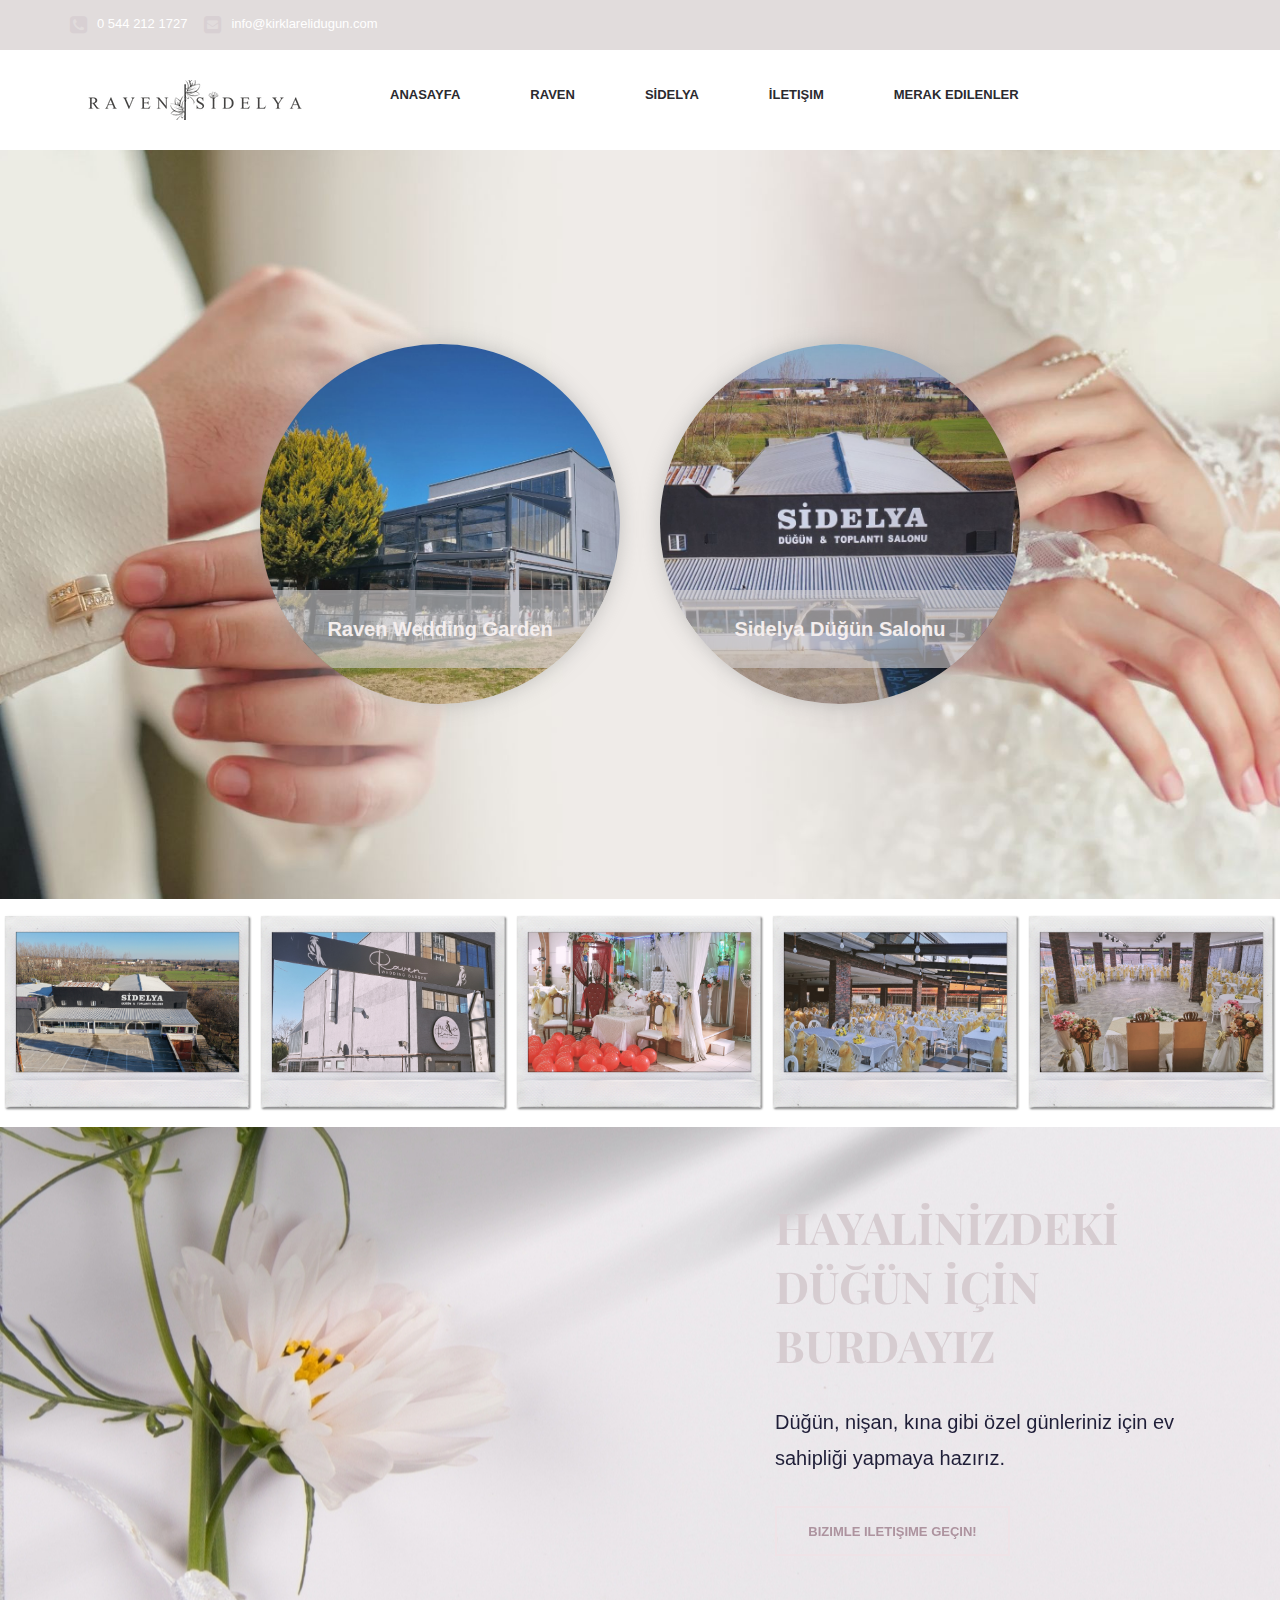
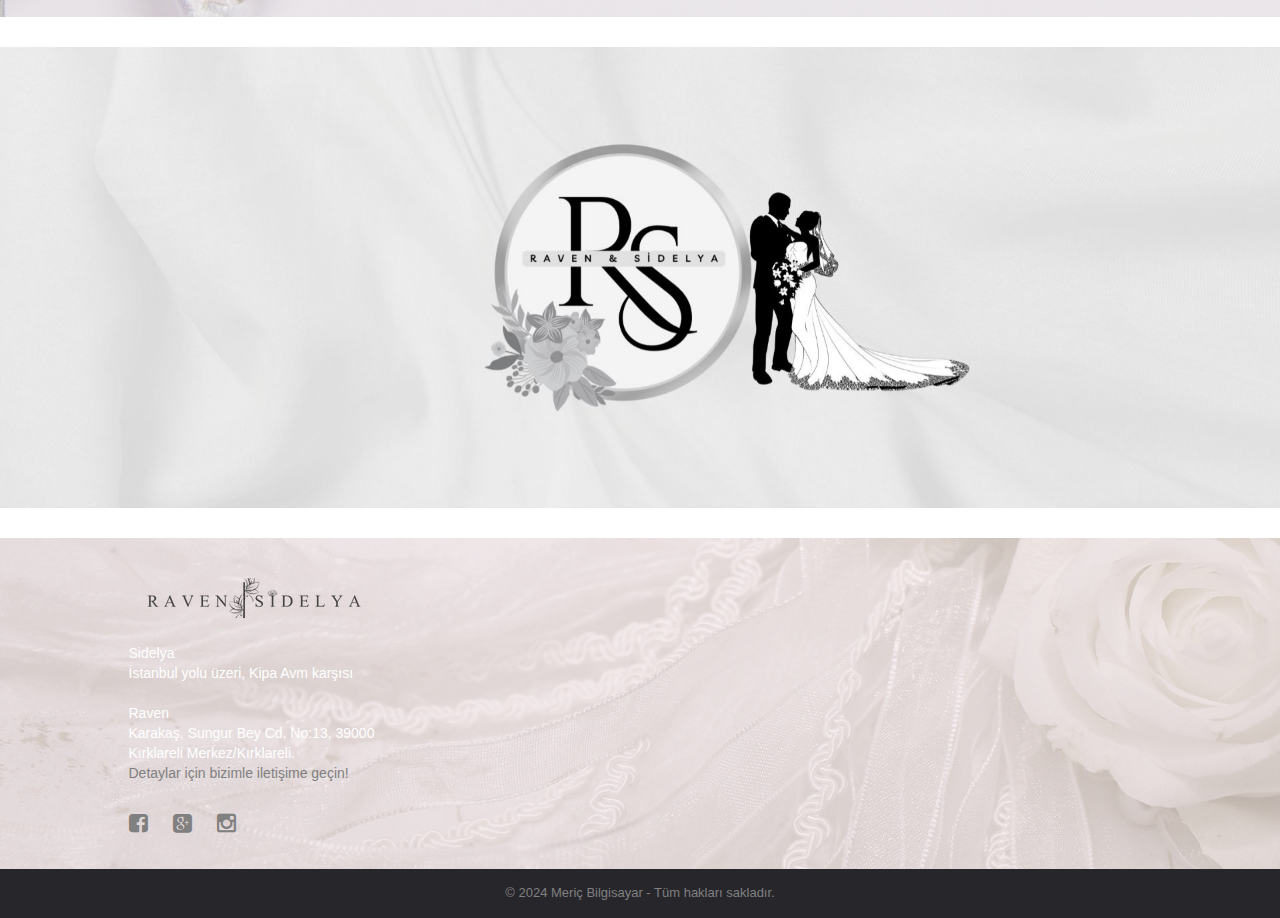
<file: index.html>
<!DOCTYPE html>
<html lang="en">

<head>
    <meta charset="utf-8">
    <meta http-equiv="X-UA-Compatible" content="IE=edge">
    <meta name="viewport" content="width=device-width, initial-scale=1">
    <title>Raven & Sidelya </title>

    <!-- fonts -->
    <link href='http://fonts.googleapis.com/css?family=Raleway:400,300,500,600,700' rel='stylesheet' type='text/css'>
    <link href='http://fonts.googleapis.com/css?family=Roboto+Slab:400,700,300' rel='stylesheet' type='text/css'>
    <link href='http://fonts.googleapis.com/css?family=Playfair+Display:400,700' rel='stylesheet' type='text/css'>
    <link href='font-awesome/css/font-awesome.css' rel='stylesheet' type='text/css'>
    <link href="https://fonts.googleapis.com/css2?family=Roboto:wght@400&family=Playfair+Display:wght@700&display=swap"
        rel="stylesheet">

    <!-- Bootstrap -->
    <link href="css/bootstrap.min.css" rel="stylesheet">

    <!-- main css -->
    <link href="style.css" rel="stylesheet">
    <link href="responsive.css" rel="stylesheet">

    <!-- Slider -->
    <link href="css/owl.carousel.css" rel="stylesheet">
    <link href="css/owl.theme.css" rel="stylesheet">
    <link href="css/owl.transitions.css" rel="stylesheet">

    <!-- lightbox -->
    <link href="css/prettyPhoto.css" rel="stylesheet">

    <!-- HTML5 shim and Respond.js for IE8 support of HTML5 elements and media queries -->
    <!-- WARNING: Respond.js doesn't work if you view the page via file:// -->
    <!--[if lt IE 9]>
      <script src="https://oss.maxcdn.com/html5shiv/3.7.2/html5shiv.min.js"></script>
      <script src="https://oss.maxcdn.com/respond/1.4.2/respond.min.js"></script>
    <![endif]-->
    <link rel="icon" type="image/png" href="images/fav-icon1.png" sizes="32x32">

    <head>
        <!-- Diğer meta ve stil dosyaları buraya gelir -->

        <!-- Google Tag (gtag.js) kodu buraya eklenir -->
        <script async src="https://www.googletagmanager.com/gtag/js?id=AW-11458740863"></script>
        <script>
            window.dataLayer = window.dataLayer || [];
            function gtag() { dataLayer.push(arguments); }
            gtag('js', new Date());

            gtag('config', 'AW-11458740863');
        </script>
    </head>
</head>

<body>

    <div id="wrapper" class="homepage-1"> <!-- wrapper -->
        <div id="header"> <!-- header -->
            <div class="top"> <!-- top -->
                <div class="container">
                    <ul class="top-support">
                        <li><i class="fa fa-phone-square"></i><span>0 544 212 1727</span></li>
                        <li><a href=""><i class="fa fa-envelope-square"></i><span>info@kirklarelidugun.com</span></a>
                        </li>
                    </ul>

                </div>


            </div>
        </div> <!-- top -->

        <div id="believe-nav"> <!-- Nav -->
            <div class="container">
                <div class="min-marg">
                    <nav class="navbar navbar-default">
                        <!-- <div class="container-fluid"> -->
                        <!-- Brand and toggle get grouped for better mobile display -->
                        <div class="navbar-header">
                            <button type="button" class="navbar-toggle collapsed" data-toggle="collapse"
                                data-target="#bs-example-navbar-collapse-1">
                                <span class="sr-only">Toggle navigation</span>
                                <span class="icon-bar"></span>
                                <span class="icon-bar"></span>
                                <span class="icon-bar"></span>
                            </button>
                            <a class="navbar-brand" href="index.html"><img src="images/logo.png" alt=""></a>
                        </div>

                        <!-- Collect the nav links, forms, and other content for toggling -->
                        <div class="collapse navbar-collapse" id="bs-example-navbar-collapse-1">
                            <ul class="nav navbar-nav">
                                <li><a href="index.html">Anasayfa<span class="sr-only">(current)</span></a></li>
                                <li class=><a href="raven1/index.html">Raven</a></li>
                                <li class=><a href="sidelya1/index.html">Sİdelya</a></li>
                                <!-- <li><a href="raven.html">Raven</a></li> -->
                                <!-- <li><a href="sidelya.html">Sidelya</a></li> -->
                                <li class=><a href="contact.html">İletişim</a></li>
                                <li class=><a href="askquestions.html">Merak edilenler</a></li>

                            </ul>

                        </div>
                        <!--</div> -->
                    </nav>


                    </nav>
                </div>
            </div>
        </div> <!-- header -->
        <div class="background">
            <div class="circles-container">
                <div class="circle">
                    <a href="raven1/index.html"> <!-- İlk düğün salonu bağlantısı -->
                        <img src="images/ravencircle.jpg" alt="Raven">
                        <div class="circle-text">Raven Wedding Garden</div>
                    </a>
                </div>
                <div class="circle">
                    <a href="sidelya1/index.html"> <!-- İkinci düğün salonu bağlantısı -->
                        <img src="images/sidelyacircle.jpg" alt="Sidelya">
                        <div class="circle-text">Sidelya Düğün Salonu</div>
                    </a>
                </div>
            </div>
        </div>




        <div id="slider-home"> <!-- Slider -->
            <div id="brand-carousel" class="owl-carousel owl-theme">
                <div class="item">
                    <img src="images/brand-1.png" alt="slide-1" class="img-responsive">
                </div>
                <div class="item">
                    <img src="images/brand-2.png" alt="slide-1" class="img-responsive">
                </div>
                <div class="item">
                    <img src="images/brand-3.png" alt="slide-1" class="img-responsive">
                </div>
                <div class="item">
                    <img src="images/brand-4.png" alt="slide-1" class="img-responsive">
                </div>

                <div class="item">
                    <img src="images/brand-5.png" alt="slide-1" class="img-responsive">
                </div>
                <div class="item">
                    <img src="images/brand-6.png" alt="slide-1" class="img-responsive">
                </div>
                <div class="item">
                    <img src="images/brand-7.png" alt="slide-1" class="img-responsive">
                </div>
                <div class="item">
                    <img src="images/brand-8.png" alt="slide-1" class="img-responsive">
                </div>
                <div class="item">
                    <img src="images/brand-9.jpg" alt="slide-1" class="img-responsive">
                </div>
                <div class="item">
                    <img src="images/brand-10.png" alt="slide-1" class="img-responsive">
                </div>
                <div class="item">
                    <img src="images/brand-11.png" alt="slide-1" class="img-responsive">
                </div>
                <div class="item">
                    <img src="images/brand-12.png" alt="slide-1" class="img-responsive">
                </div>
                <div class="item">
                    <img src="images/brand-13.png" alt="slide-1" class="img-responsive">
                </div>
                <div class="item">
                    <img src="images/brand-14.png" alt="slide-1" class="img-responsive">
                </div>
                <div class="item">
                    <img src="images/brand-15.png" alt="slide-1" class="img-responsive">
                </div>
                <div class="item">
                    <img src="images/brand-16.png" alt="slide-1" class="img-responsive">
                </div>
                <div class="item">
                    <img src="images/brand-17.png" alt="slide-1" class="img-responsive">
                </div>
                <div class="item">
                    <img src="images/brand-18.png" alt="slide-1" class="img-responsive">
                </div>
                <div class="item">
                    <img src="images/brand-19.png" alt="slide-1" class="img-responsive">
                </div>
                <div class="item">
                    <img src="images/brand-20.png" alt="slide-1" class="img-responsive">
                </div>
                <div class="item">
                    <img src="images/brand-21.png" alt="slide-1" class="img-responsive">
                </div>

            </div>
        </div> <!-- Slider -->

    </div>
    </div>
    </div>
    <div class="content-offers">
        <div class="container">
            <div class="ct-offers">
                <div class="ct-offers-title">Hayalİnİzdekİ düğün İçİn <br />burdayız</div>
                <p>Düğün, nişan, kına gibi özel günleriniz için ev sahipliği yapmaya hazırız.</p>
                <div>
                    <a href="contact.html" class="btn btn-magenta">Bizimle iletişime geçin!</a>
                </div>
            </div>
        </div>
    </div>

    <div id="main-slider"> <!-- Slider -->
        <div id="home-slider" class="owl-carousel owl-theme">
            <div class="item">
                <img src="images/slider-1.jpg" alt="slide-1" class="img-responsive">
                <div class="slider-desc">
                    <div class="container">
                        <div class="row">
                            <div class="col-md-6">
                                <div class="slide-offers-left">
                                    <div class="slide-offers-title"><span></span><br /></div>
                                    <p><br /></p>

                                </div>
                            </div>
                            <div class="col-md-6">
                                <div class="slide-offers-right">
                                    <div class="slide-offers-title"><span></span><br /></div>
                                    <p><br /></p>

                                </div>
                            </div>
                        </div>
                    </div>
                </div>
            </div>
            <div class="item">
                <img src="images/slider-2.jpg" alt="slide-2" class="img-responsive">
                <div class="slider-desc">
                    <div class="container">
                        <div class="row">
                            <div class="col-md-6">
                                <div class="slide-offers-left">
                                    <!-- İçerik buraya gelecek -->
                                </div>
                            </div>
                            <div class="col-md-6">
                                <!-- İçerik buraya gelecek -->
                            </div>
                        </div>
                    </div>
                </div>
            </div>
        </div>
    </div> <!-- Slider -->



    <div id="footer"><!-- Footer -->
        <div class="footer-widget">
            <div class="container">
                <div class="row">
                    <div class="col-md-3">
                        <div class="text-widget">

                            <img src="images/logo.png" alt="ft-logo">

                            <p>
                            <div>Sidelya</div>İstanbul yolu üzeri, Kipa Avm karşısı
                            <div></div>
                            <br />
                            <div>Raven</div>Karakaş, Sungur Bey Cd. No:13, 39000 Kırklareli Merkez/Kırklareli.<div><a
                                    href=""> Detaylar için bizimle iletişime geçin!</a> </div>
                            </p>
                            <ul class="ft-soc clearfix">
                                <li><a href="https://www.facebook.com/sidelya39/?locale=tr_TR"><i
                                            class="fa fa-facebook-square"></i></a></li>


                                <li><a
                                        href="https://www.google.com/maps?rlz=1C5GCEM_enTR1113TR1113&um=1&ie=UTF-8&fb=1&gl=tr&sa=X&geocode=KdkcBMNeU6dAMUCqmP7655MM&daddr=%C4%B0stanbul+yolu+%C3%BCzeri+Migros+kar%C5%9F%C4%B1s%C4%B1,+39010+K%C4%B1rklareli+Merkez/K%C4%B1rklareli"><i
                                            class="fa fa-google-plus-square"></i></a></li>
                                <li><a
                                        href="https://www.instagram.com/sidelyadugun?utm_source=ig_web_button_share_sheet&igsh=ZDNlZDc0MzIxNw=="><i
                                            class="fa fa-instagram"></i></a></li>

                            </ul>
                            <div class="clearfix"></div>
                        </div>
                    </div>
                    <div class="col-md-2">
                        <div class="quick-links">

                            </ul>
                        </div>
                    </div>
                    <div class="col-md-2">
                        <div class="term">
                            <div class="wid-title">&nbsp;</div>
                            <p>

                            </p>
                        </div>
                    </div>
                    <div class="col-md-2">
                        <div class="quick-links">



                        </div>
                    </div>

                </div>
            </div>
        </div>
    </div>
    </div>
    <div class="footer-text">
        <div class="container">
            <p>&copy; 2024 Meriç Bilgisayar - Tüm hakları sakladır. </a></p>
        </div>
    </div>
    </div><!-- Footer -->
    </div> <!-- wrapper -->

    <!-- jQuery (necessary for Bootstrap's JavaScript plugins) -->
    <script src="js/library.js"></script>
    <!-- Include all compiled plugins (below), or include individual files as needed -->
    <script src="js/bootstrap.min.js"></script>
    <script src="js/owl.carousel.min.js"></script>
    <script src="js/jquery.raty.js"></script>
    <script src="js/ui.js"></script>
    <script src="js/jquery.prettyPhoto.js"></script>
    <script src="js/jquery.selectbox-0.2.js"></script>
    <script src="js/theme-script.js"></script>
</body>

</html>
</file>
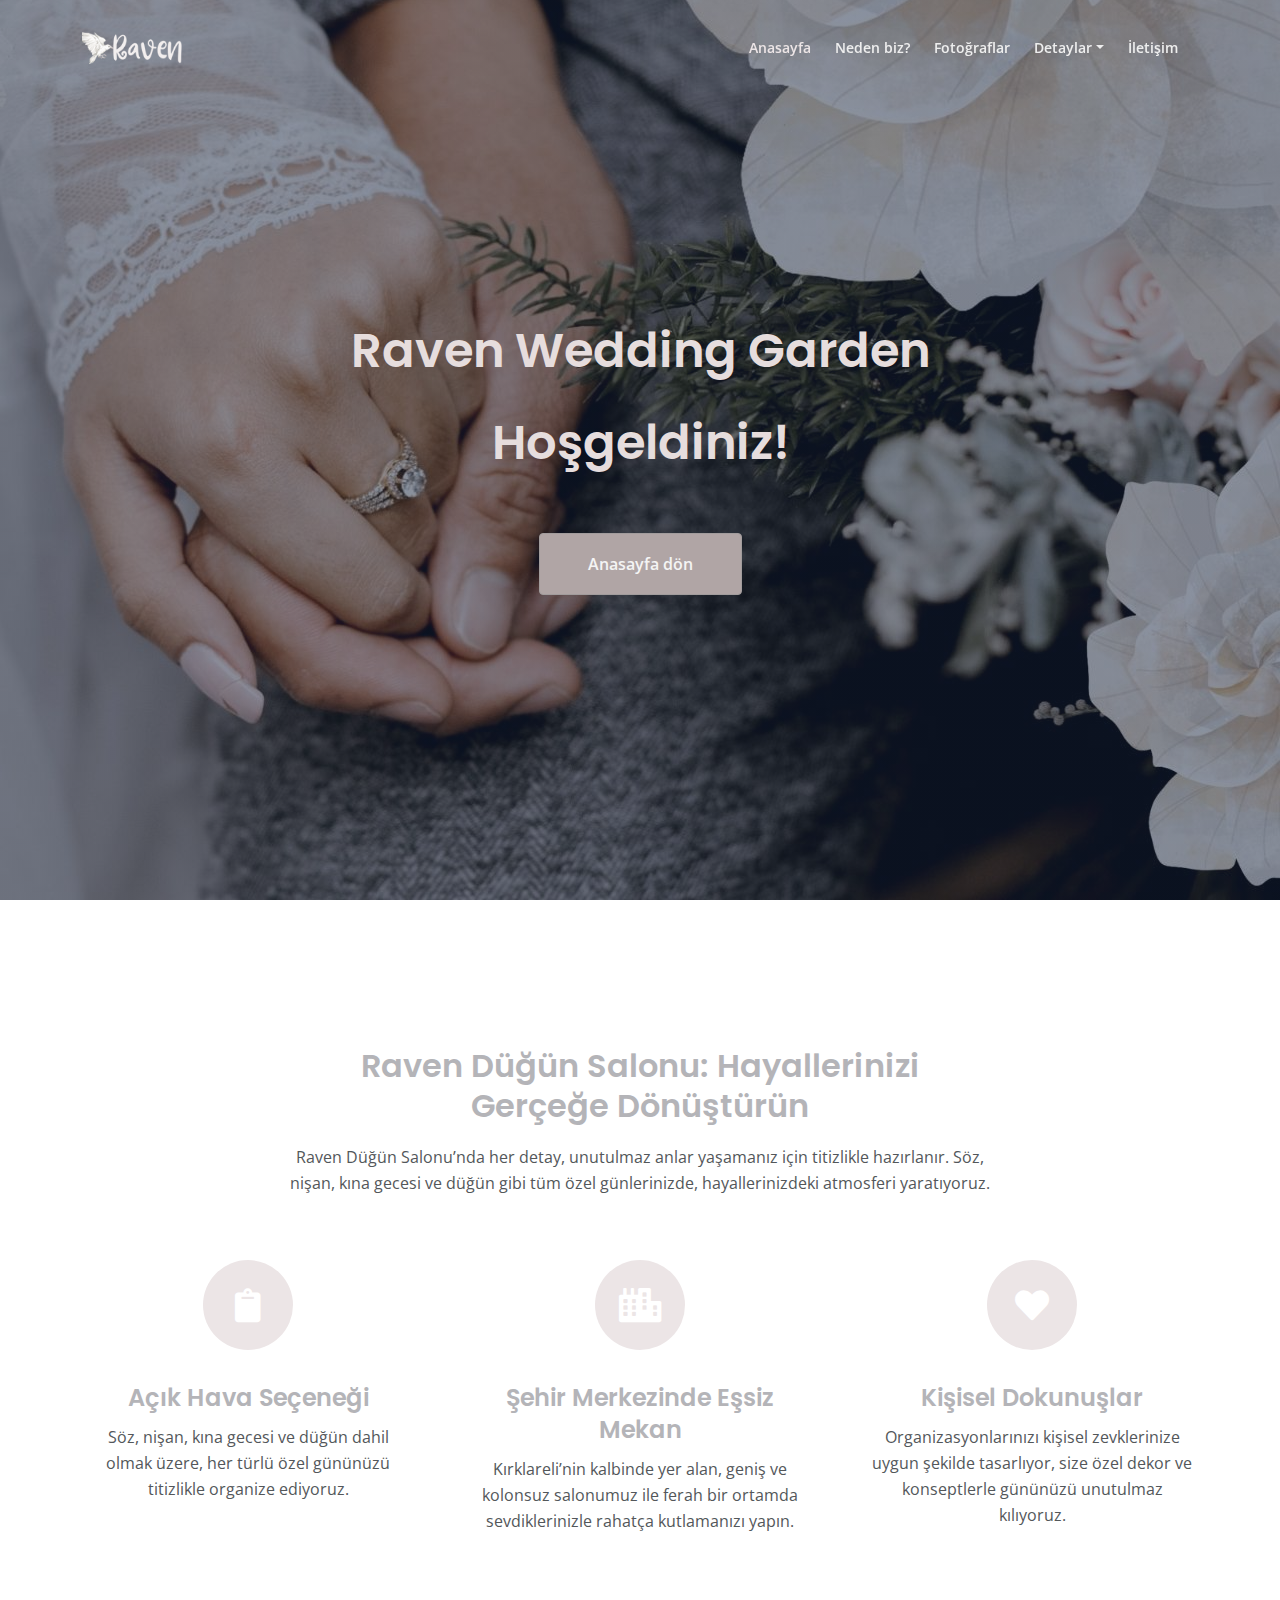
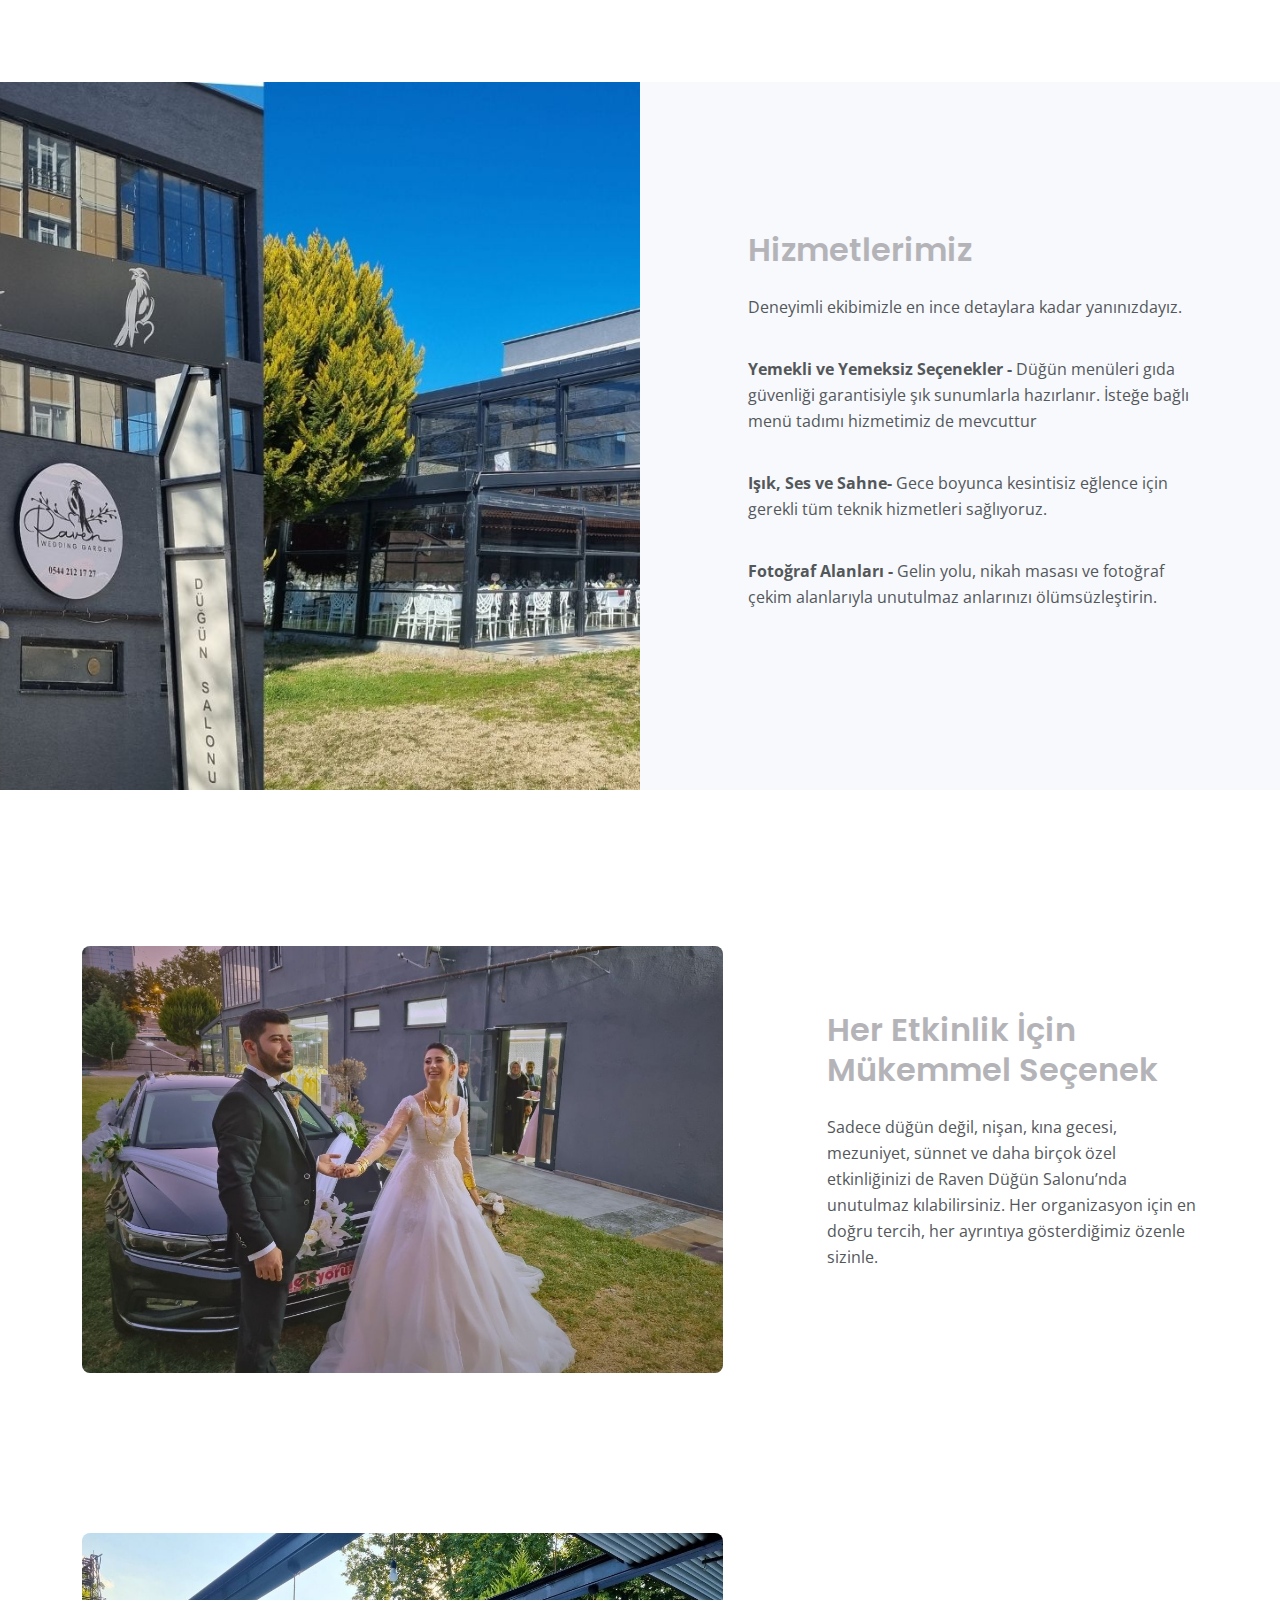
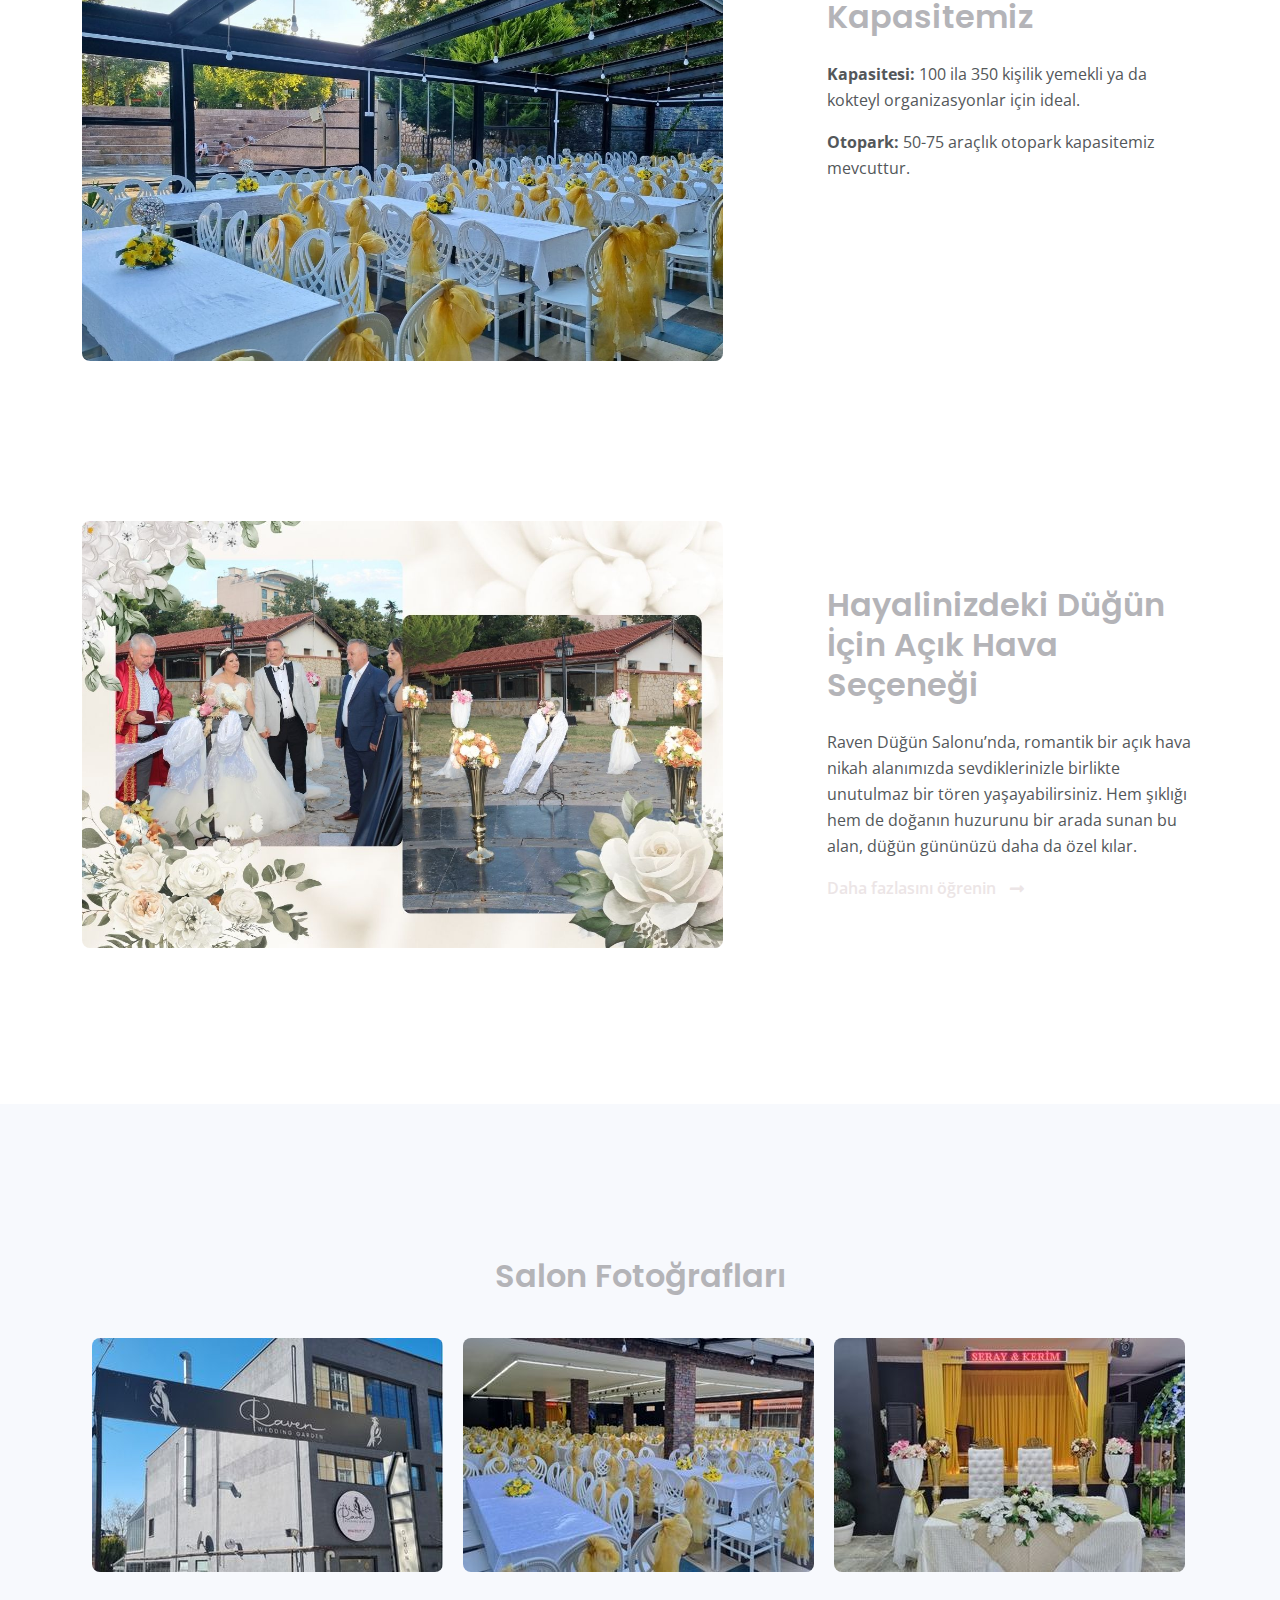
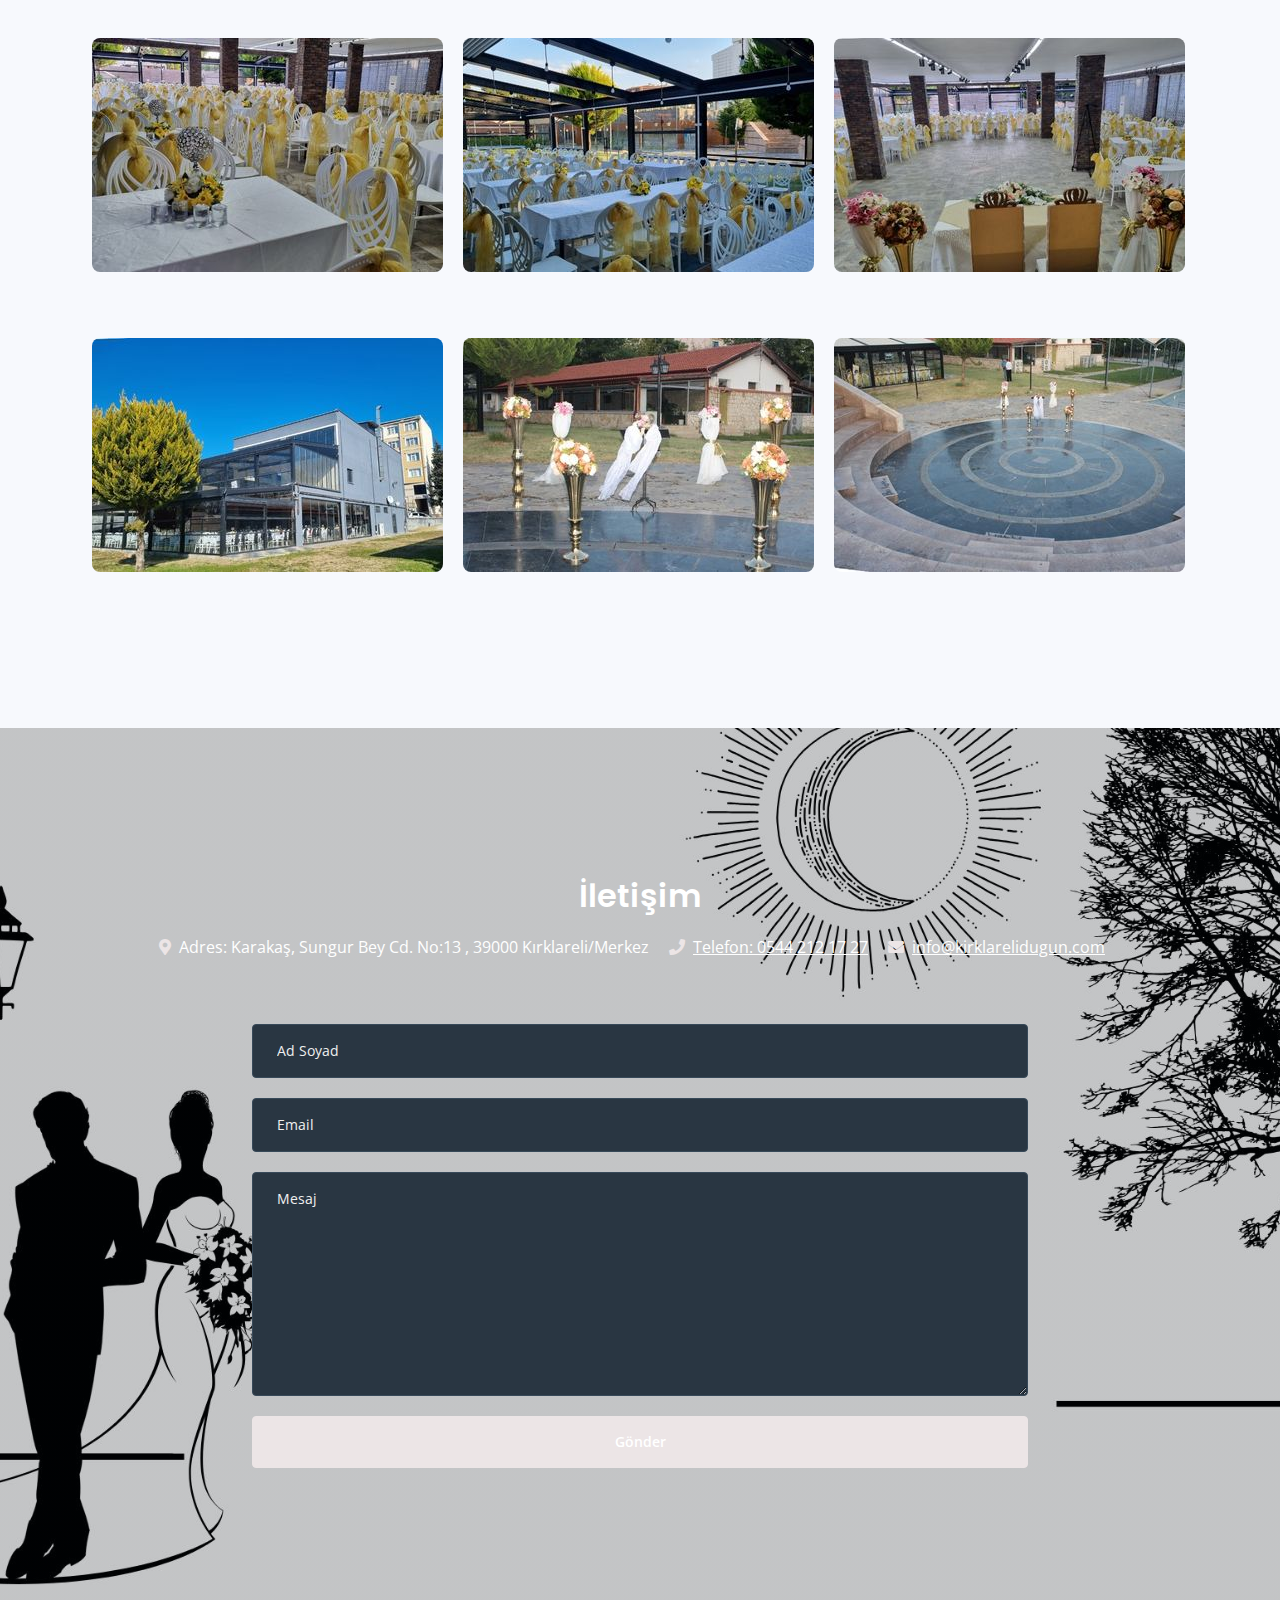
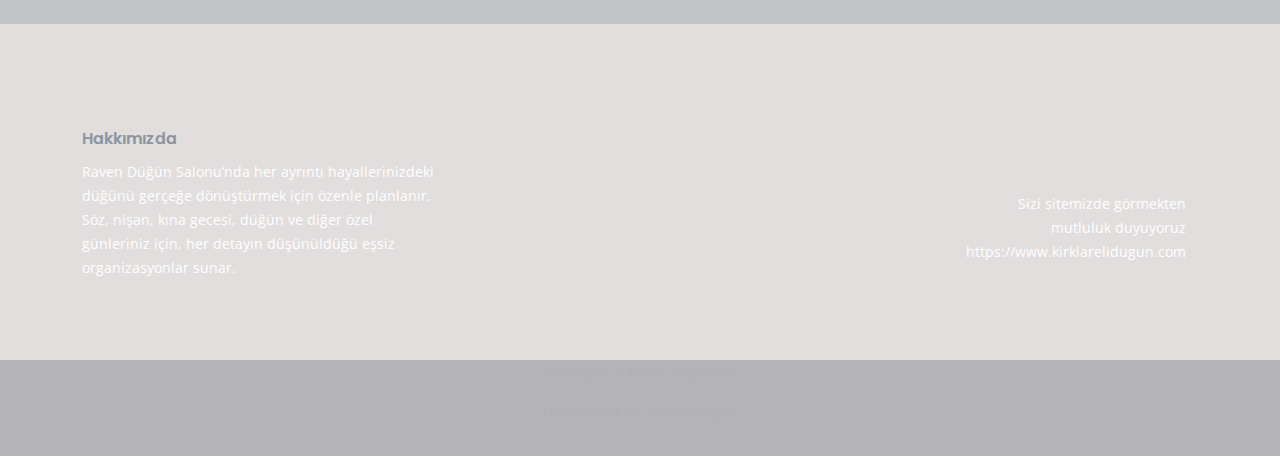
<file: raven1/index.html>
<!DOCTYPE html>
<html lang="en">
<head>
    <meta charset="utf-8">
    <meta name="viewport" content="width=device-width, initial-scale=1, shrink-to-fit=no">
    
    <!-- SEO Meta Tags -->
    <meta name="description" content="Your description">
    <meta name="author" content="Your name">

    <!-- OG Meta Tags to improve the way the post looks when you share the page on Facebook, Twitter, LinkedIn -->
	<meta property="og:site_name" content="" /> <!-- website name -->
	<meta property="og:site" content="" /> <!-- website link -->
	<meta property="og:title" content=""/> <!-- title shown in the actual shared post -->
	<meta property="og:description" content="" /> <!-- description shown in the actual shared post -->
	<meta property="og:image" content="" /> <!-- image link, make sure it's jpg -->
	<meta property="og:url" content="" /> <!-- where do you want your post to link to -->
	<meta name="twitter:card" content="summary_large_image"> <!-- to have large image post format in Twitter -->

    <!-- Webpage Title -->
    <title>Raven</title>
    
    <!-- Styles -->
    <link href="https://fonts.googleapis.com/css2?family=Open+Sans:ital,wght@0,400;0,600;0,700;1,400&display=swap" rel="stylesheet">
    <link href="https://fonts.googleapis.com/css2?family=Poppins:wght@600&display=swap" rel="stylesheet">
    <link href="css/bootstrap.min.css" rel="stylesheet">
    <link href="css/fontawesome-all.min.css" rel="stylesheet">
    <link href="css/swiper.css" rel="stylesheet">
    <link rel="stylesheet" href="https://cdnjs.cloudflare.com/ajax/libs/font-awesome/5.15.4/css/all.min.css">
	<link href="css/styles.css" rel="stylesheet">
	
	<!-- fav-icon1  -->
<link rel="icon" type="png" href="images/fav-icon1.png">
</head>
<body>
    
    <!-- Navigation -->
    <nav id="navbar" class="navbar navbar-expand-lg fixed-top navbar-dark" aria-label="Main navigation">
        <div class="container">

            <!-- Image Logo -->
            <a class="navbar-brand logo-image" href="index.html"><img src="images/logo.png" alt="alternative"></a> 

            <!-- Text Logo - Use this if you don't have a graphic logo -->
            <!-- <a class="navbar-brand logo-text" href="index.html">Desi</a> -->

            <button class="navbar-toggler p-0 border-0" type="button" id="navbarSideCollapse" aria-label="Toggle navigation">
                <span class="navbar-toggler-icon"></span>
            </button>

            <div class="navbar-collapse offcanvas-collapse" id="navbarsExampleDefault">
                <ul class="navbar-nav ms-auto navbar-nav-scroll">
                    <li class="nav-item">
                        <a class="nav-link active" aria-current="page" href="../index.html">Anasayfa</a>
                    </li>
                    <li class="nav-item">
                        <a class="nav-link" href="#services">Neden biz?</a>
                    </li>
                    <li class="nav-item">
                        <a class="nav-link" href="#projects">Fotoğraflar</a>
                    </li>
                    <li class="nav-item dropdown">
                        <a class="nav-link dropdown-toggle" href="#" id="dropdown01" data-bs-toggle="dropdown"
                            aria-expanded="false">Detaylar</a>
                        <ul class="dropdown-menu" aria-labelledby="dropdown01">
                            <li><a class="dropdown-item" href="article.html">Salon detayları</a></li>
                            
                            
                           
                        </ul>
                    </li>
                    <li class="nav-item">
                        <a class="nav-link" href="#contact">İletişim </a>
                    </li>
                </ul>
                <span class="nav-item social-icons">
                    <!-- <span class="fa-stack">
                        <a href="https://www.facebook.com/Raven39/?locale=tr_TR">
                            <i class="fas fa-circle fa-stack-2x"></i>
                            <i class="fab fa-facebook-f fa-stack-1x"></i>
                        </a>
                    </span>
                    <span class="fa-stack">
                        <a href="https://www.instagram.com/Ravendugun/">
                            <i class="fas fa-circle fa-stack-2x"></i>
                            <i class="fab fa-instagram fa-stack-1x"></i>
                        </a>
                    </span> -->
                </span>
            </div> <!-- end of navbar-collapse -->
        </div> <!-- end of container -->
    </nav> <!-- end of navbar -->
    <!-- end of navigation -->

      
    <!-- Header -->
    <header id="header" class="header">
        <div class="header-content">
            <div class="container">
                <div class="row">
                    <div class="col-lg-12">
                        <h1 class="h1-large">Raven Wedding Garden <div>Hoşgeldiniz!</div></h1>
                        
                        <a class="btn-solid-lg" href="../index.html">Anasayfa dön</a>
                    </div> <!-- end of col -->
                </div> <!-- end of row -->
            </div> <!-- end of container -->
        </div> <!-- end of header-content -->
        
        <!-- Video Background -->
        <video autoplay loop muted id="video-background" poster="images/header-background.jpg" playsinline>
            <source src="images/header-background.jpg" type="jpg" />
        </video>
        <!-- end of video background -->

    </header> <!-- end of header -->
    <!-- end of header -->


    <!-- Introduction -->
    <div id="introduction" class="cards-1">
        <div class="container">
            <div class="row">
                <div class="col-lg-12">
                    <h2 class="h2-heading">Raven Düğün Salonu: Hayallerinizi Gerçeğe Dönüştürün</h2>
                    <p class="p-heading">Raven Düğün Salonu’nda her detay, unutulmaz anlar yaşamanız için titizlikle hazırlanır. Söz, nişan, kına gecesi ve düğün
                    gibi tüm özel günlerinizde, hayallerinizdeki atmosferi yaratıyoruz.</p>
                </div> <!-- end of col -->
            </div> <!-- end of row -->
            <div class="row">
                <div class="col-lg-12">

                    <!-- Card -->
                    <div class="card">
                        <div class="card-icon">
                            <i class="fas fa-clipboard"></i> <!-- Yeni ikon: Clipboard -->
                        </div>
                        <div class="card-body">
                            <h4 class="card-title">Açık Hava Seçeneği</h4>
                            <div class="card-text">
                                Söz, nişan, kına gecesi ve düğün dahil olmak üzere, her türlü özel gününüzü titizlikle organize ediyoruz.
                            </div>
                        </div>
                    </div>
                    <!-- end of card -->
                    
                    <!-- Card -->
                    <div class="card">
                        <div class="card-icon">
                            <i class="fas fa-city"></i> <!-- Yeni ikon: Şehir -->
                        </div>
                        <div class="card-body">
                            <h4 class="card-title">Şehir Merkezinde Eşsiz Mekan</h4>
                            <div class="card-text">Kırklareli’nin kalbinde yer alan, geniş ve kolonsuz salonumuz ile ferah bir ortamda sevdiklerinizle rahatça kutlamanızı
                            yapın.
</div>
                        </div>
                    </div>
                    <!-- end of card -->
                    
                    <!-- Card -->
                    <div class="card">
                        <div class="card-icon">
                            <i class="fas fa-heart"></i> <!-- Yeni ikon: Düğün yüzükleri -->
                        </div>
                        <div class="card-body">
                            <h4 class="card-title">Kişisel Dokunuşlar</h4>
                            <div class="card-text">
                            Organizasyonlarınızı kişisel zevklerinize uygun şekilde tasarlıyor, size özel dekor ve konseptlerle gününüzü unutulmaz
                            kılıyoruz.
                            </div>
                        </div>
                    </div>
                    <!-- end of card -->
                </div> <!-- end of col -->
            </div> <!-- end of row -->
        </div> <!-- end of container -->
    </div> <!-- end of cards-1 -->
    <!-- end of introduction -->


    <!-- Details -->
	<div class="split">
		<div class="area-1">
		</div><!-- end of area-1 on same line and no space between comments to eliminate margin white space --><div class="area-2 bg-gray">
            <div class="container">    
                <div class="row">
                    <div class="col-lg-12">     
                        
                        <!-- Text Container -->
                        <div class="text-container">
                            <h2>Hizmetlerimiz</h2>
                            <p>Deneyimli ekibimizle en ince detaylara kadar yanınızdayız.
</p>
                            <p><strong>Yemekli ve Yemeksiz Seçenekler -</strong> Düğün menüleri gıda güvenliği garantisiyle şık sunumlarla hazırlanır. İsteğe bağlı menü tadımı hizmetimiz de mevcuttur</p>
                            <p><strong>Işık, Ses ve Sahne-</strong> Gece boyunca kesintisiz eğlence için gerekli tüm teknik hizmetleri sağlıyoruz.
                            </p>
                            <p><strong>Fotoğraf Alanları -</strong> Gelin yolu, nikah masası ve fotoğraf çekim alanlarıyla unutulmaz anlarınızı ölümsüzleştirin.
</p>
                        </div> <!-- end of text-container -->
                        <!-- end of text container -->

                    </div> <!-- end of col -->
                </div> <!-- end of row -->
            </div> <!-- end of container -->
		</div> <!-- end of area-2 -->
    </div> <!-- end of split -->
    <!-- end of details -->


    <!-- Services 1 -->
    <div id="services" class="basic-1">
        <div class="container">
            <div class="row">
                <div class="col-lg-7">
                    <div class="image-container">
                        <img class="img-fluid" src="images/services-1.jpg" alt="alternative">
                    </div> <!-- end of image-container -->
                </div> <!-- end of col -->
                <div class="col-lg-5">
                    <div class="text-container">
                        <h2>Her Etkinlik İçin Mükemmel Seçenek</h2>
                        <p> Sadece düğün değil, nişan, kına gecesi, mezuniyet, sünnet ve daha birçok özel etkinliğinizi de Raven Düğün
                            Salonu’nda
                            unutulmaz kılabilirsiniz. Her organizasyon için en doğru tercih, her ayrıntıya gösterdiğimiz özenle sizinle.</p>
                        
                        </div>
                       <!-- end of text-container -->
                </div> <!-- end of col -->
            </div> <!-- end of row -->
        </div> <!-- end of container -->
    </div> <!-- end of basic-1 -->
    <!-- end of services 1 -->


    <!-- Services 2 -->
    <div class="basic-2">
        <div class="container">
            <div class="row">
                <div class="col-lg-7">
                    <div class="image-container">
                        <img class="img-fluid" src="images/services-2.jpg" alt="alternative">
                    </div> <!-- end of image-container -->
                </div> <!-- end of col -->
                <div class="col-lg-5">
                    <div class="text-container">
                        <h2>Kapasitemiz</h2>
                        <p><strong> Kapasitesi:</strong> 100 ila 350 kişilik yemekli ya da kokteyl organizasyonlar için ideal.</p>
                        <p> <strong> Otopark:</strong> 50-75 araçlık otopark kapasitemiz mevcuttur.</p>
                        
                        </div>
                         <!-- end of text-container -->
                </div> <!-- end of col -->
            </div> <!-- end of row -->
        </div> <!-- end of container -->
    </div> <!-- end of basic-2 -->
    <!-- end of services 2 -->
    
    
    <!-- Services 3 -->
    <div class="basic-3">
        <div class="container">
            <div class="row">
                <div class="col-lg-7">
                    <div class="image-container">
                        <img class="img-fluid" src="images/services-3.jpg" alt="alternative">
                    </div> <!-- end of image-container -->
                </div> <!-- end of col -->
                <div class="col-lg-5">
                    <div class="text-container">
                        <h2>Hayalinizdeki Düğün İçin Açık Hava Seçeneği</h2>
                        <p>Raven Düğün Salonu’nda, romantik bir açık hava nikah alanımızda sevdiklerinizle birlikte unutulmaz bir
                        tören yaşayabilirsiniz. Hem şıklığı hem de doğanın huzurunu bir arada sunan bu alan, düğün gününüzü daha da özel kılar.</p>
                        <a class="read-more no-line green" href="terms.html">Daha fazlasını öğrenin <span class="fas fa-long-arrow-alt-right"></span></a>
                    </div> <!-- end of text-container -->
                </div> <!-- end of col -->
            </div> <!-- end of row -->
        </div> <!-- end of container -->
    </div> <!-- end of basic-3 -->
    <!-- end of services 3 -->


    <!-- Projects -->
	<div id="projects" class="filter bg-gray">
		<div class="container">
            <div class="row">
                <div class="col-lg-12">
                    <h2 class="h2-heading">Salon Fotoğrafları</h2>
                </div> <!-- end of col -->
            </div> <!-- end of row -->
            <div class="row">
                <div class="col-lg-12">
                    
                   
                    <div class="grid">
                        <div class="element-item finance">
                            <a href="article.html">
                                <img class="img-fluid" src="images/project-1.jpg" alt="alternative">
                               
                            </a>
                        </div>
                        <div class="element-item finance">
                            <a href="article.html">
                                <img class="img-fluid" src="images/project-2.jpg" alt="alternative">
                                
                            </a>
                        </div>
                        <div class="element-item finance">
                            <a href="article.html">
                                <img class="img-fluid" src="images/project-3.jpg" alt="alternative">
                                
                            </a>
                        </div>
                        <div class="element-item business finance">
                            <a href="article.html">
                                <img class="img-fluid" src="images/project-4.jpg" alt="alternative">
                                
                            </a>
                        </div>
                        <div class="element-item business finance">
                            <a href="article.html">
                                <img class="img-fluid" src="images/project-5.jpg" alt="alternative">
                                
                            </a>
                        </div>
                        <div class="element-item business software">
                            <a href="article.html">
                                <img class="img-fluid" src="images/project-6.jpg" alt="alternative">
                               
                            </a>
                        </div>
                        <div class="element-item business software">
                            <a href="article.html">
                                <img class="img-fluid" src="images/project-7.jpg" alt="alternative">
                                
                            </a>
                        </div>
                        <div class="element-item business software">
                            <a href="article.html">
                                <img class="img-fluid" src="images/project-8.jpg" alt="alternative">
                                
                            </a>
                        </div>
                        <div class="element-item business software">
                            <a href="article.html">
                                <img class="img-fluid" src="images/project-9.jpg" alt="alternative">
                                
                            </a>
                        </div>
                    </div> <!-- end of grid -->
                    <!-- end of filter -->
                    
                </div> <!-- end of col -->
            </div> <!-- end of row -->
		</div> <!-- end of container -->
    </div> <!-- end of filter -->
    <!-- end of projects -->


    


<!-- Contact -->
<div id="contact" class="form-1">
    <div class="container">
        <div class="row">
            <div class="col-lg-12">
                <h2 class="h2-heading">İletişim </h2>
                <ul class="list-unstyled li-space-lg">
                    <li><i class="fas fa-map-marker-alt"></i> &nbsp;Adres: Karakaş, Sungur Bey Cd. No:13 , 39000
                        Kırklareli/Merkez</li>
                    <li><i class="fas fa-phone"></i> &nbsp;<a href="tel:00817202212">Telefon: 0544 212 17 27</a></li>
                    <li><i class="fas fa-envelope"></i> &nbsp;<a
                            href="mailto:info@kirklarelidugun.com">info@kirklarelidugun.com</a></li>
                </ul>
            </div> <!-- end of col -->
        </div> <!-- end of row -->
        <div class="row">
            <div class="col-lg-10 offset-lg-1">

                <!-- Contact Form -->
                <form action="send_email.php" method="POST">
                    <div class="form-group">
                        <input type="text" class="form-control-input" name="name" placeholder="Ad Soyad" required>
                    </div>
                    <div class="form-group">
                        <input type="email" class="form-control-input" name="email" placeholder="Email" required>
                    </div>
                    <div class="form-group">
                        <textarea class="form-control-textarea" name="message" placeholder="Mesaj" required></textarea>
                    </div>
                    <div class="form-group">
                        <button type="submit" class="form-control-submit-button">Gönder</button>
                    </div>
                </form>
                <!-- end of contact form -->

            </div> <!-- end of col -->
        </div> <!-- end of row -->
    </div> <!-- end of container -->
</div> <!-- end of form-1 -->
<!-- end of contact -->
    <!-- Footer -->
    <div class="footer">
        <div class="container">
            <div class="row">
                <div class="col-lg-12">
                    <div class="footer-col first">
                        <h6>Hakkımızda</h6>
                        <p class="p-small">Raven Düğün Salonu’nda her ayrıntı hayallerinizdeki düğünü gerçeğe dönüştürmek için özenle planlanır. Söz, nişan, kına gecesi, düğün ve diğer özel günleriniz için, her detayın düşünüldüğü eşsiz
                        organizasyonlar sunar.</p>
                    </div> <!-- end of footer-col -->
                    <div class="footer-col second">
                        <h6></h6>
                        <ul class="list-unstyled li-space-lg p-small">
                            <!-- <li>Important: <a href="terms.html">Terms & Conditions</a>, <a href="privacy.html">Privacy Policy</a></li>
                            <li>Useful: <a href="#">Colorpicker</a>, <a href="#">Icon Library</a>, <a href="#">Illustrations</a></li>
                            <li>Menu: <a href="#header">Home</a>, <a href="#services">Services</a>, <a href="#projects">Projects</a>, <a href="#contact">Contact</a></li> -->
                        </ul>
                    </div> <!-- end of footer-col -->
                    <div class="footer-col third">
                        <!-- <span class="fa-stack">
                            <a href="https://www.facebook.com/Raven39/?locale=tr_TR">
                                <i class="fas fa-circle fa-stack-2x"></i>
                                <i class="fab fa-facebook-f fa-stack-1x"></i>
                            </a> -->
                        </span>
                       
                       
                        </span>
                        <span class="fa-stack">
                            <!-- <a href="https://www.instagram.com/Ravendugun/">
                                <i class="fas fa-circle fa-stack-2x"></i>
                                <i class="fab fa-instagram fa-stack-1x"></i>
                            </a> -->
                        </span>
                        <p class="p-small">Sizi sitemizde görmekten mutluluk duyuyoruz <a href="mailto:contact@site.com">https://www.kirklarelidugun.com</strong></a></p>
                    </div> <!-- end of footer-col -->
                </div> <!-- end of col -->
            </div> <!-- end of row -->
        </div> <!-- end of container -->
    </div> <!-- end of footer -->  
    <!-- end of footer -->


    <!-- Copyright -->
    <div class="copyright">
        <div class="container">
            <div class="row">
                <div class="col-lg-12">
                    <p class="p-small">Copyright © <a href="#your-link">Meriç Bilgisayar</a></p>
                </div> <!-- end of col -->
            </div> <!-- enf of row -->
    
            <div class="row">
                <div class="col-lg-12">
                    <p class="p-small">Distributed by: <a href="https://themewagon.com/" target="_blank">Themewagon</a></p>
                </div> <!-- end of col -->
            </div> <!-- enf of row -->
        </div> <!-- end of container -->
    </div> <!-- end of copyright -->
    <!-- end of copyright -->

            <div class="row">
                <div class="col-lg-12">
                    <p class="p-small"></p>
                </div> <!-- end of col -->
            </div> <!-- enf of row -->
        </div> <!-- end of container -->
    </div> <!-- end of copyright --> 
    <!-- end of copyright -->
    

    <!-- Back To Top Button -->
    <button onclick="topFunction()" id="myBtn">
        <img src="images/up-arrow.png" alt="alternative">
    </button>
    <!-- end of back to top button -->
    	
    <!-- Scripts -->
    <script src="js/bootstrap.min.js"></script> <!-- Bootstrap framework -->
    <script src="js/swiper.min.js"></script> <!-- Swiper for image and text sliders -->
    <script src="js/purecounter.min.js"></script> <!-- Purecounter counter for statistics numbers -->
    <script src="js/isotope.pkgd.min.js"></script> <!-- Isotope for filter -->
    <script src="js/scripts.js"></script> <!-- Custom scripts -->
</body>
</html>
</file>
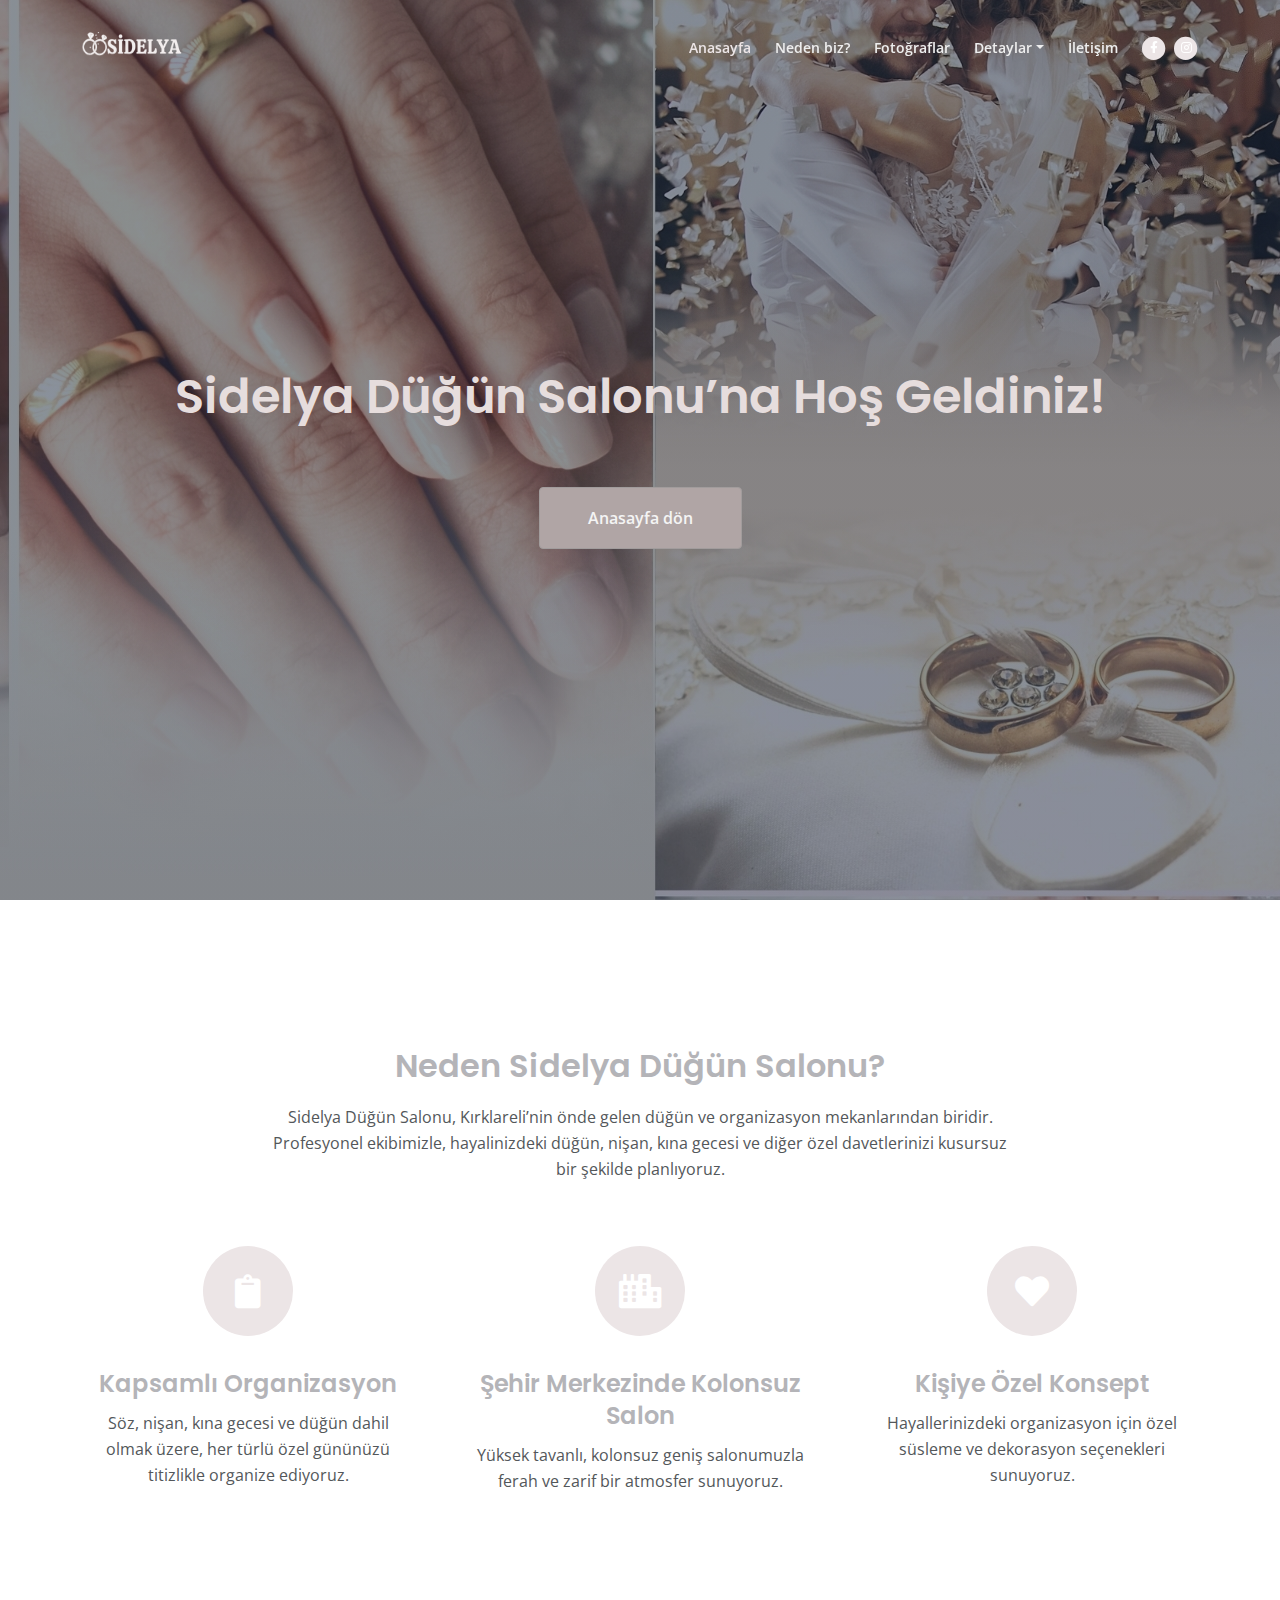
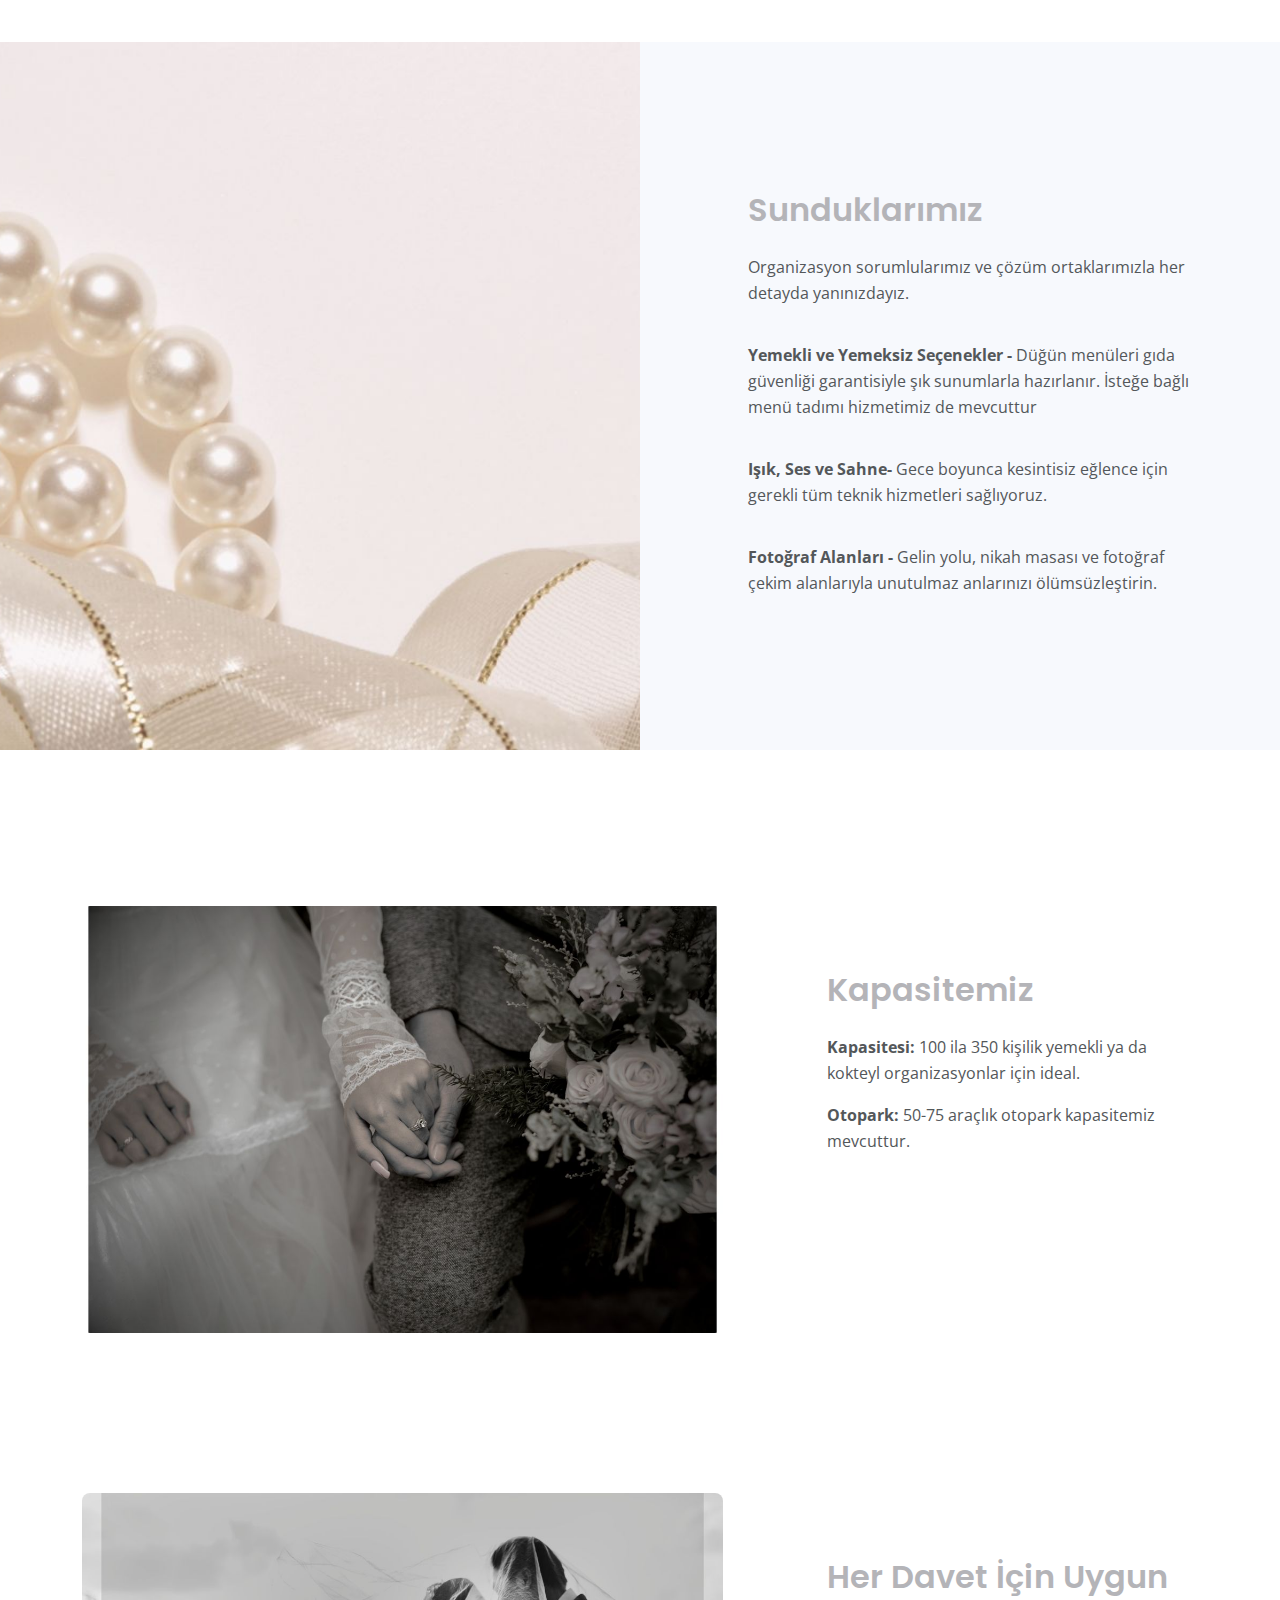
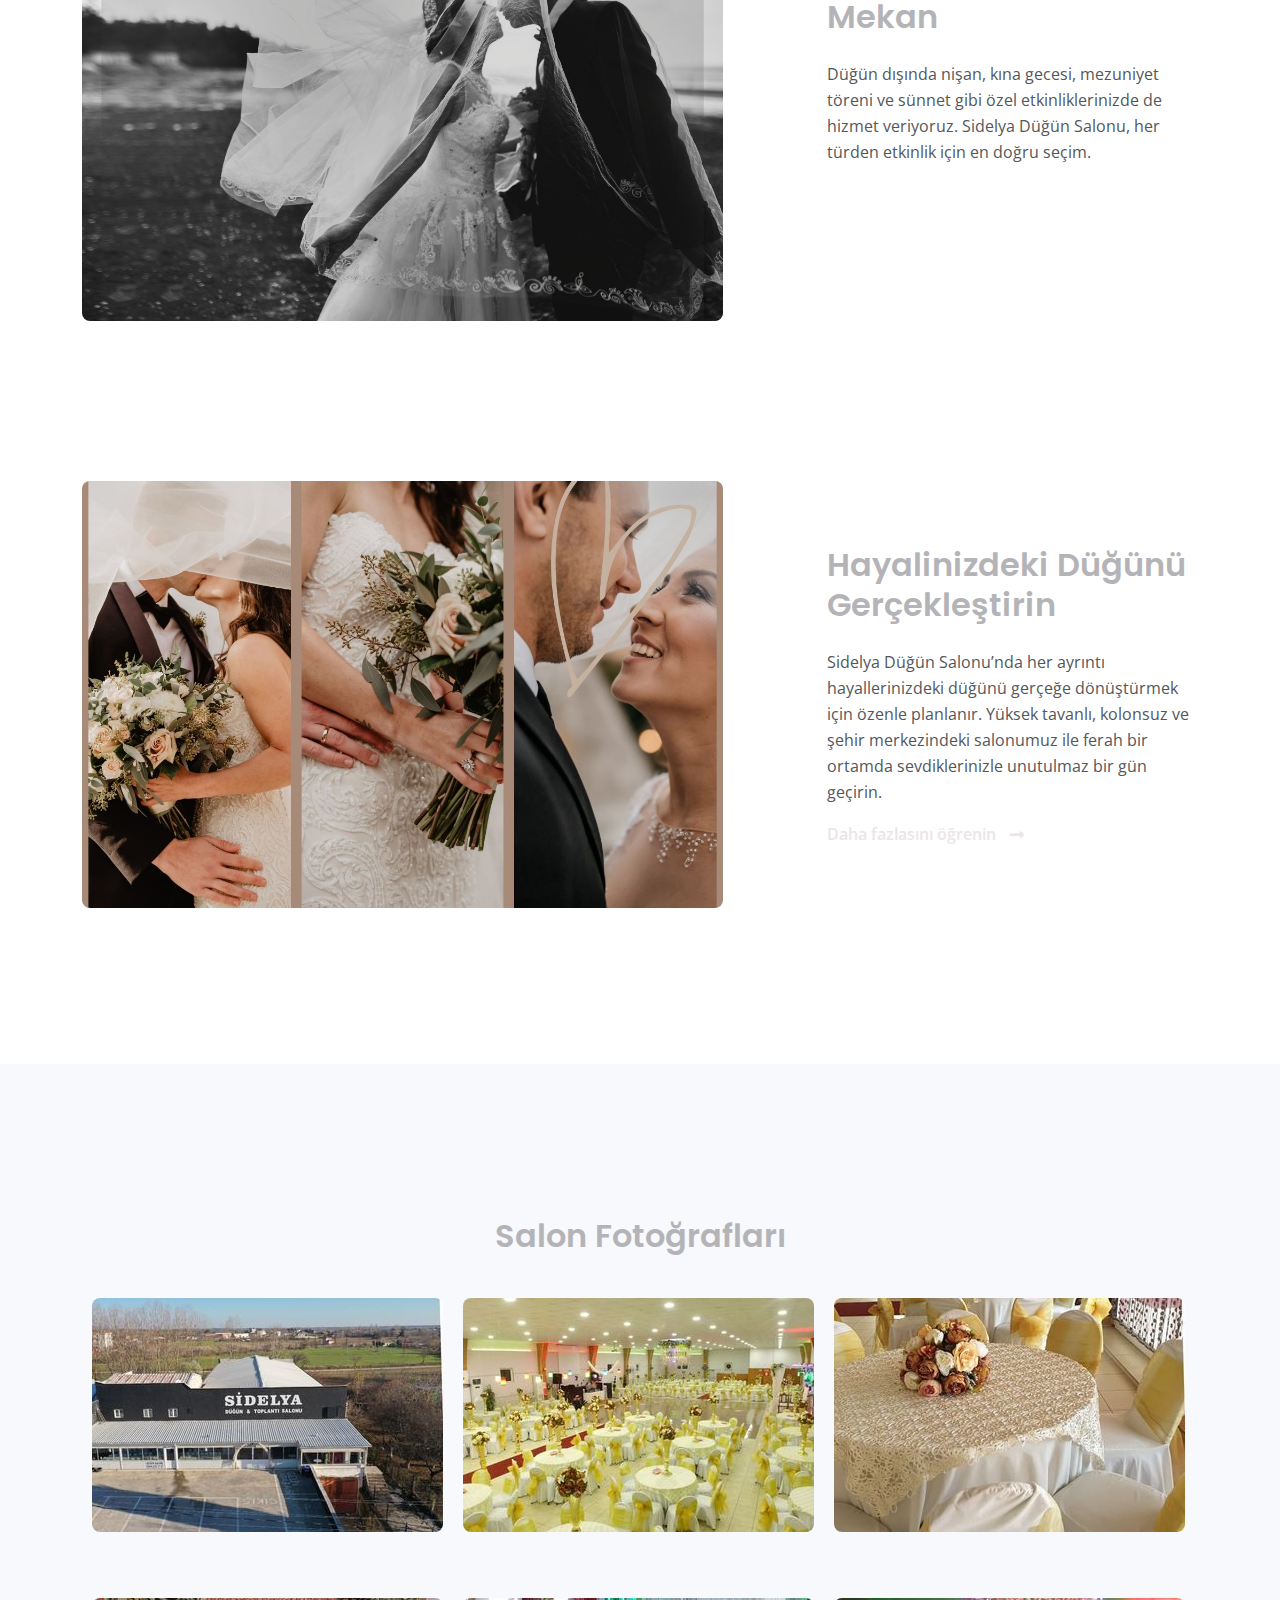
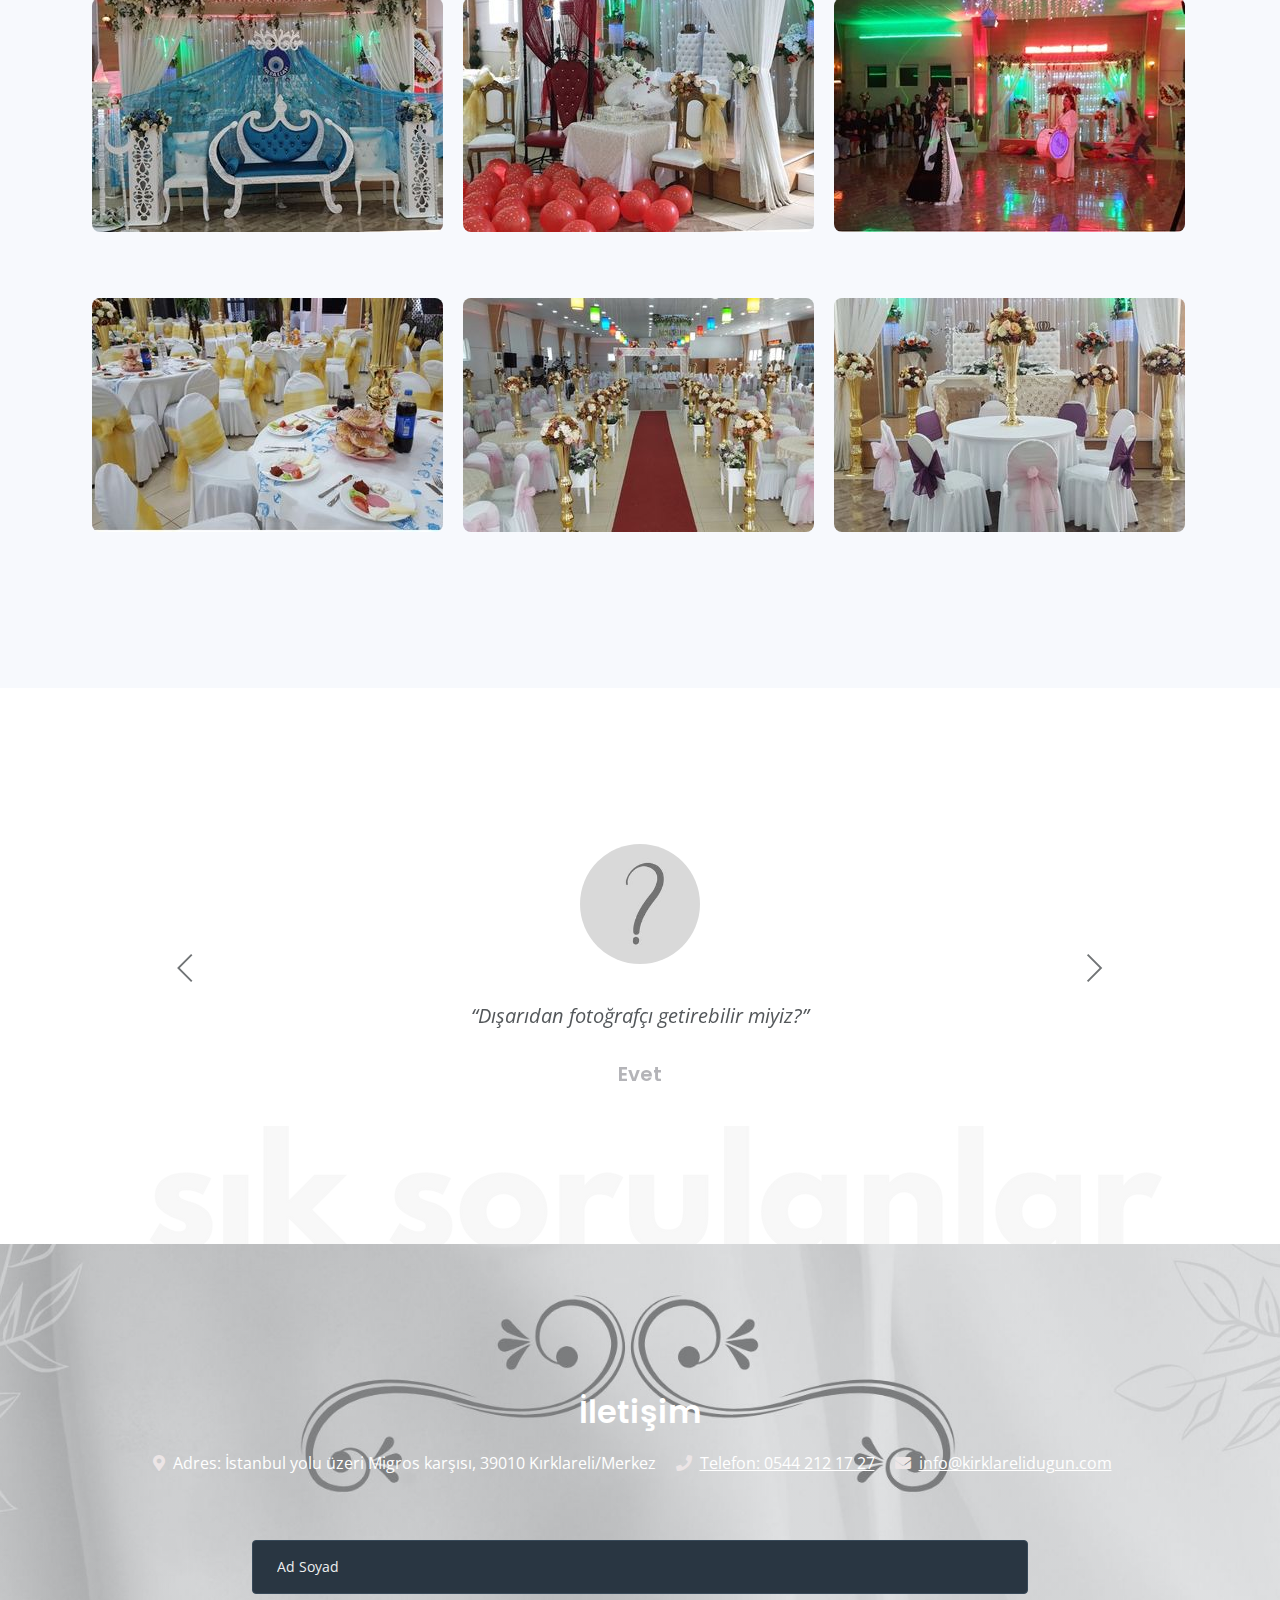
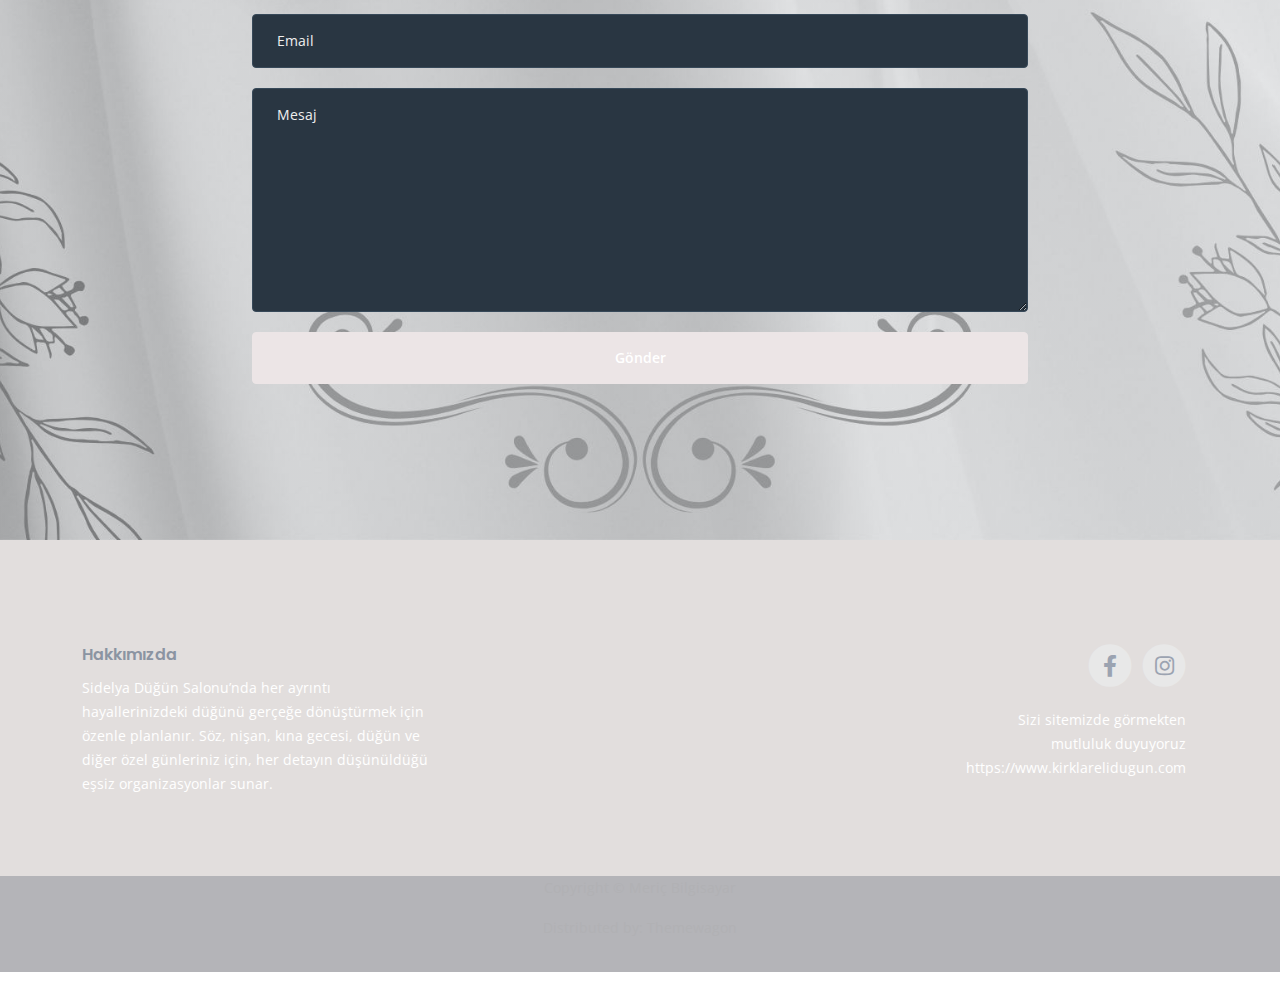
<file: sidelya1/index.html>
<!DOCTYPE html>
<html lang="en">
<head>
    <meta charset="utf-8">
    <meta name="viewport" content="width=device-width, initial-scale=1, shrink-to-fit=no">
    
    <!-- SEO Meta Tags -->
    <meta name="description" content="Your description">
    <meta name="author" content="Your name">

    <!-- OG Meta Tags to improve the way the post looks when you share the page on Facebook, Twitter, LinkedIn -->
	<meta property="og:site_name" content="" /> <!-- website name -->
	<meta property="og:site" content="" /> <!-- website link -->
	<meta property="og:title" content=""/> <!-- title shown in the actual shared post -->
	<meta property="og:description" content="" /> <!-- description shown in the actual shared post -->
	<meta property="og:image" content="" /> <!-- image link, make sure it's jpg -->
	<meta property="og:url" content="" /> <!-- where do you want your post to link to -->
	<meta name="twitter:card" content="summary_large_image"> <!-- to have large image post format in Twitter -->

    <!-- Webpage Title -->
    <title>Sidelya</title>
    
    <!-- Styles -->
    <link href="https://fonts.googleapis.com/css2?family=Open+Sans:ital,wght@0,400;0,600;0,700;1,400&display=swap" rel="stylesheet">
    <link href="https://fonts.googleapis.com/css2?family=Poppins:wght@600&display=swap" rel="stylesheet">
    <link href="css/bootstrap.min.css" rel="stylesheet">
    <link href="css/fontawesome-all.min.css" rel="stylesheet">
    <link href="css/swiper.css" rel="stylesheet">
    <link rel="stylesheet" href="https://cdnjs.cloudflare.com/ajax/libs/font-awesome/5.15.4/css/all.min.css">
	<link href="css/styles.css" rel="stylesheet">
	
	<!-- Favicon  -->
<link rel="icon" type="image/png" href="images/fav-icon1.png" sizes="32x32">
</head>
<body>
    
    <!-- Navigation -->
    <nav id="navbar" class="navbar navbar-expand-lg fixed-top navbar-dark" aria-label="Main navigation">
        <div class="container">

            <!-- Image Logo -->
            <a class="navbar-brand logo-image" href="index.html"><img src="images/logo.png" alt="alternative"></a> 

            <!-- Text Logo - Use this if you don't have a graphic logo -->
            <!-- <a class="navbar-brand logo-text" href="index.html">Desi</a> -->

            <button class="navbar-toggler p-0 border-0" type="button" id="navbarSideCollapse" aria-label="Toggle navigation">
                <span class="navbar-toggler-icon"></span>
            </button>

            <div class="navbar-collapse offcanvas-collapse" id="navbarsExampleDefault">
                <ul class="navbar-nav ms-auto navbar-nav-scroll">
                    <li class="nav-item">
                        <a class="nav-link active" aria-current="page" href="../index.html">Anasayfa</a>
                    </li>
                    <li class="nav-item">
                        <a class="nav-link" href="#services">Neden biz?</a>
                    </li>
                    <li class="nav-item">
                        <a class="nav-link" href="#projects">Fotoğraflar</a>
                    </li>
                    <li class="nav-item dropdown">
                        <a class="nav-link dropdown-toggle" href="#" id="dropdown01" data-bs-toggle="dropdown"
                            aria-expanded="false">Detaylar</a>
                        <ul class="dropdown-menu" aria-labelledby="dropdown01">
                            <li><a class="dropdown-item" href="article.html">Salon detayları</a></li>
                            <li>
                                <div class="dropdown-divider"></div>
                            </li>
                            <li><a class="dropdown-item" href="terms.html">Sık sorulanlar</a></li>
                            
                           
                        </ul>
                    </li>
                    <li class="nav-item">
                        <a class="nav-link" href="#contact">İletişim </a>
                    </li>
                </ul>
                <span class="nav-item social-icons">
                    <span class="fa-stack">
                        <a href="https://www.facebook.com/sidelya39/?locale=tr_TR">
                            <i class="fas fa-circle fa-stack-2x"></i>
                            <i class="fab fa-facebook-f fa-stack-1x"></i>
                        </a>
                    </span>
                    <span class="fa-stack">
                        <a href="https://www.instagram.com/sidelyadugun/">
                            <i class="fas fa-circle fa-stack-2x"></i>
                            <i class="fab fa-instagram fa-stack-1x"></i>
                        </a>
                    </span>
                </span>
            </div> <!-- end of navbar-collapse -->
        </div> <!-- end of container -->
    </nav> <!-- end of navbar -->
    <!-- end of navigation -->

      
    <!-- Header -->
    <header id="header" class="header">
        <div class="header-content">
            <div class="container">
                <div class="row">
                    <div class="col-lg-12">
                        <h1 class="h1-large">Sidelya Düğün Salonu’na Hoş Geldiniz!</h1>
                        <a class="btn-solid-lg" href="../index.html">Anasayfa dön</a>
                    </div> <!-- end of col -->
                </div> <!-- end of row -->
            </div> <!-- end of container -->
        </div> <!-- end of header-content -->
        
        <!-- Video Background -->
        <video autoplay loop muted id="video-background" poster="images/header-background.jpg" playsinline>
            <source src="images/header-background.jpg" type="jpg" />
        </video>
        <!-- end of video background -->

    </header> <!-- end of header -->
    <!-- end of header -->


    <!-- Introduction -->
    <div id="introduction" class="cards-1">
        <div class="container">
            <div class="row">
                <div class="col-lg-12">
                    <h2 class="h2-heading">Neden Sidelya Düğün Salonu?</h2>
                    <p class="p-heading">Sidelya Düğün Salonu, Kırklareli’nin önde gelen düğün ve organizasyon mekanlarından biridir. Profesyonel ekibimizle,
                    hayalinizdeki düğün, nişan, kına gecesi ve diğer özel davetlerinizi kusursuz bir şekilde planlıyoruz.</p>
                </div> <!-- end of col -->
            </div> <!-- end of row -->
            <div class="row">
                <div class="col-lg-12">

                    <!-- Card -->
                    <div class="card">
                        <div class="card-icon">
                            <i class="fas fa-clipboard"></i> <!-- Yeni ikon: Clipboard -->
                        </div>
                        <div class="card-body">
                            <h4 class="card-title">Kapsamlı Organizasyon</h4>
                            <div class="card-text">
                                Söz, nişan, kına gecesi ve düğün dahil olmak üzere, her türlü özel gününüzü titizlikle organize ediyoruz.
                            </div>
                        </div>
                    </div>
                    <!-- end of card -->
                    
                    <!-- Card -->
                    <div class="card">
                        <div class="card-icon">
                            <i class="fas fa-city"></i> <!-- Yeni ikon: Şehir -->
                        </div>
                        <div class="card-body">
                            <h4 class="card-title">Şehir Merkezinde Kolonsuz Salon</h4>
                            <div class="card-text">Yüksek tavanlı, kolonsuz geniş salonumuzla ferah ve zarif bir atmosfer sunuyoruz.</div>
                        </div>
                    </div>
                    <!-- end of card -->
                    
                    <!-- Card -->
                    <div class="card">
                        <div class="card-icon">
                            <i class="fas fa-heart"></i> <!-- Yeni ikon: Düğün yüzükleri -->
                        </div>
                        <div class="card-body">
                            <h4 class="card-title">Kişiye Özel Konsept</h4>
                            <div class="card-text">
                                Hayallerinizdeki organizasyon için özel süsleme ve dekorasyon seçenekleri sunuyoruz.
                            </div>
                        </div>
                    </div>
                    <!-- end of card -->
                </div> <!-- end of col -->
            </div> <!-- end of row -->
        </div> <!-- end of container -->
    </div> <!-- end of cards-1 -->
    <!-- end of introduction -->


    <!-- Details -->
	<div class="split">
		<div class="area-1">
		</div><!-- end of area-1 on same line and no space between comments to eliminate margin white space --><div class="area-2 bg-gray">
            <div class="container">    
                <div class="row">
                    <div class="col-lg-12">     
                        
                        <!-- Text Container -->
                        <div class="text-container">
                            <h2>Sunduklarımız</h2>
                            <p>Organizasyon sorumlularımız ve çözüm ortaklarımızla her detayda yanınızdayız.</p>
                            <p><strong>Yemekli ve Yemeksiz Seçenekler -</strong> Düğün menüleri gıda güvenliği garantisiyle şık sunumlarla hazırlanır. İsteğe bağlı menü tadımı hizmetimiz de mevcuttur</p>
                            <p><strong>Işık, Ses ve Sahne-</strong> Gece boyunca kesintisiz eğlence için gerekli tüm teknik hizmetleri sağlıyoruz.
                            </p>
                            <p><strong>Fotoğraf Alanları -</strong> Gelin yolu, nikah masası ve fotoğraf çekim alanlarıyla unutulmaz anlarınızı ölümsüzleştirin.
</p>
                        </div> <!-- end of text-container -->
                        <!-- end of text container -->

                    </div> <!-- end of col -->
                </div> <!-- end of row -->
            </div> <!-- end of container -->
		</div> <!-- end of area-2 -->
    </div> <!-- end of split -->
    <!-- end of details -->


    <!-- Services 1 -->
    <div id="services" class="basic-1">
        <div class="container">
            <div class="row">
                <div class="col-lg-7">
                    <div class="image-container">
                        <img class="img-fluid" src="images/services-1.jpg" alt="alternative">
                    </div> <!-- end of image-container -->
                </div> <!-- end of col -->
                <div class="col-lg-5">
                    <div class="text-container">
                        <h2>Kapasitemiz</h2>
                        <p><strong> Kapasitesi:</strong> 100 ila 350 kişilik yemekli ya da kokteyl organizasyonlar için ideal.</p>
                       <p> <strong> Otopark:</strong> 50-75 araçlık otopark kapasitemiz mevcuttur.</p>
                       
                    </div> <!-- end of text-container -->
                </div> <!-- end of col -->
            </div> <!-- end of row -->
        </div> <!-- end of container -->
    </div> <!-- end of basic-1 -->
    <!-- end of services 1 -->


    <!-- Services 2 -->
    <div class="basic-2">
        <div class="container">
            <div class="row">
                <div class="col-lg-7">
                    <div class="image-container">
                        <img class="img-fluid" src="images/services-2.jpg" alt="alternative">
                    </div> <!-- end of image-container -->
                </div> <!-- end of col -->
                <div class="col-lg-5">
                    <div class="text-container">
                        <h2>Her Davet İçin Uygun Mekan</h2>
                        <p> Düğün dışında nişan, kına gecesi, mezuniyet töreni ve sünnet gibi özel etkinliklerinizde de hizmet veriyoruz. Sidelya
                        Düğün Salonu, her türden etkinlik için en doğru seçim.</p>
                        
                    </div> <!-- end of text-container -->
                </div> <!-- end of col -->
            </div> <!-- end of row -->
        </div> <!-- end of container -->
    </div> <!-- end of basic-2 -->
    <!-- end of services 2 -->
    
    
    <!-- Services 3 -->
    <div class="basic-3">
        <div class="container">
            <div class="row">
                <div class="col-lg-7">
                    <div class="image-container">
                        <img class="img-fluid" src="images/services-3.jpg" alt="alternative">
                    </div> <!-- end of image-container -->
                </div> <!-- end of col -->
                <div class="col-lg-5">
                    <div class="text-container">
                        <h2>Hayalinizdeki Düğünü Gerçekleştirin</h2>
                        <p>Sidelya Düğün Salonu’nda her ayrıntı hayallerinizdeki düğünü gerçeğe dönüştürmek için özenle planlanır. Yüksek tavanlı,
                        kolonsuz ve şehir merkezindeki salonumuz ile ferah bir ortamda sevdiklerinizle unutulmaz bir gün geçirin.</p>
                        <a class="read-more no-line green" href="terms.html">Daha fazlasını öğrenin <span class="fas fa-long-arrow-alt-right"></span></a>
                    </div> <!-- end of text-container -->
                </div> <!-- end of col -->
            </div> <!-- end of row -->
        </div> <!-- end of container -->
    </div> <!-- end of basic-3 -->
    <!-- end of services 3 -->


    <!-- Projects -->
	<div id="projects" class="filter bg-gray">
		<div class="container">
            <div class="row">
                <div class="col-lg-12">
                    <h2 class="h2-heading">Salon Fotoğrafları</h2>
                </div> <!-- end of col -->
            </div> <!-- end of row -->
            <div class="row">
                <div class="col-lg-12">
                    
                   
                    <div class="grid">
                        <div class="element-item finance">
                            <a href="article.html">
                                <img class="img-fluid" src="images/project-1.jpg" alt="alternative">
                               
                            </a>
                        </div>
                        <div class="element-item finance">
                            <a href="article.html">
                                <img class="img-fluid" src="images/project-2.jpg" alt="alternative">
                                
                            </a>
                        </div>
                        <div class="element-item finance">
                            <a href="article.html">
                                <img class="img-fluid" src="images/project-3.jpg" alt="alternative">
                                
                            </a>
                        </div>
                        <div class="element-item business finance">
                            <a href="article.html">
                                <img class="img-fluid" src="images/project-4.jpg" alt="alternative">
                                
                            </a>
                        </div>
                        <div class="element-item business finance">
                            <a href="article.html">
                                <img class="img-fluid" src="images/project-5.jpg" alt="alternative">
                                
                            </a>
                        </div>
                        <div class="element-item business software">
                            <a href="article.html">
                                <img class="img-fluid" src="images/project-6.jpg" alt="alternative">
                               
                            </a>
                        </div>
                        <div class="element-item business software">
                            <a href="article.html">
                                <img class="img-fluid" src="images/project-7.jpg" alt="alternative">
                                
                            </a>
                        </div>
                        <div class="element-item business software">
                            <a href="article.html">
                                <img class="img-fluid" src="images/project-8.jpg" alt="alternative">
                                
                            </a>
                        </div>
                        <div class="element-item business software">
                            <a href="article.html">
                                <img class="img-fluid" src="images/project-9.jpg" alt="alternative">
                                
                            </a>
                        </div>
                    </div> <!-- end of grid -->
                    <!-- end of filter -->
                    
                </div> <!-- end of col -->
            </div> <!-- end of row -->
		</div> <!-- end of container -->
    </div> <!-- end of filter -->
    <!-- end of projects -->


    <!-- Testimonials -->
    <div class="slider-1">
        <img class="text-decoration img-fluid" src="images/testimonials-decoration.png" alt="alternative">
        <div class="container">
            <div class="row">
                <div class="col-lg-12">

                    <!-- Card Slider -->
                    <div class="slider-container">
                        <div class="swiper-container card-slider">
                            <div class="swiper-wrapper">
                                
                                <!-- Slide -->
                                <div class="swiper-slide">
                                    <img class="testimonial-image" src="images/testimonial-1.jpg" alt="alternative">
                                    <p class="testimonial-text">“Dışarıdan fotoğrafçı getirebilir miyiz?”</p>
                                    <div class="testimonial-author">Evet</div>
                                    <div class="testimonial-position"></div>
                                </div> <!-- end of swiper-slide -->
                                <!-- end of slide -->
        
                                <!-- Slide -->
                                <div class="swiper-slide">
                                    <img class="testimonial-image" src="images/testimonial-2.jpg" alt="alternative">
                                    <p class="testimonial-text">“Dışarıdan organizasyon firması getirebilir miyiz?”</p>
                                    <div class="testimonial-author">Evet</div>
                                    <div class="testimonial-position"></div>
                                </div> <!-- end of swiper-slide -->
                                <!-- end of slide -->
        
                                <!-- Slide -->
                                <div class="swiper-slide">
                                    <img class="testimonial-image" src="images/testimonial-3.jpg" alt="alternative">
                                    <p class="testimonial-text">“Mekan yemek servisi veriyor mu?”</p>
                                    <div class="testimonial-author">Evet</div>
                                    <div class="testimonial-position"></div>
                                </div> <!-- end of swiper-slide -->
                                <!-- end of slide -->
        <div class="swiper-slide">
            <img class="testimonial-image" src="images/testimonial-1.jpg" alt="alternative">
            <p class="testimonial-text">“Catering firması getirme imkanı var mı?”</p>
            <div class="testimonial-author">Hayır</div>
            <div class="testimonial-position"></div>
        </div> <!-- end of swiper-slide -->
        <!-- end of slide -->
        
        <!-- Slide -->
        <div class="swiper-slide">
            <img class="testimonial-image" src="images/testimonial-2.jpg" alt="alternative">
            <p class="testimonial-text">“Organizasyon sorumlusu var mı?”</p>
            <div class="testimonial-author">Evet</div>
            <div class="testimonial-position"></div>
        </div> <!-- end of swiper-slide -->
        <!-- end of slide -->
        
        <!-- Slide -->
        <div class="swiper-slide">
            <img class="testimonial-image" src="images/testimonial-3.jpg" alt="alternative">
            <p class="testimonial-text">“Düğün öncesi menü tadımı var mı?”</p>
            <div class="testimonial-author">Evet</div>
            <div class="testimonial-position"></div>
        </div>
        <div class="swiper-slide">
            <img class="testimonial-image" src="images/testimonial-1.jpg" alt="alternative">
            <p class="testimonial-text">“Işık, ses ve sahne hizmeti sağlanıyor mu?”</p>
            <div class="testimonial-author">Evet</div>
            <div class="testimonial-position"></div>
        </div> <!-- end of swiper-slide -->
        <!-- end of slide -->
        
        <!-- Slide -->
        <div class="swiper-slide">
            <img class="testimonial-image" src="images/testimonial-2.jpg" alt="alternative">
            <p class="testimonial-text">“Menülerde değişiklik yapabilir miyiz?”</p>
            <div class="testimonial-author">Evet</div>
            <div class="testimonial-position"></div>
        </div> <!-- end of swiper-slide -->
        <!-- end of slide -->
        
        <!-- Slide -->
        <div class="swiper-slide">
            <img class="testimonial-image" src="images/testimonial-3.jpg" alt="alternative">
            <p class="testimonial-text">“Düğün öncesi menü tadımı var mı?”</p>
            <div class="testimonial-author">Evet</div>
            <div class="testimonial-position"></div>
        </div>
        <div class="swiper-slide">
            <img class="testimonial-image" src="images/testimonial-1.jpg" alt="alternative">
            <p class="testimonial-text">“Vale hizmeti var mı?”</p>
            <div class="testimonial-author">Hayır</div>
            <div class="testimonial-position"></div>
        </div> <!-- end of swiper-slide -->
        <!-- end of slide -->
        
        <!-- Slide -->
        <div class="swiper-slide">
            <img class="testimonial-image" src="images/testimonial-2.jpg" alt="alternative">
            <p class="testimonial-text">“Engelli girişi var mı?”</p>
            <div class="testimonial-author">Hayır</div>
            <div class="testimonial-position"></div>
        </div> <!-- end of swiper-slide -->
        <!-- end of slide -->
        
        <!-- Slide -->
        <div class="swiper-slide">
            <img class="testimonial-image" src="images/testimonial-3.jpg" alt="alternative">
            <p class="testimonial-text">“Aynı zamanda birden fazla düğün yapılıyor mu?”</p>
            <div class="testimonial-author">Hayır</div>
            <div class="testimonial-position"></div>
        </div>
                            </div> <!-- end of swiper-wrapper -->
        
                            <!-- Add Arrows -->
                            <div class="swiper-button-next"></div>
                            <div class="swiper-button-prev"></div>
                            <!-- end of add arrows -->
        
                        </div> <!-- end of swiper-container -->
                    </div> <!-- end of slider-container -->
                    <!-- end of card slider -->

                </div> <!-- end of col -->
            </div> <!-- end of row -->
        </div> <!-- end of container -->
    </div> <!-- end of slider-1 -->
    <!-- end of testimonials -->


   

                </div> <!-- end of col -->
            </div> <!-- end of row -->
        </div> <!-- end of container -->
    </div> <!-- end of counter -->
    <!-- end of statistics -->


<!-- Contact -->
<div id="contact" class="form-1">
    <div class="container">
        <div class="row">
            <div class="col-lg-12">
                <h2 class="h2-heading">İletişim </h2>
                <ul class="list-unstyled li-space-lg">
                    <li><i class="fas fa-map-marker-alt"></i> &nbsp;Adres: İstanbul yolu üzeri Migros karşısı, 39010
                        Kırklareli/Merkez</li>
                    <li><i class="fas fa-phone"></i> &nbsp;<a href="tel:00817202212">Telefon: 0544 212 17 27</a></li>
                    <li><i class="fas fa-envelope"></i> &nbsp;<a
                            href="mailto:info@kirklarelidugun.com">info@kirklarelidugun.com</a></li>
                </ul>
            </div> <!-- end of col -->
        </div> <!-- end of row -->
        <div class="row">
            <div class="col-lg-10 offset-lg-1">

                <!-- Contact Form -->
                <form action="send_email.php" method="POST">
                    <div class="form-group">
                        <input type="text" class="form-control-input" name="name" placeholder="Ad Soyad" required>
                    </div>
                    <div class="form-group">
                        <input type="email" class="form-control-input" name="email" placeholder="Email" required>
                    </div>
                    <div class="form-group">
                        <textarea class="form-control-textarea" name="message" placeholder="Mesaj" required></textarea>
                    </div>
                    <div class="form-group">
                        <button type="submit" class="form-control-submit-button">Gönder</button>
                    </div>
                </form>
                <!-- end of contact form -->

            </div> <!-- end of col -->
        </div> <!-- end of row -->
    </div> <!-- end of container -->
</div> <!-- end of form-1 -->
<!-- end of contact -->
    <!-- Footer -->
    <div class="footer">
        <div class="container">
            <div class="row">
                <div class="col-lg-12">
                    <div class="footer-col first">
                        <h6>Hakkımızda</h6>
                        <p class="p-small">Sidelya Düğün Salonu’nda her ayrıntı hayallerinizdeki düğünü gerçeğe dönüştürmek için özenle planlanır. Söz, nişan, kına gecesi, düğün ve diğer özel günleriniz için, her detayın düşünüldüğü eşsiz
                        organizasyonlar sunar.</p>
                    </div> <!-- end of footer-col -->
                    <div class="footer-col second">
                        <h6></h6>
                        <ul class="list-unstyled li-space-lg p-small">
                            <!-- <li>Important: <a href="terms.html">Terms & Conditions</a>, <a href="privacy.html">Privacy Policy</a></li>
                            <li>Useful: <a href="#">Colorpicker</a>, <a href="#">Icon Library</a>, <a href="#">Illustrations</a></li>
                            <li>Menu: <a href="#header">Home</a>, <a href="#services">Services</a>, <a href="#projects">Projects</a>, <a href="#contact">Contact</a></li> -->
                        </ul>
                    </div> <!-- end of footer-col -->
                    <div class="footer-col third">
                        <span class="fa-stack">
                            <a href="https://www.facebook.com/sidelya39/?locale=tr_TR">
                                <i class="fas fa-circle fa-stack-2x"></i>
                                <i class="fab fa-facebook-f fa-stack-1x"></i>
                            </a>
                        </span>
                       
                       
                        </span>
                        <span class="fa-stack">
                            <a href="https://www.instagram.com/sidelyadugun/">
                                <i class="fas fa-circle fa-stack-2x"></i>
                                <i class="fab fa-instagram fa-stack-1x"></i>
                            </a>
                        </span>
                        <p class="p-small">Sizi sitemizde görmekten mutluluk duyuyoruz <a href="mailto:contact@site.com">https://www.kirklarelidugun.com</strong></a></p>
                    </div> <!-- end of footer-col -->
                </div> <!-- end of col -->
            </div> <!-- end of row -->
        </div> <!-- end of container -->
    </div> <!-- end of footer -->  
    <!-- end of footer -->


    <!-- Copyright -->
    <div class="copyright">
        <div class="container">
            <div class="row">
                <div class="col-lg-12">
                    <p class="p-small">Copyright © <a href="#your-link">Meriç Bilgisayar</a></p>
                </div> <!-- end of col -->
            </div> <!-- enf of row -->
    
            <div class="row">
                <div class="col-lg-12">
                    <p class="p-small">Distributed by: <a href="https://themewagon.com/" target="_blank">Themewagon</a></p>
                </div> <!-- end of col -->
            </div> <!-- enf of row -->
        </div> <!-- end of container -->
    </div> <!-- end of copyright -->
    <!-- end of copyright -->

            <div class="row">
                <div class="col-lg-12">
                    <p class="p-small"></p>
                </div> <!-- end of col -->
            </div> <!-- enf of row -->
        </div> <!-- end of container -->
    </div> <!-- end of copyright --> 
    <!-- end of copyright -->
    

    <!-- Back To Top Button -->
    <button onclick="topFunction()" id="myBtn">
        <img src="images/up-arrow.png" alt="alternative">
    </button>
    <!-- end of back to top button -->
    	
    <!-- Scripts -->
    <script src="js/bootstrap.min.js"></script> <!-- Bootstrap framework -->
    <script src="js/swiper.min.js"></script> <!-- Swiper for image and text sliders -->
    <script src="js/purecounter.min.js"></script> <!-- Purecounter counter for statistics numbers -->
    <script src="js/isotope.pkgd.min.js"></script> <!-- Isotope for filter -->
    <script src="js/scripts.js"></script> <!-- Custom scripts -->
</body>
</html>
</file>
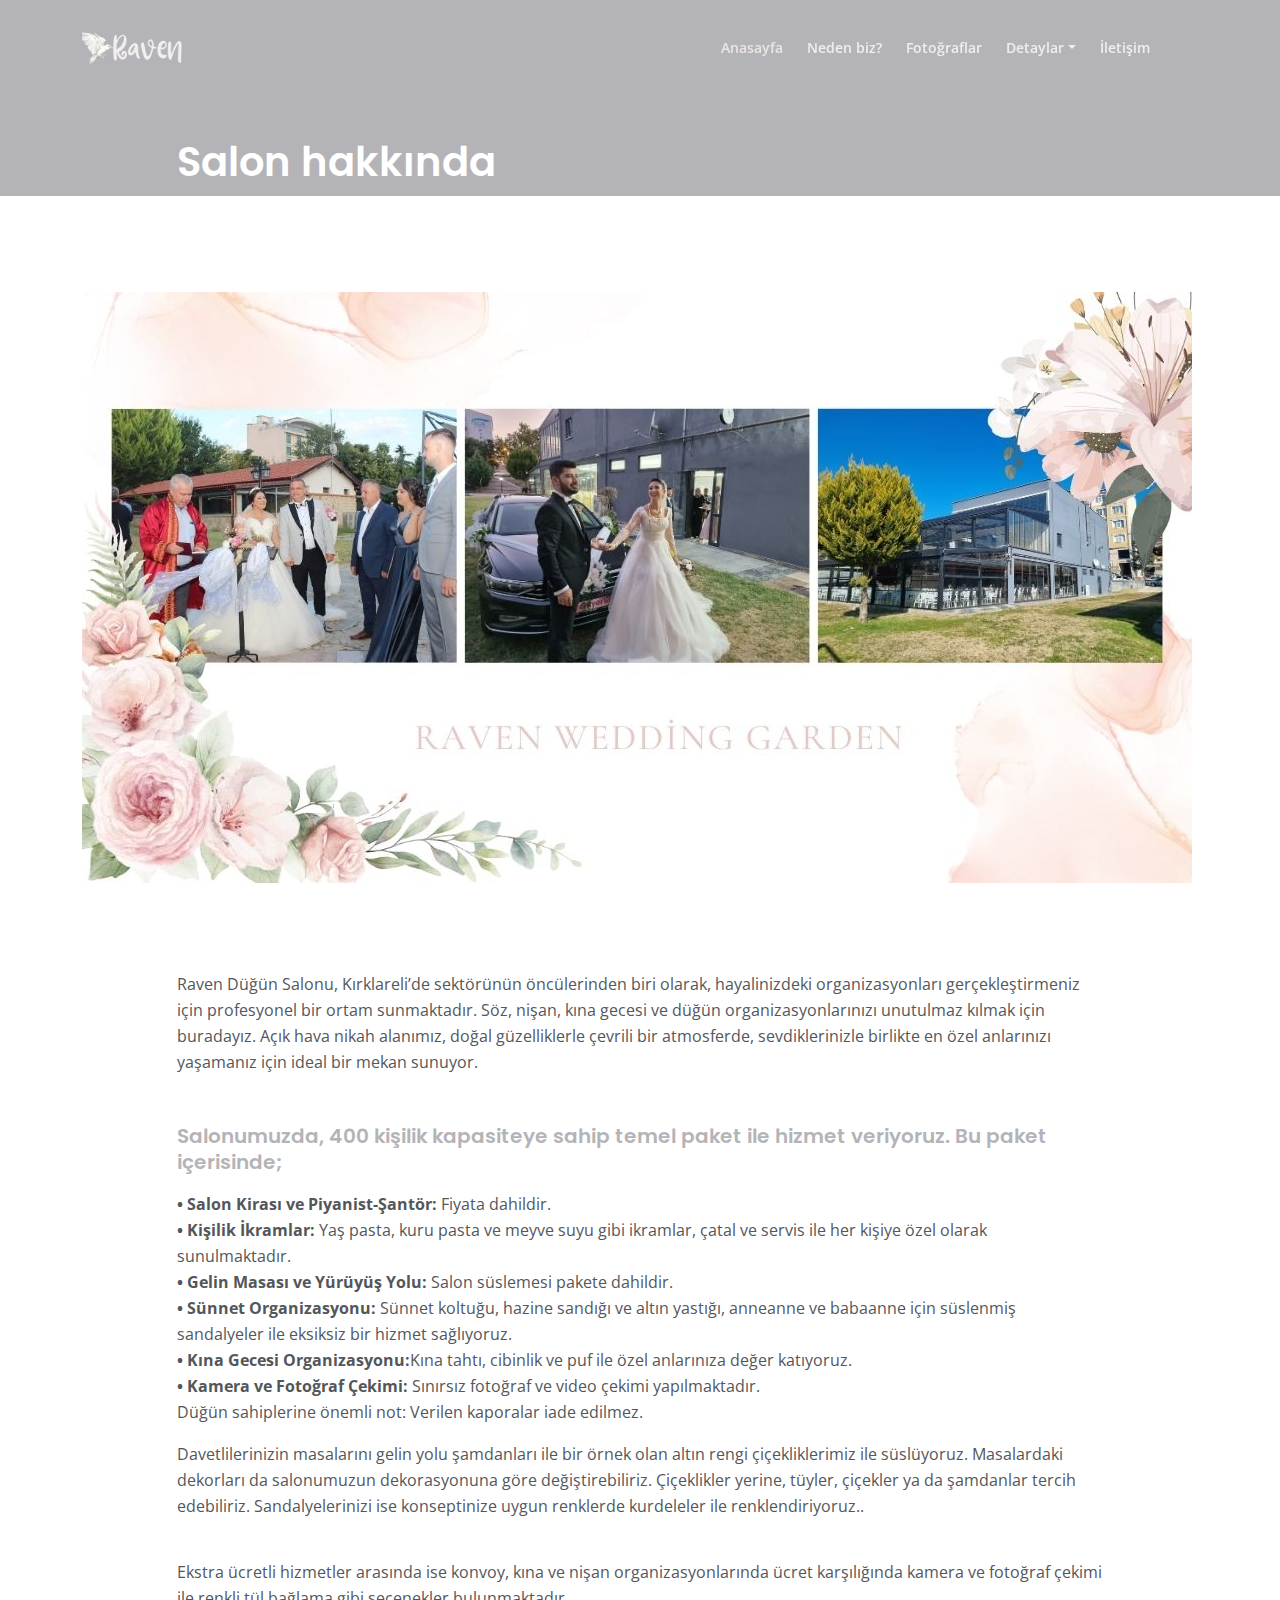
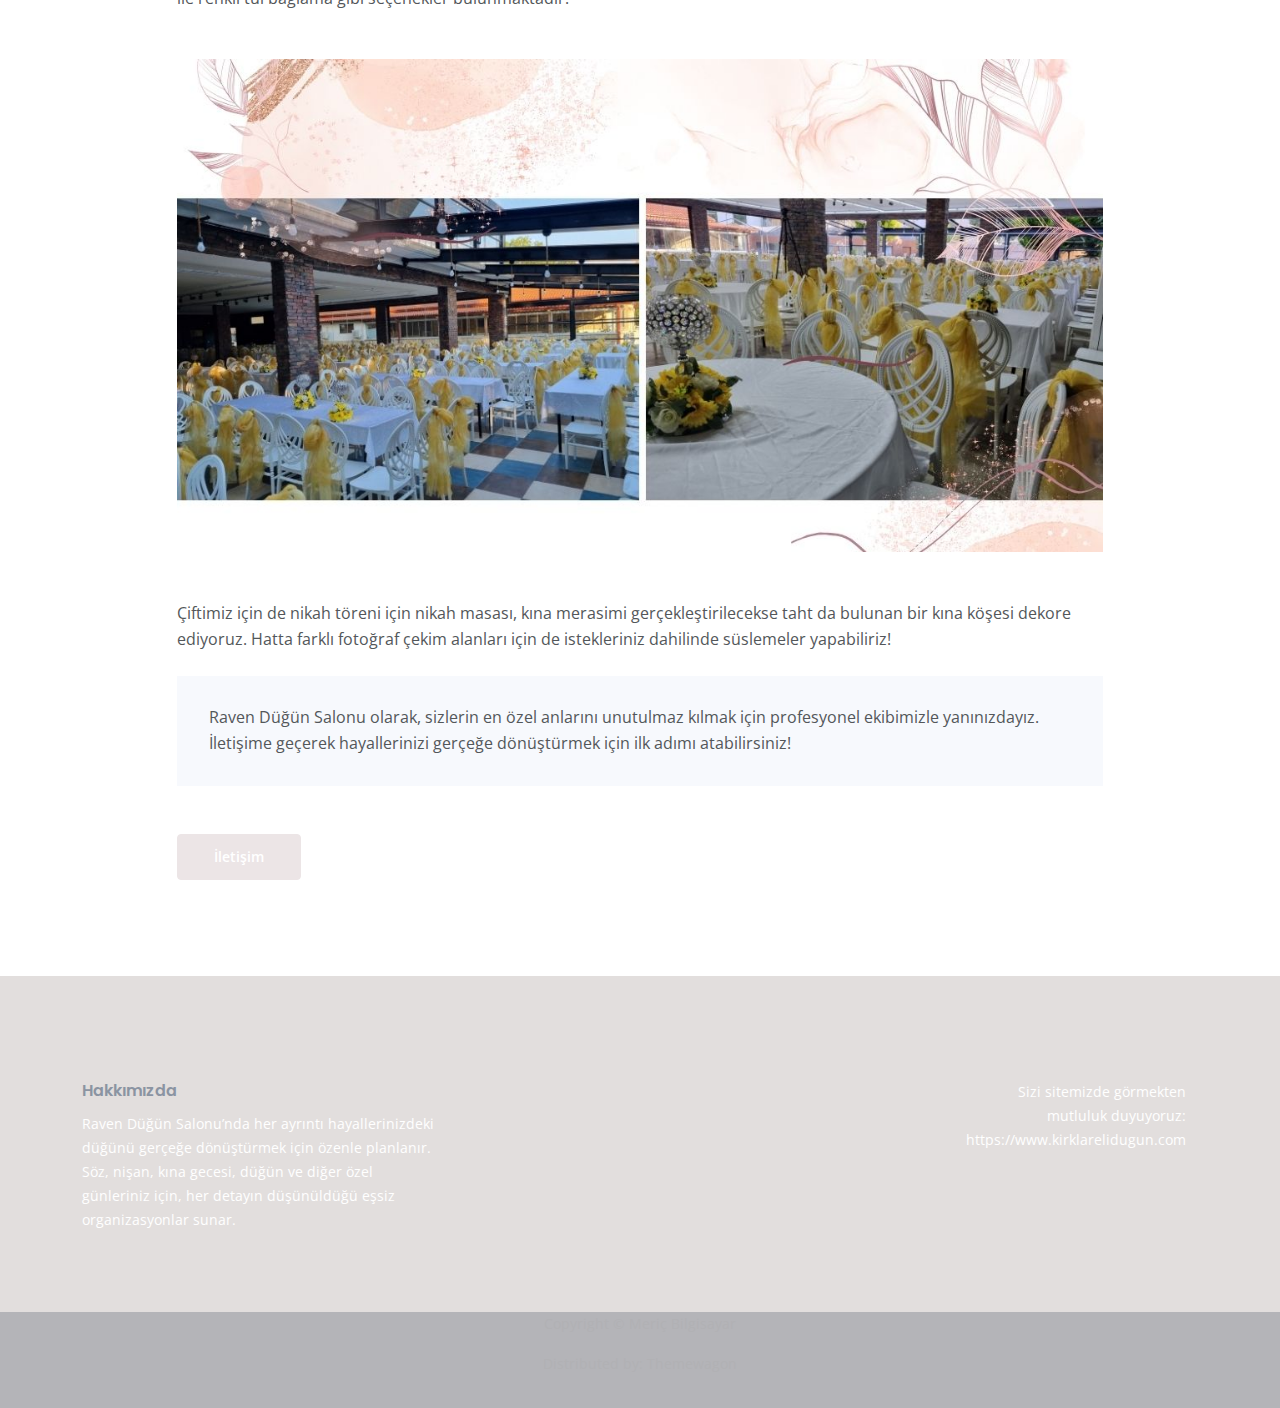
<file: raven1/article.html>
<!DOCTYPE html>
<html lang="en">

<head>
    <meta charset="utf-8">
    <meta name="viewport" content="width=device-width, initial-scale=1, shrink-to-fit=no">

    <!-- SEO Meta Tags -->
    <meta name="description" content="Your description">
    <meta name="author" content="Your name">

    <!-- OG Meta Tags to improve the way the post looks when you share the page on Facebook, Twitter, LinkedIn -->
    <meta property="og:site_name" content="" /> <!-- website name -->
    <meta property="og:site" content="" /> <!-- website link -->
    <meta property="og:title" content="" /> <!-- title shown in the actual shared post -->
    <meta property="og:description" content="" /> <!-- description shown in the actual shared post -->
    <meta property="og:image" content="" /> <!-- image link, make sure it's jpg -->
    <meta property="og:url" content="" /> <!-- where do you want your post to link to -->
    <meta name="twitter:card" content="summary_large_image"> <!-- to have large image post format in Twitter -->

    <!-- Webpage Title -->
    <title>Raven hakkında</title>

    <!-- Styles -->
    <link href="https://fonts.googleapis.com/css2?family=Open+Sans:ital,wght@0,400;0,600;0,700;1,400&display=swap"
        rel="stylesheet">
    <link href="https://fonts.googleapis.com/css2?family=Poppins:wght@600&display=swap" rel="stylesheet">
    <link href="css/bootstrap.min.css" rel="stylesheet">
    <link href="css/fontawesome-all.min.css" rel="stylesheet">
    <link href="css/swiper.css" rel="stylesheet">
    <link href="css/styles.css" rel="stylesheet">

    <!-- fav-icon1  -->
    <link rel="icon" href="images/fav-icon1.png">
</head>

<body>

    <!-- Navigation -->
    <nav id="navbar" class="navbar navbar-expand-lg fixed-top navbar-dark" aria-label="Main navigation">
        <div class="container">

            <!-- Image Logo -->
            <a class="navbar-brand logo-image" href="index.html"><img src="images/logo.png" alt="alternative"></a>

            <!-- Text Logo - Use this if you don't have a graphic logo -->
            <!-- <a class="navbar-brand logo-text" href="index.html">Desi</a> -->

            <button class="navbar-toggler p-0 border-0" type="button" id="navbarSideCollapse"
                aria-label="Toggle navigation">
                <span class="navbar-toggler-icon"></span>
            </button>

            <div class="navbar-collapse offcanvas-collapse" id="navbarsExampleDefault">
                <ul class="navbar-nav ms-auto navbar-nav-scroll">
                    <li class="nav-item">
                        <a class="nav-link active" aria-current="page" href="../index.html">Anasayfa</a>
                    </li>
                    <li class="nav-item">
                        <a class="nav-link" href="#index.htmlservices">Neden biz?</a>
                    </li>
                    <li class="nav-item">
                        <a class="nav-link" href="index.html#projects">Fotoğraflar</a>
                    </li>
                    <li class="nav-item dropdown">
                        <a class="nav-link dropdown-toggle" href="#" id="dropdown01" data-bs-toggle="dropdown"
                            aria-expanded="false">Detaylar</a>
                        <ul class="dropdown-menu" aria-labelledby="dropdown01">
                            <li><a class="dropdown-item" href="article.html">Salon detayları</a></li>
                            


                        </ul>
                    </li>
                    <li class="nav-item">
                        <a class="nav-link" href="index.html#contact">İletişim</a>
                    </li>
                </ul>
                <span class="nav-item social-icons">
               
                    </span>
                    <span class="fa-stack">
                   
                    </span>
                </span>
            </div> <!-- end of navbar-collapse -->
        </div> <!-- end of container -->
    </nav> <!-- end of navbar -->
    <!-- end of navigation -->


    <!-- Header -->
    <header class="ex-header">
        <div class="container">
            <div class="row">
                <div class="col-xl-10 offset-xl-1">
                    <h1>Salon hakkında</h1>
                </div> <!-- end of col -->
            </div> <!-- end of row -->
        </div> <!-- end of container -->
    </header> <!-- end of ex-header -->
    <!-- end of header -->


    <!-- Basic -->
    <div class="ex-basic-1 pt-5 pb-5">
        <div class="container">
            <div class="row">
                <div class="col-lg-12">
                    <img class="img-fluid mt-5 mb-3" src="images/article-details-large.jpg" alt="alternative">
                </div> <!-- end of col -->
            </div> <!-- end of row -->
        </div> <!-- end of container -->
    </div> <!-- end of ex-basic-1 -->
    <!-- end of basic -->


    <!-- Basic -->
    <div class="ex-basic-1 pt-4">
        <div class="container">
            <div class="row">
                <div class="col-xl-10 offset-xl-1">
                    
                    <p class="mb-5">Raven Düğün Salonu, Kırklareli’de sektörünün öncülerinden biri olarak, hayalinizdeki organizasyonları gerçekleştirmeniz
                    için profesyonel bir ortam sunmaktadır. Söz, nişan, kına gecesi ve düğün organizasyonlarınızı unutulmaz kılmak için
                    buradayız. Açık hava nikah alanımız, doğal güzelliklerle çevrili bir atmosferde, sevdiklerinizle birlikte en özel
                    anlarınızı yaşamanız için ideal bir mekan sunuyor.</p>

                    <h5 class="mb-3">Salonumuzda, 400 kişilik kapasiteye sahip temel paket ile hizmet veriyoruz. Bu paket içerisinde;
</h5>
                    <p><strong>• Salon Kirası ve Piyanist-Şantör: </strong> Fiyata dahildir.<br>
                    <strong>• Kişilik İkramlar:</strong>  Yaş pasta, kuru pasta ve meyve suyu gibi ikramlar, çatal ve servis ile her kişiye özel olarak
                    sunulmaktadır.<br>
                   <strong>• Gelin Masası ve Yürüyüş Yolu: </strong> Salon süslemesi pakete dahildir.<br>
                    <strong>• Sünnet Organizasyonu:</strong> Sünnet koltuğu, hazine sandığı ve altın yastığı, anneanne ve babaanne için süslenmiş sandalyeler
                    ile eksiksiz bir hizmet sağlıyoruz.<br>
                    <strong>• Kına Gecesi Organizasyonu:</strong>Kına tahtı, cibinlik ve puf ile özel anlarınıza değer katıyoruz.<br>
                   <strong>• Kamera ve Fotoğraf Çekimi:</strong> Sınırsız fotoğraf ve video çekimi yapılmaktadır.<br>
                    
                    Düğün sahiplerine önemli not: Verilen kaporalar iade edilmez.</p>
                    <p class="mb-4">Davetlilerinizin masalarını gelin yolu şamdanları ile bir örnek olan altın rengi
                        çiçekliklerimiz ile süslüyoruz.
                        Masalardaki dekorları da salonumuzun dekorasyonuna göre değiştirebiliriz. Çiçeklikler yerine,
                        tüyler, çiçekler ya da
                        şamdanlar tercih edebiliriz. Sandalyelerinizi ise konseptinize uygun renklerde kurdeleler ile
                        renklendiriyoruz..</p>
                </div> <!-- end of col -->
            </div> <!-- end of row -->
        </div> <!-- end of container -->
    </div> <!-- end of ex-basic-1 -->
    <!-- end of basic -->


   
                </div> <!-- end of col -->
            </div> <!-- end of row -->
        </div> <!-- end of container -->
    </div> <!-- end of ex-cards-1 -->
    <!-- end of cards -->


    <!-- Basic -->
    <div class="ex-basic-1 pt-3 pb-5">
        <div class="container">
            <div class="row">
                <div class="col-xl-10 offset-xl-1">
                    <p class="mb-5">Ekstra ücretli hizmetler arasında ise konvoy, kına ve nişan organizasyonlarında ücret karşılığında kamera ve fotoğraf
                    çekimi ile renkli tül bağlama gibi seçenekler bulunmaktadır.</p>


                    <img class="img-fluid mb-5" src="images/article-details-small.jpg" alt="alternative">
                    <p>Çiftimiz için de nikah töreni için nikah masası, kına merasimi gerçekleştirilecekse
                    taht da bulunan bir kına köşesi
                    dekore ediyoruz. Hatta farklı fotoğraf çekim alanları için de istekleriniz dahilinde süslemeler
                    yapabiliriz!</p>
                    <p class="mb-4"></p>
                    <div class="text-box mb-5">
                      
                        <p>Raven Düğün Salonu olarak, sizlerin en özel anlarını unutulmaz kılmak için profesyonel ekibimizle yanınızdayız.
                        İletişime geçerek hayallerinizi gerçeğe dönüştürmek için ilk adımı atabilirsiniz!</p>
                    </div> <!-- end of text-box -->



                    <a class="btn-solid-reg mb-5" href="index.html#contact">İletişim</a>
                </div> <!-- end of col -->
            </div> <!-- end of row -->
        </div> <!-- end of container -->
    </div> <!-- end of ex-basic-1 -->
    <!-- end of basic -->


    <!-- Footer -->
    <div class="footer">
        <div class="container">
            <div class="row">
                <div class="col-lg-12">
                    <div class="footer-col first">
                        <h6>Hakkımızda</h6>
                        <p class="p-small">Raven Düğün Salonu’nda her ayrıntı hayallerinizdeki düğünü gerçeğe
                            dönüştürmek
                            için özenle planlanır. Söz, nişan, kına gecesi, düğün ve diğer özel günleriniz için, her
                            detayın
                            düşünüldüğü eşsiz
                            organizasyonlar sunar.</p>
                    </div> <!-- end of footer-col -->
                    <div class="footer-col second">
                        <h6></h6>
                        <ul class="list-unstyled li-space-lg p-small">
                            <!-- <li>Important: <a href="terms.html">Terms & Conditions</a>, <a href="privacy.html">Privacy Policy</a></li>
                            <li>Useful: <a href="#">Colorpicker</a>, <a href="#">Icon Library</a>, <a href="#">Illustrations</a></li>
                            <li>Menu: <a href="#header">Home</a>, <a href="#services">Services</a>, <a href="#projects">Projects</a>, <a href="#contact">Contact</a></li> -->
                        </ul>
                    </div> <!-- end of footer-col -->
                    <div class="footer-col third">
                       
                        </span>


                        </span>
                       
                        </span>
                        <p class="p-small">Sizi sitemizde görmekten mutluluk duyuyoruz: <a
                                href="mailto:contact@site.com">https://www.kirklarelidugun.com</strong></a></p>
                    </div> <!-- end of footer-col -->
                </div> <!-- end of col -->
            </div> <!-- end of row -->
        </div> <!-- end of container -->
    </div> <!-- end of footer -->
    <!-- end of footer -->


    <!-- Copyright -->
    <div class="copyright">
        <div class="container">
            <div class="row">
                <div class="col-lg-12">
                    <p class="p-small">Copyright © <a href="#your-link">Meriç Bilgisayar</a></p>
                </div> <!-- end of col -->
            </div> <!-- enf of row -->

            <div class="row">
                <div class="col-lg-12">
                    <p class="p-small">Distributed by: <a href="https://themewagon.com/" target="_blank">Themewagon</a>
                    </p>
                </div> <!-- end of col -->
            </div> <!-- enf of row -->
        </div> <!-- end of container -->
    </div> <!-- end of copyright -->
    <!-- end of copyright -->


    <!-- Back To Top Button -->
    <button onclick="topFunction()" id="myBtn">
        <img src="images/up-arrow.png" alt="alternative">
    </button>
    <!-- end of back to top button -->

    <!-- Scripts -->
    <script src="js/bootstrap.min.js"></script> <!-- Bootstrap framework -->
    <script src="js/swiper.min.js"></script> <!-- Swiper for image and text sliders -->
    <script src="js/purecounter.min.js"></script> <!-- Purecounter counter for statistics numbers -->
    <script src="js/isotope.pkgd.min.js"></script> <!-- Isotope for filter -->
    <script src="js/scripts.js"></script> <!-- Custom scripts -->
</body>

</html>
</file>
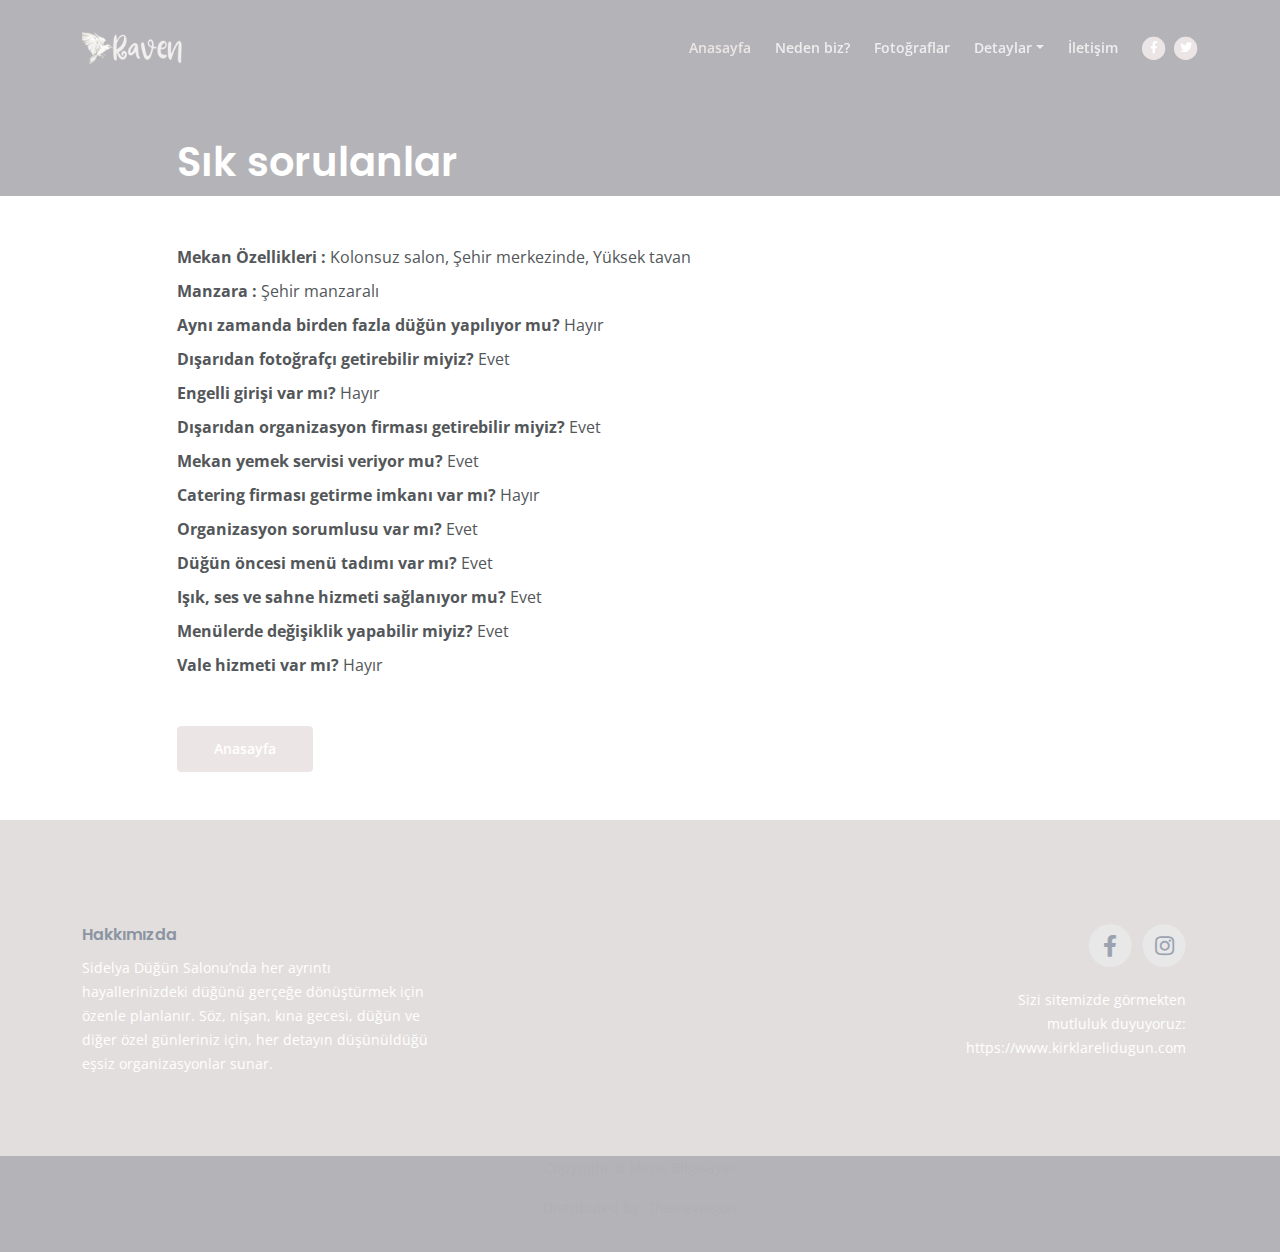
<file: raven1/terms.html>
<!DOCTYPE html>
<html lang="en">
<head>
    <meta charset="utf-8">
    <meta name="viewport" content="width=device-width, initial-scale=1, shrink-to-fit=no">
    
    <!-- SEO Meta Tags -->
    <meta name="description" content="Your description">
    <meta name="author" content="Your name">

    <!-- OG Meta Tags to improve the way the post looks when you share the page on Facebook, Twitter, LinkedIn -->
	<meta property="og:site_name" content="" /> <!-- website name -->
	<meta property="og:site" content="" /> <!-- website link -->
	<meta property="og:title" content=""/> <!-- title shown in the actual shared post -->
	<meta property="og:description" content="" /> <!-- description shown in the actual shared post -->
	<meta property="og:image" content="" /> <!-- image link, make sure it's jpg -->
	<meta property="og:url" content="" /> <!-- where do you want your post to link to -->
	<meta name="twitter:card" content="summary_large_image"> <!-- to have large image post format in Twitter -->

    <!-- Webpage Title -->
    <title>Sık sorulanlar</title>
    
    <!-- Styles -->
    <link href="https://fonts.googleapis.com/css2?family=Open+Sans:ital,wght@0,400;0,600;0,700;1,400&display=swap" rel="stylesheet">
    <link href="https://fonts.googleapis.com/css2?family=Poppins:wght@600&display=swap" rel="stylesheet">
    <link href="css/bootstrap.min.css" rel="stylesheet">
    <link href="css/fontawesome-all.min.css" rel="stylesheet">
    <link href="css/swiper.css" rel="stylesheet">
	<link href="css/styles.css" rel="stylesheet">
	
	<!-- Favicon  -->
    <link rel="icon" href="images/fav-icon1.png">
</head>
<body data-spy="scroll" data-target=".fixed-top">
    
    <!-- Navigation -->
    <nav id="navbar" class="navbar navbar-expand-lg fixed-top navbar-dark" aria-label="Main navigation">
        <div class="container">

            <!-- Image Logo -->
            <a class="navbar-brand logo-image" href="index.html"><img src="images/logo.png" alt="alternative"></a> 

            <!-- Text Logo - Use this if you don't have a graphic logo -->
            <!-- <a class="navbar-brand logo-text" href="index.html">Desi</a> -->

            <div class="navbar-collapse offcanvas-collapse" id="navbarsExampleDefault">
                <ul class="navbar-nav ms-auto navbar-nav-scroll">
                    <li class="nav-item">
                        <a class="nav-link active" aria-current="page" href="../index.html">Anasayfa</a>
                    </li>
                    <li class="nav-item">
                        <a class="nav-link" href="index.html#services">Neden biz?</a>
                    </li>
                    <li class="nav-item">
                        <a class="nav-link" href="index.html#projects">Fotoğraflar</a>
                    </li>
                    <li class="nav-item dropdown">
                        <a class="nav-link dropdown-toggle" href="#" id="dropdown01" data-bs-toggle="dropdown"
                            aria-expanded="false">Detaylar</a>
                        <ul class="dropdown-menu" aria-labelledby="dropdown01">
                            <li><a class="dropdown-item" href="article.html">Salon detayları</a></li>
                            <li>
                                <div class="dropdown-divider"></div>
                            </li>
                            <li><a class="dropdown-item" href="terms.html">Sık sorulanlar</a></li>
            
            
                        </ul>
                    </li>
                    <li class="nav-item">
                        <a class="nav-link" href="index.html#contact">İletişim</a>
                    </li>
                </ul>
                <span class="nav-item social-icons">
                    <span class="fa-stack">
                        <a href="#https://www.facebook.com/sidelya39/?locale=tr_TR">
                            <i class="fas fa-circle fa-stack-2x"></i>
                            <i class="fab fa-facebook-f fa-stack-1x"></i>
                        </a>
                    </span>
                    <span class="fa-stack">
                        <a href="#https://www.instagram.com/sidelyadugun/">
                            <i class="fas fa-circle fa-stack-2x"></i>
                            <i class="fab fa-twitter fa-stack-1x"></i>
                        </a>
                    </span>
                </span>
            </div> <!-- end of navbar-collapse -->
            </div> <!-- end of container -->
            </nav> <!-- end of navbar -->
            <!-- end of navigation -->


    <!-- Header -->
    <header class="ex-header">
        <div class="container">
            <div class="row">
                <div class="col-xl-10 offset-xl-1">
                    <h1>Sık sorulanlar</h1>
                </div> <!-- end of col -->
            </div> <!-- end of row -->
        </div> <!-- end of container -->
    </header> <!-- end of ex-header -->
    <!-- end of header -->


    <!-- Basic -->
    <!-- <div class="ex-basic-1 pt-5 pb-5"> -->
        <div class="container">
            <div class="row">
                <div class="col-xl-10 offset-xl-1">
                    <div class="text-box mt-5 mb-5">
                       
                    </div> <!-- end of text-box -->

                  
                    <h2 class="mb-3"></h2>
                    
                    <ul class="list-unstyled li-space-lg mb-5">
                        <li class="d-flex">
                            
                            <div class="flex-grow-1"><strong> Mekan Özellikleri : </strong>Kolonsuz salon, Şehir merkezinde, Yüksek tavan
 </div>
                        </li>
                        <li class="d-flex">
                            
                            <div class="flex-grow-1"><strong>Manzara : </strong> Şehir manzaralı </div>
                        </li>
                        <li class="d-flex">
                           
                            <div class="flex-grow-1"><strong>Aynı zamanda birden fazla düğün yapılıyor mu? </strong> Hayır</div>
                        </li>
                        <li class="d-flex">
                            
                            <div class="flex-grow-1"><strong>Dışarıdan fotoğrafçı getirebilir miyiz? </strong> Evet </div>
                        </li>
                        <li class="d-flex">
                            
                            <div class="flex-grow-1"><strong>Engelli girişi var mı? </strong> Hayır</div> </li>

                     <li>
                    <div class="flex-grow-1"><strong> Dışarıdan organizasyon firması getirebilir miyiz? </strong>Evet
                    </div>
                    </li>
                    <li class="d-flex">
                    
                        <div class="flex-grow-1"><strong>Mekan yemek servisi veriyor mu? </strong> Evet </div>
                    </li>
                    <li class="d-flex">
                    
                        <div class="flex-grow-1"><strong>Catering firması getirme imkanı var mı? </strong> Hayır</div>
                    </li>
                    <li class="d-flex">
                    
                        <div class="flex-grow-1"><strong>Organizasyon sorumlusu var mı?
 </strong> Evet </div>
                    </li>
                    <li class="d-flex">
                    
                        <div class="flex-grow-1"><strong>Düğün öncesi menü tadımı var mı? </strong> Evet</div>
                    
                    <li class="d-flex">
                    
                        <div class="flex-grow-1"><strong>Işık, ses ve sahne hizmeti sağlanıyor mu?
 </strong> Evet </div>
                    </li>
                    <li class="d-flex">
                    
                        <div class="flex-grow-1"><strong>Menülerde değişiklik yapabilir miyiz? </strong> Evet</div>
                    </li>
                    <li class="d-flex">
                    
                        <div class="flex-grow-1"><strong>Vale hizmeti var mı?
                            </strong> Hayır </div>
                    </li>
                   
                    </ul>
                    
                    
                    
                    <a class="btn-solid-reg mb-5" href="index.html">Anasayfa</a>
                </div> <!-- end of col -->
            </div> <!-- end of row -->
        </div> <!-- end of container -->
    </div> <!-- end of ex-basic-1 -->
    <!-- end of basic -->


<!-- Footer -->
<div class="footer">
    <div class="container">
        <div class="row">
            <div class="col-lg-12">
                <div class="footer-col first">
                    <h6>Hakkımızda</h6>
                    <p class="p-small">Sidelya Düğün Salonu’nda her ayrıntı hayallerinizdeki düğünü gerçeğe dönüştürmek
                        için özenle planlanır. Söz, nişan, kına gecesi, düğün ve diğer özel günleriniz için, her detayın
                        düşünüldüğü eşsiz
                        organizasyonlar sunar.</p>
                </div> <!-- end of footer-col -->
                <div class="footer-col second">
                    <h6></h6>
                    <ul class="list-unstyled li-space-lg p-small">
                        <!-- <li>Important: <a href="terms.html">Terms & Conditions</a>, <a href="privacy.html">Privacy Policy</a></li>
                            <li>Useful: <a href="#">Colorpicker</a>, <a href="#">Icon Library</a>, <a href="#">Illustrations</a></li>
                            <li>Menu: <a href="#header">Home</a>, <a href="#services">Services</a>, <a href="#projects">Projects</a>, <a href="#contact">Contact</a></li> -->
                    </ul>
                </div> <!-- end of footer-col -->
                <div class="footer-col third">
                    <span class="fa-stack">
                        <a href="#https://www.facebook.com/sidelya39/?locale=tr_TR">
                            <i class="fas fa-circle fa-stack-2x"></i>
                            <i class="fab fa-facebook-f fa-stack-1x"></i>
                        </a>
                    </span>


                    </span>
                    <span class="fa-stack">
                        <a href="#https://www.instagram.com/sidelyadugun/">
                            <i class="fas fa-circle fa-stack-2x"></i>
                            <i class="fab fa-instagram fa-stack-1x"></i>
                        </a>
                    </span>
                    <p class="p-small">Sizi sitemizde görmekten mutluluk duyuyoruz: <a
                            href="mailto:contact@site.com">https://www.kirklarelidugun.com</strong></a></p>
                </div> <!-- end of footer-col -->
            </div> <!-- end of col -->
        </div> <!-- end of row -->
    </div> <!-- end of container -->
</div> <!-- end of footer -->
<!-- end of footer -->


    <!-- Copyright -->
    <div class="copyright">
        <div class="container">
            <div class="row">
                <div class="col-lg-12">
                    <p class="p-small">Copyright © <a href="#your-link">Meriç Bilgisayar</a></p>
                </div> <!-- end of col -->
            </div> <!-- enf of row -->
    
            <div class="row">
                <div class="col-lg-12">
                    <p class="p-small">Distributed by: <a href="https://themewagon.com/" target="_blank">Themewagon</a></p>
                </div> <!-- end of col -->
            </div> <!-- enf of row -->
        </div> <!-- end of container -->
    </div> <!-- end of copyright -->
    <!-- end of copyright -->


<!-- Back To Top Button -->
<button onclick="topFunction()" id="myBtn">
    <img src="images/up-arrow.png" alt="alternative">
</button>
<!-- end of back to top button -->

<!-- Scripts -->
<script src="js/bootstrap.min.js"></script> <!-- Bootstrap framework -->
<script src="js/swiper.min.js"></script> <!-- Swiper for image and text sliders -->
<script src="js/purecounter.min.js"></script> <!-- Purecounter counter for statistics numbers -->
<script src="js/isotope.pkgd.min.js"></script> <!-- Isotope for filter -->
<script src="js/scripts.js"></script> <!-- Custom scripts -->
</body>

</html>
</file>
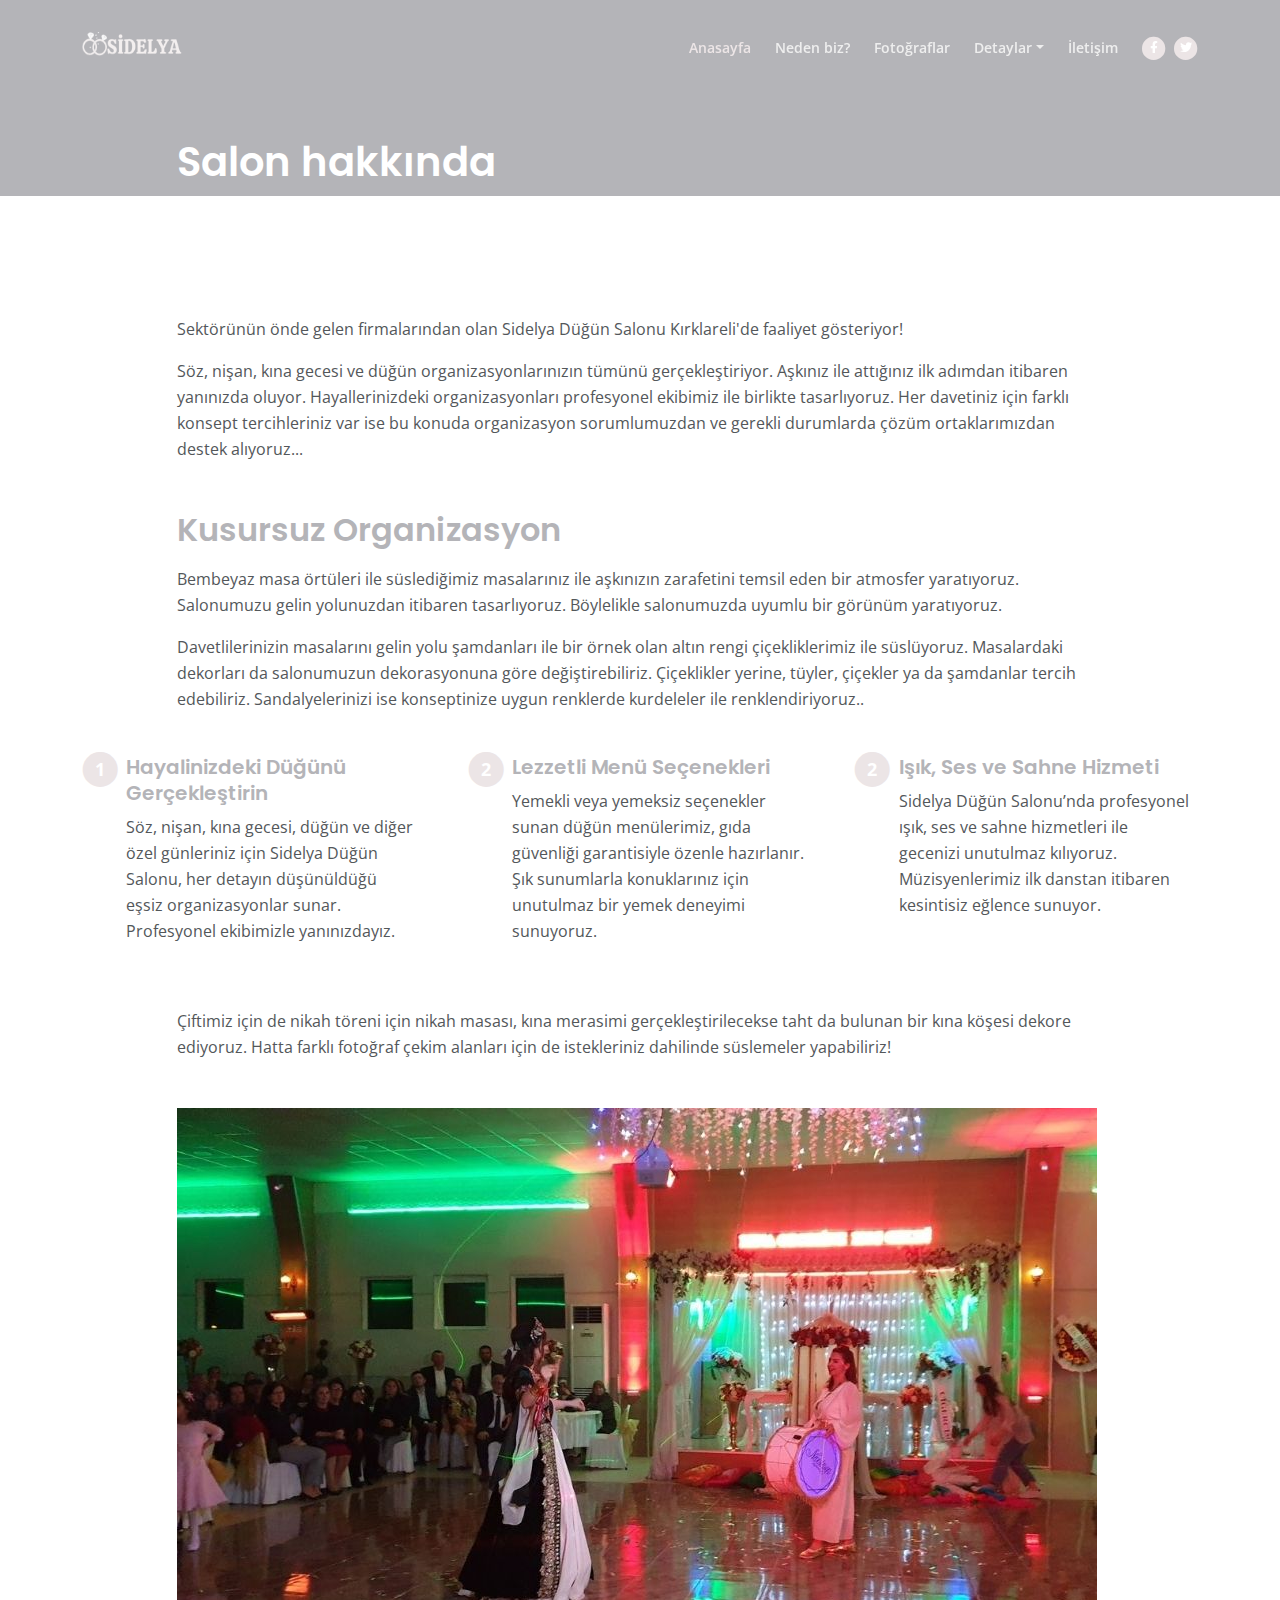
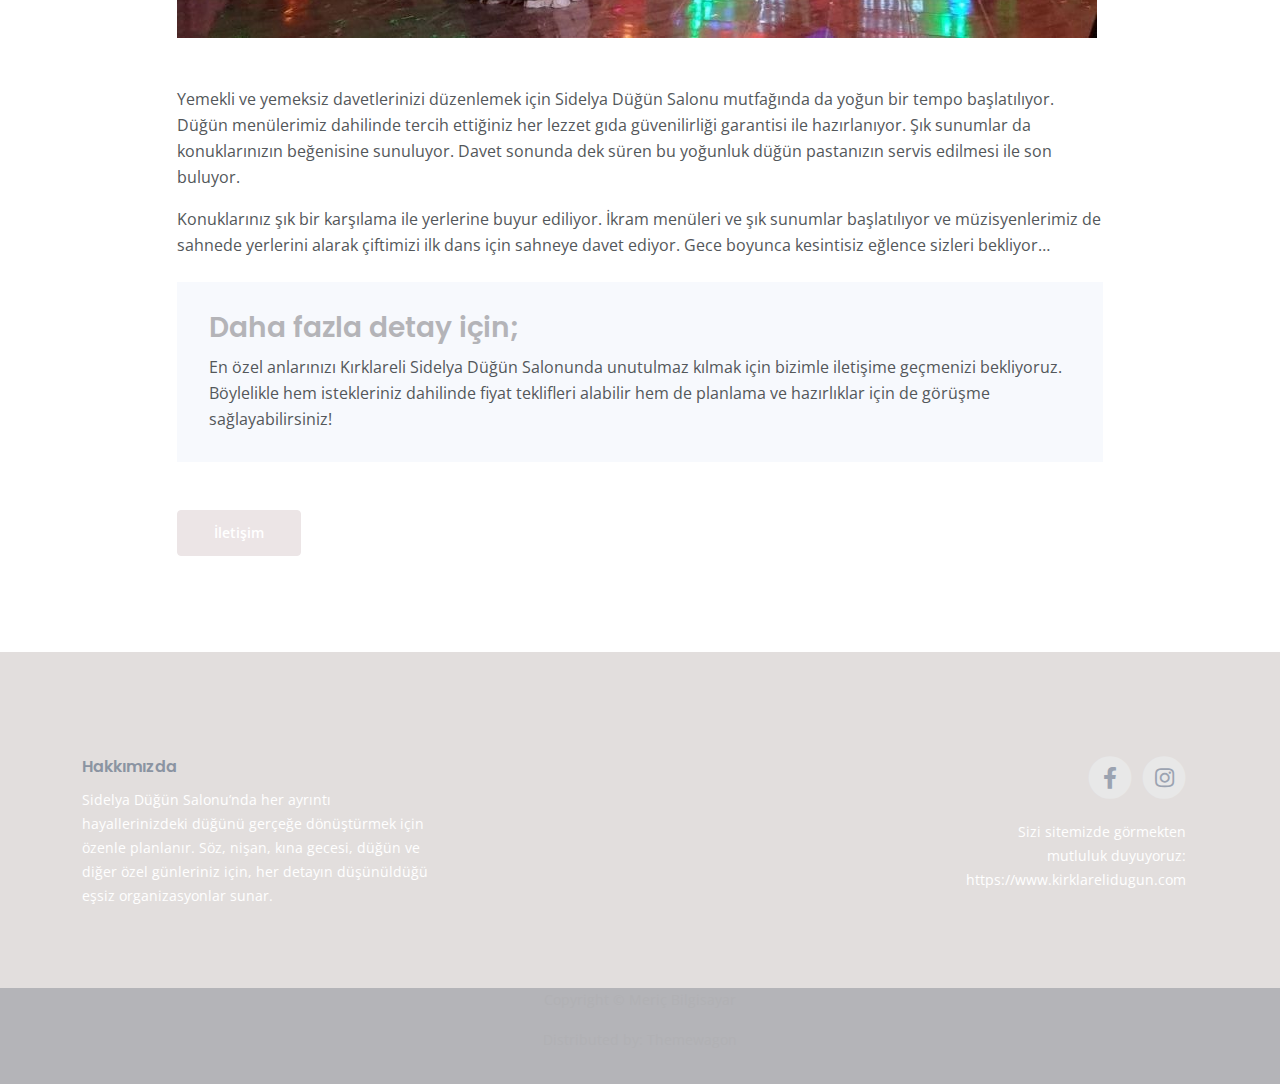
<file: sidelya1/article.html>
<!DOCTYPE html>
<html lang="en">

<head>
    <meta charset="utf-8">
    <meta name="viewport" content="width=device-width, initial-scale=1, shrink-to-fit=no">

    <!-- SEO Meta Tags -->
    <meta name="description" content="Your description">
    <meta name="author" content="Your name">

    <!-- OG Meta Tags to improve the way the post looks when you share the page on Facebook, Twitter, LinkedIn -->
    <meta property="og:site_name" content="" /> <!-- website name -->
    <meta property="og:site" content="" /> <!-- website link -->
    <meta property="og:title" content="" /> <!-- title shown in the actual shared post -->
    <meta property="og:description" content="" /> <!-- description shown in the actual shared post -->
    <meta property="og:image" content="" /> <!-- image link, make sure it's jpg -->
    <meta property="og:url" content="" /> <!-- where do you want your post to link to -->
    <meta name="twitter:card" content="summary_large_image"> <!-- to have large image post format in Twitter -->

    <!-- Webpage Title -->
    <title>Sidelya hakkında</title>

    <!-- Styles -->
    <link href="https://fonts.googleapis.com/css2?family=Open+Sans:ital,wght@0,400;0,600;0,700;1,400&display=swap"
        rel="stylesheet">
    <link href="https://fonts.googleapis.com/css2?family=Poppins:wght@600&display=swap" rel="stylesheet">
    <link href="css/bootstrap.min.css" rel="stylesheet">
    <link href="css/fontawesome-all.min.css" rel="stylesheet">
    <link href="css/swiper.css" rel="stylesheet">
    <link href="css/styles.css" rel="stylesheet">

    <!-- Favicon  -->
    <link rel="icon" href="images/favicon.png">
</head>

<body>

    <!-- Navigation -->
    <nav id="navbar" class="navbar navbar-expand-lg fixed-top navbar-dark" aria-label="Main navigation">
        <div class="container">

            <!-- Image Logo -->
            <a class="navbar-brand logo-image" href="index.html"><img src="images/logo.png" alt="alternative"></a>

            <!-- Text Logo - Use this if you don't have a graphic logo -->
            <!-- <a class="navbar-brand logo-text" href="index.html">Desi</a> -->

            <button class="navbar-toggler p-0 border-0" type="button" id="navbarSideCollapse"
                aria-label="Toggle navigation">
                <span class="navbar-toggler-icon"></span>
            </button>

            <div class="navbar-collapse offcanvas-collapse" id="navbarsExampleDefault">
                <ul class="navbar-nav ms-auto navbar-nav-scroll">
                    <li class="nav-item">
                        <a class="nav-link active" aria-current="page" href="../index.html">Anasayfa</a>
                    </li>
                    <li class="nav-item">
                        <a class="nav-link" href="#index.htmlservices">Neden biz?</a>
                    </li>
                    <li class="nav-item">
                        <a class="nav-link" href="index.html#projects">Fotoğraflar</a>
                    </li>
                    <li class="nav-item dropdown">
                        <a class="nav-link dropdown-toggle" href="#" id="dropdown01" data-bs-toggle="dropdown"
                            aria-expanded="false">Detaylar</a>
                        <ul class="dropdown-menu" aria-labelledby="dropdown01">
                            <li><a class="dropdown-item" href="article.html">Salon detayları</a></li>
                            <li>
                                <div class="dropdown-divider"></div>
                            </li>
                            <li><a class="dropdown-item" href="terms.html">Sık sorulanlar</a></li>


                        </ul>
                    </li>
                    <li class="nav-item">
                        <a class="nav-link" href="index.html#contact">İletişim</a>
                    </li>
                </ul>
                <span class="nav-item social-icons">
                    <span class="fa-stack">
                        <a href="#https://www.facebook.com/sidelya39/?locale=tr_TR">
                            <i class="fas fa-circle fa-stack-2x"></i>
                            <i class="fab fa-facebook-f fa-stack-1x"></i>
                        </a>
                    </span>
                    <span class="fa-stack">
                        <a href="#https://www.instagram.com/sidelyadugun/">
                            <i class="fas fa-circle fa-stack-2x"></i>
                            <i class="fab fa-twitter fa-stack-1x"></i>
                        </a>
                    </span>
                </span>
            </div> <!-- end of navbar-collapse -->
        </div> <!-- end of container -->
    </nav> <!-- end of navbar -->
    <!-- end of navigation -->


    <!-- Header -->
    <header class="ex-header">
        <div class="container">
            <div class="row">
                <div class="col-xl-10 offset-xl-1">
                    <h1>Salon hakkında</h1>
                </div> <!-- end of col -->
            </div> <!-- end of row -->
        </div> <!-- end of container -->
    </header> <!-- end of ex-header -->
    <!-- end of header -->


    <!-- Basic -->
    <div class="ex-basic-1 pt-5 pb-5">
        <div class="container">
            <div class="row">
                <div class="col-lg-12">
                    <!-- <img class="img-fluid mt-5 mb-3" src="images/article-details-large.jpg" alt="alternative"> -->
                </div> <!-- end of col -->
            </div> <!-- end of row -->
        </div> <!-- end of container -->
    </div> <!-- end of ex-basic-1 -->
    <!-- end of basic -->


    <!-- Basic -->
    <div class="ex-basic-1 pt-4">
        <div class="container">
            <div class="row">
                <div class="col-xl-10 offset-xl-1">
                    <p>Sektörünün önde gelen firmalarından olan Sidelya Düğün Salonu Kırklareli'de faaliyet gösteriyor!
                    </p>
                    <p class="mb-5">Söz, nişan, kına gecesi ve düğün organizasyonlarınızın tümünü gerçekleştiriyor.
                        Aşkınız ile attığınız ilk adımdan
                        itibaren yanınızda oluyor. Hayallerinizdeki organizasyonları profesyonel ekibimiz ile birlikte
                        tasarlıyoruz. Her
                        davetiniz için farklı konsept tercihleriniz var ise bu konuda organizasyon sorumlumuzdan ve
                        gerekli durumlarda çözüm
                        ortaklarımızdan destek alıyoruz...</p>

                    <h2 class="mb-3">Kusursuz Organizasyon</h2>
                    <p>Bembeyaz masa örtüleri ile süslediğimiz masalarınız ile aşkınızın zarafetini temsil eden bir
                        atmosfer yaratıyoruz.
                        Salonumuzu gelin yolunuzdan itibaren tasarlıyoruz. Böylelikle salonumuzda uyumlu bir görünüm
                        yaratıyoruz.</p>
                    <p class="mb-4">Davetlilerinizin masalarını gelin yolu şamdanları ile bir örnek olan altın rengi
                        çiçekliklerimiz ile süslüyoruz.
                        Masalardaki dekorları da salonumuzun dekorasyonuna göre değiştirebiliriz. Çiçeklikler yerine,
                        tüyler, çiçekler ya da
                        şamdanlar tercih edebiliriz. Sandalyelerinizi ise konseptinize uygun renklerde kurdeleler ile
                        renklendiriyoruz..</p>
                </div> <!-- end of col -->
            </div> <!-- end of row -->
        </div> <!-- end of container -->
    </div> <!-- end of ex-basic-1 -->
    <!-- end of basic -->


    <!-- Cards -->
    <div class="ex-cards-1 pt-3 pb-3">
        <div class="container">
            <div class="row">
                <div class="col-lg-12">

                    <!-- Card -->
                    <div class="card">
                        <ul class="list-unstyled">
                            <li class="d-flex">
                                <span class="fa-stack">
                                    <span class="fas fa-circle fa-stack-2x"></span>
                                    <span class="fa-stack-1x">1</span>
                                </span>
                                <div class="flex-grow-1">
                                    <h5>Hayalinizdeki Düğünü Gerçekleştirin</h5>
                                    <p>Söz, nişan, kına gecesi, düğün ve diğer özel günleriniz için Sidelya Düğün
                                        Salonu, her detayın düşünüldüğü eşsiz
                                        organizasyonlar sunar. Profesyonel ekibimizle yanınızdayız.</p>
                                </div>
                            </li>
                        </ul>
                    </div> <!-- end of card -->
                    <!-- end of card -->

                    <!-- Card -->
                    <div class="card">
                        <ul class="list-unstyled">
                            <li class="d-flex">
                                <span class="fa-stack">
                                    <span class="fas fa-circle fa-stack-2x"></span>
                                    <span class="fa-stack-1x">2</span>
                                </span>
                                <div class="flex-grow-1">
                                    <h5>Lezzetli Menü Seçenekleri</h5>
                                    <p>Yemekli veya yemeksiz seçenekler sunan düğün menülerimiz, gıda güvenliği
                                        garantisiyle özenle hazırlanır. Şık sunumlarla
                                        konuklarınız için unutulmaz bir yemek deneyimi sunuyoruz.</p>
                                </div>
                            </li>
                        </ul>
                    </div> <!-- end of card -->
                    <!-- end of card -->

                    <!-- Card -->
                    <div class="card">
                        <ul class="list-unstyled">
                            <li class="d-flex">
                                <span class="fa-stack">
                                    <span class="fas fa-circle fa-stack-2x"></span>
                                    <span class="fa-stack-1x">2</span>
                                </span>
                                <div class="flex-grow-1">
                                    <h5>Işık, Ses ve Sahne Hizmeti</h5>
                                    <p>Sidelya Düğün Salonu’nda profesyonel ışık, ses ve sahne hizmetleri ile gecenizi
                                        unutulmaz kılıyoruz. Müzisyenlerimiz ilk
                                        danstan itibaren kesintisiz eğlence sunuyor.</p>
                                </div>
                            </li>
                        </ul>
                    </div> <!-- end of card -->
                    <!-- end of card -->

                </div> <!-- end of col -->
            </div> <!-- end of row -->
        </div> <!-- end of container -->
    </div> <!-- end of ex-cards-1 -->
    <!-- end of cards -->


    <!-- Basic -->
    <div class="ex-basic-1 pt-3 pb-5">
        <div class="container">
            <div class="row">
                <div class="col-xl-10 offset-xl-1">
                    <p class="mb-5">Çiftimiz için de nikah töreni için nikah masası, kına merasimi gerçekleştirilecekse
                        taht da bulunan bir kına köşesi
                        dekore ediyoruz. Hatta farklı fotoğraf çekim alanları için de istekleriniz dahilinde süslemeler
                        yapabiliriz!</p>


                    <img class="img-fluid mb-5" src="images/article-details-small.jpg" alt="alternative">
                    <p>Yemekli ve yemeksiz davetlerinizi düzenlemek için Sidelya Düğün Salonu mutfağında da yoğun bir
                        tempo başlatılıyor. Düğün
                        menülerimiz dahilinde tercih ettiğiniz her lezzet gıda güvenilirliği garantisi ile hazırlanıyor.
                        Şık sunumlar da
                        konuklarınızın beğenisine sunuluyor. Davet sonunda dek süren bu yoğunluk düğün pastanızın servis
                        edilmesi ile son
                        buluyor.</p>
                    <p class="mb-4">Konuklarınız şık bir karşılama ile yerlerine buyur ediliyor. İkram menüleri ve şık
                        sunumlar başlatılıyor
                        ve
                        müzisyenlerimiz de sahnede yerlerini alarak çiftimizi ilk dans için sahneye davet ediyor. Gece
                        boyunca kesintisiz
                        eğlence sizleri bekliyor…</p>
                    <div class="text-box mb-5">
                        <h3>Daha fazla detay için;</h3>
                        <p>En özel anlarınızı Kırklareli Sidelya Düğün Salonunda unutulmaz kılmak için bizimle iletişime
                            geçmenizi bekliyoruz. Böylelikle hem istekleriniz dahilinde fiyat teklifleri alabilir hem de
                            planlama ve hazırlıklar için
                            de görüşme sağlayabilirsiniz!</p>
                    </div> <!-- end of text-box -->



                    <a class="btn-solid-reg mb-5" href="index.html#contact">İletişim</a>
                </div> <!-- end of col -->
            </div> <!-- end of row -->
        </div> <!-- end of container -->
    </div> <!-- end of ex-basic-1 -->
    <!-- end of basic -->


    <!-- Footer -->
    <div class="footer">
        <div class="container">
            <div class="row">
                <div class="col-lg-12">
                    <div class="footer-col first">
                        <h6>Hakkımızda</h6>
                        <p class="p-small">Sidelya Düğün Salonu’nda her ayrıntı hayallerinizdeki düğünü gerçeğe
                            dönüştürmek
                            için özenle planlanır. Söz, nişan, kına gecesi, düğün ve diğer özel günleriniz için, her
                            detayın
                            düşünüldüğü eşsiz
                            organizasyonlar sunar.</p>
                    </div> <!-- end of footer-col -->
                    <div class="footer-col second">
                        <h6></h6>
                        <ul class="list-unstyled li-space-lg p-small">
                            <!-- <li>Important: <a href="terms.html">Terms & Conditions</a>, <a href="privacy.html">Privacy Policy</a></li>
                            <li>Useful: <a href="#">Colorpicker</a>, <a href="#">Icon Library</a>, <a href="#">Illustrations</a></li>
                            <li>Menu: <a href="#header">Home</a>, <a href="#services">Services</a>, <a href="#projects">Projects</a>, <a href="#contact">Contact</a></li> -->
                        </ul>
                    </div> <!-- end of footer-col -->
                    <div class="footer-col third">
                        <span class="fa-stack">
                            <a href="#https://www.facebook.com/sidelya39/?locale=tr_TR">
                                <i class="fas fa-circle fa-stack-2x"></i>
                                <i class="fab fa-facebook-f fa-stack-1x"></i>
                            </a>
                        </span>


                        </span>
                        <span class="fa-stack">
                            <a href="#https://www.instagram.com/sidelyadugun/">
                                <i class="fas fa-circle fa-stack-2x"></i>
                                <i class="fab fa-instagram fa-stack-1x"></i>
                            </a>
                        </span>
                        <p class="p-small">Sizi sitemizde görmekten mutluluk duyuyoruz: <a
                                href="mailto:contact@site.com">https://www.kirklarelidugun.com</strong></a></p>
                    </div> <!-- end of footer-col -->
                </div> <!-- end of col -->
            </div> <!-- end of row -->
        </div> <!-- end of container -->
    </div> <!-- end of footer -->
    <!-- end of footer -->


    <!-- Copyright -->
    <div class="copyright">
        <div class="container">
            <div class="row">
                <div class="col-lg-12">
                    <p class="p-small">Copyright © <a href="#your-link">Meriç Bilgisayar</a></p>
                </div> <!-- end of col -->
            </div> <!-- enf of row -->

            <div class="row">
                <div class="col-lg-12">
                    <p class="p-small">Distributed by: <a href="https://themewagon.com/" target="_blank">Themewagon</a>
                    </p>
                </div> <!-- end of col -->
            </div> <!-- enf of row -->
        </div> <!-- end of container -->
    </div> <!-- end of copyright -->
    <!-- end of copyright -->


    <!-- Back To Top Button -->
    <button onclick="topFunction()" id="myBtn">
        <img src="images/up-arrow.png" alt="alternative">
    </button>
    <!-- end of back to top button -->

    <!-- Scripts -->
    <script src="js/bootstrap.min.js"></script> <!-- Bootstrap framework -->
    <script src="js/swiper.min.js"></script> <!-- Swiper for image and text sliders -->
    <script src="js/purecounter.min.js"></script> <!-- Purecounter counter for statistics numbers -->
    <script src="js/isotope.pkgd.min.js"></script> <!-- Isotope for filter -->
    <script src="js/scripts.js"></script> <!-- Custom scripts -->
</body>

</html>
</file>
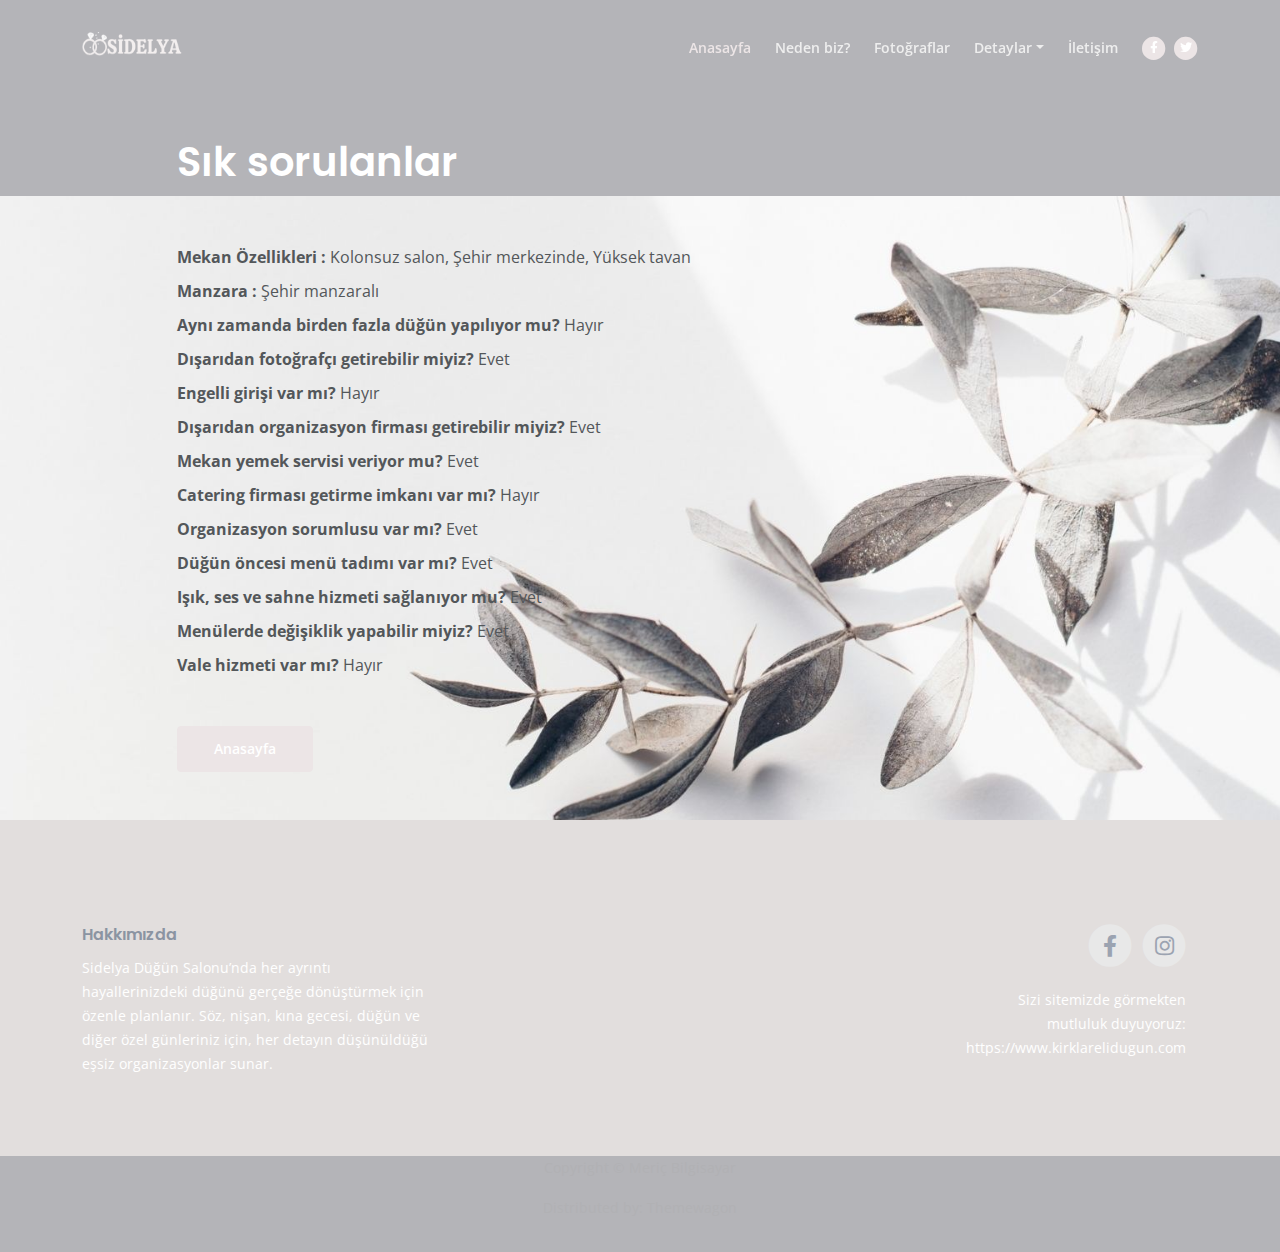
<file: sidelya1/terms.html>
<!DOCTYPE html>
<html lang="en">
<head>
    <meta charset="utf-8">
    <meta name="viewport" content="width=device-width, initial-scale=1, shrink-to-fit=no">
    
    <!-- SEO Meta Tags -->
    <meta name="description" content="Your description">
    <meta name="author" content="Your name">

    <!-- OG Meta Tags to improve the way the post looks when you share the page on Facebook, Twitter, LinkedIn -->
	<meta property="og:site_name" content="" /> <!-- website name -->
	<meta property="og:site" content="" /> <!-- website link -->
	<meta property="og:title" content=""/> <!-- title shown in the actual shared post -->
	<meta property="og:description" content="" /> <!-- description shown in the actual shared post -->
	<meta property="og:image" content="" /> <!-- image link, make sure it's jpg -->
	<meta property="og:url" content="" /> <!-- where do you want your post to link to -->
	<meta name="twitter:card" content="summary_large_image"> <!-- to have large image post format in Twitter -->

    <!-- Webpage Title -->
    <title>Sık sorulanlar</title>
    
    <!-- Styles -->
    <link href="https://fonts.googleapis.com/css2?family=Open+Sans:ital,wght@0,400;0,600;0,700;1,400&display=swap" rel="stylesheet">
    <link href="https://fonts.googleapis.com/css2?family=Poppins:wght@600&display=swap" rel="stylesheet">
    <link href="css/bootstrap.min.css" rel="stylesheet">
    <link href="css/fontawesome-all.min.css" rel="stylesheet">
    <link href="css/swiper.css" rel="stylesheet">
	<link href="css/styles.css" rel="stylesheet">
	
	<!-- Favicon  -->
    <link rel="icon" href="images/favicon.png">
</head>
<body data-spy="scroll" data-target=".fixed-top">
    
    <!-- Navigation -->
    <nav id="navbar" class="navbar navbar-expand-lg fixed-top navbar-dark" aria-label="Main navigation">
        <div class="container">

            <!-- Image Logo -->
            <a class="navbar-brand logo-image" href="index.html"><img src="images/logo.png" alt="alternative"></a> 

            <!-- Text Logo - Use this if you don't have a graphic logo -->
            <!-- <a class="navbar-brand logo-text" href="index.html">Desi</a> -->

            <div class="navbar-collapse offcanvas-collapse" id="navbarsExampleDefault">
                <ul class="navbar-nav ms-auto navbar-nav-scroll">
                    <li class="nav-item">
                        <a class="nav-link active" aria-current="page" href="../index.html">Anasayfa</a>
                    </li>
                    <li class="nav-item">
                        <a class="nav-link" href="index.html#services">Neden biz?</a>
                    </li>
                    <li class="nav-item">
                        <a class="nav-link" href="index.html#projects">Fotoğraflar</a>
                    </li>
                    <li class="nav-item dropdown">
                        <a class="nav-link dropdown-toggle" href="#" id="dropdown01" data-bs-toggle="dropdown"
                            aria-expanded="false">Detaylar</a>
                        <ul class="dropdown-menu" aria-labelledby="dropdown01">
                            <li><a class="dropdown-item" href="article.html">Salon detayları</a></li>
                            <li>
                                <div class="dropdown-divider"></div>
                            </li>
                            <li><a class="dropdown-item" href="terms.html">Sık sorulanlar</a></li>
            
            
                        </ul>
                    </li>
                    <li class="nav-item">
                        <a class="nav-link" href="index.html#contact">İletişim</a>
                    </li>
                </ul>
                <span class="nav-item social-icons">
                    <span class="fa-stack">
                        <a href="#https://www.facebook.com/sidelya39/?locale=tr_TR">
                            <i class="fas fa-circle fa-stack-2x"></i>
                            <i class="fab fa-facebook-f fa-stack-1x"></i>
                        </a>
                    </span>
                    <span class="fa-stack">
                        <a href="#https://www.instagram.com/sidelyadugun/">
                            <i class="fas fa-circle fa-stack-2x"></i>
                            <i class="fab fa-twitter fa-stack-1x"></i>
                        </a>
                    </span>
                </span>
            </div> <!-- end of navbar-collapse -->
            </div> <!-- end of container -->
            </nav> <!-- end of navbar -->
            <!-- end of navigation -->


    <!-- Header -->
    <header class="ex-header">
        <div class="container">
            <div class="row">
                <div class="col-xl-10 offset-xl-1">
                    <h1>Sık sorulanlar</h1>
                </div> <!-- end of col -->
            </div> <!-- end of row -->
        </div> <!-- end of container -->
    </header> <!-- end of ex-header -->
    <!-- end of header -->


    <!-- Basic -->
    <!-- <div class="ex-basic-1 pt-5 pb-5"> -->
        <div class="container">
            <div class="row">
                <div class="col-xl-10 offset-xl-1">
                    <div class="text-box mt-5 mb-5">
                       
                    </div> <!-- end of text-box -->

                  
                    <h2 class="mb-3"></h2>
                    
                    <ul class="list-unstyled li-space-lg mb-5">
                        <li class="d-flex">
                            
                            <div class="flex-grow-1"><strong> Mekan Özellikleri : </strong>Kolonsuz salon, Şehir merkezinde, Yüksek tavan
 </div>
                        </li>
                        <li class="d-flex">
                            
                            <div class="flex-grow-1"><strong>Manzara : </strong> Şehir manzaralı </div>
                        </li>
                        <li class="d-flex">
                           
                            <div class="flex-grow-1"><strong>Aynı zamanda birden fazla düğün yapılıyor mu? </strong> Hayır</div>
                        </li>
                        <li class="d-flex">
                            
                            <div class="flex-grow-1"><strong>Dışarıdan fotoğrafçı getirebilir miyiz? </strong> Evet </div>
                        </li>
                        <li class="d-flex">
                            
                            <div class="flex-grow-1"><strong>Engelli girişi var mı? </strong> Hayır</div> </li>

                     <li>
                    <div class="flex-grow-1"><strong> Dışarıdan organizasyon firması getirebilir miyiz? </strong>Evet
                    </div>
                    </li>
                    <li class="d-flex">
                    
                        <div class="flex-grow-1"><strong>Mekan yemek servisi veriyor mu? </strong> Evet </div>
                    </li>
                    <li class="d-flex">
                    
                        <div class="flex-grow-1"><strong>Catering firması getirme imkanı var mı? </strong> Hayır</div>
                    </li>
                    <li class="d-flex">
                    
                        <div class="flex-grow-1"><strong>Organizasyon sorumlusu var mı?
 </strong> Evet </div>
                    </li>
                    <li class="d-flex">
                    
                        <div class="flex-grow-1"><strong>Düğün öncesi menü tadımı var mı? </strong> Evet</div>
                    
                    <li class="d-flex">
                    
                        <div class="flex-grow-1"><strong>Işık, ses ve sahne hizmeti sağlanıyor mu?
 </strong> Evet </div>
                    </li>
                    <li class="d-flex">
                    
                        <div class="flex-grow-1"><strong>Menülerde değişiklik yapabilir miyiz? </strong> Evet</div>
                    </li>
                    <li class="d-flex">
                    
                        <div class="flex-grow-1"><strong>Vale hizmeti var mı?
                            </strong> Hayır </div>
                    </li>
                   
                    </ul>
                    
                    
                    
                    <a class="btn-solid-reg mb-5" href="index.html">Anasayfa</a>
                </div> <!-- end of col -->
            </div> <!-- end of row -->
        </div> <!-- end of container -->
    </div> <!-- end of ex-basic-1 -->
    <!-- end of basic -->

    <style>
        body {
            background-image: url('images/questionsbackground2.jpg');
            /* Arka plan resmi */
            background-size: cover;
            /* Resmin tüm ekranı kaplaması */
            background-position: center;
            /* Ortalanmış pozisyon */
            background-attachment: fixed;
            /* Sayfa kaydırıldığında resmin sabit kalması */
            background-repeat: no-repeat;
            /* Resmin tekrar etmemesi */
        }
    </style>
<!-- Footer -->
<div class="footer">
    <div class="container">
        <div class="row">
            <div class="col-lg-12">
                <div class="footer-col first">
                    <h6>Hakkımızda</h6>
                    <p class="p-small">Sidelya Düğün Salonu’nda her ayrıntı hayallerinizdeki düğünü gerçeğe dönüştürmek
                        için özenle planlanır. Söz, nişan, kına gecesi, düğün ve diğer özel günleriniz için, her detayın
                        düşünüldüğü eşsiz
                        organizasyonlar sunar.</p>
                </div> <!-- end of footer-col -->
                <div class="footer-col second">
                    <h6></h6>
                    <ul class="list-unstyled li-space-lg p-small">
                        <!-- <li>Important: <a href="terms.html">Terms & Conditions</a>, <a href="privacy.html">Privacy Policy</a></li>
                            <li>Useful: <a href="#">Colorpicker</a>, <a href="#">Icon Library</a>, <a href="#">Illustrations</a></li>
                            <li>Menu: <a href="#header">Home</a>, <a href="#services">Services</a>, <a href="#projects">Projects</a>, <a href="#contact">Contact</a></li> -->
                    </ul>
                </div> <!-- end of footer-col -->
                <div class="footer-col third">
                    <span class="fa-stack">
                        <a href="#https://www.facebook.com/sidelya39/?locale=tr_TR">
                            <i class="fas fa-circle fa-stack-2x"></i>
                            <i class="fab fa-facebook-f fa-stack-1x"></i>
                        </a>
                    </span>


                    </span>
                    <span class="fa-stack">
                        <a href="#https://www.instagram.com/sidelyadugun/">
                            <i class="fas fa-circle fa-stack-2x"></i>
                            <i class="fab fa-instagram fa-stack-1x"></i>
                        </a>
                    </span>
                    <p class="p-small">Sizi sitemizde görmekten mutluluk duyuyoruz: <a
                            href="mailto:contact@site.com">https://www.kirklarelidugun.com</strong></a></p>
                </div> <!-- end of footer-col -->
            </div> <!-- end of col -->
        </div> <!-- end of row -->
    </div> <!-- end of container -->
</div> <!-- end of footer -->
<!-- end of footer -->


    <!-- Copyright -->
    <div class="copyright">
        <div class="container">
            <div class="row">
                <div class="col-lg-12">
                    <p class="p-small">Copyright © <a href="#your-link">Meriç Bilgisayar</a></p>
                </div> <!-- end of col -->
            </div> <!-- enf of row -->
    
            <div class="row">
                <div class="col-lg-12">
                    <p class="p-small">Distributed by: <a href="https://themewagon.com/" target="_blank">Themewagon</a></p>
                </div> <!-- end of col -->
            </div> <!-- enf of row -->
        </div> <!-- end of container -->
    </div> <!-- end of copyright -->
    <!-- end of copyright -->


<!-- Back To Top Button -->
<button onclick="topFunction()" id="myBtn">
    <img src="images/up-arrow.png" alt="alternative">
</button>
<!-- end of back to top button -->

<!-- Scripts -->
<script src="js/bootstrap.min.js"></script> <!-- Bootstrap framework -->
<script src="js/swiper.min.js"></script> <!-- Swiper for image and text sliders -->
<script src="js/purecounter.min.js"></script> <!-- Purecounter counter for statistics numbers -->
<script src="js/isotope.pkgd.min.js"></script> <!-- Isotope for filter -->
<script src="js/scripts.js"></script> <!-- Custom scripts -->
</body>

</html>
</file>
<file: responsive.css>
.top-offers.show-mobile, #open-srch-form-mod{
    display:none;
}
.wrap-cat{
    position: relative;
}
.wrap-cat .btn-default{
    margin:10px 0px;
    border-radius: 0;
    text-transform: uppercase;
    box-shadow:none;
    border:1px solid #ffffff;
    background: none;
    color: #fff;
    font-size: 13px;
    display:none;
}
.for-rsch-res{
    display:none;
}


@media (max-width:1200px){
    #cat-nav .product-fade-wrap img{
        width:100%;
    }
    #cat-nav .navbar-toggle{
        margin:10px 0;
    }
    #cat-nav ul li{
        float:none;
        border:none;
    }
    .menu-large{
        position: relative !important;
    }
    .mega-sub{
        width:50%;
        max-width: none;
        border:none;
        margin-top:0;
    }
    .mega-product{
        width:70%;
        max-width: none;
        
    }
    .mega-offers{
        width:30%;
        max-width: none;
    }
    .top-offers{
        display:none;
    }
    .top-offers.show-mobile{
        display:block;
        float:none;
        width:100%;
        max-width:none;
    }
    .offers{
        width:100%;
        max-width:none;
    }
    .cat-img-off{
        display:none;
    }

    .navbar-header {
        float: none;
    }
    .navbar-left,.navbar-right {
        float: none !important;
    }
    .navbar-toggle {
        display: block;
        margin:0 15px;
        border-radius:0;
    }
    .navbar-collapse {
        border-top: 1px solid transparent;
        box-shadow: inset 0 1px 0 rgba(255,255,255,0.1);
    }
    .navbar-fixed-top {
		top: 0;
		border-width: 0 0 1px;
	}
    .navbar-collapse.collapse {
        display: none!important;
    }
    .navbar-nav {
        float: none!important;
		margin-top: 7.5px;
	}
	.navbar-nav>li {
        float: none;
    }
    .navbar-nav>li>a {
        padding-top: 10px;
        padding-bottom: 10px;
    }
    .collapse.in{
  		display:block !important;
	}
    #believe-nav .navbar-nav>li{
        padding-left:0;
        margin-bottom:20px;
    }
    #believe-nav .navbar-nav>li>a{
        padding-left:0;
        padding-right:0;
    }
    #believe-nav .navbar-nav.navbar-right>li>a{
        display:inline-block;
    }
    .navbar-default .navbar-collapse, .navbar-default .navbar-form{
        border:none;
    }
    #open-srch-form{
        display:none !important;
    }
    #open-srch-form-mod{
        display:block;
    }
    #brand-carousel-2 ul li{
        width:33.333%;
    }
    
    
}

@media (max-width:1190px){
    .homepage-2 .wrap-cat .btn-default{
        display: inline-block;
        background: #f1f4f7;
        color: #364a62;
    }
    .homepage-2 .this-cat{
        display:none;
    }
    .homepage-2 #cat-nav ul li{
        float:none;
        
    }
    .homepage-2 #cat-nav ul li a{
        text-align: left;
    }
    .homepage-2 #cat-nav ul li.cat-lab, .homepage-2 #cat-nav ul li.for-rsch{
        display:none;
    }
    .for-rsch-res{
        display: block;
        float: right;
    }
    .for-rsch-res .side-search {
        border-bottom: none;
        padding-bottom: 0px;
        margin-bottom: 0px;
        margin:10px 0;
    }
}
@media (max-width:1040px){
    .col-sm-6 {
        width: 100%;
        float:none;
        margin-top: 30px;
        margin-bottom: 30px;
    }
    .form-cart-right{
        float:none;
    }
    .dif-ship .checkbox, .dif-ship span{
        float:none;
        display:block;
    }
    .product-listing .star-1{
        margin-bottom:10px;
    }
}
@media (max-width:1190px){
    .slider-desc {
        top: 10%;
    }
    .detail-2 .gobuy .form-group{
        float:none;
        width:100%;
    }
}

@media (max-width:990px){
    .cat-offers .col-md-4{
        width:33.333%;
        float:left;
    }
    .team .col-md-3{
        width:33.333%;
        float:left;
        margin-bottom:20px;
    }
}
@media (max-width:990px){
    .res-sec-1 .col-md-6{
        width:50%;
        float:left;
    }
    .res-sec-2 .col-md-6{
        width:50%;
        float:left;
    }
    .res-sec-2 .col-md-6 img{
        width:100%;
    }
    .res-sec-3 .col-md-12 .item img, .res-sec-3 .col-md-12 img{
         width:100%;
    }
    
}

@media (max-width:1000px){
    .res-sec-4 .col-md-12{
        float:left;
        width:50%;
    }
    .res-sec-4 .col-md-12 .item img, .res-sec-3 .col-md-12 img{
         width:100%;
    }
}
@media (max-width:980px){
    
    
    .navbar-nav .open .dropdown-menu{
        background: #fff !important;
    }
    .prdct-grid {
        width:33.333%;
        float:left;
    }
    #cat-nav .prdct-grid {
        width:50%;
        float:left;
        padding-bottom: 20px;
    }

    .blog-ct{
        width:50%;
        float:left;
        min-height:300px;
    }
    .footer-widget .col-md-2, .footer-widget .col-md-3{
        width:50%;
        float:left;
    }
    .align-left .col-md-4{
        width:35%;
        float:left;
    }
    .align-left .col-md-8{
        width:65%;
        float:left;
    }
    .align-right .col-md-4{
        width:35%;
        float:left;
    }
    .align-right .col-md-8{
        width:65%;
        float:left;
    }
    .align-left .col-md-4 img, .align-right .col-md-4 img{
        margin-bottom:30px;
    }
    .author-block .col-md-3{
        width:25%;
        float:left;
        
    }
    .author-block .col-md-9{
        width:75%;
        float:left;
        
    }
    .author-block .col-md-3 img{
        margin-bottom:20px;
        
    }
    .loc-det .col-md-4{
        width:50%;
        float:left;
        margin-bottom:30px;
    }
    .prdct-list .col-md-4{
        width:35%;
        float:left;
    }
    .prdct-list .col-md-8{
        width:65%;
        float:left;
    }
    
    .detail-product .col-md-5{
        width:50%;
        float:left;
    }
    .detail-product .col-md-7{
        width:50%;
        float:left;
    }
}

@media (max-width:880px){
    .slider-desc {
        top: 5%;
    }
    .slide-offers-title{
        font-size: 32px;
    }
    .slider-desc p{
        margin:15px 0;
    }
}

@media (max-width:780px){
    .cat-sec-1 .cat-desc .cat-title, .cat-sec-2 .cat-desc .cat-title, .cat-sec-3 .cat-desc .cat-title{
        font-size:24px;
        margin-bottom:10px;
    }
    .cat-sec-1 .cat-desc .cat-title span, .cat-sec-2 .cat-desc .cat-title span, .cat-sec-3 .cat-desc .cat-title span{
        font-size:15px;
    }
    .cat-sec-1 .cat-desc, .cat-sec-2 .cat-desc, .cat-sec-3 .cat-desc {
        float: none;
        top: 25%;
        left: 0;
        text-align:center;
    }
    .cat-sec-2 .cat-desc .cat-inner{
        float:none;
    }
    .buy{
        float:none;
    }
    .buy-on-page h1{
        float:none;
        margin-bottom:20px;
    }
    .gobuy .form-group{
        width:auto;
        float:left;
    }
    .checkout .btn-magenta.show-mobile{
        display:block;
    }
    .checkout .btn-magenta{
        display:none;
    }
}

@media (max-width:735px){
    .res-sec-1 .col-md-6{
        width:100%;
        float:none;
    }
    .res-sec-1 .col-md-6 img{
        width:100%;
        float:none;
    }
    .mega-product{
        float:none;
        width:100%;
    }
    .mega-offers{
        float:none;
        width:100%;
    }
}
@media (max-width:750px){
    .navbar-nav {
        margin: 7.5px 0px;
    }
    .prdct-grid{
        width:50%;
        float:left;
    }
    .detail-image-2 .col-sm-4{
        float:left;
        width:25%;
    }
    .detail-image-2 .col-sm-8{
        float:left;
        width:75%;
    }
    

}

@media (max-width:690px){
    .prdct-list .col-md-4{
        width:45%;
    }
    .prdct-list .col-md-8{
        width:55%;
    }
}
@media (max-width:630px){
    .slider-desc p{
        display:none;
    }
    .slider-desc a.btn{
        margin-top:10px;
    }
    .cat-offers .col-md-4{
        width:50%;
        margin-bottom:30px;
    }
    .team .col-md-3{
        width:50%;
    }
    .block-counter li {
        float: none;
        max-width: none;
        border-left:none;
    }
    .review .nav-tabs>li>a{
        padding-left:15px;
        padding-right:15px;
        margin-right:0;
    }
}

@media (max-width:590px){
    .top-support, .top-control {
        width:100%;
        float: none;
        text-align:center;
    }
    .top-support li{
        float:none;
        display:inline-block;
        margin-bottom:10px;
    }
    .top-support{
        padding-bottom:0px;
    }
    .blockquote{
        padding-left:30px;
        padding-right:30px;
        padding-top:60px;
        padding-bottom:60px;
    }
    .blockquote-post i, .blog-image i {
        font-size: 22px;
        padding: 12px 12px;
    }
    .homepage-2.gold .cat-sec-1 .cat-desc .cat-title, .homepage-2.gold .cat-sec-1.wht .cat-desc .cat-title{
        font-size: 18px;
        margin-bottom: 5px;
    }
    
    
}
@media (max-width:560px){
    #sect-1 .slider-desc a.btn, #sect-2 .slider-desc a.btn{
        float:none;
    }
    .homepage-2 .cat-sec-1 .cat-desc .white p{
        margin-bottom: 10px;
    }
    .res-sec-2 .col-md-6{
        width:100%;
        float: none;
    }
}
@media (max-width:540px){
    .grey{
        margin-left:0;
        padding-left:15px;
        padding-top:15px;
    }
    .show-count{
        margin-bottom:15px;
    }
    .prdct-list .col-md-4{
        width:100%;
        float:none;
    }
    .prdct-list .col-md-8{
        width:100%;
        float:none;
    }
     .detail-product .col-md-5{
        width:100%;
        float:none;
    }
    .detail-product .col-md-7{
        width:100%;
        float:none;
    }
    .detail-image{
        margin-bottom:30px;
    }
    .detail-image img{
       width:100%;
        height:auto;
    }
    .review .nav-tabs>li{
        width:100%;
        float:none;
        text-align:center;
    }
    .mega-sub{
        width:100%;
        float: none;
        border:none;
        margin-top:0;
    }
    #cat-nav .prdct-grid{
        width: 100%;
        float: none;
    }
    
}
@media (max-width: 490px){
    .res-sec-4 .col-md-12{
        float:none;
        width:100%;
    }
}
@media (max-width: 440px){
    .homepage-2 .cat-sec-1 .cat-desc .white p{
        display: none;
    }
}
@media (max-width: 420px){
    .slide-offers-title {
        font-size: 22px;
    }
    .slider-desc a.btn {
        width: 100px;
        height: auto;
        padding:5px 6px;
        font-size: 13px;
    }
    .cat-offers .col-md-4{
        width:100%;
        float:none;
    }
    
    .wrap-cat .btn-default{
        display:inline-block;
    }
    .this-cat{
        display:none;
    }
    .prdct-grid{
        width:100%;
        float:none;
    }
    .ct-offers{
        float:none;
        max-width:none;
        width:100%;
    }
    .ct-offers-title{
        font-size:28px;
    }
    .ct-offers p{
        margin:10px 0;
    }
    .blog-ct{
         width:100%;
         min-height:0;
         margin-bottom:30px;
     }
    .footer-widget .col-md-2, .footer-widget .col-md-3{
        width:100%;
        float:none;
        margin-bottom:20px;
    }
    .team-block .col-md-3{
        width:100%;
        float:none;
        margin-bottom:30px;
    }
    .align-left .col-md-4, .align-left .col-md-8, .align-right .col-md-4, .align-right .col-md-8, .author-block .col-md-3, .author-block .col-md-9, .media-left, .media-body{
        width:100%;
        float:none;
        margin-bottom:15px;
    } 
    .media-left, .media-body{
        display:block;
        margin-bottom:15px;
    } 
    .loc-det .col-md-4{
        width:100%;
        float:none;
    }
    .detail-2 {
        padding-left: 25px;
        padding-right: 25px;
    }
    #detail-control-3 .item img{
        max-width:60px;

    }
    .tab-1 .nav-tabs>li>a, .tab-5 .nav-tabs>li>a, .tab-3 .nav-tabs>li>a, .tab-4 .nav-tabs>li>a .tab-2 .nav-tabs>li>a{
        width:100%;
        float:none;
        text-align: center;
    }
    .tab-1 .nav-tabs>li, .tab-5 .nav-tabs>li, .tab-2 .nav-tabs>li, .tab-3 .nav-tabs>li, .tab-4 .nav-tabs>li{
        float:none;
        width:100%;
        text-align: center;
        
    }
    .tab-2 .nav-tabs>li>a, .tab-3 .nav-tabs>li>a {
        margin:0;
    }
    .tab-2 .nav-tabs, .tab-2 .tab-content, .tab-3 .nav-tabs, .tab-3 .tab-content{
        float:none;
        width:100%;
        
    }
    .tab-3 .nav-tabs{
        margin-top:-2px;
    }
    .tab-5 .nav-tabs{
        width:100%;
        margin:0;
    }
    .pagination.pag-1>li>a, .pagination.pag-1>li>span, .pagination.pag-2>li>a, .pagination.pag-2>li>span, .pagination.pag-3>li>a, .pagination.pag-3>li>span, .pagination.pag-4>li>a, .pagination.pag-4>li>span, .pagination.pag-5>li>a, .pagination.pag-5>li>span{
        font-size:12px;
        padding-left:15px;
        padding-right:15px;
    }
    .form-cart-right .btn{
        float:none;
        display:block;
        margin:0;
        margin-bottom: 30px;
    }
    .calculate .table>tbody>tr>td{
        padding-left:0;
        padding-right:0;
    }
    .buy {
        font-size: 18px;
        padding: 8px 20px;
    }
    #sect-1 .slide-offers-left .slide-offers-title span, #sect-2 .slide-offers-left .slide-offers-title span, .homepage-2 .cat-sec-1 .cat-desc.fourth .cat-title{
        font-size: 30px;
    }
    #sect-1 .slide-offers-title, #sect-2 .slide-offers-title, .homepage-2 .cat-sec-1 .cat-desc.fourth .cat-title span{
        font-size: 24px;
    }

    #sect-1 .slider-desc a.btn, #sect-2 .slider-desc a.btn, .homepage-2 .cat-sec-1 .cat-desc.fourth .btn{
        font-size: 14px;
        margin-top: 15px;
    }
    .homepage-2 .cat-sec-1 .cat-desc.fourth p{
        margin:0;
    }
    .shop-page.sing .shop-control .right .view-opt, .short-form{
        float:none;
        margin-bottom: 15px;
        clear: both !important;
    }
    
}
@media (max-width: 400px){
    
}
@media (max-width: 360px){
    .nav-tabs.newest>li{
        width:100%;
        margin-right:0;
        margin-bottom:10px;
    }
    .buy{
        font-size: 18px;
        padding:8px 20px;
    }
    .buy-on-page h1{
        font-size: 20px;
    }
    .add-block {
        left: 4%;
        max-width: none;
        width: auto;
    }
    .page-title h3, .breadcumb {
        float: none;
        margin-bottom:10px;
        width:100%;
    }
    .homepage-2 .top-control a, .welcome{
        font-size: 10px;
        text-align:center;
    }
    
}
@media (max-width: 340px){
    
    .buy-on-page{
        padding:15px 20px;
    }
    .detail-2 .product-price{
        float:none;
        width:100%;
    }
    .detail-2 .star-1{
        float:none;
        width:100%;
    }
    .detail-image-2 .col-sm-4{
        float:none;
        width:100%;
    }
    .detail-image-2 .col-sm-8{
        float:none;
        width:100%;
        margin-bottom:30px;
    }
    .gobuy .btn-to-cart{
        margin-left:0;
    }
    .opt label, .sbHolder {
        width:100%;
        float:none;
    }
    .pagination.pag-1>li>a, .pagination.pag-1>li>span, .pagination.pag-2>li>a, .pagination.pag-2>li>span, .pagination.pag-3>li>a, .pagination.pag-3>li>span, .pagination.pag-4>li>a, .pagination.pag-4>li>span, .pagination.pag-5>li>a, .pagination.pag-5>li>span{
        font-size:11px;
        padding-left:10px;
        padding-right:10px;
    }
    
}

@media (max-width: 310px){
    .slider-desc{
        display:none;
    }
    

}
@media (max-width: 290px){
    .to-left a {
        padding: 8px 11px;
        font-size: 12px;
    }
    .ct-offers .btn {
        width: 190px;
        font-size: 11px;
    }
    .buy{
        font-size: 16px;
        padding:8px 20px;
    }
    .buy-on-page h1{
        font-size: 18px;
    }
    .add-block h3{
        font-size:16px;
    }
    .map-sec p{
        font-size: 12px;
    }
    .add-block{
        padding:10px;
    }
    .pagination.pag-1>li>a, .pagination.pag-1>li>span, .pagination.pag-2>li>a, .pagination.pag-2>li>span, .pagination.pag-3>li>a, .pagination.pag-3>li>span, .pagination.pag-4>li>a, .pagination.pag-4>li>span, .pagination.pag-5>li>a, .pagination.pag-5>li>span{
        font-size:8px;
        padding-left:8px;
        padding-right:8px;
    }
    .form-cart-right .btn-magenta{
        width:100%;
    }
    .homepage-2 .cat-sec-1 .cat-desc p{
        display: none;
    }
    .homepage-2 .cat-sec-1 .cat-desc .white .cat-title{
        font-size: 13px;
        margin-bottom: 8px;
        
    }
    .navbar-default .navbar-toggle, #believe-nav .navbar-brand h1{
        font-size: 24px;
        
    }
    #sect-1 .slider-desc, #sect-2 .slider-desc{
        display: block;
    }
    #sect-1 .slide-offers-title, #sect-2 .slide-offers-title, .homepage-2 .cat-sec-1 .cat-desc.fourth .cat-title span{
        font-size: 18px;
    }
    #sect-1 .slide-offers-left .slide-offers-title span, #sect-2 .slide-offers-left .slide-offers-title span, .homepage-2 .cat-sec-1 .cat-desc.fourth .cat-title{
        font-size: 14px;
    }
    #sect-1 .slider-desc.blue a.btn, #sect-2 .slider-desc.blue a.btn, #sect-1 .slider-desc.red a.btn, #sect-2 .slider-desc.red a.btn{
        font-size: 12px;
        padding:8px 15px;
        height: auto;
        width: auto;
    }
    .homepage-2 .cat-sec-1 .cat-desc .white .btn{
        font-size: 11px;
        padding:6px;
    }
    .homepage-2 .cat-sec-1 .cat-desc .price-cut .cat-title, .homepage-2 .cat-sec-1 .cat-desc .cat-title strong{
        font-size: 30px;
    }
    .homepage-2 .cat-sec-1 .cat-desc .cat-title span{
        font-size: 20px;
    }
    #cat-nav .mega-product .to-left a{
        padding:8px 11px;
        font-size: 10px;
    }
    .shop-page.sing .shop-control .right .view-opt{
        margin-bottom:15px;
    }
}

@media (max-width: 1023px) {
    .circle-button {
        top: 48%;
        /* Daha küçük ekranlarda konumu ayarlamak için değiştir */
        left: 50%;
        /* Gerekirse soldan pozisyonu düzenle */
        transform: translate(-40%, -60%);
    }
}
</file>
<file: css/prettyPhoto.css>
/* ------------------------------------------------------------------------
	This you can edit.
------------------------------------------------------------------------- */

	/* ----------------------------------
		Default Theme
	----------------------------------- */

	div.pp_default .pp_top,
	div.pp_default .pp_top .pp_middle,
	div.pp_default .pp_top .pp_left,
	div.pp_default .pp_top .pp_right,
	div.pp_default .pp_bottom,
	div.pp_default .pp_bottom .pp_left,
	div.pp_default .pp_bottom .pp_middle,
	div.pp_default .pp_bottom .pp_right { height: 13px; }
	
	div.pp_default .pp_top .pp_left { background: url(../images/prettyPhoto/default/sprite.png) -78px -93px no-repeat; } /* Top left corner */
	div.pp_default .pp_top .pp_middle { background: url(../images/prettyPhoto/default/sprite_x.png) top left repeat-x; } /* Top pattern/color */
	div.pp_default .pp_top .pp_right { background: url(../images/prettyPhoto/default/sprite.png) -112px -93px no-repeat; } /* Top right corner */
	
	div.pp_default .pp_content .ppt { color: #f8f8f8; }
	div.pp_default .pp_content_container .pp_left { background: url(../images/prettyPhoto/default/sprite_y.png) -7px 0 repeat-y; padding-left: 13px; }
	div.pp_default .pp_content_container .pp_right { background: url(../images/prettyPhoto/default/sprite_y.png) top right repeat-y; padding-right: 13px; }
	div.pp_default .pp_content { background-color: #fff; } /* Content background */
	div.pp_default .pp_next:hover { background: url(../images/prettyPhoto/default/sprite_next.png) center right  no-repeat; cursor: pointer; } /* Next button */
	div.pp_default .pp_previous:hover { background: url(../images/prettyPhoto/default/sprite_prev.png) center left no-repeat; cursor: pointer; } /* Previous button */
	div.pp_default .pp_expand { background: url(../images/prettyPhoto/default/sprite.png) 0 -29px no-repeat; cursor: pointer; width: 28px; height: 28px; } /* Expand button */
	div.pp_default .pp_expand:hover { background: url(../images/prettyPhoto/default/sprite.png) 0 -56px no-repeat; cursor: pointer; } /* Expand button hover */
	div.pp_default .pp_contract { background: url(../images/prettyPhoto/default/sprite.png) 0 -84px no-repeat; cursor: pointer; width: 28px; height: 28px; } /* Contract button */
	div.pp_default .pp_contract:hover { background: url(../images/prettyPhoto/default/sprite.png) 0 -113px no-repeat; cursor: pointer; } /* Contract button hover */
	div.pp_default .pp_close { width: 30px; height: 30px; background: url(../images/prettyPhoto/default/sprite.png) 2px 1px no-repeat; cursor: pointer; } /* Close button */
	div.pp_default #pp_full_res .pp_inline { color: #000; } 
	div.pp_default .pp_gallery ul li a { background: url(../images/prettyPhoto/default/default_thumb.png) center center #f8f8f8; border:1px solid #aaa; }
	div.pp_default .pp_gallery ul li a:hover,
	div.pp_default .pp_gallery ul li.selected a { border-color: #fff; }
	div.pp_default .pp_social { margin-top: 7px; }

	div.pp_default .pp_gallery a.pp_arrow_previous,
	div.pp_default .pp_gallery a.pp_arrow_next { position: static; left: auto; }
	div.pp_default .pp_nav .pp_play,
	div.pp_default .pp_nav .pp_pause { background: url(../images/prettyPhoto/default/sprite.png) -51px 1px no-repeat; height:30px; width:30px; }
	div.pp_default .pp_nav .pp_pause { background-position: -51px -29px; }
	div.pp_default .pp_details { position: relative; }
	div.pp_default a.pp_arrow_previous,
	div.pp_default a.pp_arrow_next { background: url(../images/prettyPhoto/default/sprite.png) -31px -3px no-repeat; height: 20px; margin: 4px 0 0 0; width: 20px; }
	div.pp_default a.pp_arrow_next { left: 52px; background-position: -82px -3px; } /* The next arrow in the bottom nav */
	div.pp_default .pp_content_container .pp_details { margin-top: 5px; }
	div.pp_default .pp_nav { clear: none; height: 30px; width: 110px; position: relative; }
	div.pp_default .pp_nav .currentTextHolder{ font-family: Georgia; font-style: italic; color:#999; font-size: 11px; left: 75px; line-height: 25px; margin: 0; padding: 0 0 0 10px; position: absolute; top: 2px; }
	
	div.pp_default .pp_close:hover, div.pp_default .pp_nav .pp_play:hover, div.pp_default .pp_nav .pp_pause:hover, div.pp_default .pp_arrow_next:hover, div.pp_default .pp_arrow_previous:hover { opacity:0.7; }

	div.pp_default .pp_description{ font-size: 11px; font-weight: bold; line-height: 14px; margin: 5px 50px 5px 0; }

	div.pp_default .pp_bottom .pp_left { background: url(../images/prettyPhoto/default/sprite.png) -78px -127px no-repeat; } /* Bottom left corner */
	div.pp_default .pp_bottom .pp_middle { background: url(../images/prettyPhoto/default/sprite_x.png) bottom left repeat-x; } /* Bottom pattern/color */
	div.pp_default .pp_bottom .pp_right { background: url(../images/prettyPhoto/default/sprite.png) -112px -127px no-repeat; } /* Bottom right corner */

	div.pp_default .pp_loaderIcon { background: url(../images/prettyPhoto/default/loader.gif) center center no-repeat; } /* Loader icon */

	
	/* ----------------------------------
		Light Rounded Theme
	----------------------------------- */


	div.light_rounded .pp_top .pp_left { background: url(../images/prettyPhoto/light_rounded/sprite.png) -88px -53px no-repeat; } /* Top left corner */
	div.light_rounded .pp_top .pp_middle { background: #fff; } /* Top pattern/color */
	div.light_rounded .pp_top .pp_right { background: url(../images/prettyPhoto/light_rounded/sprite.png) -110px -53px no-repeat; } /* Top right corner */
	
	div.light_rounded .pp_content .ppt { color: #000; }
	div.light_rounded .pp_content_container .pp_left,
	div.light_rounded .pp_content_container .pp_right { background: #fff; }
	div.light_rounded .pp_content { background-color: #fff; } /* Content background */
	div.light_rounded .pp_next:hover { background: url(../images/prettyPhoto/light_rounded/btnNext.png) center right  no-repeat; cursor: pointer; } /* Next button */
	div.light_rounded .pp_previous:hover { background: url(../images/prettyPhoto/light_rounded/btnPrevious.png) center left no-repeat; cursor: pointer; } /* Previous button */
	div.light_rounded .pp_expand { background: url(../images/prettyPhoto/light_rounded/sprite.png) -31px -26px no-repeat; cursor: pointer; } /* Expand button */
	div.light_rounded .pp_expand:hover { background: url(../images/prettyPhoto/light_rounded/sprite.png) -31px -47px no-repeat; cursor: pointer; } /* Expand button hover */
	div.light_rounded .pp_contract { background: url(../images/prettyPhoto/light_rounded/sprite.png) 0 -26px no-repeat; cursor: pointer; } /* Contract button */
	div.light_rounded .pp_contract:hover { background: url(../images/prettyPhoto/light_rounded/sprite.png) 0 -47px no-repeat; cursor: pointer; } /* Contract button hover */
	div.light_rounded .pp_close { width: 75px; height: 22px; background: url(../images/prettyPhoto/light_rounded/sprite.png) -1px -1px no-repeat; cursor: pointer; } /* Close button */
	div.light_rounded .pp_details { position: relative; }
	div.light_rounded .pp_description { margin-right: 85px; }
	div.light_rounded #pp_full_res .pp_inline { color: #000; } 
	div.light_rounded .pp_gallery a.pp_arrow_previous,
	div.light_rounded .pp_gallery a.pp_arrow_next { margin-top: 12px !important; }
	div.light_rounded .pp_nav .pp_play { background: url(../images/prettyPhoto/light_rounded/sprite.png) -1px -100px no-repeat; height: 15px; width: 14px; }
	div.light_rounded .pp_nav .pp_pause { background: url(../images/prettyPhoto/light_rounded/sprite.png) -24px -100px no-repeat; height: 15px; width: 14px; }

	div.light_rounded .pp_arrow_previous { background: url(../images/prettyPhoto/light_rounded/sprite.png) 0 -71px no-repeat; } /* The previous arrow in the bottom nav */
		div.light_rounded .pp_arrow_previous.disabled { background-position: 0 -87px; cursor: default; }
	div.light_rounded .pp_arrow_next { background: url(../images/prettyPhoto/light_rounded/sprite.png) -22px -71px no-repeat; } /* The next arrow in the bottom nav */
		div.light_rounded .pp_arrow_next.disabled { background-position: -22px -87px; cursor: default; }

	div.light_rounded .pp_bottom .pp_left { background: url(../images/prettyPhoto/light_rounded/sprite.png) -88px -80px no-repeat; } /* Bottom left corner */
	div.light_rounded .pp_bottom .pp_middle { background: #fff; } /* Bottom pattern/color */
	div.light_rounded .pp_bottom .pp_right { background: url(../images/prettyPhoto/light_rounded/sprite.png) -110px -80px no-repeat; } /* Bottom right corner */

	div.light_rounded .pp_loaderIcon { background: url(../images/prettyPhoto/light_rounded/loader.gif) center center no-repeat; } /* Loader icon */
	
	/* ----------------------------------
		Dark Rounded Theme
	----------------------------------- */
	
	div.dark_rounded .pp_top .pp_left { background: url(../images/prettyPhoto/dark_rounded/sprite.png) -88px -53px no-repeat; } /* Top left corner */
	div.dark_rounded .pp_top .pp_middle { background: url(../images/prettyPhoto/dark_rounded/contentPattern.png) top left repeat; } /* Top pattern/color */
	div.dark_rounded .pp_top .pp_right { background: url(../images/prettyPhoto/dark_rounded/sprite.png) -110px -53px no-repeat; } /* Top right corner */
	
	div.dark_rounded .pp_content_container .pp_left { background: url(../images/prettyPhoto/dark_rounded/contentPattern.png) top left repeat-y; } /* Left Content background */
	div.dark_rounded .pp_content_container .pp_right { background: url(../images/prettyPhoto/dark_rounded/contentPattern.png) top right repeat-y; } /* Right Content background */
	div.dark_rounded .pp_content { background: url(../images/prettyPhoto/dark_rounded/contentPattern.png) top left repeat; } /* Content background */
	div.dark_rounded .pp_next:hover { background: url(../images/prettyPhoto/dark_rounded/btnNext.png) center right  no-repeat; cursor: pointer; } /* Next button */
	div.dark_rounded .pp_previous:hover { background: url(../images/prettyPhoto/dark_rounded/btnPrevious.png) center left no-repeat; cursor: pointer; } /* Previous button */
	div.dark_rounded .pp_expand { background: url(../images/prettyPhoto/dark_rounded/sprite.png) -31px -26px no-repeat; cursor: pointer; } /* Expand button */
	div.dark_rounded .pp_expand:hover { background: url(../images/prettyPhoto/dark_rounded/sprite.png) -31px -47px no-repeat; cursor: pointer; } /* Expand button hover */
	div.dark_rounded .pp_contract { background: url(../images/prettyPhoto/dark_rounded/sprite.png) 0 -26px no-repeat; cursor: pointer; } /* Contract button */
	div.dark_rounded .pp_contract:hover { background: url(../images/prettyPhoto/dark_rounded/sprite.png) 0 -47px no-repeat; cursor: pointer; } /* Contract button hover */
	div.dark_rounded .pp_close { width: 75px; height: 22px; background: url(../images/prettyPhoto/dark_rounded/sprite.png) -1px -1px no-repeat; cursor: pointer; } /* Close button */
	div.dark_rounded .pp_details { position: relative; }
	div.dark_rounded .pp_description { margin-right: 85px; }
	div.dark_rounded .currentTextHolder { color: #c4c4c4; }
	div.dark_rounded .pp_description { color: #fff; }
	div.dark_rounded #pp_full_res .pp_inline { color: #fff; }
	div.dark_rounded .pp_gallery a.pp_arrow_previous,
	div.dark_rounded .pp_gallery a.pp_arrow_next { margin-top: 12px !important; }
	div.dark_rounded .pp_nav .pp_play { background: url(../images/prettyPhoto/dark_rounded/sprite.png) -1px -100px no-repeat; height: 15px; width: 14px; }
	div.dark_rounded .pp_nav .pp_pause { background: url(../images/prettyPhoto/dark_rounded/sprite.png) -24px -100px no-repeat; height: 15px; width: 14px; }

	div.dark_rounded .pp_arrow_previous { background: url(../images/prettyPhoto/dark_rounded/sprite.png) 0 -71px no-repeat; } /* The previous arrow in the bottom nav */
		div.dark_rounded .pp_arrow_previous.disabled { background-position: 0 -87px; cursor: default; }
	div.dark_rounded .pp_arrow_next { background: url(../images/prettyPhoto/dark_rounded/sprite.png) -22px -71px no-repeat; } /* The next arrow in the bottom nav */
		div.dark_rounded .pp_arrow_next.disabled { background-position: -22px -87px; cursor: default; }

	div.dark_rounded .pp_bottom .pp_left { background: url(../images/prettyPhoto/dark_rounded/sprite.png) -88px -80px no-repeat; } /* Bottom left corner */
	div.dark_rounded .pp_bottom .pp_middle { background: url(../images/prettyPhoto/dark_rounded/contentPattern.png) top left repeat; } /* Bottom pattern/color */
	div.dark_rounded .pp_bottom .pp_right { background: url(../images/prettyPhoto/dark_rounded/sprite.png) -110px -80px no-repeat; } /* Bottom right corner */

	div.dark_rounded .pp_loaderIcon { background: url(../images/prettyPhoto/dark_rounded/loader.gif) center center no-repeat; } /* Loader icon */
	
	
	/* ----------------------------------
		Dark Square Theme
	----------------------------------- */
	
	div.dark_square .pp_left ,
	div.dark_square .pp_middle,
	div.dark_square .pp_right,
	div.dark_square .pp_content { background: #000; }
	
	div.dark_square .currentTextHolder { color: #c4c4c4; }
	div.dark_square .pp_description { color: #fff; }
	div.dark_square .pp_loaderIcon { background: url(../images/prettyPhoto/dark_square/loader.gif) center center no-repeat; } /* Loader icon */
	
	div.dark_square .pp_expand { background: url(../images/prettyPhoto/dark_square/sprite.png) -31px -26px no-repeat; cursor: pointer; } /* Expand button */
	div.dark_square .pp_expand:hover { background: url(../images/prettyPhoto/dark_square/sprite.png) -31px -47px no-repeat; cursor: pointer; } /* Expand button hover */
	div.dark_square .pp_contract { background: url(../images/prettyPhoto/dark_square/sprite.png) 0 -26px no-repeat; cursor: pointer; } /* Contract button */
	div.dark_square .pp_contract:hover { background: url(../images/prettyPhoto/dark_square/sprite.png) 0 -47px no-repeat; cursor: pointer; } /* Contract button hover */
	div.dark_square .pp_close { width: 75px; height: 22px; background: url(../images/prettyPhoto/dark_square/sprite.png) -1px -1px no-repeat; cursor: pointer; } /* Close button */
	div.dark_square .pp_details { position: relative; }
	div.dark_square .pp_description { margin: 0 85px 0 0; }
	div.dark_square #pp_full_res .pp_inline { color: #fff; }
	div.dark_square .pp_gallery a.pp_arrow_previous,
	div.dark_square .pp_gallery a.pp_arrow_next { margin-top: 12px !important; }
	div.dark_square .pp_nav { clear: none; }
	div.dark_square .pp_nav .pp_play { background: url(../images/prettyPhoto/dark_square/sprite.png) -1px -100px no-repeat; height: 15px; width: 14px; }
	div.dark_square .pp_nav .pp_pause { background: url(../images/prettyPhoto/dark_square/sprite.png) -24px -100px no-repeat; height: 15px; width: 14px; }
	
	div.dark_square .pp_arrow_previous { background: url(../images/prettyPhoto/dark_square/sprite.png) 0 -71px no-repeat; } /* The previous arrow in the bottom nav */
		div.dark_square .pp_arrow_previous.disabled { background-position: 0 -87px; cursor: default; }
	div.dark_square .pp_arrow_next { background: url(../images/prettyPhoto/dark_square/sprite.png) -22px -71px no-repeat; } /* The next arrow in the bottom nav */
		div.dark_square .pp_arrow_next.disabled { background-position: -22px -87px; cursor: default; }
	
	div.dark_square .pp_next:hover { background: url(../images/prettyPhoto/dark_square/btnNext.png) center right  no-repeat; cursor: pointer; } /* Next button */
	div.dark_square .pp_previous:hover { background: url(../images/prettyPhoto/dark_square/btnPrevious.png) center left no-repeat; cursor: pointer; } /* Previous button */


	/* ----------------------------------
		Light Square Theme
	----------------------------------- */
	
	div.light_square .pp_left ,
	div.light_square .pp_middle,
	div.light_square .pp_right,
	div.light_square .pp_content { background: #fff; }
	
	div.light_square .pp_content .ppt { color: #000; }
	div.light_square .pp_expand { background: url(../images/prettyPhoto/light_square/sprite.png) -31px -26px no-repeat; cursor: pointer; } /* Expand button */
	div.light_square .pp_expand:hover { background: url(../images/prettyPhoto/light_square/sprite.png) -31px -47px no-repeat; cursor: pointer; } /* Expand button hover */
	div.light_square .pp_contract { background: url(../images/prettyPhoto/light_square/sprite.png) 0 -26px no-repeat; cursor: pointer; } /* Contract button */
	div.light_square .pp_contract:hover { background: url(../images/prettyPhoto/light_square/sprite.png) 0 -47px no-repeat; cursor: pointer; } /* Contract button hover */
	div.light_square .pp_close { width: 75px; height: 22px; background: url(../images/prettyPhoto/light_square/sprite.png) -1px -1px no-repeat; cursor: pointer; } /* Close button */
	div.light_square .pp_details { position: relative; }
	div.light_square .pp_description { margin-right: 85px; }
	div.light_square #pp_full_res .pp_inline { color: #000; }
	div.light_square .pp_gallery a.pp_arrow_previous,
	div.light_square .pp_gallery a.pp_arrow_next { margin-top: 12px !important; }
	div.light_square .pp_nav .pp_play { background: url(../images/prettyPhoto/light_square/sprite.png) -1px -100px no-repeat; height: 15px; width: 14px; }
	div.light_square .pp_nav .pp_pause { background: url(../images/prettyPhoto/light_square/sprite.png) -24px -100px no-repeat; height: 15px; width: 14px; }
	
	div.light_square .pp_arrow_previous { background: url(../images/prettyPhoto/light_square/sprite.png) 0 -71px no-repeat; } /* The previous arrow in the bottom nav */
		div.light_square .pp_arrow_previous.disabled { background-position: 0 -87px; cursor: default; }
	div.light_square .pp_arrow_next { background: url(../images/prettyPhoto/light_square/sprite.png) -22px -71px no-repeat; } /* The next arrow in the bottom nav */
		div.light_square .pp_arrow_next.disabled { background-position: -22px -87px; cursor: default; }
	
	div.light_square .pp_next:hover { background: url(../images/prettyPhoto/light_square/btnNext.png) center right  no-repeat; cursor: pointer; } /* Next button */
	div.light_square .pp_previous:hover { background: url(../images/prettyPhoto/light_square/btnPrevious.png) center left no-repeat; cursor: pointer; } /* Previous button */
	
	div.light_square .pp_loaderIcon { background: url(../images/prettyPhoto/light_rounded/loader.gif) center center no-repeat; } /* Loader icon */


	/* ----------------------------------
		Facebook style Theme
	----------------------------------- */
	
	div.facebook .pp_top .pp_left { background: url(../images/prettyPhoto/facebook/sprite.png) -88px -53px no-repeat; } /* Top left corner */
	div.facebook .pp_top .pp_middle { background: url(../images/prettyPhoto/facebook/contentPatternTop.png) top left repeat-x; } /* Top pattern/color */
	div.facebook .pp_top .pp_right { background: url(../images/prettyPhoto/facebook/sprite.png) -110px -53px no-repeat; } /* Top right corner */
	
	div.facebook .pp_content .ppt { color: #000; }
	div.facebook .pp_content_container .pp_left { background: url(../images/prettyPhoto/facebook/contentPatternLeft.png) top left repeat-y; } /* Content background */
	div.facebook .pp_content_container .pp_right { background: url(../images/prettyPhoto/facebook/contentPatternRight.png) top right repeat-y; } /* Content background */
	div.facebook .pp_content { background: #fff; } /* Content background */
	div.facebook .pp_expand { background: url(../images/prettyPhoto/facebook/sprite.png) -31px -26px no-repeat; cursor: pointer; } /* Expand button */
	div.facebook .pp_expand:hover { background: url(../images/prettyPhoto/facebook/sprite.png) -31px -47px no-repeat; cursor: pointer; } /* Expand button hover */
	div.facebook .pp_contract { background: url(../images/prettyPhoto/facebook/sprite.png) 0 -26px no-repeat; cursor: pointer; } /* Contract button */
	div.facebook .pp_contract:hover { background: url(../images/prettyPhoto/facebook/sprite.png) 0 -47px no-repeat; cursor: pointer; } /* Contract button hover */
	div.facebook .pp_close { width: 22px; height: 22px; background: url(../images/prettyPhoto/facebook/sprite.png) -1px -1px no-repeat; cursor: pointer; } /* Close button */
	div.facebook .pp_details { position: relative; }
	div.facebook .pp_description { margin: 0 37px 0 0; }
	div.facebook #pp_full_res .pp_inline { color: #000; } 
	div.facebook .pp_loaderIcon { background: url(../images/prettyPhoto/facebook/loader.gif) center center no-repeat; } /* Loader icon */
	
	div.facebook .pp_arrow_previous { background: url(../images/prettyPhoto/facebook/sprite.png) 0 -71px no-repeat; height: 22px; margin-top: 0; width: 22px; } /* The previous arrow in the bottom nav */
		div.facebook .pp_arrow_previous.disabled { background-position: 0 -96px; cursor: default; }
	div.facebook .pp_arrow_next { background: url(../images/prettyPhoto/facebook/sprite.png) -32px -71px no-repeat; height: 22px; margin-top: 0; width: 22px; } /* The next arrow in the bottom nav */
		div.facebook .pp_arrow_next.disabled { background-position: -32px -96px; cursor: default; }
	div.facebook .pp_nav { margin-top: 0; }
	div.facebook .pp_nav p { font-size: 15px; padding: 0 3px 0 4px; }
	div.facebook .pp_nav .pp_play { background: url(../images/prettyPhoto/facebook/sprite.png) -1px -123px no-repeat; height: 22px; width: 22px; }
	div.facebook .pp_nav .pp_pause { background: url(../images/prettyPhoto/facebook/sprite.png) -32px -123px no-repeat; height: 22px; width: 22px; }
	
	div.facebook .pp_next:hover { background: url(../images/prettyPhoto/facebook/btnNext.png) center right no-repeat; cursor: pointer; } /* Next button */
	div.facebook .pp_previous:hover { background: url(../images/prettyPhoto/facebook/btnPrevious.png) center left no-repeat; cursor: pointer; } /* Previous button */
	
	div.facebook .pp_bottom .pp_left { background: url(../images/prettyPhoto/facebook/sprite.png) -88px -80px no-repeat; } /* Bottom left corner */
	div.facebook .pp_bottom .pp_middle { background: url(../images/prettyPhoto/facebook/contentPatternBottom.png) top left repeat-x; } /* Bottom pattern/color */
	div.facebook .pp_bottom .pp_right { background: url(../images/prettyPhoto/facebook/sprite.png) -110px -80px no-repeat; } /* Bottom right corner */


/* ------------------------------------------------------------------------
	DO NOT CHANGE
------------------------------------------------------------------------- */

	div.pp_pic_holder a:focus { outline:none; }

	div.pp_overlay {
		background: #000;
		display: none;
		left: 0;
		position: absolute;
		top: 0;
		width: 100%;
		z-index: 9500;
	}
	
	div.pp_pic_holder {
		display: none;
		position: absolute;
		width: 100px;
		z-index: 10000;
	}

		
		.pp_top {
			height: 20px;
			position: relative;
		}
			* html .pp_top { padding: 0 20px; }
		
			.pp_top .pp_left {
				height: 20px;
				left: 0;
				position: absolute;
				width: 20px;
			}
			.pp_top .pp_middle {
				height: 20px;
				left: 20px;
				position: absolute;
				right: 20px;
			}
				* html .pp_top .pp_middle {
					left: 0;
					position: static;
				}
			
			.pp_top .pp_right {
				height: 20px;
				left: auto;
				position: absolute;
				right: 0;
				top: 0;
				width: 20px;
			}
		
		.pp_content { height: 40px; min-width: 40px; }
		* html .pp_content { width: 40px; }
		
		.pp_fade { display: none; }
		
		.pp_content_container {
			position: relative;
			text-align: left;
			width: 100%;
		}
		
			.pp_content_container .pp_left { padding-left: 20px; }
			.pp_content_container .pp_right { padding-right: 20px; }
		
			.pp_content_container .pp_details {
				float: left;
				margin: 10px 0 2px 0;
			}
				.pp_description {
					display: none;
					margin: 0;
				}
				
				.pp_social { float: left; margin: 0; }
				.pp_social .facebook { float: left; margin-left: 5px; width: 55px; overflow: hidden; }
				.pp_social .twitter { float: left; }
				
				.pp_nav {
					clear: right;
					float: left;
					margin: 3px 10px 0 0;
				}
				
					.pp_nav p {
						float: left;
						margin: 2px 4px;
						white-space: nowrap;
					}
					
					.pp_nav .pp_play,
					.pp_nav .pp_pause {
						float: left;
						margin-right: 4px;
						text-indent: -10000px;
					}
				
					a.pp_arrow_previous,
					a.pp_arrow_next {
						display: block;
						float: left;
						height: 15px;
						margin-top: 3px;
						overflow: hidden;
						text-indent: -10000px;
						width: 14px;
					}
		
		.pp_hoverContainer {
			position: absolute;
			top: 0;
			width: 100%;
			z-index: 2000;
		}
		
		.pp_gallery {
			display: none;
			left: 50%;
			margin-top: -50px;
			position: absolute;
			z-index: 10000;
		}
		
			.pp_gallery div {
				float: left;
				overflow: hidden;
				position: relative;
			}
			
			.pp_gallery ul {
				float: left;
				height: 35px;
				margin: 0 0 0 5px;
				padding: 0;
				position: relative;
				white-space: nowrap;
			}
			
			.pp_gallery ul a {
				border: 1px #000 solid;
				border: 1px rgba(0,0,0,0.5) solid;
				display: block;
				float: left;
				height: 33px;
				overflow: hidden;
			}
			
			.pp_gallery ul a:hover,
			.pp_gallery li.selected a { border-color: #fff; }
			
			.pp_gallery ul a img { border: 0; }
			
			.pp_gallery li {
				display: block;
				float: left;
				margin: 0 5px 0 0;
				padding: 0;
			}
			
			.pp_gallery li.default a {
				background: url(../images/prettyPhoto/facebook/default_thumbnail.gif) 0 0 no-repeat;
				display: block;
				height: 33px;
				width: 50px;
			}
			
			.pp_gallery li.default a img { display: none; }
			
			.pp_gallery .pp_arrow_previous,
			.pp_gallery .pp_arrow_next {
				margin-top: 7px !important;
			}
		
		a.pp_next {
			background: url(../images/prettyPhoto/light_rounded/btnNext.png) 10000px 10000px no-repeat;
			display: block;
			float: right;
			height: 100%;
			text-indent: -10000px;
			width: 49%;
		}
			
		a.pp_previous {
			background: url(../images/prettyPhoto/light_rounded/btnNext.png) 10000px 10000px no-repeat;
			display: block;
			float: left;
			height: 100%;
			text-indent: -10000px;
			width: 49%;
		}
		
		a.pp_expand,
		a.pp_contract {
			cursor: pointer;
			display: none;
			height: 20px;	
			position: absolute;
			right: 30px;
			text-indent: -10000px;
			top: 10px;
			width: 20px;
			z-index: 20000;
		}
			
		a.pp_close {
			position: absolute; right: 0; top: 0; 
			display: block;
			line-height:22px;
			text-indent: -10000px;
		}
		
		.pp_bottom {
			height: 20px;
			position: relative;
		}
			* html .pp_bottom { padding: 0 20px; }
			
			.pp_bottom .pp_left {
				height: 20px;
				left: 0;
				position: absolute;
				width: 20px;
			}
			.pp_bottom .pp_middle {
				height: 20px;
				left: 20px;
				position: absolute;
				right: 20px;
			}
				* html .pp_bottom .pp_middle {
					left: 0;
					position: static;
				}
				
			.pp_bottom .pp_right {
				height: 20px;
				left: auto;
				position: absolute;
				right: 0;
				top: 0;
				width: 20px;
			}
		
		.pp_loaderIcon {
			display: block;
			height: 24px;
			left: 50%;
			margin: -12px 0 0 -12px;
			position: absolute;
			top: 50%;
			width: 24px;
		}
		
		#pp_full_res {
			line-height: 1 !important;
		}
		
			#pp_full_res .pp_inline {
				text-align: left;
			}
			
				#pp_full_res .pp_inline p { margin: 0 0 15px 0; }
	
		div.ppt {
			color: #fff;
			display: none;
			font-size: 17px;
			margin: 0 0 5px 15px;
			z-index: 9999;
		}
</file>
<file: raven1/css/styles.css>
/* Description: Master CSS file */

/*****************************************
Table Of Contents:
- General Styles
- Navigation
- Header
- Introduction
- Details
- Services 1
- Services 2
- Services 3
- Projects
- Testimonials
- Contact
- Footer
- Copyright
- Back To Top Button
- Extra Pages
- Media Queries
******************************************/

/*****************************************
Colors:
- Backgrounds - light gray #f7f9fd
- Headings text - black #B4B4B8
- Body text - dark gray #53575a
- Buttons, icons - green #ece5e6
******************************************/


/**************************/
/*     General Styles     */
/**************************/
body,
html {
	width: 100%;
	height: 100%;
}

body,
p {
	color: #53575a;
	font: 400 1rem/1.625rem "Open Sans", sans-serif;
}

h1 {
	color: #B4B4B8;
	font-weight: 600;
	font-size: 2.5rem;
	line-height: 3.25rem;
	font-family: "Poppins"
}

h2 {
	color: #B4B4B8;
	font-weight: 600;
	font-size: 2rem;
	line-height: 2.5rem;
	font-family: "Poppins"
}

h3 {
	color: #B4B4B8;
	font-weight: 600;
	font-size: 1.75rem;
	line-height: 2.25rem;
	font-family: "Poppins"
}

h4 {
	color: #B4B4B8;
	font-weight: 600;
	font-size: 1.5rem;
	line-height: 2rem;
	font-family: "Poppins"
}

h5 {
	color: #B4B4B8;
	font-weight: 600;
	font-size: 1.25rem;
	line-height: 1.625rem;
	font-family: "Poppins"
}

h6 {
	color: #B4B4B8;
	font-weight: 600;
	font-size: 1rem;
	line-height: 1.375rem;
	font-family: "Poppins"
}

.p-large {
	font-size: 1.125rem;
	line-height: 1.75rem;
}

.p-small {
	font-size: 0.875rem;
	line-height: 1.5rem;
}

.testimonial-text {
	font-style: italic;
}

.testimonial-author {
	font-weight: 600;
	font-size: 1.25rem;
	line-height: 1.75rem;
	font-family: "Poppins"
}

.li-space-lg li {
	margin-bottom: 0.5rem;
}

a {
	color: #53575a;
	text-decoration: underline;
}

a:hover {
	color: #53575a;
	text-decoration: underline;
}

.no-line {
	text-decoration: none;
}

.no-line:hover {
	text-decoration: none;
}

.read-more {
	font-weight: 600;
	font-size: 1rem;
	line-height: 1.5rem;
}

.read-more .fas {
	margin-left: 0.625rem;
	font-size: 1rem;
	vertical-align: -8%;
}

.green {
	color: #ece5e6;
}

.bg-gray {
	background-color: #f7f9fd;
}

.btn-solid-reg {
	display: inline-block;
	padding: 1.375rem 2.25rem 1.375rem 2.25rem;
	border: 1px solid #ece5e6;
	border-radius: 4px;
	background-color: #ece5e6;
	color: #ffffff;
	font-weight: 600;
	font-size: 0.875rem;
	line-height: 0;
	text-decoration: none;
	transition: all 0.2s;
}

.btn-solid-reg:hover {
	background-color: transparent;
	color: #ece5e6;
	/* needs to stay here because of the color property of a tag */
	text-decoration: none;
}

.btn-solid-lg {
	display: inline-block;
	padding: 1.625rem 2.625rem 1.625rem 2.625rem;
	border: 1px solid #a19c9c;
	border-radius: 4px;
	background-color: #b0a5a5;
	color: #f4f4f4;
	font-weight: 600;
	font-size: 0.875rem;
	line-height: 0;
	text-decoration: none;
	transition: all 0.2s;
}

.btn-solid-lg:hover {
	background-color: transparent;
	color: #ece5e6;
	/* needs to stay here because of the color property of a tag */
	text-decoration: none;
}

.btn-outline-reg {
	display: inline-block;
	padding: 1.375rem 2.25rem 1.375rem 2.25rem;
	border: 1px solid #B4B4B8;
	border-radius: 4px;
	background-color: transparent;
	color: #B4B4B8;
	font-weight: 600;
	font-size: 0.875rem;
	line-height: 0;
	text-decoration: none;
	transition: all 0.2s;
}

.btn-outline-reg:hover {
	background-color: #B4B4B8;
	color: #ffffff;
	text-decoration: none;
}

.btn-outline-lg {
	display: inline-block;
	padding: 1.625rem 2.625rem 1.625rem 2.625rem;
	border: 1px solid #B4B4B8;
	border-radius: 4px;
	background-color: transparent;
	color: #B4B4B8;
	font-weight: 600;
	font-size: 0.875rem;
	line-height: 0;
	text-decoration: none;
	transition: all 0.2s;
}

.btn-outline-lg:hover {
	background-color: #B4B4B8;
	color: #ffffff;
	text-decoration: none;
}

.btn-outline-sm {
	display: inline-block;
	padding: 1rem 1.5rem 1rem 1.5rem;
	border: 1px solid #B4B4B8;
	border-radius: 4px;
	background-color: transparent;
	color: #B4B4B8;
	font-weight: 600;
	font-size: 0.875rem;
	line-height: 0;
	text-decoration: none;
	transition: all 0.2s;
}

.btn-outline-sm:hover {
	background-color: #B4B4B8;
	color: #ffffff;
	text-decoration: none;
}

.form-group {
	position: relative;
	margin-bottom: 1.25rem;
}

.form-control-input,
.form-control-textarea {
	width: 100%;
	padding-top: 0.875rem;
	padding-bottom: 0.875rem;
	padding-left: 1.5rem;
	border: 1px solid #cbcbd1;
	border-radius: 4px;
	background-color: #ffffff;
	font-size: 0.875rem;
	line-height: 1.5rem;
	-webkit-appearance: none;
	/* removes inner shadow on form inputs on ios safari */
}

.form-control-textarea {
	display: block;
	height: 14rem;
	/* used instead of html rows to normalize height between Chrome and IE/FF */
}

.form-control-input:focus,
.form-control-textarea:focus {
	border: 1px solid #a1a1a1;
	outline: none;
	/* Removes blue border on focus */
}

.form-control-input:hover,
.form-control-textarea:hover {
	border: 1px solid #a1a1a1;
}

.form-control-submit-button {
	display: inline-block;
	width: 100%;
	height: 3.25rem;
	border: 1px solid #ece5e6;
	border-radius: 4px;
	background-color: #ece5e6;
	color: #ffffff;
	font-weight: 600;
	font-size: 0.875rem;
	line-height: 0;
	cursor: pointer;
	transition: all 0.2s;
}

.form-control-submit-button:hover {
	border: 1px solid #ece5e6;
	background-color: transparent;
	color: #ece5e6;
}


/**********************/
/*     Navigation     */
/**********************/
.navbar {
	background-color: #B4B4B8;
	font-weight: 600;
	font-size: 0.875rem;
	line-height: 0.875rem;
	box-shadow: 0 1px 6px 0 rgba(0, 0, 0, 0.025);
}

.navbar .navbar-brand {
	padding-top: 0.25rem;
	padding-bottom: 0.25rem;
}

.navbar .logo-image img {
	width: 100px;
	height: 32px;
}

.navbar .logo-text {
	color: #ffffff;
	font-weight: 700;
	font-size: 1.875rem;
	line-height: 1rem;
	text-decoration: none;
}

.offcanvas-collapse {
	position: fixed;
	top: 3.25rem;
	/* adjusts the height between the top of the page and the offcanvas menu */
	bottom: 0;
	left: 100%;
	width: 100%;
	padding-right: 1rem;
	padding-left: 1rem;
	overflow-y: auto;
	visibility: hidden;
	background-color: #B4B4B8;
	transition: visibility .3s ease-in-out, -webkit-transform .3s ease-in-out;
	transition: transform .3s ease-in-out, visibility .3s ease-in-out;
	transition: transform .3s ease-in-out, visibility .3s ease-in-out, -webkit-transform .3s ease-in-out;
}

.offcanvas-collapse.open {
	visibility: visible;
	-webkit-transform: translateX(-100%);
	transform: translateX(-100%);
}

.navbar .navbar-nav {
	margin-top: 0.75rem;
	margin-bottom: 0.5rem;
}

.navbar .nav-item .nav-link {
	padding-top: 0.625rem;
	padding-bottom: 0.625rem;
	color: #eeeeee;
	text-decoration: none;
	transition: all 0.2s ease;
}

.navbar .nav-item.dropdown.show .nav-link,
.navbar .nav-item .nav-link:hover,
.navbar .nav-item .nav-link.active {
	color: #ece5e6;
}

/* Dropdown Menu */
.navbar .dropdown .dropdown-menu {
	animation: fadeDropdown 0.2s;
	/* required for the fade animation */
}

@keyframes fadeDropdown {
	0% {
		opacity: 0;
	}

	100% {
		opacity: 1;
	}
}

.navbar .dropdown-menu {
	margin-top: 0.25rem;
	margin-bottom: 0.25rem;
	border: none;
	background-color: #B4B4B8;
}

.navbar .dropdown-item {
	padding-top: 0.625rem;
	padding-bottom: 0.625rem;
	color: #eeeeee;
	font-weight: 600;
	font-size: 0.875rem;
	line-height: 0.875rem;
	text-decoration: none;
}

.navbar .dropdown-item:hover {
	background-color: #B4B4B8;
	color: #ece5e6;
}

.navbar .dropdown-divider {
	width: 100%;
	height: 1px;
	margin: 0.5rem auto 0.5rem auto;
	border: none;
	background-color: #5b5f66;
}

/* end of dropdown menu */

.navbar .fa-stack {
	width: 2em;
	margin-right: 0.25rem;
	font-size: 0.75rem;
}

.navbar .fa-stack-2x {
	color: #ece5e6;
	transition: all 0.2s ease;
}

.navbar .fa-stack-1x {
	color: #ffffff;
	transition: all 0.2s ease;
}

.navbar .fa-stack:hover .fa-stack-2x {
	color: #ffffff;
}

.navbar .fa-stack:hover .fa-stack-1x {
	color: #ece5e6;
}

.navbar .navbar-toggler {
	padding: 0;
	border: none;
	font-size: 1.25rem;
}


/*****************/
/*    Header     */
/*****************/
.header {
	position: relative;
}

.header #video-background {
	position: absolute;
	right: 0;
	bottom: 0;
	min-width: 100%;
	min-height: 100%;
	width: auto;
	height: auto;
	z-index: -100;
}

.header .header-content {
	padding-top: 11rem;
	padding-bottom: 9rem;
	background: linear-gradient(rgba(21, 35, 63, 0.5), rgba(21, 35, 63, 0.5));
	background-size: cover;
	text-align: center;
}

.header .h1-large {
	margin-bottom: 2.25rem;
	color: #e6dddd;
	font-size: 3rem;
	line-height: 3.75rem;
}


/************************/
/*     Introduction     */
/************************/
.cards-1 {
	padding-top: 9.125rem;
	padding-bottom: 5.25rem;
	text-align: center;
}

.cards-1 .h2-heading {
	margin-bottom: 1.125rem;
}

.cards-1 .p-heading {
	margin-bottom: 4rem;
	text-align: center;
}

.cards-1 .card {
	margin-bottom: 4rem;
	border: none;
	border-radius: 6px;
}

.cards-1 .card-body {
	padding: 0;
}

.cards-1 .card-icon {
	width: 90px;
	height: 90px;
	margin-right: auto;
	margin-bottom: 2rem;
	margin-left: auto;
	border-radius: 50%;
	background-color: #ece5e6;
	text-align: center;
}

.cards-1 .card-icon .fas {
	color: #ffffff;
	font-size: 2.125rem;
	line-height: 90px;
}

.cards-1 .card-title {
	margin-bottom: 0.625rem;
}


/*******************/
/*     Details     */
/*******************/
.split .area-1 {
	height: 430px;
	background: url('../images/details-background.jpg') center center no-repeat;
	background-size: cover;
}

.split .area-2 {
	padding-top: 9.25rem;
	padding-bottom: 9.75rem;
}

.split h2 {
	margin-bottom: 1.5rem;
}

.split p {
	margin-bottom: 2.25rem;
}

.split p:last-of-type {
	margin-bottom: 0;
}


/**********************/
/*     Services 1     */
/**********************/
.basic-1 {
	padding-top: 9.75rem;
	padding-bottom: 5rem;
}

.basic-1 .image-container {
	margin-bottom: 4rem;
}

.basic-1 .image-container img {
	border-radius: 8px;
}

.basic-1 h2 {
	margin-bottom: 1.5rem;
}


/**********************/
/*     Services 2     */
/**********************/
.basic-2 {
	padding-top: 5rem;
	padding-bottom: 5rem;
}

.basic-2 .image-container {
	margin-bottom: 4rem;
}

.basic-2 .image-container img {
	border-radius: 8px;
}

.basic-2 h2 {
	margin-bottom: 1.5rem;
}


/**********************/
/*     Services 3     */
/**********************/
.basic-3 {
	padding-top: 5rem;
	padding-bottom: 9.75rem;
}

.basic-3 .image-container {
	margin-bottom: 4rem;
}

.basic-3 .image-container img {
	border-radius: 8px;
}

.basic-3 h2 {
	margin-bottom: 1.5rem;
}


/********************/
/*     Projects     */
/********************/
.filter {
	padding-top: 9.5rem;
	padding-bottom: 5.625rem;
	text-align: center;
}

.filter h2 {
	margin-bottom: 2.625rem;
}

.filter .button-group {
	margin-bottom: 1.375rem;
}

.filter .button {
	margin-right: 0.25rem;
	margin-bottom: 0.75rem;
	margin-left: 0.25rem;
	padding: 0.125rem 0.875rem;
	border: none;
	background-color: #ffffff;
	color: #53575a;
	font-weight: 600;
	font-size: 0.875rem;
}

.filter .button:hover,
.filter .button.is-checked {
	background-color: #ece5e6;
	color: #ffffff;
}

.filter .grid {
	margin-right: auto;
	max-width: 351px;
	margin-left: auto;
}

.filter .element-item {
	margin-bottom: 3rem;
}

.filter .element-item a {
	text-decoration: none;
}

.filter .element-item img {
	margin-bottom: 1.125rem;
	border-radius: 8px;
}

.filter .element-item p {
	text-align: left;
}


/************************/
/*     Testimonials     */
/************************/
.slider-1 {
	position: relative;
	padding-top: 9.75rem;
	padding-bottom: 9.5rem;
}

.slider-1 .slider-container {
	position: relative;
}

.slider-1 .swiper-container {
	position: static;
	width: 86%;
	text-align: center;
}

.slider-1 .swiper-button-prev:focus,
.slider-1 .swiper-button-next:focus {
	/* even if you can't see it chrome you can see it on mobile device */
	outline: none;
}

.slider-1 .swiper-button-prev {
	left: -10px;
	background-image: url("data:image/svg+xml;charset=utf-8,%3Csvg%20xmlns%3D'http%3A%2F%2Fwww.w3.org%2F2000%2Fsvg'%20viewBox%3D'0%200%2028%2044'%3E%3Cpath%20d%3D'M0%2C22L22%2C0l2.1%2C2.1L4.2%2C22l19.9%2C19.9L22%2C44L0%2C22L0%2C22L0%2C22z'%20fill%3D'%23707375'%2F%3E%3C%2Fsvg%3E");
	background-size: 18px 28px;
}

.slider-1 .swiper-button-next {
	right: -10px;
	background-image: url("data:image/svg+xml;charset=utf-8,%3Csvg%20xmlns%3D'http%3A%2F%2Fwww.w3.org%2F2000%2Fsvg'%20viewBox%3D'0%200%2028%2044'%3E%3Cpath%20d%3D'M27%2C22L27%2C22L5%2C44l-2.1-2.1L22.8%2C22L2.9%2C2.1L5%2C0L27%2C22L27%2C22z'%20fill%3D'%23707375'%2F%3E%3C%2Fsvg%3E");
	background-size: 18px 28px;
}

.slider-1 .testimonial-image {
	width: 120px;
	height: 120px;
	margin-bottom: 2.25rem;
	border-radius: 50%;
}

.slider-1 .testimonial-text {
	margin-bottom: 1.75rem;
	font-size: 1.25rem;
	line-height: 2rem;
}

.slider-1 .testimonial-author {
	margin-bottom: 0.25rem;
	color: #B4B4B8;
}

.slider-1 .text-decoration {
	position: absolute;
	right: 0;
	bottom: 0;
	left: 0;
	margin-right: auto;
	margin-left: auto;
}


/*******************/
/*     Contact     */
/*******************/
.form-1 {
	padding-top: 9.25rem;
	padding-bottom: 8.5rem;
	background: linear-gradient(rgba(2, 15, 29, 0.1), rgba(2, 15, 29, 0.1)), url('../images/contact-background.jpg') center center no-repeat;
	background-size: cover;
	text-align: center;
}

.form-1 .h2-heading {
	margin-bottom: 1.125rem;
	color: #ffffff;
}

.form-1 .p-heading {
	margin-bottom: 0.375rem;
	color: #ffffff;
}

.form-1 .list-unstyled {
	margin-bottom: 3.5rem;
	color: #ffffff;
}

.form-1 .list-unstyled a {
	color: #ffffff;
}

.form-1 .list-unstyled .fas {
	color: #ece5e6;
}

.form-1 .form-control-input,
.form-1 .form-control-textarea {
	border-color: #374959;
	background-color: #293642;
	color: #efefef;
}

.form-1 .form-control-input::placeholder,
.form-1 .form-control-textarea::placeholder {
	color: #efefef;
}


/**********************/
/*     Statistics     */
/**********************/
.counter {
	padding-top: 9.75rem;
	padding-bottom: 4.375rem;
	text-align: center;
}

.counter .counter-cell {
	margin-bottom: 4rem;
}

.counter .purecounter {
	margin-bottom: 1.5rem;
	color: #ece5e6;
	font-weight: 600;
	font-size: 5rem;
	line-height: 3rem;
}

.counter .counter-info {
	color: #B4B4B8;
	font-size: 0.875rem;
	line-height: 1.5rem;
}


/******************/
/*     Footer     */
/******************/
.footer {
	padding-top: 6.5rem;
	padding-bottom: 2rem;
	background-color: #e2dedd;
}

.footer a {
	text-decoration: none;
}

.footer .footer-col {
	margin-bottom: 3rem;
}

.footer h6 {
	margin-bottom: 0.625rem;
	color: #8b94a2;
}

.footer p,
.footer a,
.footer ul {
	color: #ffffff;
}

.footer .li-space-lg li {
	margin-bottom: 0.375rem;
}

.footer .footer-col.third .fa-stack {
	width: 2em;
	margin-bottom: 1.25rem;
	margin-right: 0.375rem;
	font-size: 1.375rem;
}

.footer .footer-col.third .fa-stack .fa-stack-2x {
	color: #e8e8e8;
	transition: all 0.2s ease;
}

.footer .footer-col.third .fa-stack .fa-stack-1x {
	color: #9ba3b1;
	transition: all 0.2s ease;
}

.footer .footer-col.third .fa-stack:hover .fa-stack-2x {
	color: #eceaea;
}

.footer .footer-col.third .fa-stack:hover .fa-stack-1x {
	color: #ffffff;
}


/*********************/
/*     Copyright     */
/*********************/
.copyright {
	padding-bottom: 1rem;
	background-color: #B4B4B8;
	text-align: center;
}

.copyright p,
.copyright a {
	color: #b1b1b4;
	text-decoration: none;
}


/******************************/
/*     Back To Top Button     */
/******************************/
#myBtn {
	position: fixed;
	z-index: 99;
	bottom: 20px;
	right: 20px;
	display: none;
	width: 52px;
	height: 52px;
	border: none;
	border-radius: 50%;
	outline: none;
	background-color: #323137;
	cursor: pointer;
}

#myBtn:hover {
	background-color: #0f0f11;
}

#myBtn img {
	margin-bottom: 0.25rem;
	margin-left: 0.125rem;
	width: 18px;
}


/***********************/
/*     Extra Pages     */
/***********************/
.ex-header {
	padding-top: 8.5rem;
	padding-bottom: 0rem;
	background-color: #B4B4B8;
}

.ex-header h1 {
	color: #ffffff;
}

.ex-basic-1 .list-unstyled .fas {
	font-size: 0.375rem;
	line-height: 1.625rem;
}

.ex-basic-1 .list-unstyled .flex-grow-1 {
	margin-left: 0.5rem;
}

.ex-basic-1 .text-box {
	padding: 1.25rem 1.25rem 0.5rem 1.25rem;
	background-color: #f7f9fd;
}

.ex-cards-1 .card {
	border: none;
	background-color: transparent;
}

.ex-cards-1 .card .fa-stack {
	width: 2em;
	font-size: 1.125rem;
}

.ex-cards-1 .card .fa-stack-2x {
	color: #ece5e6;
}

.ex-cards-1 .card .fa-stack-1x {
	width: 2em;
	color: #ffffff;
	font-weight: 700;
	line-height: 2.125rem;
}

.ex-cards-1 .card .list-unstyled .flex-grow-1 {
	margin-left: 2.25rem;
}

.ex-cards-1 .card .list-unstyled .flex-grow-1 h5 {
	margin-top: 0.125rem;
	margin-bottom: 0.5rem;
}


/*************************/
/*     Media Queries     */
/*************************/
/* Min-width 768px */
@media (min-width: 768px) {

	/* Header */
	.header .header-content {
		padding-top: 15rem;
		padding-bottom: 13rem;
	}

	/* end of header */


	/* Statistics */
	.counter .counter-cell {
		display: inline-block;
		margin-right: 1.5rem;
		margin-left: 1.5rem;
		vertical-align: top;
	}

	.counter .purecounter {
		font-size: 6rem;
		line-height: 4rem;
	}

	/* end of statistics */


	/* Contact */
	.form-1 .list-unstyled li {
		display: inline-block;
		margin-right: 1rem;
	}

	/* end of contact */


	/* Extra Pages */
	.ex-basic-1 .text-box {
		padding: 1.75rem 2rem 0.875rem 2rem;
	}

	/* end of extra pages */
}

/* end of min-width 768px */


/* Min-width 992px */
@media (min-width: 992px) {

	/* General Styles */
	.h2-heading {
		width: 35.25rem;
		margin-right: auto;
		margin-left: auto;
	}

	.p-heading {
		width: 46rem;
		margin-right: auto;
		margin-left: auto;
	}

	/* end of general styles */


	/* Navigation */
	.navbar {
		padding-top: 1.75rem;
		background-color: transparent;
		box-shadow: none;
		transition: all 0.2s;
	}

	.navbar.top-nav-collapse {
		padding-top: 0.5rem;
		padding-bottom: 0.5rem;
		background-color: #B4B4B8;
		box-shadow: 0 3px 6px 0 rgba(0, 0, 0, 0.025);
	}

	.offcanvas-collapse {
		position: static;
		top: auto;
		bottom: auto;
		left: auto;
		width: auto;
		padding-right: 0;
		padding-left: 0;
		background-color: transparent;
		overflow-y: visible;
		visibility: visible;
	}

	.offcanvas-collapse.open {
		-webkit-transform: none;
		transform: none;
	}

	.navbar .navbar-nav {
		margin-top: 0;
		margin-bottom: 0;
	}

	.navbar .nav-item .nav-link {
		padding-right: 0.75rem;
		padding-left: 0.75rem;
	}

	.navbar .dropdown-menu {
		padding-top: 0.75rem;
		padding-bottom: 0.875rem;
		box-shadow: 0 3px 3px 1px rgba(0, 0, 0, 0.08);
	}

	.navbar .dropdown-divider {
		width: 90%;
	}

	.navbar .social-icons {
		margin-left: 0.5rem;
	}

	.navbar .fa-stack {
		margin-right: 0;
		margin-left: 0.25rem;
	}

	/* end of navigation */


	/* Header */
	.header .header-content {
		padding-top: 18rem;
		padding-bottom: 16rem;
	}

	.header .h1-large {
		margin-bottom: 2.75rem;
		font-size: 3rem;
		line-height: 5.75rem;
	}

	/* end of header */


	/* Introduction */
	.cards-1 .card {
		display: inline-block;
		width: 290px;
		vertical-align: top;
	}

	.cards-1 .card:nth-of-type(3n+2) {
		margin-right: 1.75rem;
		margin-left: 1.75rem;
	}

	/* end of introduction */


	/* Details */
	.split {
		height: 786px;
	}

	.split .area-1 {
		height: 100%;
		width: 50%;
		display: inline-block;
	}

	.split .area-2 {
		height: 100%;
		width: 50%;
		display: inline-block;
		padding-bottom: 0;
		vertical-align: top;
	}

	.split .text-container {
		width: 400px;
		margin-left: 3rem;
	}

	/* end of details */


	/* Services 1 */
	.basic-1 .image-container {
		margin-bottom: 0;
	}

	/* end of services 1 */


	/* Services 2 */
	.basic-2 .image-container {
		margin-bottom: 0;
	}

	/* end of services 2 */


	/* Services 3 */
	.basic-3 .image-container {
		margin-bottom: 0;
	}

	/* end of services 3 */


	/* Projects */
	.filter .grid {
		max-width: 750px;
	}

	.filter .element-item {
		display: inline-block;
		width: 351px;
		margin-right: 0.625rem;
		margin-left: 0.625rem;
		vertical-align: top;
	}

	/* end of projects */


	/* Footer */
	.footer .footer-col {
		margin-bottom: 2rem;
	}

	.footer .footer-col.first {
		display: inline-block;
		width: 320px;
		margin-right: 1.75rem;
		vertical-align: top;
	}

	.footer .footer-col.second {
		display: inline-block;
		width: 320px;
		margin-right: 1.75rem;
		vertical-align: top;
	}

	.footer .footer-col.third {
		display: inline-block;
		width: 224px;
		text-align: right;
		vertical-align: top;
	}

	.footer .footer-col.third .fa-stack {
		margin-right: 0;
		margin-left: 0.375rem;
	}

	/* end of footer */


	/* Extra Pages */
	.ex-cards-1 .card {
		display: inline-block;
		width: 296px;
		vertical-align: top;
	}

	.ex-cards-1 .card:nth-of-type(3n+2) {
		margin-right: 1rem;
		margin-left: 1rem;
	}

	/* end of extra pages */
}

/* end of min-width 992px */


/* Min-width 1200px */
@media (min-width: 1200px) {

	/* General Styles */
	.container {
		max-width: 1140px;
	}

	/* end of general styles */


	/* Header */
	.header {
		height: 100vh;
	}

	.header .header-content {
		display: flex;
		flex-direction: column;
		justify-content: center;
		height: 100vh;
		padding-top: 0;
		padding-bottom: 0;
	}

	.header .btn-solid-lg {
		padding: 1.875rem 3rem;
		font-size: 1rem;
	}

	/* end of header */


	/* Introduction */
	.cards-1 .card {
		width: 330px;
	}

	.cards-1 .card:nth-of-type(3n+2) {
		margin-right: 3.625rem;
		margin-left: 3.625rem;
	}

	/* end of introduction */


	/* Details */
	.split {
		height: 708px;
	}

	.split .text-container {
		width: 450px;
		margin-left: 6rem;
	}

	/* end of details */


	/* Services 1 */
	.basic-1 .text-container {
		margin-top: 4rem;
		margin-left: 5rem;
	}

	/* end of services 1 */


	/* Services 2 */
	.basic-2 .text-container {
		margin-top: 4rem;
		margin-left: 5rem;
	}

	/* end of services 2 */


	/* Services 3 */
	.basic-3 .text-container {
		margin-top: 4rem;
		margin-left: 5rem;
	}

	/* end of services 3 */


	/* Projects */
	.filter .grid {
		max-width: 1120px;
	}

	/* end of projects */


	/* Testimonials */
	.slider-1 .slider-container {
		width: 82%;
		margin-right: auto;
		margin-left: auto;
	}

	/* end of testimonials */


	/* Statistics */
	.counter .counter-cell {
		margin-right: 3.5rem;
		margin-left: 3.5rem;
	}

	.counter .counter-cell:first-of-type {
		margin-left: 0;
	}

	.counter .counter-cell:last-of-type {
		margin-right: 0;
	}

	/* end of statistics */


	/* Contact */
	.form-1 form {
		width: 776px;
		margin-right: auto;
		margin-left: auto;
	}

	/* end of contact */


	/* Footer */
	.footer .footer-col.first {
		width: 352px;
		margin-right: 6rem;
	}

	.footer .footer-col.second {
		margin-right: 6.5rem;
	}

	.footer .footer-col.third {
		text-align: right;
	}

	/* end of footer */


	/* Extra Pages */
	.ex-cards-1 .card {
		width: 336px;
	}

	.ex-cards-1 .card:nth-of-type(3n+2) {
		margin-right: 2.875rem;
		margin-left: 2.875rem;
	}

	/* end of extra pages */
}

/* end of min-width 1200px */

/* Video/Arkaplan ayarları */

.background-container {
	width: 100%;
	height: 100vh;
	/* viewport height'ı kullanarak tam ekran yüksekliği */
	overflow: hidden;
	position: relative;
}
</file>
<file: sidelya1/css/styles.css>
/* Description: Master CSS file */

/*****************************************
Table Of Contents:
- General Styles
- Navigation
- Header
- Introduction
- Details
- Services 1
- Services 2
- Services 3
- Projects
- Testimonials
- Contact
- Footer
- Copyright
- Back To Top Button
- Extra Pages
- Media Queries
******************************************/

/*****************************************
Colors:
- Backgrounds - light gray #f7f9fd
- Headings text - black #B4B4B8
- Body text - dark gray #53575a
- Buttons, icons - green #ece5e6
******************************************/


/**************************/
/*     General Styles     */
/**************************/
body,
html {
	width: 100%;
	height: 100%;
}

body,
p {
	color: #53575a;
	font: 400 1rem/1.625rem "Open Sans", sans-serif;
}

h1 {
	color: #B4B4B8;
	font-weight: 600;
	font-size: 2.5rem;
	line-height: 3.25rem;
	font-family: "Poppins"
}

h2 {
	color: #B4B4B8;
	font-weight: 600;
	font-size: 2rem;
	line-height: 2.5rem;
	font-family: "Poppins"
}

h3 {
	color: #B4B4B8;
	font-weight: 600;
	font-size: 1.75rem;
	line-height: 2.25rem;
	font-family: "Poppins"
}

h4 {
	color: #B4B4B8;
	font-weight: 600;
	font-size: 1.5rem;
	line-height: 2rem;
	font-family: "Poppins"
}

h5 {
	color: #B4B4B8;
	font-weight: 600;
	font-size: 1.25rem;
	line-height: 1.625rem;
	font-family: "Poppins"
}

h6 {
	color: #B4B4B8;
	font-weight: 600;
	font-size: 1rem;
	line-height: 1.375rem;
	font-family: "Poppins"
}



.p-large {
	font-size: 1.125rem;
	line-height: 1.75rem;
}

.p-small {
	font-size: 0.875rem;
	line-height: 1.5rem;
}

.testimonial-text {
	font-style: italic;
}

.testimonial-author {
	font-weight: 600;
	font-size: 1.25rem;
	line-height: 1.75rem;
	font-family: "Poppins"
}

.li-space-lg li {
	margin-bottom: 0.5rem;
}

a {
	color: #53575a;
	text-decoration: underline;
}

a:hover {
	color: #53575a;
	text-decoration: underline;
}

.no-line {
	text-decoration: none;
}

.no-line:hover {
	text-decoration: none;
}

.read-more {
	font-weight: 600;
	font-size: 1rem;
	line-height: 1.5rem;
}

.read-more .fas {
	margin-left: 0.625rem;
	font-size: 1rem;
	vertical-align: -8%;
}

.green {
	color: #ece5e6;
}

.bg-gray {
	background-color: #f7f9fd;
}

.btn-solid-reg {
	display: inline-block;
	padding: 1.375rem 2.25rem 1.375rem 2.25rem;
	border: 1px solid #ece5e6;
	border-radius: 4px;
	background-color: #ece5e6;
	color: #ffffff;
	font-weight: 600;
	font-size: 0.875rem;
	line-height: 0;
	text-decoration: none;
	transition: all 0.2s;
}

.btn-solid-reg:hover {
	background-color: #d5ded8;
	color: #818a80;
	/* needs to stay here because of the color property of a tag */
	text-decoration: none;
}

.btn-solid-lg {
	display: inline-block;
	padding: 1.625rem 2.625rem 1.625rem 2.625rem;
	border: 1px solid #a19c9c;
	border-radius: 4px;
	background-color: #b0a5a5;
	color: #f4f4f4;
	font-weight: 600;
	font-size: 0.875rem;
	line-height: 0;
	text-decoration: none;
	transition: all 0.2s;
}

.btn-solid-lg:hover {
	background-color: transparent;
	color: #ece5e6;
	/* needs to stay here because of the color property of a tag */
	text-decoration: none;
}

.btn-outline-reg {
	display: inline-block;
	padding: 1.375rem 2.25rem 1.375rem 2.25rem;
	border: 1px solid #B4B4B8;
	border-radius: 4px;
	background-color: transparent;
	color: #B4B4B8;
	font-weight: 600;
	font-size: 0.875rem;
	line-height: 0;
	text-decoration: none;
	transition: all 0.2s;
}

.btn-outline-reg:hover {
	background-color: #B4B4B8;
	color: #ffffff;
	text-decoration: none;
}

.btn-outline-lg {
	display: inline-block;
	padding: 1.625rem 2.625rem 1.625rem 2.625rem;
	border: 1px solid #B4B4B8;
	border-radius: 4px;
	background-color: transparent;
	color: #B4B4B8;
	font-weight: 600;
	font-size: 0.875rem;
	line-height: 0;
	text-decoration: none;
	transition: all 0.2s;
}

.btn-outline-lg:hover {
	background-color: #B4B4B8;
	color: #ffffff;
	text-decoration: none;
}

.btn-outline-sm {
	display: inline-block;
	padding: 1rem 1.5rem 1rem 1.5rem;
	border: 1px solid #B4B4B8;
	border-radius: 4px;
	background-color: transparent;
	color: #B4B4B8;
	font-weight: 600;
	font-size: 0.875rem;
	line-height: 0;
	text-decoration: none;
	transition: all 0.2s;
}

.btn-outline-sm:hover {
	background-color: #B4B4B8;
	color: #ffffff;
	text-decoration: none;
}

.form-group {
	position: relative;
	margin-bottom: 1.25rem;
}

.form-control-input,
.form-control-textarea {
	width: 100%;
	padding-top: 0.875rem;
	padding-bottom: 0.875rem;
	padding-left: 1.5rem;
	border: 1px solid #cbcbd1;
	border-radius: 4px;
	background-color: #ffffff;
	font-size: 0.875rem;
	line-height: 1.5rem;
	-webkit-appearance: none;
	/* removes inner shadow on form inputs on ios safari */
}

.form-control-textarea {
	display: block;
	height: 14rem;
	/* used instead of html rows to normalize height between Chrome and IE/FF */
}

.form-control-input:focus,
.form-control-textarea:focus {
	border: 1px solid #a1a1a1;
	outline: none;
	/* Removes blue border on focus */
}

.form-control-input:hover,
.form-control-textarea:hover {
	border: 1px solid #a1a1a1;
}

.form-control-submit-button {
	display: inline-block;
	width: 100%;
	height: 3.25rem;
	border: 1px solid #ece5e6;
	border-radius: 4px;
	background-color: #ece5e6;
	color: #ffffff;
	font-weight: 600;
	font-size: 0.875rem;
	line-height: 0;
	cursor: pointer;
	transition: all 0.2s;
}

.form-control-submit-button:hover {
	border: 1px solid #ece5e6;
	background-color: transparent;
	color: #ece5e6;
}


/**********************/
/*     Navigation     */
/**********************/
.navbar {
	background-color: #B4B4B8;
	font-weight: 600;
	font-size: 0.875rem;
	line-height: 0.875rem;
	box-shadow: 0 1px 6px 0 rgba(0, 0, 0, 0.025);
}

.navbar .navbar-brand {
	padding-top: 0.25rem;
	padding-bottom: 0.25rem;
}

.navbar .logo-image img {
	width: 100px;
	height: 32px;
}

.navbar .logo-text {
	color: #ffffff;
	font-weight: 700;
	font-size: 1.875rem;
	line-height: 1rem;
	text-decoration: none;
}

.offcanvas-collapse {
	position: fixed;
	top: 3.25rem;
	/* adjusts the height between the top of the page and the offcanvas menu */
	bottom: 0;
	left: 100%;
	width: 100%;
	padding-right: 1rem;
	padding-left: 1rem;
	overflow-y: auto;
	visibility: hidden;
	background-color: #B4B4B8;
	transition: visibility .3s ease-in-out, -webkit-transform .3s ease-in-out;
	transition: transform .3s ease-in-out, visibility .3s ease-in-out;
	transition: transform .3s ease-in-out, visibility .3s ease-in-out, -webkit-transform .3s ease-in-out;
}

.offcanvas-collapse.open {
	visibility: visible;
	-webkit-transform: translateX(-100%);
	transform: translateX(-100%);
}

.navbar .navbar-nav {
	margin-top: 0.75rem;
	margin-bottom: 0.5rem;
}

.navbar .nav-item .nav-link {
	padding-top: 0.625rem;
	padding-bottom: 0.625rem;
	color: #eeeeee;
	text-decoration: none;
	transition: all 0.2s ease;
}

.navbar .nav-item.dropdown.show .nav-link,
.navbar .nav-item .nav-link:hover,
.navbar .nav-item .nav-link.active {
	color: #ece5e6;
}

/* Dropdown Menu */
.navbar .dropdown .dropdown-menu {
	animation: fadeDropdown 0.2s;
	/* required for the fade animation */
}

@keyframes fadeDropdown {
	0% {
		opacity: 0;
	}

	100% {
		opacity: 1;
	}
}

.navbar .dropdown-menu {
	margin-top: 0.25rem;
	margin-bottom: 0.25rem;
	border: none;
	background-color: #B4B4B8;
}

.navbar .dropdown-item {
	padding-top: 0.625rem;
	padding-bottom: 0.625rem;
	color: #eeeeee;
	font-weight: 600;
	font-size: 0.875rem;
	line-height: 0.875rem;
	text-decoration: none;
}

.navbar .dropdown-item:hover {
	background-color: #B4B4B8;
	color: #ece5e6;
}

.navbar .dropdown-divider {
	width: 100%;
	height: 1px;
	margin: 0.5rem auto 0.5rem auto;
	border: none;
	background-color: #5b5f66;
}

/* end of dropdown menu */

.navbar .fa-stack {
	width: 2em;
	margin-right: 0.25rem;
	font-size: 0.75rem;
}

.navbar .fa-stack-2x {
	color: #ece5e6;
	transition: all 0.2s ease;
}

.navbar .fa-stack-1x {
	color: #ffffff;
	transition: all 0.2s ease;
}

.navbar .fa-stack:hover .fa-stack-2x {
	color: #ffffff;
}

.navbar .fa-stack:hover .fa-stack-1x {
	color: #ece5e6;
}

.navbar .navbar-toggler {
	padding: 0;
	border: none;
	font-size: 1.25rem;
}


/*****************/
/*    Header     */
/*****************/
.header {
	position: relative;
}

.header #video-background {
	position: absolute;
	right: 0;
	bottom: 0;
	min-width: 100%;
	min-height: 100%;
	width: auto;
	height: auto;
	z-index: -100;
}

.header .header-content {
	padding-top: 11rem;
	padding-bottom: 9rem;
	background: linear-gradient(rgba(21, 35, 63, 0.5), rgba(21, 35, 63, 0.5));
	background-size: cover;
	text-align: center;
}

.header .h1-large {
	margin-bottom: 2.25rem;
	color: #e6dddd;
	font-size: 3rem;
	line-height: 3.75rem;
}


/************************/
/*     Introduction     */
/************************/
.cards-1 {
	padding-top: 9.125rem;
	padding-bottom: 5.25rem;
	text-align: center;
}

.cards-1 .h2-heading {
	margin-bottom: 1.125rem;
}

.cards-1 .p-heading {
	margin-bottom: 4rem;
	text-align: center;
}

.cards-1 .card {
	margin-bottom: 4rem;
	border: none;
	border-radius: 6px;
}

.cards-1 .card-body {
	padding: 0;
}

.cards-1 .card-icon {
	width: 90px;
	height: 90px;
	margin-right: auto;
	margin-bottom: 2rem;
	margin-left: auto;
	border-radius: 50%;
	background-color: #ece5e6;
	text-align: center;
}

.cards-1 .card-icon .fas {
	color: #ffffff;
	font-size: 2.125rem;
	line-height: 90px;
}

.cards-1 .card-title {
	margin-bottom: 0.625rem;
}


/*******************/
/*     Details     */
/*******************/
.split .area-1 {
	height: 430px;
	background: url('../images/details-background.jpg') center center no-repeat;
	background-size: cover;
}

.split .area-2 {
	padding-top: 9.25rem;
	padding-bottom: 9.75rem;
}

.split h2 {
	margin-bottom: 1.5rem;
}

.split p {
	margin-bottom: 2.25rem;
}

.split p:last-of-type {
	margin-bottom: 0;
}


/**********************/
/*     Services 1     */
/**********************/
.basic-1 {
	padding-top: 9.75rem;
	padding-bottom: 5rem;
}

.basic-1 .image-container {
	margin-bottom: 4rem;
}

.basic-1 .image-container img {
	border-radius: 8px;
}

.basic-1 h2 {
	margin-bottom: 1.5rem;
}


/**********************/
/*     Services 2     */
/**********************/
.basic-2 {
	padding-top: 5rem;
	padding-bottom: 5rem;
}

.basic-2 .image-container {
	margin-bottom: 4rem;
}

.basic-2 .image-container img {
	border-radius: 8px;
}

.basic-2 h2 {
	margin-bottom: 1.5rem;
}


/**********************/
/*     Services 3     */
/**********************/
.basic-3 {
	padding-top: 5rem;
	padding-bottom: 9.75rem;
}

.basic-3 .image-container {
	margin-bottom: 4rem;
}

.basic-3 .image-container img {
	border-radius: 8px;
}

.basic-3 h2 {
	margin-bottom: 1.5rem;
}


/********************/
/*     Projects     */
/********************/
.filter {
	padding-top: 9.5rem;
	padding-bottom: 5.625rem;
	text-align: center;
}

.filter h2 {
	margin-bottom: 2.625rem;
}

.filter .button-group {
	margin-bottom: 1.375rem;
}

.filter .button {
	margin-right: 0.25rem;
	margin-bottom: 0.75rem;
	margin-left: 0.25rem;
	padding: 0.125rem 0.875rem;
	border: none;
	background-color: #ffffff;
	color: #53575a;
	font-weight: 600;
	font-size: 0.875rem;
}

.filter .button:hover,
.filter .button.is-checked {
	background-color: #ece5e6;
	color: #ffffff;
}

.filter .grid {
	margin-right: auto;
	max-width: 351px;
	margin-left: auto;
}

.filter .element-item {
	margin-bottom: 3rem;
}

.filter .element-item a {
	text-decoration: none;
}

.filter .element-item img {
	margin-bottom: 1.125rem;
	border-radius: 8px;
}

.filter .element-item p {
	text-align: left;
}


/************************/
/*     Testimonials     */
/************************/
.slider-1 {
	position: relative;
	padding-top: 9.75rem;
	padding-bottom: 9.5rem;
}

.slider-1 .slider-container {
	position: relative;
}

.slider-1 .swiper-container {
	position: static;
	width: 86%;
	text-align: center;
}

.slider-1 .swiper-button-prev:focus,
.slider-1 .swiper-button-next:focus {
	/* even if you can't see it chrome you can see it on mobile device */
	outline: none;
}

.slider-1 .swiper-button-prev {
	left: -10px;
	background-image: url("data:image/svg+xml;charset=utf-8,%3Csvg%20xmlns%3D'http%3A%2F%2Fwww.w3.org%2F2000%2Fsvg'%20viewBox%3D'0%200%2028%2044'%3E%3Cpath%20d%3D'M0%2C22L22%2C0l2.1%2C2.1L4.2%2C22l19.9%2C19.9L22%2C44L0%2C22L0%2C22L0%2C22z'%20fill%3D'%23707375'%2F%3E%3C%2Fsvg%3E");
	background-size: 18px 28px;
}

.slider-1 .swiper-button-next {
	right: -10px;
	background-image: url("data:image/svg+xml;charset=utf-8,%3Csvg%20xmlns%3D'http%3A%2F%2Fwww.w3.org%2F2000%2Fsvg'%20viewBox%3D'0%200%2028%2044'%3E%3Cpath%20d%3D'M27%2C22L27%2C22L5%2C44l-2.1-2.1L22.8%2C22L2.9%2C2.1L5%2C0L27%2C22L27%2C22z'%20fill%3D'%23707375'%2F%3E%3C%2Fsvg%3E");
	background-size: 18px 28px;
}

.slider-1 .testimonial-image {
	width: 120px;
	height: 120px;
	margin-bottom: 2.25rem;
	border-radius: 50%;
}

.slider-1 .testimonial-text {
	margin-bottom: 1.75rem;
	font-size: 1.25rem;
	line-height: 2rem;
}

.slider-1 .testimonial-author {
	margin-bottom: 0.25rem;
	color: #B4B4B8;
}

.slider-1 .text-decoration {
	position: absolute;
	right: 0;
	bottom: 0;
	left: 0;
	margin-right: auto;
	margin-left: auto;
}


/*******************/
/*     Contact     */
/*******************/
.form-1 {
	padding-top: 9.25rem;
	padding-bottom: 8.5rem;
	background: linear-gradient(rgba(2, 15, 29, 0.1), rgba(2, 15, 29, 0.1)), url('../images/contact-background.jpg') center center no-repeat;
	background-size: cover;
	text-align: center;
}

.form-1 .h2-heading {
	margin-bottom: 1.125rem;
	color: #ffffff;
}

.form-1 .p-heading {
	margin-bottom: 0.375rem;
	color: #ffffff;
}

.form-1 .list-unstyled {
	margin-bottom: 3.5rem;
	color: #ffffff;
}

.form-1 .list-unstyled a {
	color: #ffffff;
}

.form-1 .list-unstyled .fas {
	color: #ece5e6;
}

.form-1 .form-control-input,
.form-1 .form-control-textarea {
	border-color: #374959;
	background-color: #293642;
	color: #efefef;
}

.form-1 .form-control-input::placeholder,
.form-1 .form-control-textarea::placeholder {
	color: #efefef;
}


/**********************/
/*     Statistics     */
/**********************/
.counter {
	padding-top: 9.75rem;
	padding-bottom: 4.375rem;
	text-align: center;
}

.counter .counter-cell {
	margin-bottom: 4rem;
}

.counter .purecounter {
	margin-bottom: 1.5rem;
	color: #ece5e6;
	font-weight: 600;
	font-size: 5rem;
	line-height: 3rem;
}

.counter .counter-info {
	color: #B4B4B8;
	font-size: 0.875rem;
	line-height: 1.5rem;
}


/******************/
/*     Footer     */
/******************/
.footer {
	padding-top: 6.5rem;
	padding-bottom: 2rem;
	background-color: #e2dedd;
}

.footer a {
	text-decoration: none;
}

.footer .footer-col {
	margin-bottom: 3rem;
}

.footer h6 {
	margin-bottom: 0.625rem;
	color: #8b94a2;
}

.footer p,
.footer a,
.footer ul {
	color: #ffffff;
}

.footer .li-space-lg li {
	margin-bottom: 0.375rem;
}

.footer .footer-col.third .fa-stack {
	width: 2em;
	margin-bottom: 1.25rem;
	margin-right: 0.375rem;
	font-size: 1.375rem;
}

.footer .footer-col.third .fa-stack .fa-stack-2x {
	color: #e8e8e8;
	transition: all 0.2s ease;
}

.footer .footer-col.third .fa-stack .fa-stack-1x {
	color: #9ba3b1;
	transition: all 0.2s ease;
}

.footer .footer-col.third .fa-stack:hover .fa-stack-2x {
	color: #eceaea;
}

.footer .footer-col.third .fa-stack:hover .fa-stack-1x {
	color: #ffffff;
}


/*********************/
/*     Copyright     */
/*********************/
.copyright {
	padding-bottom: 1rem;
	background-color: #B4B4B8;
	text-align: center;
}

.copyright p,
.copyright a {
	color: #b1b1b4;
	text-decoration: none;
}


/******************************/
/*     Back To Top Button     */
/******************************/
#myBtn {
	position: fixed;
	z-index: 99;
	bottom: 20px;
	right: 20px;
	display: none;
	width: 52px;
	height: 52px;
	border: none;
	border-radius: 50%;
	outline: none;
	background-color: #323137;
	cursor: pointer;
}

#myBtn:hover {
	background-color: #0f0f11;
}

#myBtn img {
	margin-bottom: 0.25rem;
	margin-left: 0.125rem;
	width: 18px;
}


/***********************/
/*     Extra Pages     */
/***********************/
.ex-header {
	padding-top: 8.5rem;
	padding-bottom: 0rem;
	background-color: #B4B4B8;
}

.ex-header h1 {
	color: #ffffff;
}

.ex-basic-1 .list-unstyled .fas {
	font-size: 0.375rem;
	line-height: 1.625rem;
}

.ex-basic-1 .list-unstyled .flex-grow-1 {
	margin-left: 0.5rem;
}

.ex-basic-1 .text-box {
	padding: 1.25rem 1.25rem 0.5rem 1.25rem;
	background-color: #f7f9fd;
}

.ex-cards-1 .card {
	border: none;
	background-color: transparent;
}

.ex-cards-1 .card .fa-stack {
	width: 2em;
	font-size: 1.125rem;
}

.ex-cards-1 .card .fa-stack-2x {
	color: #ece5e6;
}

.ex-cards-1 .card .fa-stack-1x {
	width: 2em;
	color: #ffffff;
	font-weight: 700;
	line-height: 2.125rem;
}

.ex-cards-1 .card .list-unstyled .flex-grow-1 {
	margin-left: 2.25rem;
}

.ex-cards-1 .card .list-unstyled .flex-grow-1 h5 {
	margin-top: 0.125rem;
	margin-bottom: 0.5rem;
}


/*************************/
/*     Media Queries     */
/*************************/
/* Min-width 768px */
@media (min-width: 768px) {

	/* Header */
	.header .header-content {
		padding-top: 15rem;
		padding-bottom: 13rem;
	}

	/* end of header */


	/* Statistics */
	.counter .counter-cell {
		display: inline-block;
		margin-right: 1.5rem;
		margin-left: 1.5rem;
		vertical-align: top;
	}

	.counter .purecounter {
		font-size: 6rem;
		line-height: 4rem;
	}

	/* end of statistics */


	/* Contact */
	.form-1 .list-unstyled li {
		display: inline-block;
		margin-right: 1rem;
	}

	/* end of contact */


	/* Extra Pages */
	.ex-basic-1 .text-box {
		padding: 1.75rem 2rem 0.875rem 2rem;
	}

	/* end of extra pages */
}

/* end of min-width 768px */


/* Min-width 992px */
@media (min-width: 992px) {

	/* General Styles */
	.h2-heading {
		width: 35.25rem;
		margin-right: auto;
		margin-left: auto;
	}

	.p-heading {
		width: 46rem;
		margin-right: auto;
		margin-left: auto;
	}

	/* end of general styles */


	/* Navigation */
	.navbar {
		padding-top: 1.75rem;
		background-color: transparent;
		box-shadow: none;
		transition: all 0.2s;
	}

	.navbar.top-nav-collapse {
		padding-top: 0.5rem;
		padding-bottom: 0.5rem;
		background-color: #B4B4B8;
		box-shadow: 0 3px 6px 0 rgba(0, 0, 0, 0.025);
	}

	.offcanvas-collapse {
		position: static;
		top: auto;
		bottom: auto;
		left: auto;
		width: auto;
		padding-right: 0;
		padding-left: 0;
		background-color: transparent;
		overflow-y: visible;
		visibility: visible;
	}

	.offcanvas-collapse.open {
		-webkit-transform: none;
		transform: none;
	}

	.navbar .navbar-nav {
		margin-top: 0;
		margin-bottom: 0;
	}

	.navbar .nav-item .nav-link {
		padding-right: 0.75rem;
		padding-left: 0.75rem;
	}

	.navbar .dropdown-menu {
		padding-top: 0.75rem;
		padding-bottom: 0.875rem;
		box-shadow: 0 3px 3px 1px rgba(0, 0, 0, 0.08);
	}

	.navbar .dropdown-divider {
		width: 90%;
	}

	.navbar .social-icons {
		margin-left: 0.5rem;
	}

	.navbar .fa-stack {
		margin-right: 0;
		margin-left: 0.25rem;
	}

	/* end of navigation */


	/* Header */
	.header .header-content {
		padding-top: 18rem;
		padding-bottom: 16rem;
	}

	.header .h1-large {
		margin-bottom: 2.75rem;
		font-size: 3rem;
		line-height: 5.75rem;
	}

	/* end of header */


	/* Introduction */
	.cards-1 .card {
		display: inline-block;
		width: 290px;
		vertical-align: top;
	}

	.cards-1 .card:nth-of-type(3n+2) {
		margin-right: 1.75rem;
		margin-left: 1.75rem;
	}

	/* end of introduction */


	/* Details */
	.split {
		height: 786px;
	}

	.split .area-1 {
		height: 100%;
		width: 50%;
		display: inline-block;
	}

	.split .area-2 {
		height: 100%;
		width: 50%;
		display: inline-block;
		padding-bottom: 0;
		vertical-align: top;
	}

	.split .text-container {
		width: 400px;
		margin-left: 3rem;
	}

	/* end of details */


	/* Services 1 */
	.basic-1 .image-container {
		margin-bottom: 0;
	}

	/* end of services 1 */


	/* Services 2 */
	.basic-2 .image-container {
		margin-bottom: 0;
	}

	/* end of services 2 */


	/* Services 3 */
	.basic-3 .image-container {
		margin-bottom: 0;
	}

	/* end of services 3 */


	/* Projects */
	.filter .grid {
		max-width: 750px;
	}

	.filter .element-item {
		display: inline-block;
		width: 351px;
		margin-right: 0.625rem;
		margin-left: 0.625rem;
		vertical-align: top;
	}

	/* end of projects */


	/* Footer */
	.footer .footer-col {
		margin-bottom: 2rem;
	}

	.footer .footer-col.first {
		display: inline-block;
		width: 320px;
		margin-right: 1.75rem;
		vertical-align: top;
	}

	.footer .footer-col.second {
		display: inline-block;
		width: 320px;
		margin-right: 1.75rem;
		vertical-align: top;
	}

	.footer .footer-col.third {
		display: inline-block;
		width: 224px;
		text-align: right;
		vertical-align: top;
	}

	.footer .footer-col.third .fa-stack {
		margin-right: 0;
		margin-left: 0.375rem;
	}

	/* end of footer */


	/* Extra Pages */
	.ex-cards-1 .card {
		display: inline-block;
		width: 296px;
		vertical-align: top;
	}

	.ex-cards-1 .card:nth-of-type(3n+2) {
		margin-right: 1rem;
		margin-left: 1rem;
	}

	/* end of extra pages */
}

/* end of min-width 992px */


/* Min-width 1200px */
@media (min-width: 1200px) {

	/* General Styles */
	.container {
		max-width: 1140px;
	}

	/* end of general styles */


	/* Header */
	.header {
		height: 100vh;
	}

	.header .header-content {
		display: flex;
		flex-direction: column;
		justify-content: center;
		height: 100vh;
		padding-top: 0;
		padding-bottom: 0;
	}

	.header .btn-solid-lg {
		padding: 1.875rem 3rem;
		font-size: 1rem;
	}

	/* end of header */


	/* Introduction */
	.cards-1 .card {
		width: 330px;
	}

	.cards-1 .card:nth-of-type(3n+2) {
		margin-right: 3.625rem;
		margin-left: 3.625rem;
	}

	/* end of introduction */


	/* Details */
	.split {
		height: 708px;
	}

	.split .text-container {
		width: 450px;
		margin-left: 6rem;
	}

	/* end of details */


	/* Services 1 */
	.basic-1 .text-container {
		margin-top: 4rem;
		margin-left: 5rem;
	}

	/* end of services 1 */


	/* Services 2 */
	.basic-2 .text-container {
		margin-top: 4rem;
		margin-left: 5rem;
	}

	/* end of services 2 */


	/* Services 3 */
	.basic-3 .text-container {
		margin-top: 4rem;
		margin-left: 5rem;
	}

	/* end of services 3 */


	/* Projects */
	.filter .grid {
		max-width: 1120px;
	}

	/* end of projects */


	/* Testimonials */
	.slider-1 .slider-container {
		width: 82%;
		margin-right: auto;
		margin-left: auto;
	}

	/* end of testimonials */


	/* Statistics */
	.counter .counter-cell {
		margin-right: 3.5rem;
		margin-left: 3.5rem;
	}

	.counter .counter-cell:first-of-type {
		margin-left: 0;
	}

	.counter .counter-cell:last-of-type {
		margin-right: 0;
	}

	/* end of statistics */


	/* Contact */
	.form-1 form {
		width: 776px;
		margin-right: auto;
		margin-left: auto;
	}

	/* end of contact */


	/* Footer */
	.footer .footer-col.first {
		width: 352px;
		margin-right: 6rem;
	}

	.footer .footer-col.second {
		margin-right: 6.5rem;
	}

	.footer .footer-col.third {
		text-align: right;
	}

	/* end of footer */


	/* Extra Pages */
	.ex-cards-1 .card {
		width: 336px;
	}

	.ex-cards-1 .card:nth-of-type(3n+2) {
		margin-right: 2.875rem;
		margin-left: 2.875rem;
	}

	/* end of extra pages */
}

/* end of min-width 1200px */

/* Video/Arkaplan ayarları */

.background-container {
	width: 100%;
	height: 100vh;
	/* viewport height'ı kullanarak tam ekran yüksekliği */
	overflow: hidden;
	position: relative;
}
</file>
<file: style.css>
/************************************************
Template Name: Believe Boostrap Template
Author: BoostrapMart
Develop By: BoostrapMart
Developer URL: http://info@bootstrapmart.com
************************************************/



html,
body {
    width: 100%;
    margin: 0;
    padding: 0;
    height: auto;
    font-family: 'Raleway', sans-serif;
    font-weight: 400;
    color: #2b2a2f;
}

a {
    color: #f0d3d3;
    text-decoration: none;
    transition: all .3s ease;
    -moz-transition: all .3s ease;
    -webkit-transition: all .3s ease;
}

.no-padd {
    padding: 0;
}

h3 {
    font-family: 'Playfair Display', serif;
    /* Başlıklar için serif font */
    font-weight: bold;
    color: #6f6f70;
    /* İstenilen renk kodunu buraya ekleyebilirsiniz */
}

.pera h2 {
    font-family: 'Roboto', sans-serif;
    /* Alt başlıklar için sans-serif font */
    font-weight: 400;
    /* Normal kalınlık */
    color: #525252;
    /* İstenilen renk kodunu buraya ekleyebilirsiniz */
}

/* Main section container with background image */
.ask-questions {
    padding: 60px 20px;
    background-image: url('images/questionbackground.png');
    /* Add your background image here */
    background-size: cover;
    background-position: center;
    display: flex;
    justify-content: center;
    align-items: center;
    min-height: 100vh;
    color: #0c0c0c;
    /* White text for better visibility on the background */
}

.divider {
    border: none;
    /* Varsayılan sınırları kaldır */
    height: 2px;
    /* Çizgi kalınlığı */
    background-color: #a2a2a2;
    /* Çizgi rengi */
    margin: 10px 0;
    /* Çizgi üstünde ve altında boşluk */
    width: 100%;
    /* Çizgi genişliği */
}

.map-section {
    display: flex;
    flex-direction: column;
    gap: 20px;
    margin: 0;
}

.map-sec {
    border: 1px solid #ddd;
    padding: 20px;
    background-color: #f9f9f9;
    text-align: center;
    width: 100%;
    /* Genişliği %100 yaparak tüm sayfa boyunca yayılmasını sağlarız */
}

.map-sec h3 {
    margin-bottom: 10px;
    font-size: 24px;
    color: #333;
}

.map-sec p {
    margin-bottom: 15px;
    font-size: 16px;
    color: #555;
}

.map-sec iframe {
    width: 100%;
    /* Genişliği %100 yaparak ekranın tamamını kapsar */
    height: 500px;
    /* Yüksekliği sabit tutabilir veya ihtiyaca göre değiştirebilirsiniz */
    border: 0;
    display: block;
    /* Gereksiz boşlukları kaldırır */
}

.container {
    max-width: 1200px;
    margin: 0 auto;
}

/* Title section */
.section-tittle {
    text-align: center;
    margin-bottom: 50px;
}

.section-tittle h2 {
    font-size: 36px;
    font-weight: 700;
    color: #948e8e;
    /* White title */
}

.section-tittle p {
    font-size: 18px;
    color: #575857;
    /* Lighter text for paragraph */
    max-width: 700px;
    margin: 0 auto;
}

/* Two-column layout for questions */
.row {
    display: flex;
    flex-wrap: wrap;
    justify-content: space-between;
}

.col-lg-6 {
    flex: 0 0 48%;
    margin-bottom: 30px;
}

.single-question {
    background: none;
    /* No background */
    padding: 0;
    /* No padding */
    border: none;
    /* No border */
    transition: color 0.3s ease;
}

.single-question span {
    font-size: 24px;
    font-weight: bold;
    color: #ffc107;
    /* Highlight color for the Q: */
    display: block;
    margin-bottom: 10px;
}

.single-question h2 {
    font-size: 22px;
    font-weight: 600;
    color: #a2a2a2;
    /* White text */
    margin-bottom: 10px;
}

.single-question p {
    font-size: 16px;
    color: #616060;
    /* Slightly lighter text for answers */
}

/* Center the support button */
.more-btn {
    margin-top: 40px;
    text-align: center;
}

.more-btn .btn {
    padding: 12px 30px;
    background-color: rgb(199, 187, 192);
    color: #fff;
    border-radius: 5px;
    font-size: 18px;
    text-decoration: none;
    transition: background-color 0.3s ease;
}

.more-btn .btn:hover {
    background-color: #8e8f93;
}

/* Mobile responsive for stacking */
@media (max-width: 768px) {
    .col-lg-6 {
        flex: 0 0 100%;
    }

    .single-question {
        margin-bottom: 20px;
    }
}

blockquote {
    background: #f9f9f9;
    padding-top: 30px;
    padding-bottom: 30px;
    color: #626067;
    font-size: 20px;
    font-weight: 300;
    line-height: 30px;
    border-color: #F1D3CE;
}

.blog-content.detail blockquote {
    background: #f9f9f9;
    padding-top: 30px;
    padding-bottom: 30px;
    color: #626067;
    font-size: 21px;
    font-weight: 300;
    line-height: 30px;
    border-color: #F1D3CE;
    font-family: droid-serif, serif;
    font-style: italic;
}

#wrapper {
    width: 100%;
    height: auto;
    margin: 0;
    padding: 0;
    overflow: hidden;
}

.container {
    max-width: 1170px;
    margin: 0 auto;
    position: relative;
}

#header {}

.top {
    background: #e1dcdc;
}

.welcome {
    color: #1c1c1c;
    font-weight: 500;
    float: left;
    padding: 5px 0;
}

.homepage-2 .top {
    background: #fff;
}

.homepage-2.gold .top {
    background: #f0f0f0;
}

.top-support {
    margin: 0;
    padding: 15px 0;
    float: left;
}

.top-support li {
    float: left;
    list-style: none;
    color: #fff;
    font-size: 13px;
}

.top-support li:first-child {
    margin-right: 17px;
}

.top-support li a {
    color: #fff;
}

.top-support li a i {
    color: #d8d0d3;
}

.top-support li i {
    font-size: 20px;
    color: #d8d0d3;
    margin-right: 10px;
}

.top-support li i,
.top-support li span {
    float: left;
}

.top-offers {
    max-width: 425px;
    width: 100%;
    float: left;
}

.offers {
    max-width: 300px;
    border: none;
    background: #f5f5fa;
    border-radius: 0;
    margin: 0 auto;
    font-size: 13px;
    color: #fff;
}

.offers .close {
    opacity: 10;
    color: #f4f4f8;
    text-shadow: none;
}

.offers a:hover {
    color: #fff;
    text-decoration: none;
}

.top-control {
    float: right;
    padding: 15px 0;
}

.homepage-2.gold .top-control {
    float: right;
    padding: 5px 0;
}

.top-control a {
    color: #fff;
    text-decoration: none;
    transition: all .3s ease;
    -moz-transition: all .3s ease;
    -webkit-transition: all .3s ease;
}

.homepage-2 .top-control a {
    color: #bfc9d6;
    font-size: 14px;
    text-transform: uppercase;
    font-weight: 700;
    text-decoration: none;
    transition: all .3s ease;
    -moz-transition: all .3s ease;
    -webkit-transition: all .3s ease;
}

.homepage-2.gold .top-control a {
    color: #a2855e;
}

.homepage-2.gold .top-control a.call {
    color: #3a342d;
}

.top-control span {
    color: #d5d5e1;
    margin: 0 5px;
}

.homepage-2 .top-control span {
    color: #bdc6d2;
    margin: 0 22px;
}

.homepage-2 a.call {
    text-transform: capitalize;
}

.homepage-2 #cat-nav ul li.for-rsch {
    width: 100%;
    max-width: 320px;
    padding: 8px 0;
    padding-left: 45px;
}

.for-rsch .side-search {
    border-bottom: none;
    padding-bottom: 0px;
    margin-bottom: 0px;
}

.top-control a:hover {
    color: #d1c3c3;
    transition: all .3s ease;
    -moz-transition: all .3s ease;
    -webkit-transition: all .3s ease;
}

#believe-nav {
    padding: 30px 0;
}

.homepage-2 #believe-nav {
    padding: 15px 0 35px;
}

#believe-nav .navbar-default {
    border: none;
    margin: 0;
    border-radius: 0;
    min-height: 0;
    background: none;
}

#believe-nav .navbar-brand {
    padding: 0 15px;
    height: auto;
}

.homepage-2 #believe-nav .navbar-brand h1 {
    padding: 0 0;
    height: auto;
    color: #364a62;
    margin: 0;
    text-transform: uppercase;
    font-weight: 800;
}

.homepage-2.gold #believe-nav .navbar-brand h1 {
    color: #3a342d;
}

#believe-nav .navbar-nav>li>a {
    padding-top: 5px;
    padding-bottom: 5px;
    font-weight: 700;
    text-transform: uppercase;
    color: #2b2a2f;
    font-size: 13px;
    transition: all .3s ease;
    -moz-transition: all .3s ease;
    -webkit-transition: all .3s ease;
}

.homepage-2 #believe-nav .navbar-nav>li>a {
    padding-top: 0px;
    padding-bottom: 0px;
    font-weight: 700;
    text-transform: uppercase;
    color: #364a62;
    font-size: 13px;
    transition: all .3s ease;
    -moz-transition: all .3s ease;
    -webkit-transition: all .3s ease;
}

.homepage-2.gold #believe-nav .navbar-nav>li>a {
    color: #9c9996;
}

#believe-nav .navbar-nav>li {
    padding-left: 40px;
}

.homepage-2 #believe-nav .navbar-nav>li {
    padding-left: 0px;
}

#believe-nav .navbar-nav.navbar-right>li {
    padding-left: 0px;
}

#believe-nav .navbar-nav>li>a i {
    margin-left: 10px;
}

.min-marg {
    margin-left: -15px;
    margin-right: -15px;
}

#believe-nav .navbar-default .navbar-nav>.active>a,
#believe-nav .navbar-default .navbar-nav>.active>a:focus,
#believe-nav .navbar-default .navbar-nav>.active>a:hover,
#believe-nav .navbar-default .navbar-nav a:hover {
    background: none;
    color: #dccbcb;

}

.homepage-2 #believe-nav .navbar-default .navbar-nav>.active>a,
.homepage-2 #believe-nav .navbar-default .navbar-nav>.active>a:focus,
.homepage-2 #believe-nav .navbar-default .navbar-nav>.active>a:hover,
.homepage-2 #believe-nav .navbar-default .navbar-nav a:hover {
    background: none;
    color: #293b51;

}

.homepage-2.gold #believe-nav .navbar-default .navbar-nav>.active>a,
.homepage-2.gold #believe-nav .navbar-default .navbar-nav>.active>a:focus,
.homepage-2.gold #believe-nav .navbar-default .navbar-nav>.active>a:hover,
.homepage-2.gold #believe-nav .navbar-default .navbar-nav a:hover {
    background: none;
    color: #a2855e;

}

#believe-nav .navbar-default .navbar-nav>.open>a,
#believe-nav .navbar-default .navbar-nav>.open>a:focus,
#believe-nav .navbar-default .navbar-nav>.open>a:hover {
    background: none;
    color: #dccbcb;
}

.homepage-2 #believe-nav .navbar-nav>li.cart-link>a {
    font-size: 18px;
    font-weight: 800;
}

.homepage-2 #believe-nav .navbar-nav>li.cart-link>a i {
    font-size: 20px;
    margin-right: 10px;
    color: #6bbfff;
}

.homepage-2.gold #believe-nav .navbar-nav>li.cart-link>a i {
    color: #a2855e;
}

.homepage-2 .navbar-nav {
    margin-top: 18px;
}

.homepage-2 #believe-nav .navbar-nav>li span {
    color: #bdc6d2;
}

.homepage-2.gold #believe-nav .navbar-nav>li span {
    color: #9c9996;
}

#believe-nav .navbar-right img {
    float: left;
}

#believe-nav .navbar-right span {
    float: right;
    vertical-align: middle;
    margin-top: 3px;
    margin-left: 12px;
}

.dropdown-menu {
    padding: 5px 0;
    margin: 2px 0 0;
    font-size: 13px;
    border: none;
    box-shadow: none;
    border-radius: 0;

}

.dropdown-menu>li {
    margin-bottom: 10px;
}

.dropdown-menu>li>a {
    display: block;
    padding: 3px 20px;
    clear: both;
    font-weight: 700;
    line-height: 1.42857143;
    color: #333;
    white-space: nowrap;
}

.sidebar-nav {
    padding: 9px 0;
}

.dropdown-menu .sub-menu {
    left: 100%;
    position: absolute;
    top: 0;
    visibility: hidden;
    margin-top: -1px;
}

.dropdown-menu li:hover .sub-menu {
    visibility: visible;
}

.dropdown:hover .dropdown-menu {
    display: block;
}

.nav-tabs .dropdown-menu,
.nav-pills .dropdown-menu,
.navbar .dropdown-menu {
    margin-top: 0;
}

.navbar .sub-menu:before {
    border-bottom: 7px solid transparent;
    border-left: none;
    border-right: 7px solid rgba(0, 0, 0, 0.2);
    border-top: 7px solid transparent;
    left: -7px;
    top: 10px;
}

.navbar .sub-menu:after {
    border-top: 6px solid transparent;
    border-left: none;
    border-right: 6px solid #fff;
    border-bottom: 6px solid transparent;
    left: 10px;
    top: 11px;
    left: -6px;
}




#cat-nav {
    background: #2b2a2f;
}

.homepage-2 #cat-nav {
    background: #ffffff;
    border-top: 1px solid #f3f5f8;
    border-bottom: 1px solid #f3f5f8;
    margin-bottom: 30px;
    width: 100%;
}

.homepage-2 #cat-nav ul {
    width: 100%;
}

#cat-nav ul {
    margin: 0;
    padding: 0;
}

#cat-nav ul li {
    list-style: none;
    float: left;
    transition: all .3s ease;
    -moz-transition: all .3s ease;
    -webkit-transition: all .3s ease;
    position: relative;

}

#cat-nav ul li a {
    color: #747475;
    font-size: 13px;
    font-weight: 700;
    padding: 15px 17px;
    display: block;
    position: relative;
    text-decoration: none;
    transition: all .3s ease;
    -moz-transition: all .3s ease;
    -webkit-transition: all .3s ease;
}

.homepage-2 #cat-nav ul li a {
    color: #364a62;
    font-size: 13px;
    font-weight: 700;
    padding: 19px 25px;
    display: block;
    position: relative;
    text-decoration: none;
    transition: all .3s ease;
    -moz-transition: all .3s ease;
    -webkit-transition: all .3s ease;
}

.homepage-2.gold #cat-nav ul li a {
    color: #9c9996;
}

.homepage-2.gold #cat-nav ul li a:hover {
    color: #a2855e;
}

.homepage-2 .search-wid,
.homepage-2 .search-wid:focus {
    height: 40px;
    border: 1px solid #f3f5f8;
    box-shadow: none;
    background: #f3f5f8 url(images/srch-2.png) center right no-repeat;
    padding-right: 35px;
    border-radius: 0;

}

.homepage-2 .side-search .search-wid,
.homepage-2 .side-search .search-wid:focus {
    background: #f3f5f8 url(images/srch-2.png) center right no-repeat;
}

.homepage-2 #cat-nav ul li span {
    background: #f1f4f7;
    font-size: 13px;
    color: #364a62;
    font-weight: 700;
    padding: 19px 25px;
    display: block;
    position: relative;
    text-decoration: none;
    transition: all .3s ease;
    -moz-transition: all .3s ease;
    -webkit-transition: all .3s ease;
}

.homepage-2.gold #cat-nav ul li span {
    background: #fff;
    color: #9c9996;
}

#cat-nav ul li.active a:before,
#cat-nav ul li a:hover:before {
    content: '';
    position: absolute;
    display: inline-block;
    width: 0;
    left: 0;
    top: 0;
    width: 100%;
    z-index: 10;
    border-top: 3px solid #dccbcb;
    transition: all .3s ease;
    -moz-transition: all .3s ease;
    -webkit-transition: all .3s ease;
}

.homepage-2 #cat-nav ul li.active a:before,
.homepage-2 #cat-nav ul li a:hover:before {
    display: none;
}

#cat-nav ul li a:hover {
    color: #dccbcb;
    transition: all .3s ease;
    -moz-transition: all .3s ease;
    -webkit-transition: all .3s ease;
}

#cat-nav ul li:first-child a {
    padding-left: 0;
}

#cat-nav ul li {
    border-right: 1px solid #38363d;
}

.homepage-2 #cat-nav ul li {
    border-right: none;
}

#cat-nav ul li:last-child {
    border-right: none;
}

.srch-form {
    position: absolute;
    right: 0;
    top: 100%;
    margin-top: 30px;
    max-width: 450px;
    padding: 15px;
    background: #fff;
    z-index: 9;
    display: none;
    border-top: 2px solid #dccbcb;
}


.srch-form .side-search {
    border-bottom: none;
    padding-bottom: 0;
    margin-bottom: 0;
}

#home-slider {
    background: #dccbcb;
}

#home-slider .item img {
    width: 100%;
    height: auto;
}

.slider-desc {
    position: absolute;
    top: 25%;
    left: 0;
    z-index: 5;
    width: 100%;
}

#sect-1 .slider-desc,
#sect-2 .slider-desc {
    position: absolute;
    top: auto;
    bottom: 0;
    left: 0;
    z-index: 5;
    width: 100%;
    padding: 0 40px 60px;
}

.slide-offers-title {
    color: #ffffff;
    font-size: 40px;
    text-transform: uppercase;
    font-weight: 700;
    line-height: normal;
}

#sect-1 .slide-offers-title,
#sect-2 .slide-offers-title {
    color: #ffffff;
    font-size: 47px;
    text-transform: uppercase;
    font-weight: 300;
    line-height: normal;
    float: left;
}

.slide-offers-left {
    float: left;
}

#sect-1 .slide-offers-left,
#sect-2 .slide-offers-left {
    float: left;
    width: 100%;
    position: relative;
}

.slide-offers-right {
    float: right;
}

.slide-offers-left .slide-offers-title span {
    color: #dccbcb;
}

#sect-1 .slide-offers-left .slide-offers-title span,
#sect-2 .slide-offers-left .slide-offers-title span {
    color: #fff;
    font-size: 72px;
    font-weight: 700;
}

.slide-offers-right .slide-offers-title span {
    color: #f666b1;
}

.slider-desc p {
    color: #dddde0;
    margin: 30px 0 40px;
    font-size: 18px;
    font-weight: 400;
    line-height: normal;
}

.slider-desc a.btn {
    width: 140px;
    height: 45px;
    text-decoration: none;
    border-radius: 0;
    font-size: 16px;
    text-transform: uppercase;
    font-weight: 700;
    padding-top: 12px;
}

#sect-1 .slider-desc a.btn,
#sect-2 .slider-desc a.btn {
    width: 140px;
    height: 45px;
    text-decoration: none;
    border-radius: 0;
    font-size: 16px;
    text-transform: uppercase;
    font-weight: 700;
    padding-top: 12px;
    float: right;
    bottom: 0;
    position: relative;
    margin-top: 85px;
    color: #2b2531;
}

#sect-1 .slider-desc.blue a.btn,
#sect-2 .slider-desc.blue a.btn {
    background: #dccbcb;
}

#sect-1 .slider-desc.red a.btn,
#sect-2 .slider-desc.red a.btn {
    background: #ee6669;
}

#sect-1 .slider-desc.blue a.btn:hover,
#sect-2 .slider-desc.blue a.btn:hover {
    background: #2ca2cf;
}

#sect-1 .slider-desc.red a.btn:hover,
#sect-2 .slider-desc.red a.btn:hover {
    background: #d23337;
}

.product-name {
    color: #2b2a2f;
    font-size: 13px;
    font-weight: 700;
    text-align: center;
    margin-top: 20px;
    line-height: 20px;
    padding: 0 15px;
    text-transform: uppercase;

}

.product-name a {
    color: #2b2a2f;
}

.product-price {
    color: #dccbcb;
    font-size: 18px;
    margin-top: 5px;
}

.star-1 {
    margin: 0 5px;
}

.product-price span {
    text-decoration: line-through;
    color: #878788;
}

.prdct-grid {
    margin-bottom: 40px;
    min-height: 375px;
}

.product-listing.grid .prdct-grid {
    margin-bottom: 40px;
    min-height: 403px;
}

.homepage-1 #cat-nav ul li .to-left a i {
    margin: 0;
}

.homepage-1 .prdct-grid {
    min-height: 0;
}

.about-page .list-1 li {
    margin-bottom: 7px;
}

.services .block-counter li p {
    color: #EEE2DE;
}

#content {}

.home-content {}

.cat-offers {
    padding-top: 65px;
    padding-bottom: 40px;
    border-bottom: 1px dashed #d7d7d7;
}

.cat-sec-1,
.cat-sec-2,
.cat-sec-3 {
    position: relative;
}

.cat-sec-1 .cat-desc,
.cat-sec-2 .cat-desc,
.cat-sec-3 .cat-desc {
    position: absolute;
    width: 100%;
    padding: 17px;
}

.cat-inner {
    display: inline-block;

}

.cat-sec-1 .cat-desc {
    float: left;
    top: 13%;
    left: 0;
}

.homepage-2 .cat-sec-1 .cat-desc {
    top: 0%;
    padding-top: 25px;
    padding-left: 25px;
    padding-right: 25px;
}

.slide-cat {
    position: relative;
}

.slide-cat .ontop {
    position: absolute;
    padding: 4px 35px;
    color: #fff;
    font-size: 15px;
    font-weight: 600;
    left: 0;
    top: 0;
    text-transform: uppercase;
    z-index: 4;
    background: #a2855e;
}

.slide-cat .onbottom {
    position: absolute;
    padding: 4px 35px;
    color: #fff;
    font-size: 15px;
    font-weight: 600;
    position: absolute;
    right: 0;
    bottom: 0;
    text-transform: uppercase;
    z-index: 4;
    background: #a2855e;
}

.homepage-2.gold .cat-sec-1 .cat-desc.all-right {
    text-align: right;
}

.homepage-2.gold .cat-sec-1 .cat-desc .cat-inner {
    max-width: 165px;
}

.homepage-2 .cat-sec-1 .cat-desc.fourth {
    text-align: right;
    right: 0;
}

.cat-sec-2 .cat-desc {
    top: 13%;
    left: 0;
}

.cat-sec-3 .cat-desc {
    bottom: 0;
    left: 0;
    padding-bottom: 20px;
}

.cat-sec-2 .cat-desc .cat-inner {
    float: right;
}

.cat-sec-3 .cat-desc {
    text-align: center;
}

.cat-sec-3 .cat-desc .cat-inner {
    text-align: center;
}

.cat-sec-1 .cat-desc .cat-title,
.cat-sec-2 .cat-desc .cat-title,
.cat-sec-3 .cat-desc .cat-title {
    color: #2a2930;
    font-weight: 700;
    text-transform: uppercase;
    line-height: normal;
    font-family: 'Playfair Display', serif;
}

.homepage-2 .cat-sec-1 .cat-desc .cat-title {
    color: #2b2531;
    font-weight: 700;
    text-transform: capitalize;
    line-height: normal;
    font-family: 'Raleway', sans-serif;
    font-size: 27px;
    margin-bottom: 25px;
}

.homepage-2 .cat-sec-1 .cat-desc.fourth .cat-title {
    color: #36313c;
    font-weight: 700;
    text-transform: uppercase;
    line-height: normal;
    font-family: 'Raleway', sans-serif;
    font-size: 75px;
    margin-bottom: 25px;
}

.homepage-2 .cat-sec-1 .cat-desc .white .cat-title {
    color: #fff;
}

.homepage-2 .cat-sec-1 .cat-desc .price-cut .cat-title {
    color: #16699c;
    font-weight: 700;
    text-transform: capitalize;
    line-height: normal;
    font-family: 'Raleway', sans-serif;
    font-size: 73px;
    margin-bottom: 25px;
}

.homepage-2 .cat-sec-1 .cat-desc p {
    color: #6d6a70;
    font-family: 'Raleway', sans-serif;
    font-size: 15px;
    margin: 0 0 60px;
    max-width: 190px;
}

.homepage-2 .cat-sec-1 .cat-desc.fourth p {
    margin: 0 0 35px;
}

.homepage-2 .cat-sec-1 .cat-desc .white p {
    color: #fff;
}

.cat-sec-1 .cat-desc .btn,
.cat-sec-2 .cat-desc .btn,
.cat-sec-3 .cat-desc .btn {
    width: 118px;
    height: 35px;
    font-size: 16px;
    text-transform: uppercase;
}

.homepage-2 .cat-sec-1 .cat-desc .btn {
    border: none;
    padding: 0;
    text-align: left;
    height: auto;
}

.homepage-2 .cat-sec-1 .cat-desc .white .btn {
    border: none;
    padding: 0;
    text-align: center;
    height: auto;
    background: #fffd79;
    padding-top: 10px;
    padding-bottom: 10px;
}

.homepage-2.gold .cat-sec-1 .cat-desc .btn {
    border: none;
    height: auto;
    background: #a2855e;
    padding-top: 6px;
    padding-bottom: 6px;
    text-align: center;
    color: #fff;
    line-height: normal;
    font-size: 14px;
    font-weight: 600;
}

.homepage-2.gold .cat-sec-1.wht .cat-desc .btn {
    border: none;
    height: auto;
    background: #ece7df;
    padding-top: 6px;
    padding-bottom: 6px;
    text-align: center;
    color: #3b352e;
    line-height: normal;
    font-size: 14px;
    font-weight: 600;
}

.homepage-2.gold .cat-sec-1 .cat-desc .btn:hover {

    background: #EEE2DE;

}

.homepage-2.gold .cat-sec-1.wht .cat-desc .btn:hover {

    background: #e9d6b9;

}

.homepage-2 .cat-sec-1 .cat-desc.fourth .btn {
    border: none;
    padding: 0;
    text-align: center;
    height: auto;
    background: #36313c;
    padding-top: 10px;
    padding-bottom: 10px;
    color: #fff;
}

.homepage-2 .cat-sec-1 .cat-desc .white .btn:hover {
    color: #2a2930;
    background: #f7f300;
}

.homepage-2 .cat-sec-1 .cat-desc.fourth .btn:hover {
    color: #fff;
    background: #130f18;
}

.cat-sec-1 .cat-desc .cat-title {
    margin-bottom: 30px;
}

.cat-sec-2 .cat-desc .cat-title {
    margin-bottom: 17px;
}

.cat-sec-3 .cat-desc .cat-title {
    margin-bottom: 25px;
}

.cat-sec-1 .cat-desc .cat-title {
    font-size: 64px;
}

.cat-sec-2 .cat-desc .cat-title {
    font-size: 46px;
}

.cat-sec-3 .cat-desc .cat-title {
    font-size: 38px;
}

.cat-sec-1 .cat-desc .cat-title span,
.cat-sec-2 .cat-desc .cat-title span,
.cat-sec-3 .cat-desc .cat-title span {
    color: #79797f;
    font-weight: 400;
    font-size: 30px;
    display: block;
    text-transform: capitalize;
    line-height: normal;
}

.homepage-2 .cat-sec-1 .cat-desc .cat-title span {
    color: #36313c;
    font-weight: 300;
    font-size: 35px;
    display: block;
    text-transform: capitalize;
    line-height: normal;
}

.homepage-2.gold .cat-sec-1 .cat-desc .cat-title span {
    color: #1c1c1c;
    font-weight: 600;
    font-size: 14px;
    display: block;
    text-transform: uppercase;
    line-height: normal;
    margin-bottom: 6px;
}

.homepage-2 .cat-sec-1 .cat-desc.fourth .cat-title span {
    color: #36313c;
    font-weight: 700;
    font-size: 37px;
    display: block;
    text-transform: capitalize;
    line-height: normal;
}

.homepage-2 .cat-sec-1 .cat-desc .cat-title strong {
    color: #36313c;
    font-weight: 700;
    font-size: 45px;
    display: block;
    text-transform: capitalize;
    line-height: normal;
}

.homepage-2.gold .cat-sec-1 .cat-desc .cat-title {
    color: #a2855e;
    font-weight: 800;
    font-size: 30px;
    display: block;
    text-transform: uppercase;
    line-height: 28px;
    margin-bottom: 20px;
}

.homepage-2.gold .cat-sec-1.wht .cat-desc .cat-title {
    color: #fff;
    font-weight: 800;
    font-size: 30px;
    display: block;
    text-transform: uppercase;
    line-height: 28px;
    margin-bottom: 20px;
}

.cat-sec-3 .cat-desc .cat-title span {
    font-size: 22px;
    font-family: 'Playfair Display', serif;
    text-transform: uppercase;
}

.newest-content {
    padding-top: 36px;
    padding-bottom: 100px;
}

.newest-content {
    text-align: center;
}

.newest-content .newest {
    display: inline-block;
}

.nav-tabs.newest {
    border: none;
    margin-bottom: 40px;
}

.nav-tabs.newest>li {
    margin-right: 30px;
}

.nav-tabs.newest>li:last-child {
    margin-right: 0px;
}

.nav-tabs.newest>li>a {
    margin-right: 2px;
    line-height: 1.42857143;
    border: none;
    border-bottom: 2px solid transparent;
    border-radius: 0;
    font-weight: 700;
    font-size: 13px;
    color: #808080;
    text-transform: uppercase;
    padding-left: 0;
    padding-right: 0;
}

.nav-tabs.newest>li.active>a,
.nav-tabs.newest>li.active>a:focus,
.nav-tabs.newest>li.active>a:hover {
    color: #2b2a2f;

    cursor: default;
    background-color: #fff;
    border: none;
    border-bottom: 2px solid #dccbcb;

}

.nav-tabs.newest>li>a:hover {
    background: none;
    border: none;
    border-bottom: 2px solid #dccbcb;
}



.product-fade-wrap {
    position: relative;
}

.product-fade-wrap:after {
    content: "";
    display: block;
    position: absolute;
    left: 0;
    right: 0;
    top: 0;
    bottom: 0;
    background: #000;
    padding-bottom: 75px;
    opacity: 0;
    transition: all .3s ease;
    -moz-transition: all .3s ease;
    -webkit-transition: all .3s ease;

}

.product-fade:hover .product-fade-wrap:after {
    opacity: .5;
    transition: all .3s ease;
    -moz-transition: all .3s ease;
    -webkit-transition: all .3s ease;
}

.product-fade-ct {
    position: absolute;
    margin: 0 auto;
    left: 0;
    right: 0;
    top: 0;
    z-index: 1;
    opacity: 0;
    transition: all .3s ease;
    -moz-transition: all .3s ease;
    -webkit-transition: all .3s ease;
    width: 100%;
}

.product-fade:hover .product-fade-ct {
    opacity: 10;
}

.product-fade-wrap img {
    width: 100%;
    height: auto;
}

.product-fade-ct {
    text-align: left;
}

.bullets {
    height: 6px;
    width: 6px;
    display: block;
    background: #a2a0a6;
    border-radius: 50%;
}

.product-fade-control .owl-item {
    width: auto !important;
    cursor: pointer;

}

.product-fade-control .item {
    margin: 0 3px;
}

.product-fade .synced .item .bullets {
    background: #48474a;
}

.to-right {
    float: right;
    width: 46px;
}

.to-left {
    float: left;
}

.to-left a {
    padding: 10px 13px;
    border-radius: 50%;
    background: #F4D3D3;
    display: block;
    margin-bottom: 10px;
    color: #ffffff;
    font-size: 14px;
    text-align: center;
}

.to-left a:hover {
    background: #EEE2DE;
}

.product-fade-control {
    padding: 10px;
    position: relative;
}

.btn-to-cart {
    background: rgba(241, 89, 89, .9);
    border-top-left-radius: 20px;
    border-bottom-left-radius: 20px;
    border-top-right-radius: 20px;
    border-bottom-right-radius: 20px;
    font-size: 13px;
    color: #fff;
    text-transform: uppercase;
    font-weight: 700;
    padding: 8px;
}

.btn-to-cart,
.btn-to-cart span {
    float: left;
}

.btn-to-cart:hover {
    color: #fff;
    background: rgba(143, 22, 22, .8);
}

.bag {
    width: 16px;
    height: 18px;
    display: block;
    background: url(images/bag-white.png) no-repeat;
    margin-right: 10px;
}




.content-offers {
    min-height: 490px;
    width: 100%;
    background: url(images/bg-offers.jpg) no-repeat left center;
    margin-bottom: 100px;

}

.ct-offers {
    max-width: 435px;
    float: right;
    text-align: left;
    padding-right: 30px;
    margin-top: 70px;
}

.ct-offers p {
    margin: 30px 0;
    font-size: 20px;
    color: #1f1e38;
    line-height: 36px;
}

.ct-offers .btn {
    width: 235px;
    height: 50px;
    text-transform: uppercase;
    padding-top: 15px;
    border-radius: 0;
    font-size: 13px;
}

.ct-offers-title {
    font-family: 'Playfair Display', serif;
    font-size: 44px;
    font-weight: 700;
    line-height: normal;
    color: #d6ccd0;
    text-transform: uppercase;
}

.brands {}

.homepage-2 .brands {
    margin-bottom: 60px;
}

#brand-carousel .item {
    text-align: center;
}

#brand-carousel .item img {
    display: inline-block;
    padding: 0 2px;
}

.brands-inner {
    border-bottom: 1px dashed #d7d7d7;
    padding: 40px 0;
    border-top: 1px dashed #d7d7d7;
}

.homepage-2 .brands-inner {
    border-bottom: 1px solid #ebedef;
    padding: 40px 0;
    border-top: 1px solid #ebedef;
}

.homepage-2.gold .brands-inner {
    border-bottom: 1px solid #ebedef;
    padding: 0px 0;
    border-top: 1px solid #ebedef;
}

.brand-title {
    text-align: center;
    margin-bottom: 30px;
}

.homepage-2 .brand-title {
    text-align: center;
    margin-bottom: 30px;
    margin-top: 75px;
}

.brand-title span {
    border-bottom: 2px solid #dccbcb;
    font-weight: 700;
    font-size: 13px;
    text-transform: uppercase;

    display: inline-block;
    padding-bottom: 10px;
}

.homepage-2 .brand-title span {
    border-bottom: none;
    font-weight: 700;
    font-size: 24px;
    text-transform: uppercase;
    color: #36313c;
    display: inline-block;
    padding-bottom: 0;
}

.homepage-2.gold .brand-title span {
    color: #3a342d;
}

#brand-carousel-2 {
    text-align: center;
}

.homepage-2.gold #brand-carousel-2 {
    margin: 0 0 -5px;
}

#brand-carousel-2 ul {
    margin: 0;
    padding: 0;
    display: inline-block;
    width: 100%;
}

#brand-carousel-2 ul li {
    list-style: none;
    float: left;
    text-align: center;
    padding: 0 5px;
    border-left: 1px solid #ebedef;
    border-right: 1px solid #ebedef;
    display: block;
}

#brand-carousel-2 ul li:first-child {
    border-left: none;
    border-right: none;
}

#brand-carousel-2 ul li:last-child {
    border-right: none;
    border-left: none;
}

.rec-blog-inner {
    padding-top: 40px;
    padding-bottom: 60px;
}

.homepage-2.gold .rec-blog-inner {
    padding-bottom: 127px;
}

.homepage-2.gold .rb-sect-1 .blog-ct-title,
.homepage-2.gold .rb-sect-1 .blog-ct-title a {
    color: #3a342d;
    font-size: 18px;
    font-weight: 500;
    text-align: left;
    margin-top: 20px;
    line-height: 23px;
    padding: 0 0;
    text-transform: capitalize;
}

.blog-title {
    text-align: center;
    margin-bottom: 30px;
}

.blog-ct {
    margin-bottom: 30px;
}

.blog-title span {
    border-bottom: 2px solid #dccbcb;
    font-weight: 700;
    font-size: 13px;
    text-transform: uppercase;

    display: inline-block;
    padding-bottom: 10px;
}

.blog-ct-title {
    color: #2b2a2f;
    font-size: 13px;
    font-weight: 700;
    text-align: center;
    margin-top: 20px;
    line-height: 20px;
    padding: 0 5px;
    text-transform: uppercase;

}

.blog-ct-title a {
    color: #2b2a2f;
}

.blog-ct-title span {
    color: #808080;
    text-transform: capitalize;
    display: block;
}

.homepage-2.gold .rb-sect-1 .blog-ct-title span {
    color: #a2855e;
    text-transform: uppercase;
    display: block;
    text-align: left;
    margin-top: 30px;
    font-size: 13px;
    font-weight: 700;
}

.rb-sect-1 {
    margin-bottom: 25px;
}



.page-title {
    background: #f9f9f9 url(images/banner-bg.jpg) top center no-repeat;
    min-height: 113px;
}

.page-title.type-2 {
    background: #f9f9f9 url(images/banner-bg-2.jpg) top center no-repeat;
    min-height: 248px;
}

.page-title h3 {
    text-transform: uppercase;
    font-weight: 700;
    margin: 0 0 5px;
}

.page-title-inner {
    padding-top: 35px;
    padding-bottom: 5px;
}

.page-title.type-2 .page-title-inner {
    padding-top: 105px;
    padding-left: 45px;
    padding-right: 45px;
    padding-bottom: 5px;
}

.breadcumb {
    font-weight: 700;
    text-transform: uppercase;
    font-size: 12px;
}

.breadcumb span {
    color: #403e72;
}

.breadcumb a {
    color: #2b2a2f;
}

.faq-page,
.shortcode {
    padding-top: 90px;
    padding-bottom: 110px;

}

.about-page {
    padding-top: 90px;
    padding-bottom: 70px;
}

.about-page h3,
.faq-page h3,
.shortcode h3 {
    text-transform: uppercase;
    font-weight: 700;
    margin: 0;
    margin-bottom: 40px;
    font-size: 18px;
}

.about-page .ct-desc h3,
.about-page .ct-form h3 {
    font-size: 18px;
}

.about-page .post-content h4 {
    font-weight: 500;
    margin: 0;
    font-size: 24px;
    line-height: 32px;
    color: #292828;
    margin-bottom: 45px;
}

.about-page .post-content h4 span {
    color: #dccbcb;
}

.about-ct {
    border-bottom: 1px dashed #d7d7d7;
    padding-bottom: 70px;
}

.about-page p {
    color: #7b7a7d;
    font-size: 14px;
    line-height: 24px;
}

.about-page .loc-det p {
    color: #2b2a2f;
    font-size: 14px;
    line-height: 24px;
    font-weight: 600;
}

.list-1 {
    margin: 0;
    margin-top: 36px;
    padding: 0;
    padding-left: 15px;
}

.list-1 li {
    list-style-image: url(images/list-1.png);
    color: #6a6a6c;
    font-size: 14px;
    font-weight: 500;
    line-height: 24px;
}

.services {
    padding-top: 60px;
    border-top: 1px dashed #d7d7d7;
    display: block;
}

.services h3 {
    text-transform: uppercase;
    font-weight: 700;
    margin: 0;
    margin-bottom: 40px;
    text-align: center;
}

.short-desc {
    max-width: 750px;
    margin: 0 auto;
    text-align: center;
    color: #7b7a7d;
    line-height: 24px;
    margin-bottom: 70px;
}

.services h4 {
    text-transform: uppercase;
    font-weight: 700;
    margin-bottom: 40px;
}

.services h4 i {
    font-size: 24px;
    margin-right: 5px;
    color: #515054;
}

.services p {
    line-height: 24px;
    color: #7b7a7d;
    font-size: 14px;
    margin-bottom: 70px;
}

.counter {
    margin-top: 125px;
    background: #dccbcb;
    padding: 50px 0;
    margin-bottom: 50px;
}

.block-counter {
    margin: 0;
    padding: 0;
}

.block-counter li {
    list-style: none;
    float: left;
    max-width: 33.333%;
    width: 100%;
    padding: 15px;
    text-align: center;
    border-left: 1px solid #5dbfe5;
}

.block-counter li:first-child {
    border: none;
}

.block-counter li p {
    color: #fff;
    font-size: 14px;
    line-height: 20px;
    font-weight: 400;
    max-width: 285px;
    text-align: center;
    margin: 0 auto;
    margin-bottom: 45px;
}

.conut-title {
    font-size: 18px;
    color: #fff;
    margin-bottom: 30px;
    text-transform: capitalize;
}

.count-stat i,
.count-stat span {
    display: block;
    color: #fff;
}

.count-stat i {
    font-size: 60px;
    margin-bottom: 30px;
}

.count-stat span {
    font-size: 72px;
    margin-bottom: 30px;
}

.team {
    /*border-top:1px dashed #d7d7d7;*/
    padding-top: 75px;
}

.team h3 {
    text-transform: uppercase;
    font-weight: 700;
    margin: 0;
    margin-bottom: 25px;
    text-align: center;
}

.team img {
    margin-bottom: 30px;
}

.team-desc {
    padding: 0;
    margin: 0;
}

.team-desc li {
    list-style: none;
    line-height: 24px;
    font-weight: 700;
    margin-bottom: 20px;
    text-transform: uppercase;
}

.team-desc li span {
    display: block;
    color: #7b7a7d;
    font-weight: 400;
    text-transform: capitalize;
}

.team-block {
    margin-bottom: 140px;
}

.buy-on-page {
    background: #403e72;
    padding: 40px 45px;
    margin-bottom: 125px;
}

.buy-on-page h1 {
    color: #fff;
    font-size: 34px;
    font-weight: 400;
    float: left;
    margin: 0;
    padding: 0;
    text-transform: uppercase;
}

.buy {
    color: #fff;
    font-size: 18px;
    font-weight: 800;
    width: 100%;
    max-width: 253px;
    float: right;
    padding: 18px 45px;
    text-align: center;
    text-transform: uppercase;
    background: #dccbcb;
    border-radius: 3px;
    text-decoration: none;
    height: 60px;
}

.buy:hover {
    color: #fff;
    text-decoration: none;
    background: #EEE2DE;
}

.blog {
    padding-top: 72px;
}

.blog-image {
    position: relative;
    margin-bottom: 45px;
}

.blog-image img {
    border-radius: 3px;

}

.blog-post-title {
    text-transform: uppercase;
    font-weight: 700;
    text-align: left;
    font-size: 26px;
    margin-bottom: 25px;
}

.blog-post-title a {
    color: #2b2a2f;
    text-decoration: none;
}

.blog-post-title a:hover {
    color: #dccbcb;
}

.blog-meta {
    font-weight: 600;
    color: #a4a4a4;
}

.blog-meta span {
    margin: 0 15px;
}

.blog-meta a {
    color: #a4a4a4;
    text-decoration: none;
}

.blog-meta a:hover {
    color: #dccbcb;
}

.blog-content {
    padding-bottom: 140px;
}

.blog-content p {
    font-weight: 300;
    color: #626067;
    font-size: 16px;
    margin-top: 30px;
    margin-bottom: 45px;
    line-height: 27px;
}

.blog-content .btn-blue {
    height: 45px;
    width: 125px;
    padding-top: 12px;
}

.blog-block {}

.blog-content .detail .blog-block {
    border-bottom: 1px dashed #d7d7d7;
    padding-bottom: 50px;
    margin-bottom: 60px;
}

.blog-block .inner {
    /*border-bottom:1px dashed #d7d7d7;*/
    padding-bottom: 20px;
    margin-bottom: 50px;
}

.blog-image i {
    position: absolute;
    left: 0;
    font-size: 30px;
    padding: 20px 20px;
    background: #dccbcb;
    border-radius: 3px;
    color: #fff;

}

.blockquote-post {
    position: relative;
}

.blockquote {
    border: none;
    padding: 100px 80px;
    background: #dccbcb;
    position: relative;
    font-family: 'Roboto Slab', serif;
    font-size: 20px;
    color: #fff;
    line-height: 38px;
    font-weight: 300;
    border-radius: 3px;
}

.blockquote span {
    display: block;
    font-family: 'Raleway', sans-serif;
    font-weight: 700;
    text-transform: uppercase;
    margin-top: 30px;
}

.blockquote-post i {
    position: absolute;
    left: 0;
    font-size: 30px;
    padding: 20px 20px;
    background: #3fa7cf;
    border-radius: 3px;
    color: #fff;
    z-index: 2;

}

.pag-center {
    text-align: center;
}

.pagination.believe-pag>li:first-child>a,
.pagination.believe-pag>li:first-child>span,
.pagination.believe-pag>li:last-child>a,
.pagination.believe-pag>li:last-child>span {
    border-radius: 3px;
}

.pagination.believe-pag>li>a,
.pagination.believe-pag>li>span {
    margin-right: 10px;
    padding: 10px 17px;
    border-radius: 3px;
    font-weight: 700;
    font-size: 14px;
    color: #fff;
    border: none;
    background: #2b2a2f;
}

.pagination.believe-pag>.active>a,
.pagination.believe-pag>.active>a:focus,
.pagination.believe-pag>.active>a:hover,
.pagination.believe-pag>.active>span,
.pagination.believe-pag>.active>span:focus,
.pagination.believe-pag>.active>span:hover,
.pagination.believe-pag>li>a:hover,
.pagination.believe-pag>li>a:focus {
    background: #dccbcb;
    color: #fff;
}

.pagination.pag-2,
.pagination.pag-1 {
    float: left;
}

.pagination.pag-2 {
    margin-left: 80px;
}

.pagination.pag-2.pager,
.pagination.pag-1.pager {
    float: left;
    margin-left: 0;
}

.search-wid {
    height: 40px;
    border: 1px solid #f9f9f9;
    box-shadow: none;
    background: #f9f9f9
}

.search-wid:focus {
    border: 1px solid #f9f9f9;
    box-shadow: none;
    background: #f9f9f9
}

.btn-side-serach {
    font-size: 18px;
    color: #fff;
    background: #F1D3CE;
    border: 1px solid #F1D3CE;
    padding-left: 23px;
    padding-right: 23px;
}

.btn-side-serach:hover,
.btn-side-serach:focus {
    color: #fff;
    background: #EEE2DE;
    border: 1px solid #EEE2DE;
    padding-left: 23px;
    padding-right: 23px;
    border-left: none;
}

.side-search {
    border-bottom: 1px dashed #d7d7d7;
    padding-bottom: 45px;
    margin-bottom: 45px;
}

.search-widget h4,
.side-recent h4,
.side-last h4,
.blog-side-cat h4,
.blog-side-tag h4,
.side-recent-prdct h4,
.side-top-prdct h4,
.side-range-slider h4 {
    margin: 0;
    font-size: 20px;
    font-weight: 700;
    color: #2b2a2f;
    margin-bottom: 25px;
    text-transform: uppercase;
}


.side-recent,
.side-last,
.blog-side-cat {
    border-bottom: 1px dashed #d7d7d7;
    padding-bottom: 15px;
    margin-bottom: 45px;
}

.side-range-slider {
    border-bottom: 1px dashed #d7d7d7;
    padding-bottom: 50px;
    margin-bottom: 45px;
}

.side-recent h5,
.side-last h5 {
    font-size: 16px;
    font-weight: 700;

    margin: 0;
    text-transform: uppercase;
    margin-bottom: 10px;
}

.side-recent h5 a,
.side-last h5 a {
    color: #2b2a2f;
    text-decoration: none;
    font-size: 14px;
}

.side-recent h5 a:hover,
.side-last h5 a:hover {
    color: #dccbcb;
}

.side-recent p,
.side-last p {
    color: #626067;
}

.side-recent .meta,
.side-last .meta {
    font-size: 13px;
    font-weight: 600;
    color: #a4a4a4;
    margin: 0;
    margin-bottom: 10px;
    text-transform: uppercase;
}

.side-recent .meta a,
.side-last .meta a {
    color: #a4a4a4;
    margin-right: 15px;
    text-decoration: none;
}

.side-recent .meta a:hover,
.side-last .meta a:hover {
    color: #dccbcb;
}

.side-recent img,
.side-last img {
    margin-bottom: 10px;
    border-radius: 3px;
}

.side-recent-ct,
.side-last-ct {
    margin-bottom: 30px;
}

.side-recent-ct .col-md-8,
.side-last-ct.col-md-8 {
    padding-left: 0;
}

.blog-cat-list {
    padding-left: 15px;
}

.blog-cat-list li {
    list-style-image: url(images/list-2.png);
    margin-bottom: 25px;
}

.blog-cat-list li a {
    font-size: 13px;
    color: #dcd9e9;
    text-transform: uppercase;
    font-weight: 700;
    text-decoration: none;

}

.blog-cat-list li a:hover {
    color: #dccbcb;
}

.blog-side-tag a {
    padding: 8px 15px;
    background: #f9f9f9;
    color: #a4a4a4;
    text-decoration: none;
    text-transform: uppercase;
    display: inline-block;
    margin-right: 10px;
    border-radius: 3px;
    font-weight: 700;
    margin-bottom: 10px;
    font-size: 13px;


}

.blog-side-tag a:hover {
    background: #F1D3CE;
    color: #fff;
}

.sub-title {
    margin: 0;
    font-weight: 700;
    text-transform: uppercase;
    color: #2b2a2f;
    margin-bottom: 15px;
}

.sub-title-lvl-2 {
    margin: 0;
    font-weight: 700;
    text-transform: uppercase;
    color: #2b2a2f;
    margin-bottom: 15px;
    font-size: 20px;
}

.align-left,
.align-right {
    margin-bottom: 30px;
}

.align-left p,
.align-right p {
    margin-top: 0px;
    margin-bottom: 15px;
}

.base-list {
    margin: 0;
    padding-left: 15px;
}

.base-list li {
    color: #626067;
    font-size: 16px;
    font-weight: 300;
    line-height: 27px;
    margin-bottom: 5px;
}

.full-text {
    margin-top: 20px;
}

.author {
    margin-top: 70px;
}

.author-block {
    background: #eaf6fa;
    padding: 30px;
    margin-bottom: 80px;

}

.author-name {
    margin-top: 10px;
}

.author-name h3 {
    float: left;
    font-size: 18px;
    font-weight: 700;
    margin: 0;
}

.author-name .btn-purple {
    text-transform: uppercase;
    float: right;
}

.author-date {
    font-weight: 600;
    color: #2b2a2f;
    font-size: 14px;
    margin-left: 8px;
    float: left;
}

.author-block p {
    margin: 0;
    font-size: 14px;
    margin-top: 25px;

}

#comment-sec {
    margin-bottom: 130px;
}

#comment-sec .media {
    margin-bottom: 35px;
    margin-top: 0px;
}

#comment-sec .btn-purple {
    float: none;
    text-transform: uppercase;
    font-weight: 700;
}

#comment-sec .media-heading {
    font-size: 16px;
    font-weight: 700;
    color: #2b2a2f;
}

#comment-sec .media-heading span {
    font-size: 13px;
    font-weight: 600;
    margin-left: 13px;
}

#comment-sec p {
    font-weight: 300;
    color: #626067;
    font-size: 14px;
    margin-top: 15px;
    margin-bottom: 15px;
    line-height: 27px;
}

#comment-sec .media-body .media {
    margin-top: 35px;
    margin-bottom: 0px;
}

#comment-sec .media-left,
.media>.pull-left {
    padding-right: 20px;
}

.comment {
    margin-bottom: 53px;
}

.comment-form input,
.comment-form input:focus {
    max-width: 458px;
    height: 45px;
    box-shadow: none;
    border: 2px solid #e9edef;
}

.comment-form textarea,
.comment-form textarea:focus {
    max-width: 555px;
    width: 100%;
    height: 135px;
    box-shadow: none;
    border: 2px solid #e9edef;
}

.comment-form label {
    font-weight: 300;
    color: #2b2a2f;
    font-size: 16px
}

.comment-form .btn-blue {
    width: 145px;
    height: 45px;
    text-transform: uppercase;
    font-size: 14px;
    padding: 6px 12px;
}


.faq-main-desc,
.shortcode-main-desc {
    border-bottom: 1px dashed #d7d7d7;
    padding-bottom: 45px;
    margin-bottom: 45px;
}

.faq-main-desc {
    padding-bottom: 0px;
}

.shortcode-main-desc p {
    margin: 0;
    padding: 0;
    color: #626067;
    font-size: 14px;
    line-height: 30px;
    font-weight: 400;
}

.faq-page .sub-title {
    margin: 0;
    font-weight: 700;
    text-transform: uppercase;
    margin-bottom: 15px;
    font-size: 16px;
    margin-bottom: 0;
}

.faq-page p {
    line-height: 26px;
    font-size: 16px;
    color: #7b7a7d;
    margin-bottom: 45px;
}

.faq-page .panel-default>.panel-heading {
    background: none;
    box-shadow: none;
    padding-left: 0;
    padding-right: 0;
    border: none;
    padding-bottom: 20px
}

.faq-page .panel-default {
    box-shadow: none;
    padding-left: 0;
    padding-right: 0;
    border: none;
    border-radius: 0;
    border-bottom: 1px dashed #d7d7d7;
}

.faq-page .panel-default>.panel-heading+.panel-collapse>.panel-body {
    padding-left: 0;
    padding-right: 0;
    border: none;
}


.shortcode-features h1,
.shortcode-features h2,
.shortcode-features h3,
.shortcode-features h4,
.shortcode-features h5,
.shortcode-features h6 {
    color: #2b2a2f;
    font-weight: 700;
    margin-bottom: 35px;
    margin-top: 0;
    text-transform: uppercase;
}

.shortcode-features p {
    line-height: 26px;
    font-size: 16px;
    color: #7b7a7d;
    margin-bottom: 45px;
}

.shortcode-features.heading p {
    margin-bottom: 80px;
}


.shop-page {
    padding-top: 50px;
    padding-bottom: 150px;
}

.shop-control {
    padding-bottom: 30px;
    margin-bottom: 40px;
    border-bottom: 1px dashed #d7d7d7;
}

.shop-control .right {
    float: right;
    max-width: 285px;
    width: 100%;
}

.show-count {
    float: left;
    font-size: 13px;
    font-weight: 700;
    text-transform: uppercase;
    color: #747475;
    margin-top: 12px;
}

.shop-control .right .view-opt {
    float: right;
}

.shop-page.sing .shop-control .right .view-opt {
    float: left;
    max-width: 195px;
}

.shop-control label {
    font-size: 13px;
    font-weight: 700;
    text-transform: uppercase;
    color: #747475;
    float: left;
    margin-top: 15px;
    margin-right: 13px;
}

.shop-control .right .view-opt a {
    font-size: 22px;
    padding: 2px 0;
    border: 2px solid #eeeeee;
    color: #eeeeee;
    display: block;
    float: left;
    width: 38px;
    text-align: center;
}

.shop-control .right .view-opt a.v-1 {
    margin-right: -2px;

}

.shop-control .right .view-opt a.active,
.shop-control .right .view-opt a:hover {
    color: #dccbcb;
    border-color: #dccbcb;
    z-index: 2;
    position: relative;
}

.product-listing {
    /*border-bottom:1px dashed #d7d7d7;*/
    padding-bottom: 35px;
}


.product-listing .product-name {
    text-align: left;
    padding: 0;
    margin-top: 20px;
}

.product-listing.grid .star-1 {
    display: inline-block;
    margin: 6px 0;
}

.product-listing.grid .prdct-grid {
    text-align: center;
}

.product-listing.grid .product-name {
    text-align: center;
    padding: 0;
    margin-top: 20px;
}

.product-listing .star-1 {
    margin-left: 0;
    margin-bottom: 35px;
    margin-top: 10px;
}

.product-listing .product-price {
    margin-top: 0px;
    margin-bottom: 24px;
}

.product-srt-dsc p {
    color: #747475;
    font-size: 14px;
    margin: 0;
    line-height: 24px;

}

.prdct-list {
    margin-bottom: 30px;
}

.product-pagination {
    text-align: center;
    margin-top: 0px;
}

.product-pagination .pagination.believe-pag>li:first-child>a,
.product-pagination .pagination.believe-pag>li:first-child>span,
.product-pagination .pagination.believe-pag>li:last-child>a,
.product-pagination .pagination.believe-pag>li:last-child>span,
.product-pagination .pagination.believe-pag>li>a,
.product-pagination .pagination.believe-pag>li>span {
    border-radius: 0;
    background: #fcfcfc;
    border: 2px solid #ededed;
    color: #868687;
}

.product-pagination .pagination.believe-pag>.active>a,
.product-pagination .pagination.believe-pag>.active>a:focus,
.product-pagination .pagination.believe-pag>.active>a:hover,
.product-pagination .pagination.believe-pag>.active>span,
.product-pagination .pagination.believe-pag>.active>span:focus,
.product-pagination .pagination.believe-pag>.active>span:hover,
.product-pagination .pagination.believe-pag>li>a:hover,
.product-pagination .pagination.believe-pag>li>a:focus {
    color: #dccbcb;
    border-color: #dccbcb;
}

.product-pagination .pagination.believe-pag>li.active>span {
    color: #dccbcb;
    border-color: #dccbcb;
}

.shop-sidebar .search-widget .side-search .search-wid {
    background: #ffffff;
    border-color: #ededed;

}

.shop-sidebar .search-widget .side-search .btn-side-serach,
.shop-sidebar .search-widget .side-search .btn-side-serach:hover,
.shop-sidebar .search-widget .side-search .btn-side-serach:focus {
    color: #747475;
    font-size: 15px;
    padding-left: 12px;
    padding-right: 12px;
    background: #fcfcfc;
    border-color: #ededed;
}

.shop-sidebar .search-widget .side-search .btn-side-serach:hover,
.shop-sidebar .search-widget .side-search .btn-side-serach:focus {
    border-color: #ededed;
    background: #fcfcfc;
    color: #dccbcb;
}

.side-recent-prdct,
.side-top-prdct {
    border-bottom: 1px dashed #d7d7d7;
    padding-bottom: 35px;
    margin-bottom: 40px;
}

.img-small {
    width: 100%;
    height: auto;
}

.top-list,
.recent-list {

    margin-bottom: 30px;
}

.top-list .image,
.recent-list .image {
    float: left;
    max-width: 75px;
    border: 3px solid #e6e6e6;
    width: 100%;

}

.top-list .desc,
.recent-list .desc {
    float: left;
    max-width: 180px;
    width: 100%;
    padding-left: 15px;
    padding-right: 5px;
    padding-top: 5px;
    padding-bottom: 5px;
}

.top-list .desc .product-name,
.recent-list .desc .product-name {
    margin-top: 0;
    text-align: left;
    padding: 0;
    font-size: 13px;
}

.top-list .desc .star-1,
.recent-list .desc .star-1 {
    margin: 0;
}

.top-list .desc .product-price,
.recent-list .desc .product-price {
    font-size: 14px;
    margin-top: 0;
}

.top-list .desc .product-price span,
.recent-list .desc .product-price span {
    text-decoration: line-through;
    color: #2b2a2f;
    font-size: 13px;
}

.price-range-slider {
    margin-bottom: 30px;
    margin-top: 15px;
    padding: 0 10px;
}

.btn-filter {
    border: 2px solid #ededed;
    border-radius: 0;
    color: #747475;
    font-weight: 700;
    text-transform: uppercase;
    background: #fff;
    width: 78px;
    height: 30px;
    padding: 0;
    float: left;
}

.btn-filter:hover,
.btn-filter:focus {
    border: 2px solid #dccbcb;
    color: #dccbcb;
}

.price-range-value {
    float: right;
}

.price-range-value label {
    font-weight: 700;
    color: #403e72;
    text-transform: uppercase;
}

#amount {
    max-width: 70px;
    border: none;
    font-weight: 700;
    color: #403e72;
}

.product-name-detail {
    text-transform: uppercase;
    font-weight: 700;
    margin: 0;
    font-size: 23px;
    margin-bottom: 10px;
}

.detail-product .product-price {
    font-size: 24px;
    font-weight: 400;
    float: left;
}

.detail-product .product-price span {
    font-size: 14px;
    font-weight: 400;
    color: #878788;
}

.detail-product .star-1 {
    float: right;
}

.product-price-wrap {
    border-bottom: 1px dashed #d7d7d7;
}

.detail-product p {
    color: #626067;
    font-size: 13px;
    margin-top: 20px;
    line-height: 24px;
}

.detail-cat,
.detail-stock,
.detail-restock {
    margin-top: 20px;
}

.detail-cat label,
.detail-stock label,
.detail-restock label {
    color: #2b2a2f;
    font-weight: 400;
}

.detail-cat a {
    text-transform: uppercase;
    text-decoration: none;
}

.detail-stock span {
    color: #fff;
    background: #abcf54;
    border-radius: 4px;
    padding: 3px 5px;
}

.detail-restock span {
    color: #fff;
    background: #ab2e31;
    border-radius: 4px;
    padding: 3px 5px;
}

.gobuy {
    margin-top: 20px;
}

.gobuy .form-control {
    width: 45px;
    height: 33px;
    box-shadow: none;
    border: 2px solid #ededed;
    background: #fff;
    text-align: center;
    color: #2b2a2f;
    border-radius: 3px;
    display: inline-block;
}

.gobuy label {
    color: #2b2a2f;
    font-weight: 400;
}

.gobuy .btn-to-cart {
    float: none;
    background: #f26969;
    padding-left: 20px;
    padding-right: 20px;
    margin-left: 15px;
}

.detailin-3 .detail-stock span {
    margin-left: 22px;
}

.review .nav-tabs {
    border-bottom: none;
}

.review {
    margin-top: 90px;
}

.review .nav-tabs>li>a {
    border: 2px solid #ededed;
    border-radius: 0;
    color: #aeb2b4;
    font-weight: 700;
    text-transform: uppercase;
    padding-left: 35px;
    padding-right: 35px;
}

.review .nav-tabs>li>a {
    margin-right: -2px;
}

.review .nav-tabs>li.active>a,
.review .nav-tabs>li.active>a:focus,
.review .nav-tabs>li.active>a:hover,
.review .nav-tabs>li>a:hover {
    border: 2px solid #ededed;
    border-radius: 0;
    color: #dccbcb;
    background: #fcfcfc;
}

.review .tab-content p {
    color: #626067;
    line-height: 24px;
}

.review .tab-content {
    border: 2px solid #ededed;
    border-top: 2px solid #ededed;
    padding-left: 35px;
    padding-right: 35px;
    padding-top: 50px;
    padding-bottom: 50px;
}

.review .nav-tabs>li {
    margin-bottom: -2px;
}

.review .product-title {
    text-transform: uppercase;
    font-weight: 700;
    margin: 0;
    margin-bottom: 35px;
}

.reviewer {
    font-size: 16px;
    font-weight: 700;
    color: #2b2a2f;
    text-transform: uppercase;
    margin-bottom: 15px;
}

.reviewer span {
    font-size: 13px;
    font-weight: 400;
    color: #2b2a2f;
    margin-left: 35px;
}

.review h4 {
    margin-top: 15px;
    margin-bottom: 15px;
}

.review-form .form-control {
    border: 2px solid #ededed;
    box-shadow: none;
    border-radius: 0;
}

.review-form .btn-border {
    border: 2px solid #ededed;
    text-transform: uppercase;
}

.product-listing.detail {
    border: none;
}

.related {
    margin-top: 75px;
}

.related .product-name {
    text-align: center;
}

.related .star-1 {
    margin-left: 0;
    margin-bottom: 0px;
    margin-top: 0px;
    display: inline-block;
}

.related .prdct-grid {
    text-align: center;
}

.related .title {
    font-size: 20px;
    text-transform: uppercase;
    font-weight: 700;
    margin-bottom: 45px;
}

.detail-2 {
    background: #f9f9f9;
    padding-left: 55px;
    padding-right: 55px;
    padding-top: 45px;
    padding-bottom: 45px;
}

.detail-2 .gobuy .btn-to-cart {
    margin-left: 0;
}

.big-show {
    width: 100%;
}

.big-show img {
    width: 100%;
    height: auto;
}

.thumb-show {

    margin: 0;
    padding: 0;
    width: 100%;
}

.thumb-show img {
    width: 100%;
    height: auto;
}

.thumb-show li {
    list-style: none;
    margin-bottom: 25px;
}

.grey {
    background: #fafafa;
    margin-left: -15px;
    padding-left: 30px;
    min-height: 262px;
}

.row.detail-3 {
    margin: 0;
}

.row.detail-3 .left {
    margin-right: 0;
    padding: 0;
}

.row.detail-3 .right {
    margin-left: 0;
    padding: 0;
}

.detailin-3 {
    background: #292828;
    padding-left: 30px;
    padding-right: 30px;
    padding-top: 35px;
    padding-bottom: 35px;
}

.detailin-3 .product-price-wrap {
    border-color: #fff;
}

.detailin-3 p,
.detailin-3 .product-name-detail {
    color: #fff;
}

.detailin-3 .product-name-detail {
    text-align: left;
}

.detail-product.detail-3 .star-1 {
    float: left;
}

.star-lab {
    float: left;
    color: #fff;
    text-transform: uppercase;
    font-size: 11px;
    margin-top: 25px;
}

.product-listing .detail-product.detail-3 .star-1 {
    margin-top: 20px;
    margin-bottom: 0px;
    margin-right: 15px;
}

.detailin-3 .detail-cat label,
.detailin-3 .detail-stock label,
.detailin-3 .detail-restock label {
    color: #fff;
}

.detailin-3 .detail-cat {
    color: #d65f5f;
}

.detailin-3 .detail-cat a {
    color: #d65f5f;
    text-transform: lowercase;
}

.to-cart-wrap {
    background: #403e72;
    padding-right: 30px;
    padding-left: 30px;
    padding-top: 28px;
    padding-bottom: 26px;
}

.review.detail-3 .nav-tabs>li>a {
    margin-right: 4px;
}

.review.detail-3 .nav-tabs>li>a {
    border-color: transparent;
    background: #d8f0fa;
    color: #292828;
}

.review.detail-3 .tab-content {
    background: #effaff;
    border-color: transparent;
}

.review.detail-3 .nav-tabs>li.active>a,
.review.detail-3 .nav-tabs>li.active>a:focus,
.review.detail-3 .nav-tabs>li.active>a:hover,
.review.detail-3 .nav-tabs>li>a:hover {
    border-color: transparent;
    color: #403e72;
    background: #effaff;
}

.detail-image-2 {
    position: relative;
}

.klick-thumb {
    position: absolute;
    bottom: 0;
    left: 0;
    margin: 10px 4px;
    z-index: 10;
    width: 100%;
}

#detail-control-3 .owl-item {
    width: auto !important;
}

#detail-control-3 .item img {
    border: 2px solid #fff;
    margin-left: 4px;
    margin-right: 4px;
    opacity: 0.5;
}

#detail-control-3 .synced .item img {
    opacity: 10;
}

.about-page h3.contact-loc {
    margin-top: 50px;
    margin-bottom: 50px;
    font-size: 18px;
}

.contact-form input,
.contact-form input:focus {
    height: 45px;
    box-shadow: none;
    border: 2px solid #e9edef;
}

.contact-form textarea,
.contact-form textarea:focus {
    max-width: 555px;
    width: 100%;
    height: 135px;
    box-shadow: none;
    border: 2px solid #e9edef;
}

.contact-form label {
    font-weight: 400;
    color: #2b2a2f;
    font-size: 16px;
    margin-bottom: 15px;

}

.contact-form .btn-blue {
    width: 145px;
    height: 45px;
    text-transform: uppercase;
    font-size: 14px;
    padding: 6px 12px;
}

.contact-form .form-group {
    margin-bottom: 30px;
}

.map-sec {
    margin-top: 120px;
    margin-bottom: 40px;
}

#map-canvas {
    width: 100%;
    height: 500px;
}

.map-sec-wrap {
    position: relative;
}

.add-block {
    padding: 35px 25px;
    background: #fff;
    position: absolute;
    z-index: 999;
    left: 20%;
    top: 10%;
    max-width: 260px;
    width: 100%;
    border-radius: 3px;
    box-shadow: 1px 1px 8px rgba(0, 0, 0, .2);
}

.add-block h3 {
    margin-bottom: 20px;
}

#footer {}

.footer-widget {
    background: url('images/footer-background.jpg') no-repeat center center;
    /* Resim adresini buraya ekleyin */
    background-size: cover;
    /* Resmin tüm alanı kaplaması için */
    padding-top: 40px;
    padding-bottom: 30px;
    color: #fff;
}

.homepage-2 .footer-widget {
    background: #f4f5f7;
    padding-top: 70px;
    padding-bottom: 80px;
    color: #fff;
}

.text-widget a {
    color: #808080;
}

.text-widget p {
    line-height: 20px;
    font-size: 13px;
    margin-top: 25px;
}

.homepage-2 .text-widget p,
.homepage-2 .subscribe p {
    color: #60686f;
}

.wid-title {
    color: #808080;
    text-transform: uppercase;
    font-weight: 700;
    font-size: 13px;
    margin-bottom: 15px;
}

.homepage-2 .wid-title {
    color: #364a62;
    text-transform: uppercase;
    font-weight: 600;
    font-size: 24px;
    margin-bottom: 45px;
}

.homepage-2.gold .wid-title {
    color: #a2855e;
}

.ft-soc {
    margin: 0;
    padding: 0;
    margin-top: 15px;
    clear: both;
}

.homepage-2 .ft-soc {
    margin-top: 60px;
}

.ft-soc li {
    float: left;
    list-style: none;
    margin-right: 25px;
}

.author-block .ft-soc li {
    float: left;
    list-style: none;
    margin-right: 15px;
}

.ft-soc li:last-child {
    margin-right: 0px;
}

.author-block .ft-soc {
    float: right;
}

.ft-soc li a {
    color: #808080;
    font-size: 22px;

}

.author-block .ft-soc li a {
    color: #808080;
    font-size: 20px;

}

.homepage-2 .ft-soc li a {
    color: #364a62;
}

.homepage-2.gold .ft-soc li a {
    color: #837f7b;
}

.ft-soc li a:hover {
    color: #c9bdc0;
    text-decoration: none;
}

.homepage-2.gold .ft-soc li a:hover {
    color: #a2855e;
    text-decoration: none;
}

.quick-links a {
    color: #fff;
    text-transform: uppercase;
    text-decoration: none;
}

.homepage-2 .quick-links a,
.homepage-2 .term a {
    color: #60686f;
    text-transform: uppercase;
    text-decoration: none;
}

.quick-links a:hover {
    color: #dccbcb;
}

.quick-links ul {
    margin: 0;
    padding: 0;
}

.quick-links li {
    list-style: none;
    margin-bottom: 8px;
    font-size: 13px;
}

.term p {
    color: #fff;
    line-height: 25px;
    text-transform: uppercase;
    font-size: 13px;
}

.term a {
    color: #fff;
    text-decoration: none;
}

.term a:hover {
    color: #dccbcb;
}

.subscribe p {
    font-size: 13px;
    color: #fff;
    line-height: 21px;
}

.subscribe .form-control {
    height: 40px;
    border: none;
    box-shadow: none;
}

.subscribe .btn {
    width: 100%;
    border: none;
    background: #dccbcb;
    color: #fff;
    font-weight: 700;
    text-transform: uppercase;
    height: 40px;
    font-size: 13px;
    transition: all .3s ease;
    -moz-transition: all .3s ease;
    -webkit-transition: all .3s ease;
}

.homepage-2 .subscribe .btn {
    color: #364a62;
}

.homepage-2.gold .subscribe .btn {
    color: #fff;
    background: #a2855e;
}

.homepage-2.gold .subscribe .btn:hover {
    color: #fff;
    background: #b7741a;
}

.subscribe .btn:hover {
    background: #EEE2DE;
    transition: all .3s ease;
    -moz-transition: all .3s ease;
    -webkit-transition: all .3s ease;
}

.footer-text {
    background: #27262b;
    padding: 15px 0;
}

.footer-text p {
    text-align: center;
    margin: 0;
    font-size: 13px;
    color: #808080;
}

.footer-text p a {
    color: #fff;
}

.homepage-2 .footer-text {
    background: #f4f5f7;
    padding: 15px 0;
}

.homepage-2 .footer-text p {
    text-align: center;
    margin: 0;
    font-size: 13px;
    color: #364a62;
}

.homepage-2 .footer-text p a {
    color: #364a62;
}

.btn-purple {
    background: #7d66b4;
    color: #fff;
    font-weight: 700;
    border-radius: 3px;
    transition: all .3s ease;
    -moz-transition: all .3s ease;
    -webkit-transition: all .3s ease;
}

.btn-purple:hover,
.btn-purple:focus {
    color: #fff;
    text-decoration: none;
    background: #614a97;
    transition: all .3s ease;
    -moz-transition: all .3s ease;
    -webkit-transition: all .3s ease;
}

.btn-magenta {
    background: none;
    color: #ad939f;
    font-weight: 700;
    border-radius: 3px;
    border: 2PX solid #efe3e7;
    transition: all .3s ease;
    -moz-transition: all .3s ease;
    -webkit-transition: all .3s ease;
}

.btn-magenta:hover,
.btn-magenta:focus {
    color: #6f535d;
    text-decoration: none;
    background: none;
    border: 2PX solid #ceb7bd;
    transition: all .3s ease;
    -moz-transition: all .3s ease;
    -webkit-transition: all .3s ease;
}

.btn-blue {
    background: #cac8c8;
  
    color: #fff;
    font-weight: 700;
    
    border-radius: 3px;
    transition: all .3s ease;
    -moz-transition: all .3s ease;
    -webkit-transition: all .3s ease;
}

.btn-blue:hover,
.btn-blue:focus {
    color: #ffffff;
    text-decoration: none;
    background: #e6e6e6;
    transition: all .3s ease;
    -moz-transition: all .3s ease;
    -webkit-transition: all .3s ease;
}
.content-offers {
    margin-bottom: 2px; /* İlk iki element arasındaki boşluk */
}

#main-slider {
    margin-top: 30px; /* Slider ve footer arasındaki boşluk */
}

#footer {
    margin-top: 30px; /* Footer ile slider arasında boşluk olmasını istemiyorsanız bu değeri sıfırlayabilirsiniz */
}
body,
html {
    margin: 0;
    padding: 0;
    height: 100%;
    font-family: Arial, sans-serif;
}

.background {
    background-image: url('images/header-background.jpg');
    /* Arka plan fotoğrafı buraya eklenir */
    background-size: cover;
    background-position: center;
    height: calc(100vh - 4cm);
    /* Üst ve alt boşluk için toplam 6 cm çıkar */
    display: flex;
    justify-content: center;
    align-items: center;
    position: relative;
    color: rgb(193, 191, 191);
}

.circles-container {
    display: flex;
    justify-content: space-between;
    width: 80%;
    /* Dairelerin toplam genişliği */
    max-width: 800px;
    /* Maksimum genişlik */
}

.circle {
    width: 45%;
    /* Dairelerin genişliği %45 olarak ayarlandı */
    padding-bottom: 45%;
    /* 1:1 aspect ratio için */
    border-radius: 50%;
    overflow: hidden;
    position: relative;
    box-shadow: 0 0 20px rgba(149, 149, 149, 0.5);
    transition: transform 0.3s ease;
    margin: 0 20px;
    /* Daireler arasında daha fazla boşluk */
}

.circle:hover {
    transform: scale(1.05);
    
}

.circle img {
    position: absolute;
    top: 0;
    left: 0;
    width: 100%;
    height: 100%;
    object-fit: cover;
    opacity: 0.95;
}

.circle a {
    display: block;
    height: 100%;
    width: 100%;
}

.circle-text {
    position: absolute;
    bottom: 10%;
    left: 0;
    right: 0;
    text-align: center;
    background-color: rgba(211, 209, 210, 0.6);
    padding: 25px;
    font-weight: bold;
    font-size: 2rem;
    color: #f4eeee;
    /* Yazı boyutu */
}

@media (max-width: 768px) {
    .circles-container {
        flex-direction: column;
        align-items: center;
    }

    .circle {
        width: 45%;
        /* Mobilde daha geniş */
        margin-bottom: 20px;
        /* Daireler arasında boşluk */
    }

    .circle-text {
        font-size: 1.2rem;
        color: #fff ;
        /* Mobilde yazı boyutu */
    }
}


    .slider-desc {
        position: absolute;
        top: 50%;
        left: 50%;
        transform: translate(-50%, -50%);
        width: 100%;
        text-align: center;
    }

    .slide-offers-left,
    .slide-offers-right {
        display: flex;
        justify-content: center;
        align-items: center;
        height: 100%;
    }

    .btn-border {
        background: none;
        color: #3c3034;
        font-weight: 700;
        border-radius: 50%;
        /* Butonu yuvarlak yapmak için tam bir daire */
        border: 2px solid #403336;
        width: 100px;
        /* Genişliği artırın */
        height: 100px;
        /* Yüksekliği artırın */
        display: inline-flex;
        justify-content: center;
        /* İçeriği yatayda ortalar */
        align-items: center;
        /* İçeriği dikeyde ortalar */
        transition: all .3s ease;
        -moz-transition: all .3s ease;
        -webkit-transition: all .3s ease;
    }

    .btn-border:hover,
    .btn-border:focus {
        color: #b68f9c;
        text-decoration: none;
        background: none;
        border: 2px solid #ceb2c2;
        transition: all .3s ease;
        -moz-transition: all .3s ease;
        -webkit-transition: all .3s ease;
    }

    .believe-danger {
        background: #ed6565;
        border: 1px solid #ce4a4a;
        border-radius: 0;
        color: #fff;
        font-size: 16px;
        margin-bottom: 43px;
    }

    .believe-danger-bordered {
        background: none;
        border: 1px solid #ce4a4a;
        border-radius: 0;
        color: #ce4a4a;
        font-size: 16px;
        margin-bottom: 43px;
    }

    .believe-success {
        background: #a1c366;
        border: 1px solid #88ab4b;
        border-radius: 0;
        color: #fff;
        font-size: 16px;
        margin-bottom: 43px;
    }

    .believe-success-bordered {
        background: none;
        border: 1px solid #88ab4b;
        border-radius: 0;
        color: #88ab4b;
        font-size: 16px;
        margin-bottom: 43px;
    }

    .believe-information {
        background: #6ab5e5;
        border: 1px solid #4e9fd2;
        border-radius: 0;
        color: #fff;
        font-size: 16px;
        margin-bottom: 43px;
    }

    .believe-information-bordered {
        background: none;
        border: 1px solid #4e9fd2;
        border-radius: 0;
        color: #4e9fd2;
        font-size: 16px;
        margin-bottom: 43px;
    }

    .believe-warning {
        background: #eecf84;
        border: 1px solid #d7b051;
        border-radius: 0;
        color: #896819;
        font-size: 16px;
        margin-bottom: 43px;
    }

    .believe-warning-bordered {
        background: none;
        border: 1px solid #d7b051;
        border-radius: 0;
        color: #d7b051;
        font-size: 16px;
        margin-bottom: 43px;
    }

    .believe-warning-standard {
        background: #f5f4f2;
        border: 1px solid #e5e4e2;
        border-radius: 0;
        color: #787878;
        font-size: 16px;
        margin-bottom: 43px;
    }

    .believe-warning-standard-bordered {
        background: none;
        border: 1px solid #e5e4e2;
        border-radius: 0;
        color: #787878;
        font-size: 16px;
        margin-bottom: 43px;
    }

    .believe-danger .close,
    .believe-success .close,
    .believe-warning .close,
    .believe-information .close {
        opacity: 10;
        text-shadow: none;
        color: #fff;
    }

    .believe-danger-bordered .close,
    .believe-success-bordered .close,
    .believe-warning-bordered .close,
    .believe-information-bordered .close,
    .believe-warning-standard-bordered .close {
        opacity: 10;
        text-shadow: none;
    }

    .believe-warning-standard .close {
        opacity: 10;
        text-shadow: none;
        color: #787878;
    }

    .pagination.pag-1>li:first-child>a,
    .pagination.pag-1>li:first-child>span,
    .pagination.pag-1>li:last-child>a,
    .pagination.pag-1>li:last-child>span {
        border-radius: 0;
        color: #dccbcb;
    }

    .pagination.pag-1>li>a,
    .pagination.pag-1>li>span {
        border-radius: 0;
        font-size: 16px;
        color: #aaaaac;
        font-weight: 700;
        border: 2px solid #ededed;
        margin-left: -2px;
        padding-left: 25px;
        padding-right: 25px;
    }

    .pagination.pag-1>.active>a,
    .pagination.pag-1>.active>a:focus,
    .pagination.pag-1>.active>a:hover,
    .pagination.pag-1>.active>span,
    .pagination.pag-1>.active>span:focus,
    .pagination.pag-1>.active>span:hover,
    .pagination.pag-1>li>a:hover,
    .pagination.pag-1>li>a:focus {
        background: none;
        color: #dccbcb;
        border: 2px solid #ededed;

    }

    .pagination.pag-2>li:first-child>a,
    .pagination.pag-2>li:first-child>span,
    .pagination.pag-2>li:last-child>a,
    .pagination.pag-2>li:last-child>span {
        border-radius: 0;
        color: #dccbcb;
    }

    .pagination.pag-2>li>a,
    .pagination.pag-2>li>span {
        border-radius: 0;
        font-size: 16px;
        color: #aaaaac;
        font-weight: 700;
        border: 2px solid #ededed;
        margin-left: -2px;

        padding-left: 25px;
        padding-right: 25px;
    }

    .pagination.pag-2>.active>a,
    .pagination.pag-2>.active>a:focus,
    .pagination.pag-2>.active>a:hover,
    .pagination.pag-2>.active>span,
    .pagination.pag-2>.active>span:focus,
    .pagination.pag-2>.active>span:hover,
    .pagination.pag-2>li>a:hover,
    .pagination.pag-2>li>a:focus {
        background: #dccbcb;
        border-color: #dccbcb;
        color: #fff;
        z-index: 2;
        position: relative;

    }

    .pagination.pag-3>li:first-child>a,
    .pagination.pag-3>li:first-child>span,
    .pagination.pag-3>li:last-child>a,
    .pagination.pag-3>li:last-child>span {
        border-radius: 0;
        color: #52585a;
    }

    .pagination.pag-3>li>a,
    .pagination.pag-3>li>span {
        border-radius: 0;
        font-size: 16px;
        color: #52585a;
        font-weight: 700;
        border: 2px solid #ffffff;
        margin-left: -4px;
        padding-left: 25px;
        padding-right: 25px;
        background: #f9f9f9;
    }

    .pagination.pag-3>.active>a,
    .pagination.pag-3>.active>a:focus,
    .pagination.pag-3>.active>a:hover,
    .pagination.pag-3>.active>span,
    .pagination.pag-3>.active>span:focus,
    .pagination.pag-3>.active>span:hover,
    .pagination.pag-3>li>a:hover,
    .pagination.pag-3>li>a:focus {
        background: #f9f9f9;
        border-color: #ffffff;
        color: #dccbcb;
        z-index: 2;
        position: relative;

    }

    .pagination.pag-4>li:first-child>a,
    .pagination.pag-4>li:first-child>span,
    .pagination.pag-4>li:last-child>a,
    .pagination.pag-4>li:last-child>span {
        border-radius: 0;
        color: #52585a;
    }

    .pagination.pag-4>li>a,
    .pagination.pag-4>li>span {
        border-radius: 0;
        font-size: 16px;
        color: #52585a;
        font-weight: 700;
        border: 2px solid #ffffff;
        margin-left: -4px;
        padding-left: 25px;
        padding-right: 25px;
        background: #f9f9f9;
    }

    .pagination.pag-4>.active>a,
    .pagination.pag-4>.active>a:focus,
    .pagination.pag-4>.active>a:hover,
    .pagination.pag-4>.active>span,
    .pagination.pag-4>.active>span:focus,
    .pagination.pag-4>.active>span:hover,
    .pagination.pag-4>li>a:hover,
    .pagination.pag-4>li>a:focus {
        background: #dccbcb;
        border-color: #ffffff;
        color: #fff;
        z-index: 2;
        position: relative;

    }

    .pagination.pag-1.pager,
    .pagination.pag-2.pager,
    .pagination.pag-3.pager,
    .pagination.pag-4.pager {
        width: 100%;
        text-align: center;
    }

    .pagination.pag-1.pager>li,
    .pagination.pag-2.pager>li {
        display: inline-block;
        margin: 0;
        margin-left: -4px;
    }

    .pagination.pag-3.pager>li,
    .pagination.pag-4.pager>li {
        display: inline-block;
        margin-left: 0;
    }

    .pagination.pag-1.pager>li.previous,
    .pagination.pag-2.pager>li.previous,
    .pagination.pag-3.pager>li.previous,
    .pagination.pag-4.pager>li.previous {
        float: left;
        margin-left: 0px;
    }

    .pagination.pag-1.pager>li.next,
    .pagination.pag-2.pager>li.next,
    .pagination.pag-3.pager>li.next,
    .pagination.pag-4.pager>li.next {
        float: right;
        margin-left: 0px;
    }

    .group {
        margin-bottom: 85px;
    }

    .tab-1 .nav-tabs>li>a {
        margin-right: -2px;
        line-height: 1.42857143;
        font-size: 16px;
        font-weight: 700;
        text-transform: uppercase;
        border: 2px solid #ededed;
        border-radius: 0;
        padding-left: 25px;
        padding-right: 25px;
        color: #2b2a2f;
        background: #fafafa;
    }

    .tab-1 .nav-tabs {
        border-bottom: none;
    }

    .tab-1 .tab-content {
        border: 2px solid #ededed;
        padding-left: 25px;
        padding-right: 25px;
        padding-top: 40px;
        padding-bottom: 40px;
        font-size: 16px;
        line-height: 26px;
    }

    .tab-1 .nav-tabs>li {
        margin-bottom: -2px;
    }

    .tab-2 .nav-tabs>li>a {
        margin-right: -2px;
        line-height: 1.42857143;
        font-size: 16px;
        font-weight: 700;
        text-transform: uppercase;
        border: 2px solid #ededed;
        border-radius: 0;
        padding-left: 25px;
        padding-right: 25px;
        color: #2b2a2f;
        background: #fafafa;
    }

    .tab-1 .nav-tabs>li.active>a,
    .tab-1 .nav-tabs>li.active>a:focus,
    .tab-1 .nav-tabs>li.active>a:hover,
    .tab-1 .nav-tabs>li>a:hover {
        border: 2px solid #ededed;
        color: #dccbcb;
        background: none;
        border-bottom: 2px solid #fff;
    }

    .tab-2 .nav-tabs>li.active>a,
    .tab-2 .nav-tabs>li.active>a:focus,
    .tab-2 .nav-tabs>li.active>a:hover,
    .tab-2 .nav-tabs>li>a:hover {
        border: 2px solid #ededed;
        color: #dccbcb;
        background: none;
        border-right: 2px solid #fff;
    }

    .tab-2 .nav-tabs {
        border-bottom: none;
        float: left;
        width: 27%;
    }

    .tab-2 .tab-content {
        border: 2px solid #ededed;
        padding-left: 25px;
        padding-right: 25px;
        padding-top: 40px;
        padding-bottom: 40px;
        font-size: 16px;
        line-height: 26px;
        float: left;
        width: 73%;
    }

    .tab-2 .nav-tabs>li {
        margin-bottom: -2px;
        float: none;
        width: 100%;
        text-align: center;
    }

    .tab-3 .nav-tabs>li>a {
        margin-left: -2px;
        line-height: 1.42857143;
        font-size: 16px;
        font-weight: 700;
        text-transform: uppercase;
        border: 2px solid #ededed;
        border-radius: 0;
        padding-left: 25px;
        padding-right: 25px;
        color: #aaaaac;
    }

    .tab-3 .nav-tabs>li.active>a,
    .tab-3 .nav-tabs>li.active>a:focus,
    .tab-3 .nav-tabs>li.active>a:hover,
    .tab-3 .nav-tabs>li>a:hover {
        border: 2px solid #ededed;
        color: #dccbcb;
        background: none;
    }

    .tab-3 .nav-tabs {
        border-bottom: none;
        float: left;
        width: 27.5%;
    }

    .tab-3 .tab-content {
        border: 2px solid #ededed;
        padding-left: 25px;
        padding-right: 25px;
        padding-top: 40px;
        padding-bottom: 30px;
        font-size: 16px;
        line-height: 26px;
        float: left;
        width: 72.5%;
    }

    .tab-3 .nav-tabs>li {
        margin-bottom: -2px;
        float: none;
        width: 100%;
        text-align: center;
    }

    .tab-5 .nav-tabs>li>a {
        margin-right: -2px;
        line-height: 1.42857143;
        font-size: 16px;
        font-weight: 700;
        text-transform: uppercase;
        border: 2px solid #ededed;
        border-radius: 0;
        padding-left: 25px;
        padding-right: 25px;
        color: #2b2a2f;
        background: #fafafa;
    }

    .tab-5 .nav-tabs>li.active>a,
    .tab-5 .nav-tabs>li.active>a:focus,
    .tab-5 .nav-tabs>li.active>a:hover,
    .tab-5 .nav-tabs>li>a:hover {
        border: 2px solid #ededed;
        color: #dccbcb;
        background: none;
        border-bottom: 2px solid #fff;
    }

    .tab-5 .nav-tabs {
        border-bottom: none;
        display: inline-block;
        margin-bottom: -5px;
        padding: 0;
    }

    .tab-5 .tab-content {
        border: 2px solid #ededed;
        padding-left: 25px;
        padding-right: 25px;
        padding-top: 40px;
        padding-bottom: 40px;
        font-size: 16px;
        line-height: 26px;
        text-align: left;
    }

    .tab-5 .nav-tabs>li {
        margin-bottom: -2px;
    }

    .tab-5 {
        text-align: center;
        margin-bottom: 140px;

    }

    .tab-1,
    .tab-4 {
        margin-bottom: 140px;

    }

    .tab-4 .nav-tabs>li>a {
        margin-right: -2px;
        line-height: 1.42857143;
        font-size: 16px;
        font-weight: 700;
        text-transform: uppercase;
        border: 2px solid #ededed;
        border-radius: 0;
        padding-left: 25px;
        padding-right: 25px;
        color: #aaaaac;
    }

    .tab-4 .nav-tabs>li.active>a,
    .tab-4 .nav-tabs>li.active>a:focus,
    .tab-4 .nav-tabs>li.active>a:hover,
    .tab-4 .nav-tabs>li>a:hover {
        border: 2px solid #ededed;
        color: #dccbcb;
        background: none;
    }

    .tab-4 .nav-tabs {
        border-bottom: none;
    }

    .tab-4 .tab-content {
        border: 2px solid #ededed;
        padding-left: 25px;
        padding-right: 25px;
        padding-top: 40px;
        padding-bottom: 40px;
        font-size: 16px;
        line-height: 26px;
    }

    .tab-4 .nav-tabs>li {
        margin-top: -2px;
        margin-bottom: 0px;
    }

    .sbHolder {
        background-color: #292828;
        border: solid 2px #414141;
        font-size: 14px;
        font-weight: normal;
        height: 35px;
        position: relative;
        width: 80%;
        float: left;
    }

    .sbHolder:focus .sbSelector {}

    .sbSelector {
        display: block;
        height: 30px;
        left: 0;
        line-height: 30px;
        outline: none;
        overflow: hidden;
        position: absolute;
        text-indent: 10px;
        top: 0;
        width: 100%;
    }

    .sbSelector:link,
    .sbSelector:visited,
    .sbSelector:hover {
        color: #fff;
        outline: none;
        text-decoration: none;
    }

    .sbToggle {
        background: url(images/down.png)no-repeat center center;
        display: block;
        height: 33px;
        outline: none;
        position: absolute;
        right: 0;
        top: 0;
        width: 43px;
        border-left: solid 2px #414141;
    }

    .sbToggle:hover {
        background: url(images/down.png)no-repeat center center;
    }

    .sbToggleOpen {
        background: url(images/down.png)no-repeat center center;
    }

    .sbToggleOpen:hover {
        background: url(images/down.png)no-repeat center center;
    }

    .sbHolderDisabled {
        background-color: #3C3C3C;
        border: solid 1px #515151;
    }

    .sbHolderDisabled .sbHolder {}

    .sbHolderDisabled .sbToggle {}

    .sbOptions {
        background-color: #292828;
        border: solid 2px #414141;
        list-style: none;
        left: -2px;
        margin: 5px 0 0 0;
        padding: 0;
        position: absolute;
        width: 100%;
        z-index: 1;
        overflow-y: auto;
    }

    .sbOptions li {
        padding: 0 7px;
        width: 100%;
        margin: 0;
    }

    .sbOptions a {
        display: block;
        outline: none;
        padding: 7px 0 7px 3px;
    }

    .sbOptions a:link,
    .sbOptions a:visited {
        color: #fff;
        text-decoration: none;
    }

    .sbOptions a:hover,
    .sbOptions a:focus,
    .sbOptions a.sbFocus {
        color: #fff;
    }

    .sbOptions li.last a {
        border-bottom: none;
    }

    .sbOptions .sbDisabled {
        border-bottom: dotted 1px #515151;
        color: #999;
        display: block;
        padding: 7px 0 7px 3px;
    }

    .sbOptions .sbGroup {
        border-bottom: dotted 1px #515151;
        color: #fff;
        display: block;
        font-weight: bold;
        padding: 7px 0 7px 3px;
    }

    .sbOptions .sbSub {
        padding-left: 17px;
    }

    #short {}

    #short .sbHolder {
        background-color: #fff;
        border: solid 2px #ededed;
        font-size: 14px;
        font-weight: normal;
        height: 39px;
        position: relative;
        width: 100%;
        float: left;
    }

    #short .sbSelector {
        display: block;
        height: 39px;
        left: 0;
        line-height: 35px;
        outline: none;
        overflow: hidden;
        position: absolute;
        text-indent: 10px;
        top: 0;
        width: 100%;
    }

    #short .sbSelector:link,
    #short .sbSelector:visited,
    #short .sbSelector:hover {
        color: #747475;
        outline: none;
        text-decoration: none;
        text-transform: uppercase;
        font-weight: 700;
        font-size: 13px;
    }

    #short .sbToggle {
        background: #fcfcfc url(images/down.png)no-repeat center center;
        display: block;
        height: 36px;
        outline: none;
        position: absolute;
        right: 0;
        top: 0;
        width: 43px;
        border-left: solid 2px #ededed;
    }

    #short .sbToggle:hover {
        background: url(images/down.png)no-repeat center center;
    }

    #short .sbToggleOpen {
        background: url(images/down.png)no-repeat center center;
    }

    #short .sbToggleOpen:hover {
        background: url(images/down.png)no-repeat center center;
    }

    #short .sbHolderDisabled {
        background-color: #3C3C3C;
        border: solid 1px #515151;
    }

    #short .sbOptions {
        background-color: #fff;
        border: solid 2px #ededed;
        list-style: none;
        left: -2px;
        margin: 5px 0 0 0;
        padding: 0;
        position: absolute;
        width: 100%;
        z-index: 1;
        overflow-y: auto;
    }

    .sbOptions li {
        padding: 0 7px;
        width: 100%;
        margin: 0;
    }

    #short .sbOptions a {
        display: block;
        outline: none;
        padding: 7px 0 7px 3px;
    }

    #short .sbOptions a:link,
    .sbOptions a:visited {
        color: #747475;
        text-decoration: none;
    }

    #short .sbOptions a:hover,
    #short .sbOptions a:focus,
    #short .sbOptions a.sbFocus {
        color: #747475;
    }

    #short .sbOptions li.last a {
        border-bottom: none;
    }

    #short .sbOptions .sbDisabled {
        border-bottom: dotted 1px #515151;
        color: #999;
        display: block;
        padding: 7px 0 7px 3px;
    }

    #short .sbOptions .sbGroup {
        border-bottom: dotted 1px #515151;
        color: #fff;
        display: block;
        font-weight: bold;
        padding: 7px 0 7px 3px;
    }

    #short .sbOptions .sbSub {
        padding-left: 17px;
    }

    .opt label {
        color: #fff;
        font-weight: 400;
        width: 20%;
        float: left;
        margin-top: 6px;
    }

    .val-plus {
        height: 33px;
        width: 25px;
        border: 2px solid #ededed;
        float: left;
        margin-right: -2px;
        display: block;
        color: #d6d6d6;
        background: #fff;
        padding-top: 5px;
    }

    .val-min {
        height: 33px;
        width: 25px;
        border: 2px solid #ededed;
        float: left;
        margin-left: -2px;
        display: block;
        color: #d6d6d6;
        background: #fff;
        padding-top: 5px;
    }

    .input-val {
        width: 45px;
        height: 33px;
        border: 2px solid #ededed;
        text-align: center;
        float: left;
        position: relative;
        z-index: 1;
    }

    .spin-pos {
        text-align: center;
        margin: 0 auto;

    }

    .gobuy.form-inline {
        margin-top: 0;
    }

    .tab-1,
    .tab-2,
    .tab-3,
    .tab-4,
    .tab-5 {
        margin-bottom: 15px;
    }

    .cart {
        margin-top: 55px;
        margin-bottom: 55px;
    }

    .table>thead>tr>th {
        border: 2px solid #ededed;
        border-top: 2px solid #ededed !important;
        padding-top: 20px;
        padding-bottom: 20px;
        background: #fcfcfc;
        font-weight: 700;
        font-size: 17px;
        text-transform: uppercase;
        color: #727475;
        padding-left: 30px;
        padding-right: 30px;

    }

    .dif-ship>thead>tr>th span {
        font-size: 20px;
        float: left;
        display: block;
        color: #2b2a2f;

    }

    .table>tbody>tr>td {
        border: 2px solid #ededed;
        vertical-align: middle;
        padding-left: 30px;
        padding-right: 30px;
    }

    .total-cart .table>tbody>tr>td {
        font-weight: 400;
        text-transform: uppercase;
    }

    .table>tbody>tr>td.lab {
        color: #2b2a2f;
        text-transform: uppercase;
        background: #fcfcfc;
        font-weight: 700;
        font-size: 14px;
        padding-top: 20px;
        padding-bottom: 20px;
    }

    .calculate .table>tbody>tr>td {
        border: none;
        padding-top: 33px;
        padding-left: 25px;
        padding-right: 25px;
        padding-bottom: 25px;
    }

    .calculate .table>thead>tr>th>i {
        float: right;
    }

    .calculate .table>tbody>tr>td .form-control {
        border-radius: 0;
        border: 2px solid #ededed;
        box-shadow: none;
        height: 45px;
    }

    .table>tbody>tr>td.img-product {
        text-align: center;
        padding-top: 20px;
        padding-bottom: 20px;

    }

    .table>tbody>tr>td h4 {
        color: #000;
        text-transform: uppercase;
        font-weight: 700;

    }

    .table>tbody>tr>td img {
        max-width: 100px;
        display: inline-block;
        border: 2px solid #ededed
    }

    .del {
        text-align: center;
    }

    .delete {
        font-size: 24px;
        color: #b84b4b;
    }

    .form-cart .form-control {
        width: 100%;
        border-radius: 0;
        border: 2px solid #ededed;
        box-shadow: none;
        height: 40px;
        font-weight: 700;
        text-transform: uppercase;
    }

    .form-cart .form-group {
        max-width: 280px;
        width: 100%;
        margin-right: 15px;
    }

    .form-cart-right {
        float: right;
    }

    .form-cart-right .btn {
        border-radius: 0;
        box-shadow: none;
        margin-right: 15px;
        height: 40px;
        border-top-left-radius: 20px;
        border-bottom-left-radius: 20px;
        border-top-right-radius: 20px;
        border-bottom-right-radius: 20px;
        font-size: 13px;
        text-transform: uppercase;

    }

    .form-cart-right .btn-blue,
    .form-cart .btn-blue {
        width: 155px;
    }

    .form-cart-right .btn-magenta {
        width: 245px;
        background: #f26969;
        margin-right: 0;
    }

    .form-cart-right .btn-magenta:hover {
        background: #e46161;
    }

    .form-cart .btn {
        border-radius: 0;
        box-shadow: none;
        margin-right: 15px;
        height: 40px;
        border-top-left-radius: 20px;
        border-bottom-left-radius: 20px;
        border-top-right-radius: 20px;
        border-bottom-right-radius: 20px;
        font-size: 13px;
        text-transform: uppercase;

    }

    .total-cart {
        margin-top: 100px;
        margin-bottom: 150px;
    }

    .total-cart .table>thead>tr>th {}

    .country .sbHolder {
        background-color: #ffffff;
        border: solid 2px #ededed;
        font-size: 14px;
        font-weight: normal;
        height: 45px;
        position: relative;
        width: 100%;
        float: left;
        text-transform: none;
    }

    .country .sbSelector {
        display: block;
        height: 45px;
        left: 0;
        line-height: 30px;
        outline: none;
        overflow: hidden;
        position: absolute;
        text-indent: 10px;
        top: 0;
        width: 100%;
        padding-top: 5px;
    }

    .country .sbSelector:link,
    .country .sbSelector:visited,
    .country.sbSelector:hover {
        color: #555;
        outline: none;
        text-decoration: none;
    }

    .country .sbToggle {
        background: #f5f5f5 url(images/down-drk.png)no-repeat center center;
        display: block;
        height: 41px;
        outline: none;
        position: absolute;
        right: 0;
        top: 0;
        width: 43px;
        border-left: solid 2px #ededed;

    }

    .country .sbHolderDisabled {
        background-color: #3C3C3C;
        border: solid 1px #515151;
    }

    .country .sbOptions {
        background-color: #fff;
        border: solid 2px #ededed;
        list-style: none;
        left: -2px;
        margin: 5px 0 0 0;
        padding: 0;
        position: absolute;
        width: 100%;
        z-index: 1;
        overflow-y: auto;
    }

    .country .sbOptions li {
        padding: 0 7px;
        width: 100%;
        margin: 0;
    }

    .country .sbOptions a {
        display: block;
        outline: none;
        padding: 7px 0 7px 3px;
        color: #555;
    }

    .country sbOptions a:link,
    .sbOptions a:visited {
        color: #555;
        text-decoration: none;
    }

    .country .sbOptions a:hover,
    .country .sbOptions a:focus,
    .country .sbOptions a.sbFocus {
        color: #555;
    }

    .country .sbOptions li.last a {
        border-bottom: none;
    }

    .country .sbOptions .sbSub {
        padding-left: 17px;
    }

    .calculate .btn {
        border-radius: 0;
        box-shadow: none;
        margin-right: 15px;
        height: 40px;
        border-top-left-radius: 20px;
        border-bottom-left-radius: 20px;
        border-top-right-radius: 20px;
        border-bottom-right-radius: 20px;
        font-size: 13px;
        text-transform: uppercase;
        width: 150px;
        float: right;
        margin-right: 0;
    }

    .checkout {
        padding-top: 57px;
        padding-bottom: 125px;
    }

    .checkout .form-control {
        width: 100%;
        height: 45px;
        border-radius: 0;
        border: 2px solid #ededed;
        box-shadow: none;
    }

    .checkout textarea.form-control {
        height: 155px;
    }

    .checkout label {
        text-transform: uppercase;
        margin-bottom: 12px;
    }

    .check-total h3,
    .checkout h3 {
        text-transform: uppercase;
        font-weight: 700;
        color: #2b2a2f;
        font-size: 18px;
        margin-bottom: 23px;
    }

    .check-total .table>tbody>tr>td h4 {
        font-size: 15px;
        text-transform: uppercase;
        color: #2b2a2f;
    }

    .ck-sub {
        background: #fcfcfc;
    }

    .check-total .table>tbody>tr.ck-tot>td {
        background: #dccbcb;
        border-color: #dccbcb;
        font-weight: 700;
    }

    .dif-ship h3 {
        float: left;
    }

    .dif-ship .checkbox {
        float: right;
    }

    .dif-ship .checkbox input[type=checkbox] {
        width: 20px;
        height: 20px;
        background: #fff;

    }

    .dif-ship .checkbox {
        margin-bottom: 0 !important;
        margin-top: 0 !important;
    }

    .pay-opt {
        margin-top: 45px;
        margin-bottom: 85px;
    }

    .pay-opt .radio {
        margin-bottom: 35px;
    }

    .pay-opt .radio label {
        font-weight: 700;
        width: 100%;
    }

    .pay-opt .radio label span span {
        font-weight: 400;
        text-transform: none;
        font-size: 13px;
        line-height: 24px;
        display: block;
    }

    .pay-opt .radio label img {
        float: right;
    }

    .checkout .btn-magenta {
        background: #f37878;
        border-top-left-radius: 20px;
        border-bottom-left-radius: 20px;
        border-top-right-radius: 20px;
        border-bottom-right-radius: 20px;
        width: 155px;
        height: 35px;
        text-transform: uppercase;
    }

    .checkout .btn-magenta:hover {
        background: #d65353;
    }

    .form-inline.gobuy.det-1 {
        margin-top: 25px;
    }

    .spin {
        width: 160px;
    }

    .spinner {
        display: inline-block;
        width: 93px;
    }

    .checkout .btn-magenta.show-mobile {
        display: none;
    }

    #cat-nav .navbar-default {
        border: none;
        background: none;
        margin: 0;
        border-radius: 0;
    }

    #cat-nav .navbar-default .navbar-collapse,
    #cat-nav .navbar-default .navbar-form {
        border: none;
        background: none;
    }

    #cat-nav .navbar-default .navbar-nav>.active>a,
    #cat-nav .navbar-default .navbar-nav>.active>a:focus,
    #cat-nav .navbar-default .navbar-nav>.active>a:hover {
        background: none;
    }

    #cat-nav .navbar-collapse {
        padding-left: 0;
        padding-right: 0;
    }

    #cat-nav ul li:first-child a {
        padding-left: 17px;
    }

    .menu-large {
        position: static !important;
    }

    .megamenu {
        padding: 20px 0px;
        width: 100%;
    }

    .megamenu>li>ul {
        padding: 0;
        margin: 0;
    }

    .megamenu>li>ul>li {
        list-style: none;
    }

    .megamenu>li>ul>li>a {
        display: block;
        padding: 3px 20px;
        clear: both;
        font-weight: normal;
        line-height: 1.428571429;
        color: #333333;
        white-space: normal;
    }

    .megamenu>li ul>li>a:hover,
    .megamenu>li ul>li>a:focus {
        text-decoration: none;
        color: #262626;
        background-color: #f5f5f5;
    }

    .megamenu.disabled>a,
    .megamenu.disabled>a:hover,
    .megamenu.disabled>a:focus {
        color: #999999;
    }

    .megamenu.disabled>a:hover,
    .megamenu.disabled>a:focus {
        text-decoration: none;
        background-color: transparent;
        background-image: none;
        filter: progid:DXImageTransform.Microsoft.gradient(enabled=false);
        cursor: not-allowed;
    }

    .megamenu.dropdown-header {
        color: #428bca;
        font-size: 18px;
    }

    @media (max-width: 768px) {

        .megamenu {
            margin-left: 0;
            margin-right: 0;
        }

        .megamenu>li {
            margin-bottom: 30px;
        }

        .megamenu>li:last-child {
            margin-bottom: 0;
        }

        .megamenu.dropdown-header {
            padding: 3px 15px !important;

        }

        .navbar-nav .open .dropdown-menu .dropdown-header {
            color: #fff;
        }
    }

    #cat-nav ul li ul li {
        float: none;
        border: none;
    }

    .mega-offers {
        float: left;
        max-width: 234px;
        width: 100%;
    }

    .mega-offers img {
        width: 100%;
        height: auto;
        max-width: none;
    }

    #cat-nav ul li ul li .mega-offers a {
        padding: 0;
    }

    #cat-nav .dropdown-menu>li {
        margin-bottom: 0;
    }

    .mega-sub {
        float: left;
        border-right: 1px dashed #d7d7d7;
        margin-bottom: 20px;
        margin-top: 20px;
        max-width: 220px;
        width: 100%;
        padding: 5px 30px 30px 20px;


    }

    #cat-nav .mega-sub ul li a {
        color: #2b2a2f;
        font-size: 13px;
        font-weight: 600;
        padding: 0;
        margin-bottom: 7px;
    }

    #cat-nav .mega-sub ul li.active a:before,
    #cat-nav .mega-sub ul li a:hover:before,
    #cat-nav .mega-sub ul li:hover,
    #cat-nav .mega-sub ul li a:hover,
    #cat-nav .mega-offers a:before,
    #cat-nav .mega-offers a:hover:before {
        background: none !important;
        border: none;
    }

    #cat-nav .mega-product a:before,
    #cat-nav .mega-product a:hover:before {
        border: none;
    }

    .mega-product {
        max-width: 465px;
        width: 100%;
        float: left;
        padding: 0 20px;
        margin-top: 15px;
        padding-top: 8px;
    }

    .homepage-2 .navbar,
    .homepage-2.gold .navbar {
        min-height: 0;
        margin-bottom: -2px !important;
    }

    #cat-nav .mega-product .btn-to-cart {
        padding: 8px 12px;
    }

    #cat-nav .mega-product .to-left a {
        padding: 10px 13px;
        color: #fff !important;
    }

    #cat-nav .mega-product a {
        color: #fff;
    }

    #cat-nav .mega-product a:hover {
        color: #fff;
    }

    #cat-nav .mega-product .product-price {
        text-align: center;
    }

    #cat-nav .mega-product .star-1 {
        text-align: center;
    }

    .mega-sub-title {
        font-size: 13px;
        color: #747475;
        font-weight: 700;
        text-transform: uppercase;
        margin-bottom: 15px;
    }

    #cat-nav .mega-product .prdct-grid {
        margin-bottom: 0;
    }

    #cat-nav ul li span.bag,
    .homepage-2 #cat-nav ul li span.bag,
    .homepage-2.gold #cat-nav ul li span.bag {
        width: 16px;
        height: 18px;
        display: block;
        background: url(images/bag-white.png) no-repeat !important;
        margin-right: 10px;
        float: left;
    }

    #cat-nav .mega-product .btn-to-cart span {
        float: left;
        color: #fff;
        background: none;
    }

    .homepage-2 #cat-nav .btn-to-cart span {
        padding: 0 8px;
        color: #fff;
    }

    .homepage-2.gold #cat-nav ul li .btn-to-cart span {
        background: none;
        color: #fff;
    }

    .homepage-2 #cat-nav ul li .product-price span,
    .homepage-2.gold #cat-nav ul li .product-price span {
        background: none;
        font-size: 18px;
        text-decoration: line-through;
        color: #878788;
        font-weight: 400;
        padding: 0;
        display: inline-block;
        position: relative;
        transition: all .3s ease;
        -moz-transition: all .3s ease;
        -webkit-transition: all .3s ease;
    }

    .homepage-1 #cat-nav ul li a {
        padding: 15px 21px;
    }

    .homepage-1 #cat-nav ul li a i {
        margin-left: 15px;
    }

    .homepage-1 #cat-nav .mega-sub ul li a {
        padding: 0;
    }

    .short-form {
        float: right;
        max-width: 200px;
        width: 100%;
    }

    .tab-1,
    .tab-2,
    .tab-5 {
        margin-bottom: 80px;
    }

    .cent {
        text-align: center;
    }
</file>
